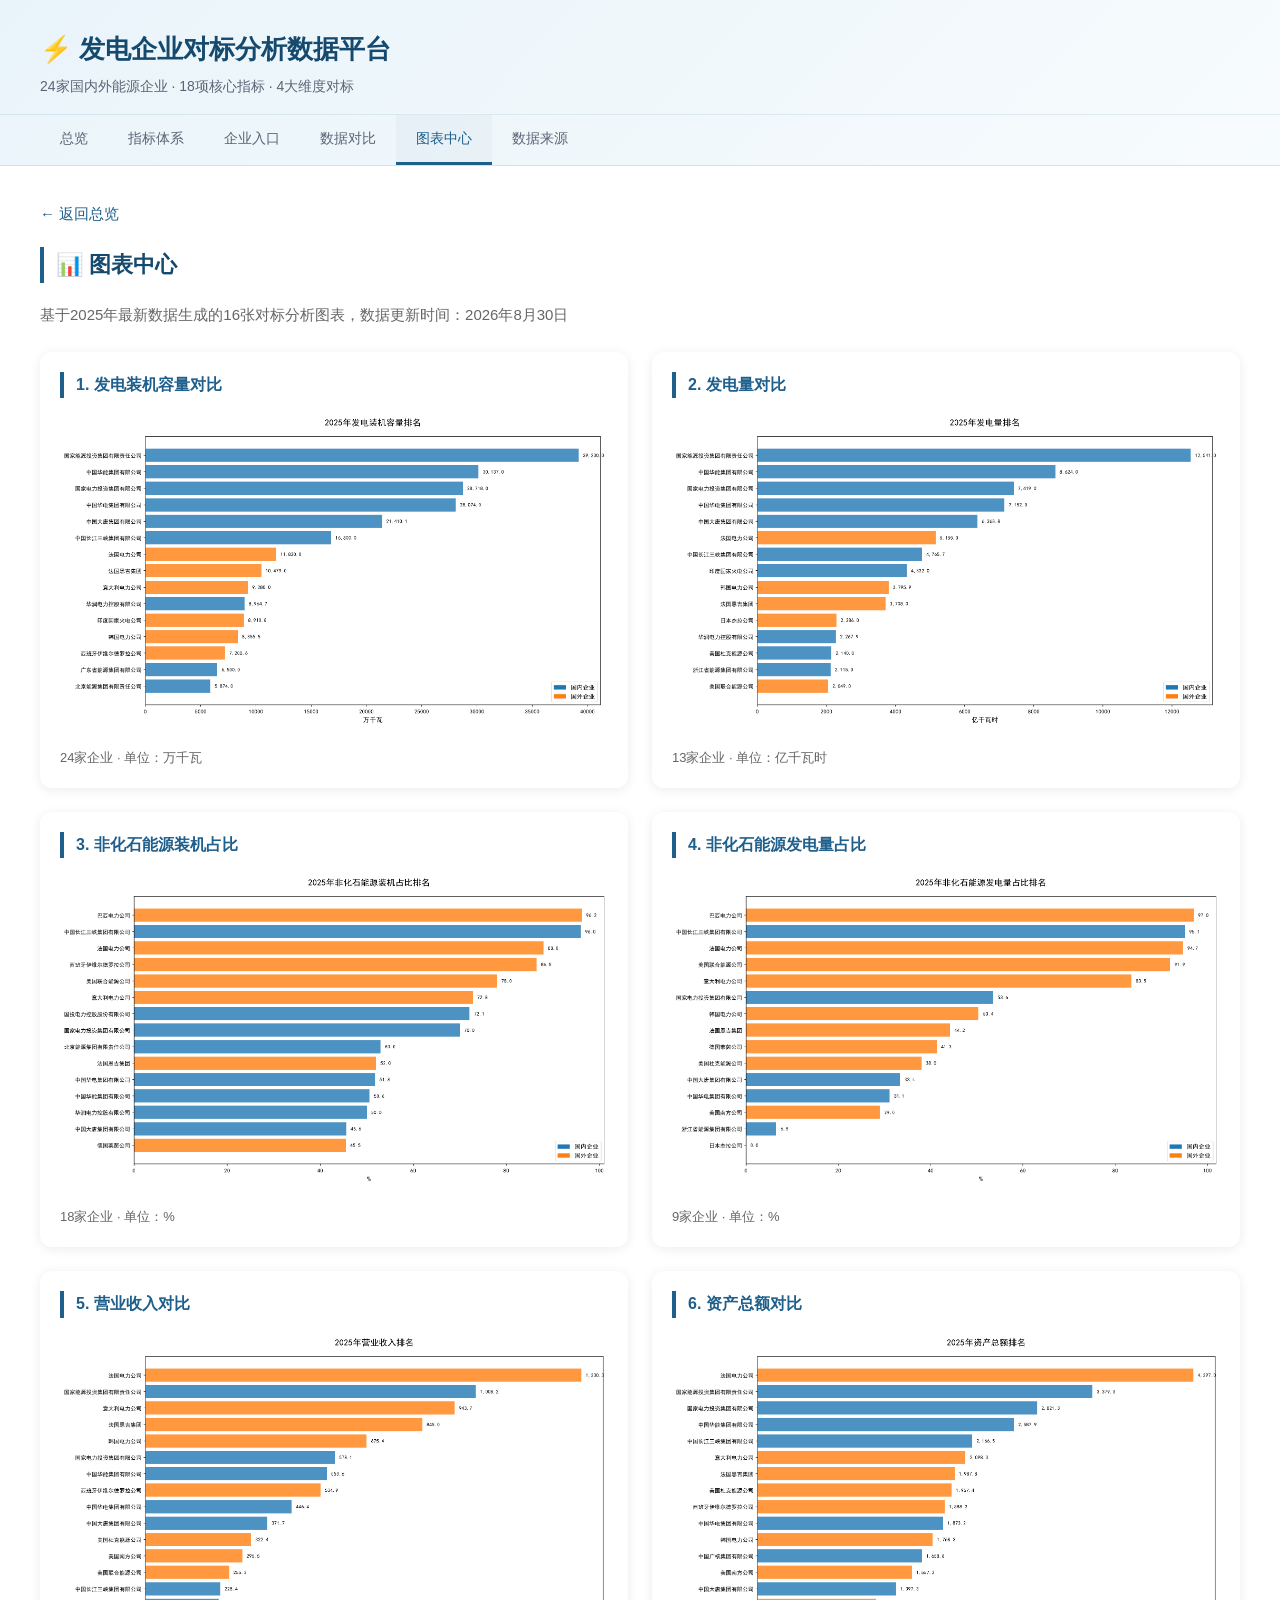
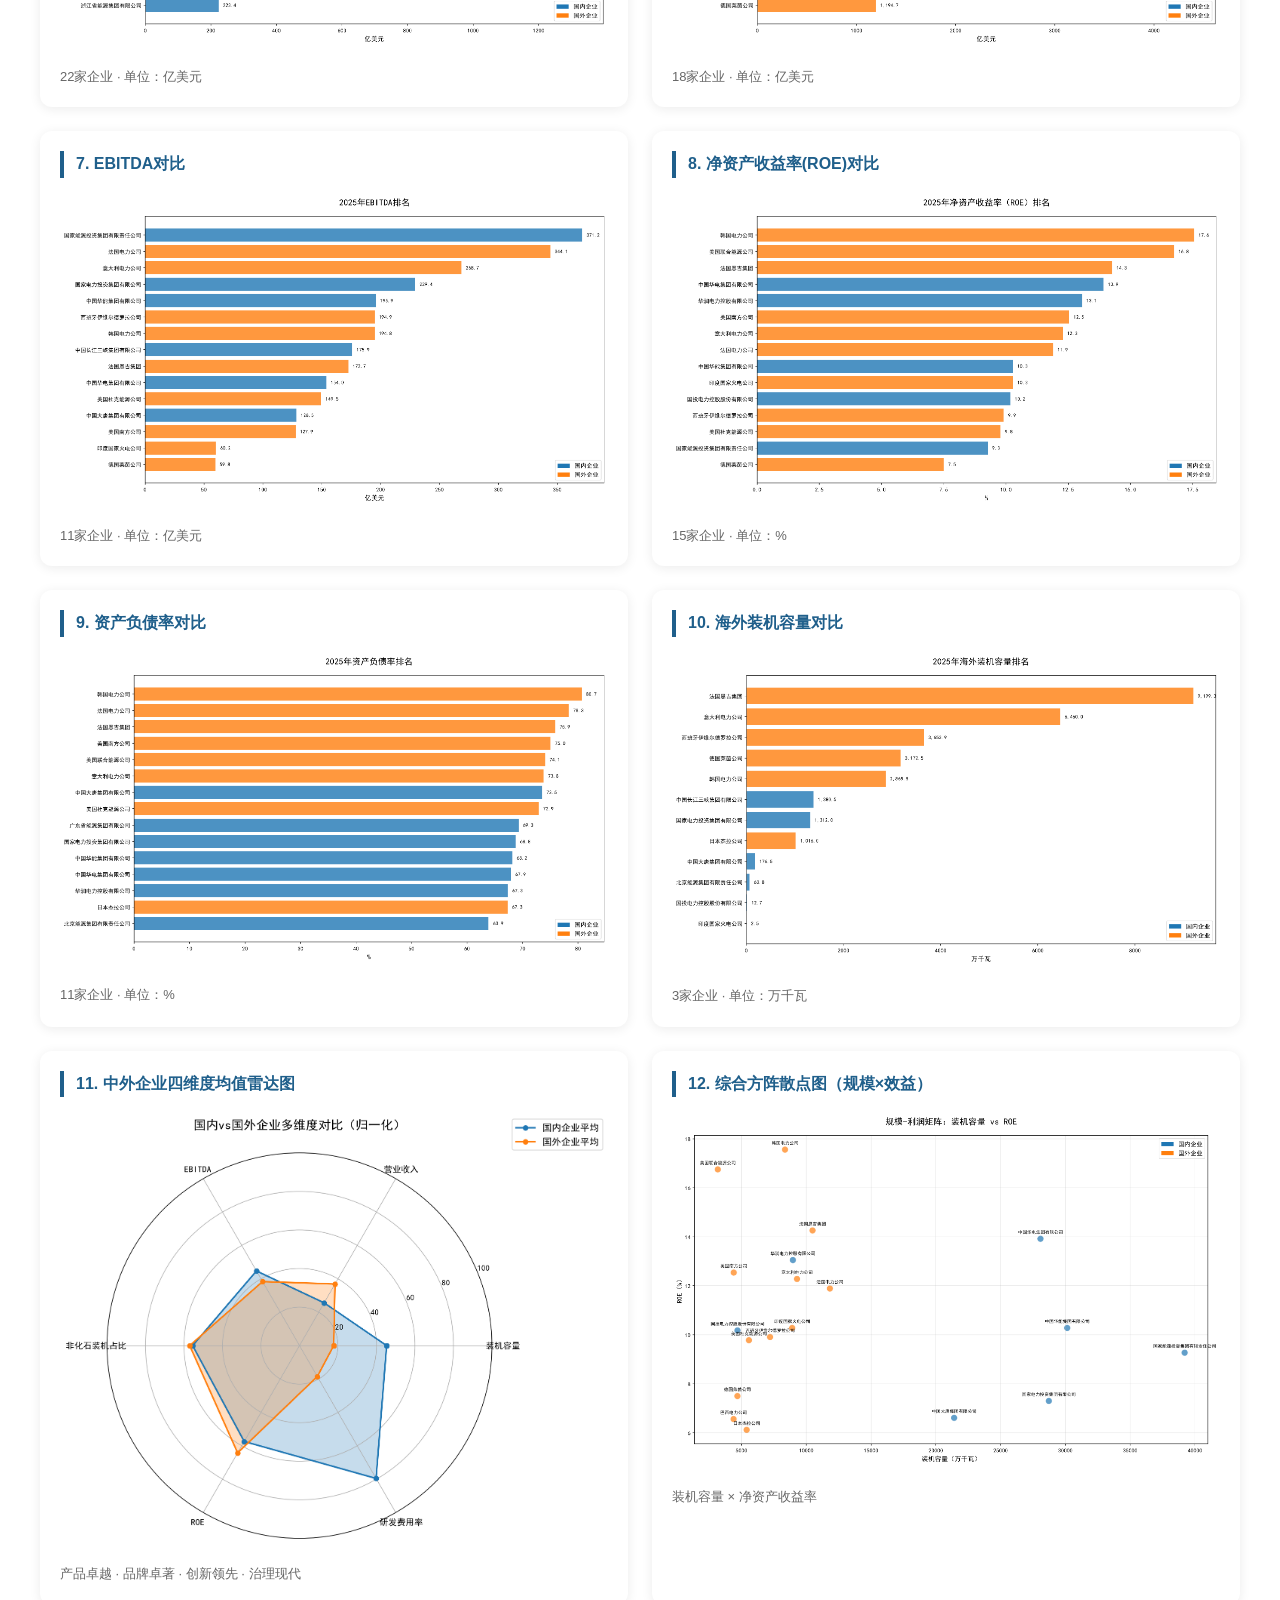
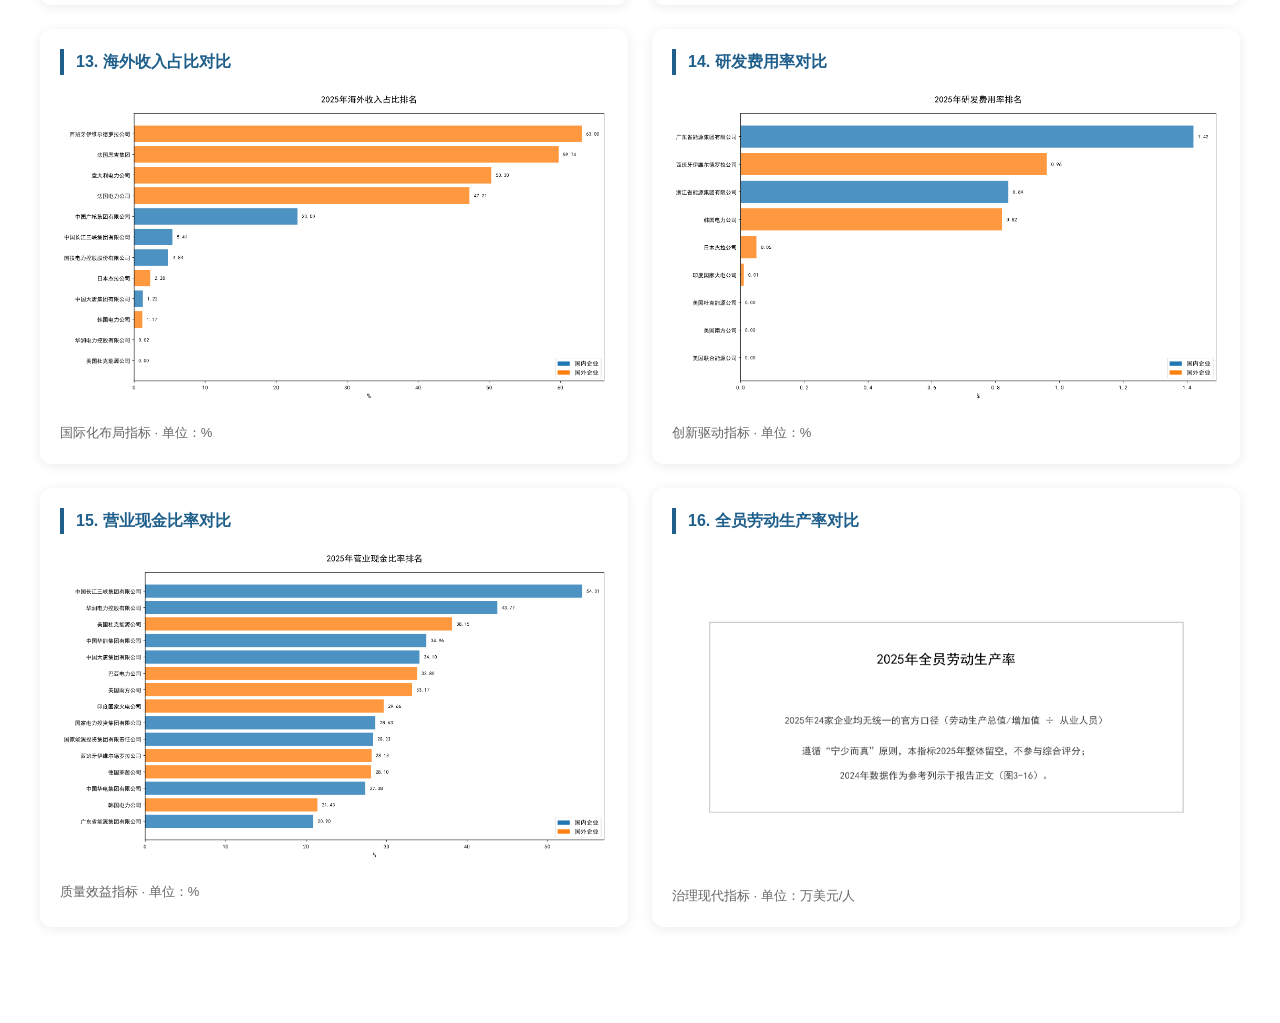
<file: charts.html>
﻿<!DOCTYPE html>
<html lang="zh-CN">
<head>
  <meta charset="UTF-8">
  <meta name="viewport" content="width=device-width, initial-scale=1.0">
  <title>图表中心 - 发电企业对标分析数据平台</title>
  <link rel="stylesheet" href="css/style.css">
  <style>
    .charts-grid { display: grid; grid-template-columns: repeat(auto-fit, minmax(500px, 1fr)); gap: 24px; margin-top: 24px; }
    .chart-card { background: #fff; border-radius: 12px; padding: 20px; box-shadow: 0 2px 12px rgba(0,0,0,0.08); }
    .chart-card h3 { margin: 0 0 16px 0; font-size: 16px; color: #1f5f8b; border-left: 4px solid #1f5f8b; padding-left: 12px; }
    .chart-card img { width: 100%; height: auto; border-radius: 8px; }
    .chart-meta { margin-top: 12px; font-size: 13px; color: #666; }
    .back-link { display: inline-block; margin-bottom: 20px; color: #1f5f8b; text-decoration: none; font-weight: 500; }
    .back-link:hover { text-decoration: underline; }
  </style>
</head>
<body>
  <header class="site-header">
    <div class="header-content">
      <h1 class="site-title">⚡ 发电企业对标分析数据平台</h1>
      <p class="site-subtitle">24家国内外能源企业 · 18项核心指标 · 4大维度对标</p>
    </div>
    <nav class="main-nav">
      <a href="index.html" class="nav-link">总览</a>
      <a href="index.html#indicators" class="nav-link">指标体系</a>
      <a href="index.html#companies" class="nav-link">企业入口</a>
      <a href="index.html#comparison" class="nav-link">数据对比</a>
      <a href="charts.html" class="nav-link active">图表中心</a>
      <a href="data_sources.html" class="nav-link">数据来源</a>
    </nav>
  </header>

  <main class="main-content">
    <section class="section">
      <a href="index.html" class="back-link">← 返回总览</a>
      <h2 class="section-title">📊 图表中心</h2>
      <p style="color: #666; margin-bottom: 8px;">基于2025年最新数据生成的16张对标分析图表，数据更新时间：2026年8月30日</p>
      
      <div class="charts-grid">
        <div class="chart-card">
          <h3>1. 发电装机容量对比</h3>
          <img src="charts/01_installed_capacity_2025.png" alt="发电装机容量对比">
          <div class="chart-meta">24家企业 · 单位：万千瓦</div>
        </div>
        <div class="chart-card">
          <h3>2. 发电量对比</h3>
          <img src="charts/02_power_generation_2025.png" alt="发电量对比">
          <div class="chart-meta">13家企业 · 单位：亿千瓦时</div>
        </div>
        <div class="chart-card">
          <h3>3. 非化石能源装机占比</h3>
          <img src="charts/03_non_fossil_capacity_ratio_2025.png" alt="非化石能源装机占比">
          <div class="chart-meta">18家企业 · 单位：%</div>
        </div>
        <div class="chart-card">
          <h3>4. 非化石能源发电量占比</h3>
          <img src="charts/04_non_fossil_generation_ratio_2025.png" alt="非化石能源发电量占比">
          <div class="chart-meta">9家企业 · 单位：%</div>
        </div>
        <div class="chart-card">
          <h3>5. 营业收入对比</h3>
          <img src="charts/05_revenue_2025.png" alt="营业收入对比">
          <div class="chart-meta">22家企业 · 单位：亿美元</div>
        </div>
        <div class="chart-card">
          <h3>6. 资产总额对比</h3>
          <img src="charts/06_total_assets_2025.png" alt="资产总额对比">
          <div class="chart-meta">18家企业 · 单位：亿美元</div>
        </div>
        <div class="chart-card">
          <h3>7. EBITDA对比</h3>
          <img src="charts/07_ebitda_2025.png" alt="EBITDA对比">
          <div class="chart-meta">11家企业 · 单位：亿美元</div>
        </div>
        <div class="chart-card">
          <h3>8. 净资产收益率(ROE)对比</h3>
          <img src="charts/08_roe_2025.png" alt="ROE对比">
          <div class="chart-meta">15家企业 · 单位：%</div>
        </div>
        <div class="chart-card">
          <h3>9. 资产负债率对比</h3>
          <img src="charts/09_debt_ratio_2025.png" alt="资产负债率对比">
          <div class="chart-meta">11家企业 · 单位：%</div>
        </div>
        <div class="chart-card">
          <h3>10. 海外装机容量对比</h3>
          <img src="charts/10_overseas_capacity_2025.png" alt="海外装机容量对比">
          <div class="chart-meta">3家企业 · 单位：万千瓦</div>
        </div>
        <div class="chart-card">
          <h3>11. 中外企业四维度均值雷达图</h3>
          <img src="charts/11_radar_dimension_comparison.png" alt="维度雷达图">
          <div class="chart-meta">产品卓越 · 品牌卓著 · 创新领先 · 治理现代</div>
        </div>
        <div class="chart-card">
          <h3>12. 综合方阵散点图（规模×效益）</h3>
          <img src="charts/12_scatter_scale_profit_matrix.png" alt="综合方阵散点图">
          <div class="chart-meta">装机容量 × 净资产收益率</div>
        </div>
        <div class="chart-card">
          <h3>13. 海外收入占比对比</h3>
          <img src="charts/13_overseas_revenue_ratio_2025.png" alt="海外收入占比对比">
          <div class="chart-meta">国际化布局指标 · 单位：%</div>
        </div>
        <div class="chart-card">
          <h3>14. 研发费用率对比</h3>
          <img src="charts/14_rd_intensity_2025.png" alt="研发费用率对比">
          <div class="chart-meta">创新驱动指标 · 单位：%</div>
        </div>
        <div class="chart-card">
          <h3>15. 营业现金比率对比</h3>
          <img src="charts/15_operating_cash_ratio_2025.png" alt="营业现金比率对比">
          <div class="chart-meta">质量效益指标 · 单位：%</div>
        </div>
        <div class="chart-card">
          <h3>16. 全员劳动生产率对比</h3>
          <img src="charts/16_labor_productivity_2025.png" alt="全员劳动生产率对比">
          <div class="chart-meta">治理现代指标 · 单位：万美元/人</div>
        </div>
      </div>
    </section>
  </main>
</body>
</html>
</file>
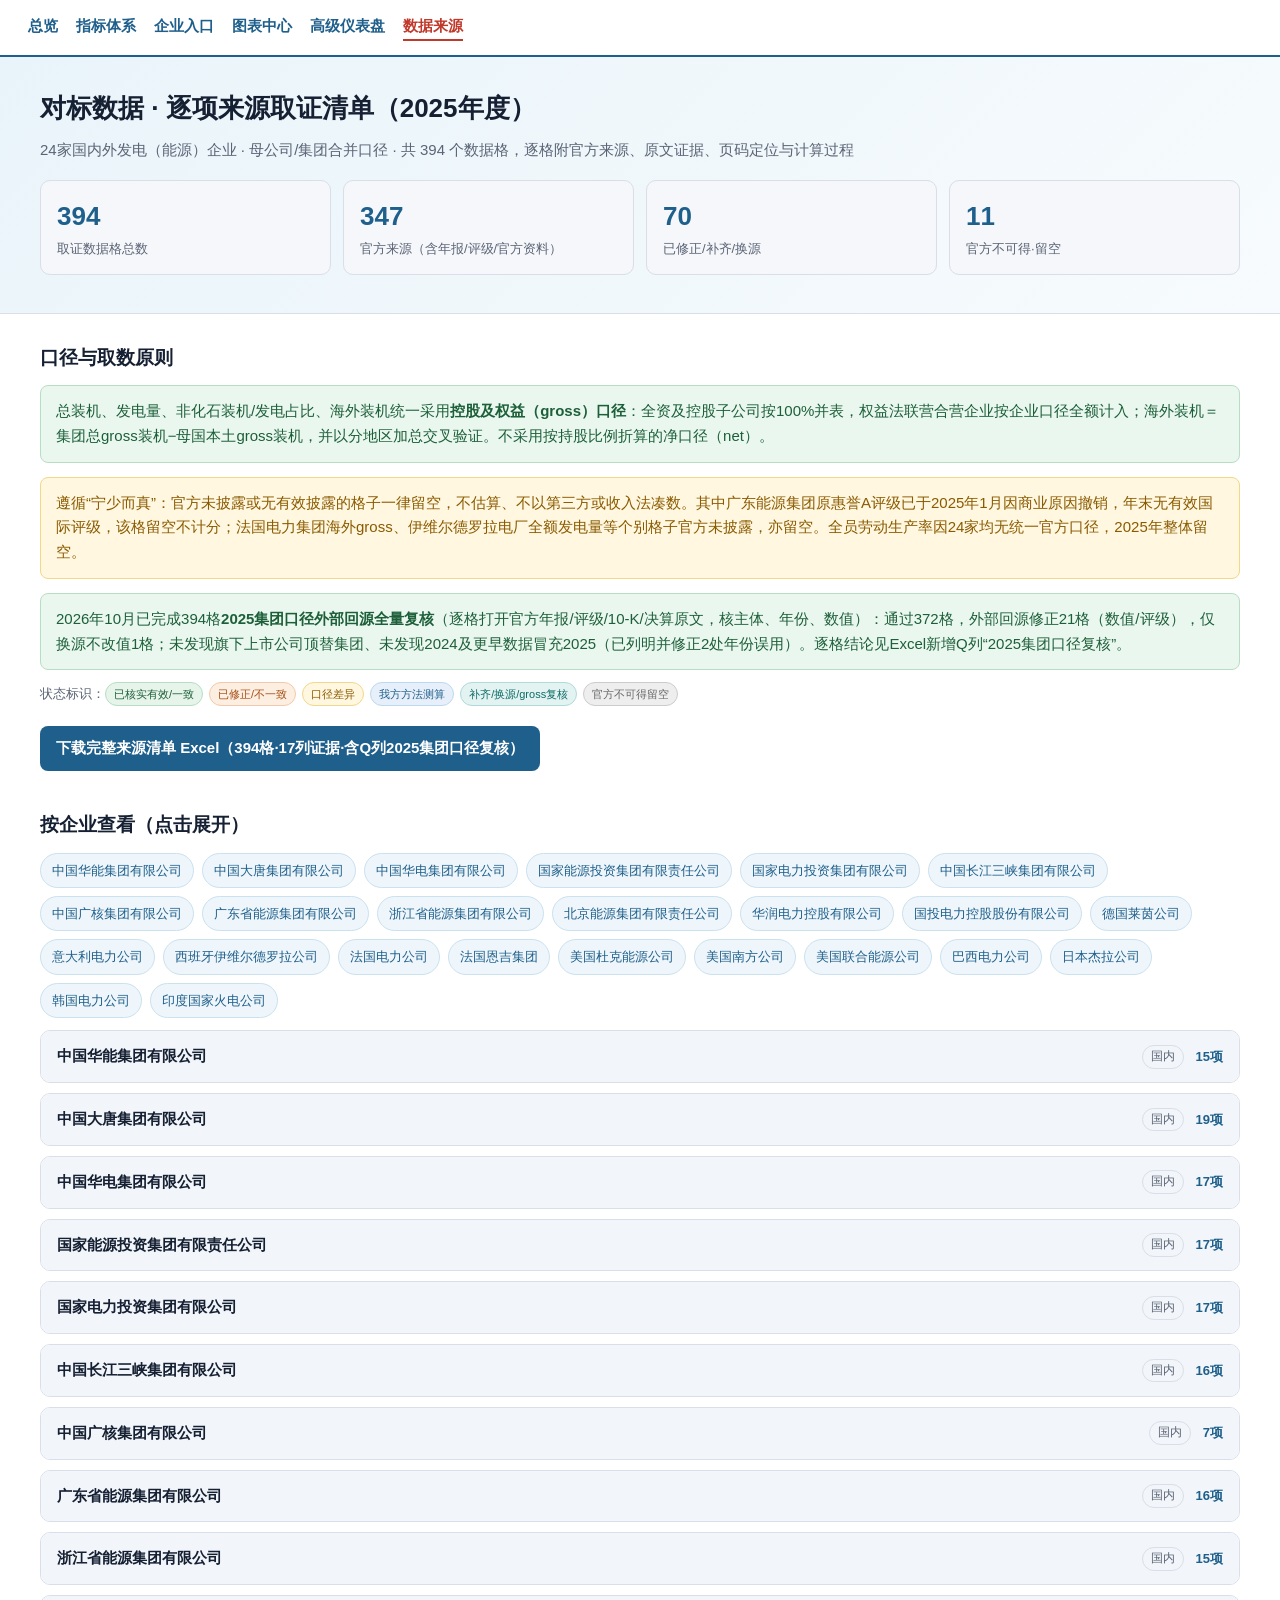
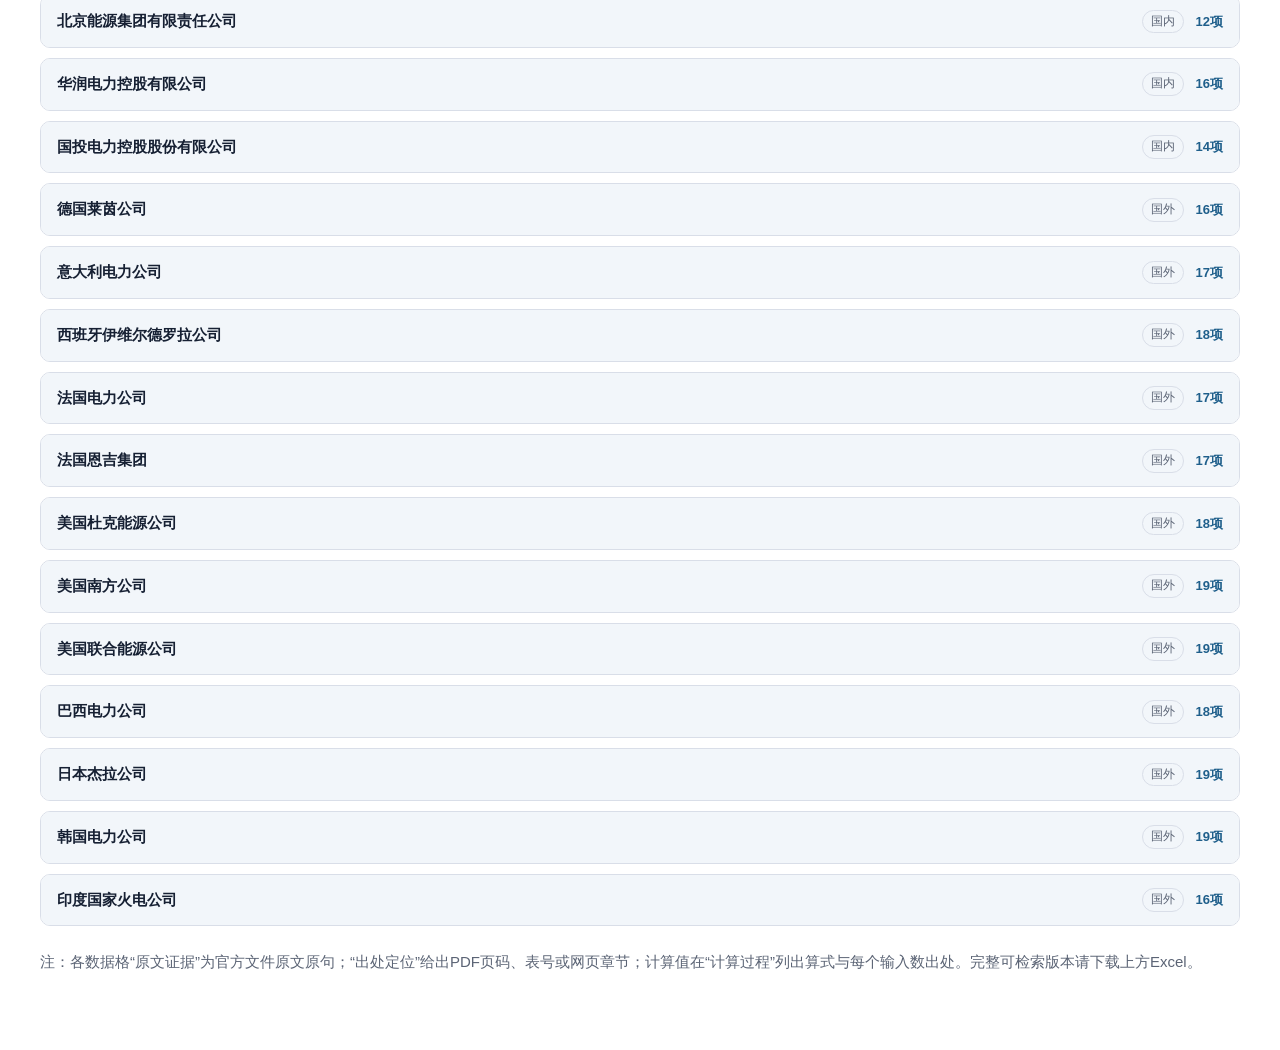
<file: data_sources.html>
<!doctype html>
<html lang="zh-CN"><head><meta charset="utf-8">
<meta name="viewport" content="width=device-width, initial-scale=1">
<title>对标数据逐项来源取证清单</title>
<style>
:root{--ink:#162033;--muted:#5b6475;--line:#d9dee8;--soft:#f5f7fb;--brand:#1f5f8b;}
*{box-sizing:border-box}
body{margin:0;color:var(--ink);font:15px/1.65 -apple-system,BlinkMacSystemFont,"Segoe UI","Microsoft YaHei",Arial,sans-serif;background:#fff}
.main-nav{display:flex;flex-wrap:wrap;gap:18px;padding:14px 28px;background:#fff;border-bottom:2px solid var(--brand);position:sticky;top:0;z-index:10}
.main-nav a{color:var(--brand);text-decoration:none;font-weight:600;font-size:15px}
.main-nav a.active{color:#c0392b;border-bottom:2px solid #c0392b}
header{padding:30px 40px 20px;background:linear-gradient(135deg,#e9f4fa,#f7fbfd);border-bottom:1px solid var(--line)}
h1{margin:0 0 8px;font-size:26px}
h2{margin:28px 0 12px;font-size:19px}
main{padding:0 40px 60px;max-width:1500px;margin:0 auto}
a{color:var(--brand)}
.note{margin:14px 0;padding:13px 15px;background:#fff7df;border:1px solid #f1d88a;color:#8a5a00;border-radius:8px}
.rule{margin:10px 0;padding:13px 15px;background:#eaf7ef;border:1px solid #b7dec4;color:#1d5f39;border-radius:8px}
.stats{display:grid;grid-template-columns:repeat(auto-fit,minmax(150px,1fr));gap:12px;margin:18px 0}
.stat{background:var(--soft);border:1px solid var(--line);border-radius:10px;padding:14px 16px}
.stat .n{font-size:26px;font-weight:700;color:var(--brand)}
.stat .l{font-size:13px;color:var(--muted)}
.chips{display:flex;flex-wrap:wrap;gap:8px;margin:12px 0}
.chip{display:inline-block;padding:6px 11px;background:#eef6fb;border:1px solid #cae1ef;border-radius:999px;font-size:13px;text-decoration:none}
details.company{margin:10px 0;border:1px solid var(--line);border-radius:10px;overflow:hidden}
details.company summary{cursor:pointer;padding:13px 16px;background:#f2f6fa;font-weight:700;display:flex;gap:12px;align-items:center}
details.company summary .cname{flex:1}
details.company summary .ctype{font-size:12px;color:var(--muted);font-weight:500;border:1px solid var(--line);padding:1px 8px;border-radius:999px}
details.company summary .ccount{font-size:13px;color:var(--brand)}
table{width:100%;border-collapse:collapse;table-layout:fixed;font-size:13px}
th,td{border:1px solid var(--line);padding:8px 9px;vertical-align:top;word-break:break-word;line-height:1.5}
th{background:#edf3f8;text-align:left}
tbody tr:nth-child(even){background:#fbfcfe}
.ind{font-weight:600}
.dimtag{display:block;font-size:11px;color:var(--muted);font-weight:400}
.val{text-align:center;white-space:nowrap}
.val .unit{color:var(--muted);font-size:12px}
.blank{color:#999;font-weight:400}
.src a{display:block;font-size:12px;word-break:break-all}
.tag{display:inline-block;font-size:11px;background:#eee;border:1px solid var(--line);border-radius:4px;padding:0 5px;margin-bottom:3px;color:#3d4655}
.st{margin-top:5px}
.badge{display:inline-block;font-size:11px;padding:2px 8px;border-radius:999px;margin:2px 0;white-space:normal}
.b-green{background:#e6f4ea;color:#1d5f39;border:1px solid #b7dec4}
.b-orange{background:#fdeee2;color:#a34d12;border:1px solid #f3c9a8}
.b-yellow{background:#fff7df;color:#8a5a00;border:1px solid #f1d88a}
.b-blue{background:#e7f0fa;color:#1f5f8b;border:1px solid #bcd8ee}
.b-teal{background:#e2f3f2;color:#0f6b66;border:1px solid #aedad9}
.b-gray{background:#eee;color:#666;border:1px solid #ccc}
.ev{}
.loc{color:var(--muted);font-size:12px;margin-top:4px}
.calc{margin-top:5px;padding:6px 8px;background:#f7f9fc;border-left:3px solid #bcd8ee;border-radius:0 4px 4px 0;font-size:12px;color:#33415c}
.act{font-size:12px;color:#a34d12;margin-top:4px}
.legend{font-size:13px;color:var(--muted);margin:8px 0}
.legend .badge{margin-right:6px}
.dl{display:inline-block;margin:10px 0;padding:10px 16px;background:var(--brand);color:#fff!important;border-radius:8px;text-decoration:none;font-weight:600}
</style></head><body>
<nav class="main-nav">
  <a href="index.html">总览</a>
  <a href="index.html#indicators">指标体系</a>
  <a href="index.html#companies">企业入口</a>
  <a href="charts.html">图表中心</a>
  <a href="dashboard.html">高级仪表盘</a>
  <a href="data_sources.html" class="active">数据来源</a>
</nav>
<header>
<h1>对标数据 · 逐项来源取证清单（2025年度）</h1>
<div class="small" style="color:var(--muted)">24家国内外发电（能源）企业 · 母公司/集团合并口径 · 共 394 个数据格，逐格附官方来源、原文证据、页码定位与计算过程</div>
<div class="stats">
<div class="stat"><div class="n">394</div><div class="l">取证数据格总数</div></div>
<div class="stat"><div class="n">347</div><div class="l">官方来源（含年报/评级/官方资料）</div></div>
<div class="stat"><div class="n">70</div><div class="l">已修正/补齐/换源</div></div>
<div class="stat"><div class="n">11</div><div class="l">官方不可得·留空</div></div>
</div>
</header>
<main>
<h2>口径与取数原则</h2>
<div class="rule">总装机、发电量、非化石装机/发电占比、海外装机统一采用<b>控股及权益（gross）口径</b>：全资及控股子公司按100%并表，权益法联营合营企业按企业口径全额计入；海外装机＝集团总gross装机−母国本土gross装机，并以分地区加总交叉验证。不采用按持股比例折算的净口径（net）。</div>
<div class="note">遵循“宁少而真”：官方未披露或无有效披露的格子一律留空，不估算、不以第三方或收入法凑数。其中广东能源集团原惠誉A评级已于2025年1月因商业原因撤销，年末无有效国际评级，该格留空不计分；法国电力集团海外gross、伊维尔德罗拉电厂全额发电量等个别格子官方未披露，亦留空。全员劳动生产率因24家均无统一官方口径，2025年整体留空。</div>
<div class="rule">2026年10月已完成394格<b>2025集团口径外部回源全量复核</b>（逐格打开官方年报/评级/10-K/决算原文，核主体、年份、数值）：通过372格，外部回源修正21格（数值/评级），仅换源不改值1格；未发现旗下上市公司顶替集团、未发现2024及更早数据冒充2025（已列明并修正2处年份误用）。逐格结论见Excel新增Q列“2025集团口径复核”。</div>
<div class="legend">状态标识：<span class="badge b-green">已核实有效/一致</span><span class="badge b-orange">已修正/不一致</span><span class="badge b-yellow">口径差异</span><span class="badge b-blue">我方方法测算</span><span class="badge b-teal">补齐/换源/gross复核</span><span class="badge b-gray">官方不可得留空</span></div>
<a class="dl" href="2025逐项来源清单.xlsx" download>下载完整来源清单 Excel（394格·17列证据·含Q列2025集团口径复核）</a>
<h2>按企业查看（点击展开）</h2>
<div class="chips"><a class="chip" href="#c0">中国华能集团有限公司</a><a class="chip" href="#c1">中国大唐集团有限公司</a><a class="chip" href="#c2">中国华电集团有限公司</a><a class="chip" href="#c3">国家能源投资集团有限责任公司</a><a class="chip" href="#c4">国家电力投资集团有限公司</a><a class="chip" href="#c5">中国长江三峡集团有限公司</a><a class="chip" href="#c6">中国广核集团有限公司</a><a class="chip" href="#c7">广东省能源集团有限公司</a><a class="chip" href="#c8">浙江省能源集团有限公司</a><a class="chip" href="#c9">北京能源集团有限责任公司</a><a class="chip" href="#c10">华润电力控股有限公司</a><a class="chip" href="#c11">国投电力控股股份有限公司</a><a class="chip" href="#c12">德国莱茵公司</a><a class="chip" href="#c13">意大利电力公司</a><a class="chip" href="#c14">西班牙伊维尔德罗拉公司</a><a class="chip" href="#c15">法国电力公司</a><a class="chip" href="#c16">法国恩吉集团</a><a class="chip" href="#c17">美国杜克能源公司</a><a class="chip" href="#c18">美国南方公司</a><a class="chip" href="#c19">美国联合能源公司</a><a class="chip" href="#c20">巴西电力公司</a><a class="chip" href="#c21">日本杰拉公司</a><a class="chip" href="#c22">韩国电力公司</a><a class="chip" href="#c23">印度国家火电公司</a></div>
<details class="company" id="c0">
<summary><span class="cname">中国华能集团有限公司</span><span class="ctype">国内</span><span class="ccount">15项</span></summary>
<table>
<thead><tr><th style="width:13%">指标</th><th style="width:9%">2025数值</th><th style="width:20%">来源 / 核实状态</th><th style="width:42%">原文证据 · 出处 · 计算过程</th><th style="width:16%">核对结果 / 处理</th></tr></thead>
<tbody><tr><td class="ind"><span class="dimtag">绿色低碳</span>发电装机容量</td><td class="val"><b>30137</b> <span class="unit">万千瓦</span></td><td class="src"><span class="tag">官方</span><a href="https://pdf.dfcfw.com/pdf/H2_AN202606261824720227_1.pdf" target="_blank" rel="noopener">华能集团2026跟踪评级报告(联合资信)</a><div class="st"><span class="badge b-green">已核实有效</span></div></td><td class="wide"><div class="ev">评级第4页原文：“截至2025年底，公司在中国三十一个省、市、自治区以及境外拥有全资及控股电厂装机容量共计30137万千瓦，煤炭产能12360万吨/年……2025年公司完成发电量8624亿千瓦时”。第10页图表4：火电14884/水电3010/风电5456/光伏6767/核电20。官网“境内外全资及控股电厂装机容量达3.01亿千瓦”。</div><div class="loc">出处：rating.pdf 第4页、第9页、第10页图表4（电力业务运营情况，公司提供）；chng官网电力产业页。</div><div class="calc">直接披露：评级p4“全资及控股电厂装机容量共计30137万千瓦”；分项校核（p10）14884+3010+5456+6767+20=30137。</div></td><td class="tail"><div><span class="badge b-green" title="2026年10月逐格打开官方URL/年报/评级回源复核">2025集团口径复核：通过</span></div><div><span class="badge b-green">一致</span></div><div class="act">处理：保持</div></td></tr><tr><td class="ind"><span class="dimtag">绿色低碳</span>非化石能源装机占比</td><td class="val"><b>50.61</b> <span class="unit">%</span></td><td class="src"><span class="tag">官方</span><a href="https://pdf.dfcfw.com/pdf/H2_AN202606261824720227_1.pdf" target="_blank" rel="noopener">华能集团2026跟踪评级报告(p9清洁能源装机占比50.61%；p10图表4分电源装机)</a><div class="st"><span class="badge b-teal">已换官方源</span></div></td><td class="wide"><div class="ev">评级第10页图表4（2025装机）：火电14884（49.39%，含燃气）、水电3010（9.99%）、风电5456（18.10%）、光伏6767（22.45%）、核电20（0.07%）。第9页：“截至2025年底，公司清洁能源装机容量占比为50.61%（较2024年底提升4.03个百分点）”。官网“低碳清洁能源装机占比56.63%”含燃气（天然气属化石）。</div><div class="loc">出处：rating.pdf 第9页、第10页图表4；chng官网 us-ent.html 与电力产业页（56.63%为“低碳清洁能源”口径）。</div><div class="calc">（水3010+风5456+光6767+核20）万千瓦（评级p10图表4）=15253 ÷ 控股装机30137（评级p4/p10）=50.61%；p9原文“清洁能源装机占比50.61%”。燃气在火电14884内、属化石不计入。</div></td><td class="tail"><div><span class="badge b-green" title="2026年10月逐格打开官方URL/年报/评级回源复核">2025集团口径复核：通过</span></div><div><span class="badge b-yellow">口径差异</span></div><div class="act">处理：已修正（56.6%→50.61%）+已换源（官网→评级报告）</div></td></tr><tr><td class="ind"><span class="dimtag">品牌卓著</span>资产总额</td><td class="val"><b>2587.91</b> <span class="unit">亿美元</span></td><td class="src"><span class="tag">官方</span><a href="https://pdf.dfcfw.com/pdf/H2_AN202606261824720227_1.pdf" target="_blank" rel="noopener">华能集团2026跟踪评级报告(p5合并资产总额18089.52亿元)/上交所审计报告</a><div class="st"><span class="badge b-orange">已核实·已修正</span></div></td><td class="wide"><div class="ev">审计合并资产负债表“负债和所有者权益总计1,808,951,902,155.14元”=18089.52亿元；评级第5页主要财务数据·合并口径“资产总额18089.52亿元”。</div><div class="loc">出处：audit.pdf 合并资产负债表（报表第2页）；rating.pdf 第5页主要财务数据·合并口径。</div><div class="calc">18089.52亿元（审计报表第2页负债和所有者权益总计1,808,951,902,155.14元；评级p5）÷6.99（2026/1/1锁定汇率）=2587.91亿美元。</div></td><td class="tail"><div><span class="badge b-green" title="2026年10月逐格打开官方URL/年报/评级回源复核">2025集团口径复核：通过</span></div><div><span class="badge b-yellow">口径差异</span></div><div class="act">处理：已修正（2584.22→2587.91）</div></td></tr><tr><td class="ind"><span class="dimtag">绿色低碳</span>发电量</td><td class="val"><b>8624</b> <span class="unit">亿千瓦时</span></td><td class="src"><span class="tag">官方</span><a href="https://pdf.dfcfw.com/pdf/H2_AN202606261824720227_1.pdf" target="_blank" rel="noopener">华能集团2026跟踪评级报告</a><div class="st"><span class="badge b-green">已核实有效</span></div></td><td class="wide"><div class="ev">评级第4页“2025年公司完成发电量8624亿千瓦时”；第10页图表4发电量2025=8624（2024=8552）；第9页“2025年公司完成国内发电量8624亿千瓦时”。</div><div class="loc">出处：rating.pdf 第4页、第9页、第10页图表4。</div><div class="calc">直接披露：评级p4/p9“2025年完成发电量8624亿千瓦时”（国内口径），非计算。</div></td><td class="tail"><div><span class="badge b-green" title="2026年10月逐格打开官方URL/年报/评级回源复核">2025集团口径复核：通过</span></div><div><span class="badge b-green">一致</span></div><div class="act">处理：保持</div></td></tr><tr><td class="ind"><span class="dimtag">效益领先</span>净资产收益率</td><td class="val"><b>10.28</b> <span class="unit">%</span></td><td class="src"><span class="tag">官方</span><a href="http://www.sse.com.cn/disclosure/bond/announcement/company/c/new/2026-04-30/241013_20260430_J401.pdf" target="_blank" rel="noopener">上交所华能集团2025年度审计报告(合并三表归母口径)/评级报告</a><div class="st"><span class="badge b-orange">已核实·已修正</span></div></td><td class="wide"><div class="ev">审计合并利润表“归属于母公司所有者的净利润19,742,511,479.00元”=197.43亿（合并净利润452.06亿、少数股东损益254.63亿）；合并资产负债表“归属于母公司所有者权益合计192,117,977,556.73元”=1921.18亿（期初1734.64亿）。</div><div class="loc">出处：audit.pdf 合并利润表（报表第5页）、合并资产负债表（报表第2页）；评级p13图表10、p16附件2-1、p18公式。</div><div class="calc">197.43亿元（审计报表第5页归母净利19,742,511,479.00元）÷1921.18亿元（审计报表第2页归母权益192,117,977,556.73元，期末）=10.28%。（全部口径7.85%、加权归母10.80%）</div></td><td class="tail"><div><span class="badge b-green" title="2026年10月逐格打开官方URL/年报/评级回源复核">2025集团口径复核：通过</span></div><div><span class="badge b-orange">不一致</span></div><div class="act">处理：已修正（19.04%→10.28%，归母期末口径）</div></td></tr><tr><td class="ind"><span class="dimtag">治理现代</span>资产负债率</td><td class="val"><b>68.15</b> <span class="unit">%</span></td><td class="src"><span class="tag">官方</span><a href="https://pdf.dfcfw.com/pdf/H2_AN202606261824720227_1.pdf" target="_blank" rel="noopener">华能集团2026跟踪评级报告</a><div class="st"><span class="badge b-green">已核实有效</span></div></td><td class="wide"><div class="ev">评级第5页主要财务数据·合并口径“资产负债率68.15%”（2024年68.75%、2026Q1 68.70%）。审计：所有者权益合计5761.62亿、资产总计18089.52亿。</div><div class="loc">出处：rating.pdf 第5页、第16页；公式见第18页（资产负债率=负债总额/资产总计）；audit.pdf 合并资产负债表（报表第2页）。</div><div class="calc">直接披露：评级p5=68.15%；复算=负债总额12327.91亿（=资产18089.52−权益5761.62，审计报表第2页）÷资产总计18089.52亿=68.15%。</div></td><td class="tail"><div><span class="badge b-green" title="2026年10月逐格打开官方URL/年报/评级回源复核">2025集团口径复核：通过</span></div><div><span class="badge b-green">一致</span></div><div class="act">处理：保持</div></td></tr><tr><td class="ind"><span class="dimtag">品牌卓著</span>国际信用评级</td><td class="val"><b>A2/A-/A-</b> <span class="unit">--</span></td><td class="src"><span class="tag">官方</span><a href="https://www.fitchratings.com/research/zh-cn/corporate-finance/fitch-affirms-huaneng-group-huaneng-international-at-a-23-11-2025" target="_blank" rel="noopener">联合资信2026跟踪评级报告(国内主体AAA)；国际评级：穆迪2025-05-27确认A2、标普2025-09-27首次A-、惠誉2025-11-23确认A-（均稳定）</a><div class="st"><span class="badge b-teal">已换官方源</span></div></td><td class="wide"><div class="ev">穆迪：2025-05-27确认中国华能A2、展望稳定；标普：2025-09-27首次评级A-、稳定；惠誉：2025-11-23官方《Fitch Affirms Huaneng Group and Huaneng International at &#x27;A-&#x27;》确认中国华能长期外币发行人主体评级A-、稳定。2026年穆迪6-24升A1、惠誉6-4升A，均不计入2025。原URL=moodys.com首页系乱挂。</div><div class="loc">出处：惠誉官网评级行动评论2025-11-23（英文原文2025-11-19，fitchratings.com）；穆迪2025-05-27评级行动；标普2025-09-27；华能官网新闻稿。</div><div class="calc">直接披露（2025-12-31时点三家机构公告）：穆迪A2、标普A-、惠誉A-，均稳定；非计算。</div></td><td class="tail"><div><span class="badge b-green" title="2026年10月逐格打开官方URL/年报/评级回源复核">2025集团口径复核：通过</span></div><div><span class="badge b-orange">不一致</span></div><div class="act">处理：已修正（A2/A-/A→A2/A-/A-）+已换源（首页→惠誉公告）</div></td></tr><tr><td class="ind"><span class="dimtag">治理现代</span>营业现金比率</td><td class="val"><b>34.96</b> <span class="unit">%</span></td><td class="src"><span class="tag">官方</span><a href="https://pdf.dfcfw.com/pdf/H2_AN202606261824720227_1.pdf" target="_blank" rel="noopener">华能集团2026跟踪评级报告</a><div class="st"><span class="badge b-green">已核实有效</span></div></td><td class="wide"><div class="ev">审计合并利润表“营业收入376,969,614,179.69元”=3769.70亿元；评级第5页“经营性净现金流1317.92亿元”（2026Q1 263.82亿）。</div><div class="loc">出处：audit.pdf 合并利润表（报表第5页）；rating.pdf 第5页、第16页附件2-1。</div><div class="calc">1317.92亿元（评级p5经营活动现金流量净额）÷3769.70亿元（审计报表第5页营业收入376,969,614,179.69元）=34.96%。</div></td><td class="tail"><div><span class="badge b-green" title="2026年10月逐格打开官方URL/年报/评级回源复核">2025集团口径复核：通过</span></div><div><span class="badge b-green">一致</span></div><div class="act">处理：保持（口径=经营现金净流量/营业收入，非营业总收入）</div></td></tr><tr><td class="ind"><span class="dimtag">安全绿色</span>营业收入</td><td class="val"><b>553.63</b> <span class="unit">亿美元</span></td><td class="src"><span class="tag">官方</span><a href="https://pdf.dfcfw.com/pdf/H2_AN202606261824720227_1.pdf" target="_blank" rel="noopener">华能集团2026跟踪评级报告(营业总收入3869.87亿元)</a><div class="st"><span class="badge b-green">已核实有效</span></div></td><td class="wide"><div class="ev">审计合并利润表“营业总收入386,987,017,001.37元”=3869.87亿元；其中“营业收入376,969,614,179.69元”=3769.70亿（差额约100亿为华能资本利息收入/已赚保费/手续费）。评级第5页营业总收入3869.87。</div><div class="loc">出处：audit.pdf 合并利润表（报表第5页）；rating.pdf 第5页。</div><div class="calc">3869.87亿元（审计报表第5页营业总收入386,987,017,001.37元；评级p5）÷6.99=553.63亿美元。注：若严格按利润表“营业收入”3769.70亿则为539.3亿，data_source按营业总收入口径。</div></td><td class="tail"><div><span class="badge b-green" title="2026年10月逐格打开官方URL/年报/评级回源复核">2025集团口径复核：通过</span></div><div><span class="badge b-green">一致</span></div><div class="act">处理：保持（口径已注明：营业总收入，与评级/同业一致）</div></td></tr><tr><td class="ind"><span class="dimtag">治理现代</span>EBITDA</td><td class="val"><b>195.94</b> <span class="unit">亿美元</span></td><td class="src"><span class="tag">官方</span><a href="https://pdf.dfcfw.com/pdf/H2_AN202606261824720227_1.pdf" target="_blank" rel="noopener">华能集团2026跟踪评级报告(p5合并EBITDA1369.63亿元)</a><div class="st"><span class="badge b-orange">已核实·已修正</span></div></td><td class="wide"><div class="ev">评级第5页主要财务数据·合并口径“EBITDA 1369.63亿元”（2024年1261.83亿）；公式=利润总额+费用化利息+固定资产折旧+使用权资产折旧+摊销（第18页）。</div><div class="loc">出处：rating.pdf 第5页、第13页图表10/11、第16页附件2-1。</div><div class="calc">1369.63亿元（评级p5合并EBITDA）÷6.99=195.94亿美元。</div></td><td class="tail"><div><span class="badge b-green" title="2026年10月逐格打开官方URL/年报/评级回源复核">2025集团口径复核：通过</span></div><div><span class="badge b-orange">不一致</span></div><div class="act">处理：已修正（197.63→195.94）</div></td></tr><tr><td class="ind"><span class="dimtag">质量效益</span>净利润</td><td class="val"><b>28.24</b> <span class="unit">亿美元</span></td><td class="src"><span class="tag">官方</span><a href="http://www.sse.com.cn/disclosure/bond/announcement/company/c/new/2026-04-30/241013_20260430_J401.pdf" target="_blank" rel="noopener">中国华能集团有限公司2025年度审计报告及财务报表（上交所披露）</a><div class="st"><span class="badge b-green">已核实有效</span></div></td><td class="wide"><div class="ev">审计合并利润表“归属于母公司所有者的净利润19,742,511,479.00元”=197.43亿元（合并净利润总额452.06亿元、少数股东损益254.63亿元）。</div><div class="loc">出处：audit.pdf 合并利润表（报表第5页）。</div><div class="calc">197.43亿元（审计报表第5页归母净利19,742,511,479.00元）÷6.99=28.24亿美元。</div></td><td class="tail"><div><span class="badge b-green" title="2026年10月逐格打开官方URL/年报/评级回源复核">2025集团口径复核：通过</span></div><div><span class="badge b-green">一致</span></div><div class="act">处理：保持</div></td></tr><tr><td class="ind"><span class="dimtag">治理现代</span>员工人数</td><td class="val"><b>123000</b> <span class="unit">人</span></td><td class="src"><span class="tag">官方</span><a href="https://www.chng.com.cn/us-ent.html" target="_blank" rel="noopener">中国华能集团官网-我们的企业</a><div class="st"><span class="badge b-green">已核实有效</span></div></td><td class="wide"><div class="ev">华能官网“我们的企业”原文：“目前，公司拥有57家二级单位、480余家三级企业，5家上市公司（分别为华能国际、内蒙华电、新能泰山、华能水电、长城证券），职工12.3万人。”</div><div class="loc">出处：https://www.chng.com.cn/us-ent.html（公司官网“我们的企业”）。</div><div class="calc">直接披露：官网“职工12.3万人”=123000人，非计算。</div></td><td class="tail"><div><span class="badge b-green" title="2026年10月逐格打开官方URL/年报/评级回源复核">2025集团口径复核：通过</span></div><div><span class="badge b-green">一致</span></div><div class="act">处理：保持</div></td></tr><tr><td class="ind"><span class="dimtag">创新领先</span>专利实力排名</td><td class="val"><b>48</b> <span class="unit">名</span></td><td class="src"><span class="tag">行业榜单</span><span class="sourcename">华发七弦琴国家知识产权运营公共服务平台 2025年中国企业专利实力500强(横琴国际知识产权交易中心,2025-09-09发布)</span><div class="st"><span class="badge b-green">已核实（原始URL未取得）</span></div></td><td class="wide"><div class="ev">《华发七弦琴2025年中国企业专利实力500强榜单》（横琴国际知识产权交易中心，2025-09-09发布）：第48名“中国华能集团有限公司”，专利实力87.99，河北省，4星。平台原始发布URL未检索到；行值仅见第三方转载站（emagecompany），发布事实经南方+、21世纪经济报道等权威媒体佐证。</div><div class="loc">出处：横琴国际知识产权交易中心（华发七弦琴）2025-09-09发布榜单；原始平台URL未取得。</div><div class="calc">直接披露（榜单行：第48名/87.99/4星），非计算；原始平台URL未取得。</div></td><td class="tail"><div><span class="badge b-green" title="2026年10月逐格打开官方URL/年报/评级回源复核">2025集团口径复核：通过</span></div><div><span class="badge b-green">无法定位</span></div><div class="act">处理：建议URL留空、数据保留、data_source注明平台名（与12家专利格一致）</div></td></tr><tr><td class="ind"><span class="dimtag">创新领先</span>科技创新效能指数</td><td class="val"><b>8.2</b> <span class="unit">--</span></td><td class="src"><span class="tag">我方方法</span><span class="sourcename">我方自建科技创新效能指数（创新保障35%/数智化15%/成果50%；非企业披露，URL留空）</span><div class="st"><span class="badge b-blue">我方方法测算</span></div></td><td class="wide"><div class="ev">我方自建“科技创新效能指数”，非企业披露值。权重：创新保障35%/数智化15%/成果50%。评分依据：保障=9（5个国家能源研发中心、石岛湾四代核电商运、钙钛矿叠层效率24%、自主DCS等）、数智=7、成果=8.0。原URL=http://www.spic.com.cn 为国家电投首页，系错挂。</div><div class="loc">出处：无企业披露出处（方法打分，依据上述公开事实综合评定）。</div><div class="calc">方法打分（非披露值）：0.35×保障9+0.15×数智7+0.50×成果8.0=3.15+1.05+4.00=8.2。</div></td><td class="tail"><div><span class="badge b-green" title="2026年10月逐格打开官方URL/年报/评级回源复核">2025集团口径复核：通过</span></div><div><span class="badge b-blue">方法值</span></div><div class="act">处理：已换源（URL留空、data_source改方法说明，与南方/联合/NTPC三格一致）</div></td></tr><tr><td class="ind"><span class="dimtag">创新领先</span>行业获奖评分</td><td class="val"><b>10.00</b> <span class="unit">分</span></td><td class="src"><span class="tag">官方</span><a href="https://www.csee.org.cn/pic/u/cms/www/202512/241003494mmg.pdf" target="_blank" rel="noopener">2025年度中国电力科学技术奖(A1)、中电联电力创新奖(A2)官方获奖名单</a><div class="st"><span class="badge b-green">已核实有效</span></div></td><td class="wide"><div class="ev">中国电机工程学会《电机奖〔2025〕715号·领取2025年度电力科学技术奖获奖证书和奖牌的通知》附件2《2025年度电力科学技术进步奖获奖情况统计表》：华能集团——华能国际电力江苏能源开发有限公司 一等1（序号6）、西安热工研究院有限公司 一等1/二等2/三等4（序号9）、华能澜沧江水电 二等2（序号45、48）；技术进步奖合计一等2、二等4。附件1技术发明奖另含华能二等1（海上风电机组整体定制）、三等1（钙钛矿光伏）。A2中电联电力创新奖：华能西安热工院特等1/一等3/二等11（集团特等1/一等12/二等25，公司官方报道佐证）。</div><div class="loc">出处：award.pdf：封面第1页（电机奖〔2025〕715号）；附件1第3页；附件2第4页（序号6/9）、第6页（序号32）、第10-11页（三等/序号101）；等级合计22/44/93见第11页。A2见中电联2025电力创新奖名单（另源，未随本URL）。</div><div class="calc">方法归一化（非披露值）：A1电力科学技术进步奖 raw1=一等2×0.5+二等4×0.1=1.40（csee附件2，为发电同业最高）→标准1=10.00；A2中电联电力创新奖 raw2=9.10（特等1/一等12/二等25，同业最高）→标准2=10.00；最终=0.5×标准1+0.5×标准2=10.00。</div></td><td class="tail"><div><span class="badge b-green" title="2026年10月逐格打开官方URL/年报/评级回源复核">2025集团口径复核：通过</span></div><div><span class="badge b-green">一致</span></div><div class="act">处理：保持（A1实证；建议在来源补A2中电联名单URL）</div></td></tr></tbody>
</table></details><details class="company" id="c1">
<summary><span class="cname">中国大唐集团有限公司</span><span class="ctype">国内</span><span class="ccount">19项</span></summary>
<table>
<thead><tr><th style="width:13%">指标</th><th style="width:9%">2025数值</th><th style="width:20%">来源 / 核实状态</th><th style="width:42%">原文证据 · 出处 · 计算过程</th><th style="width:16%">核对结果 / 处理</th></tr></thead>
<tbody><tr><td class="ind"><span class="dimtag">绿色低碳</span>发电装机容量</td><td class="val"><b>21410.12</b> <span class="unit">万千瓦</span></td><td class="src"><span class="tag">官方</span><a href="https://pdf.dfcfw.com/pdf/H2_AN202605291823000154_1.pdf" target="_blank" rel="noopener">大唐集团2026跟踪评级报告(中证鹏元)表5</a><div class="st"><span class="badge b-green">已核实有效</span></div></td><td class="wide"><div class="ev">评级表5：2025年末可控装机21410.12万千瓦</div><div class="loc">出处：rating.pdf 表5电力业务装机</div><div class="calc">直接披露：表5可控装机21410.12万千瓦</div></td><td class="tail"><div><span class="badge b-green" title="2026年10月逐格打开官方URL/年报/评级回源复核">2025集团口径复核：通过</span></div><div><span class="badge b-green">一致</span></div><div class="act">处理：保持</div></td></tr><tr><td class="ind"><span class="dimtag">效益领先</span>净资产收益率</td><td class="val"><b>6.61</b> <span class="unit">%</span></td><td class="src"><span class="tag">官方</span><a href="https://pdf.dfcfw.com/pdf/H2_AN202604291821745577_1.pdf" target="_blank" rel="noopener">大唐集团2025年度财务报表及审计报告(上交所披露，pdf.dfcfw托管)</a><div class="st"><span class="badge b-orange">已核实·已修正</span></div></td><td class="wide"><div class="ev">2025年度审计报告合并利润表：归属于母公司股东的净利润6,191,283,501.08元；合并资产负债表（续）归属于母公司所有者权益合计93,705,345,921.44元。</div><div class="loc">出处：datang_audit.pdf 合并利润表（报告第6页/PDF第7页）、合并资产负债表（续）（报告第5页）</div><div class="calc">ROE=61.9128亿元÷937.0535亿元=6.61%；原N列误引6,149,372,255.99元，经审计报告原表更正为6,191,283,501.08元。</div></td><td class="tail"><div><span class="badge b-orange" title="2026年10月逐格打开官方URL/年报/评级回源复核">2025集团口径复核：已修正</span></div><div><span class="badge b-orange">不一致（2026外部回源已修正）</span></div><div class="act">处理：已修正：6.56%→6.61%</div></td></tr><tr><td class="ind"><span class="dimtag">治理现代</span>资产负债率</td><td class="val"><b>73.51</b> <span class="unit">%</span></td><td class="src"><span class="tag">官方</span><a href="https://pdf.dfcfw.com/pdf/H2_AN202605291823000154_1.pdf" target="_blank" rel="noopener">大唐集团2026跟踪评级报告(中证鹏元)</a><div class="st"><span class="badge b-green">已核实有效</span></div></td><td class="wide"><div class="ev">评级主要财务数据：资产负债率2025=73.51%</div><div class="loc">出处：rating.pdf 主要财务数据表(2026.3/2025/2024/2023=73.66/73.51/70.50/70.53%)</div><div class="calc">直接披露：73.51%</div></td><td class="tail"><div><span class="badge b-green" title="2026年10月逐格打开官方URL/年报/评级回源复核">2025集团口径复核：通过</span></div><div><span class="badge b-green">一致</span></div><div class="act">处理：保持</div></td></tr><tr><td class="ind"><span class="dimtag">治理现代</span>营业现金比率</td><td class="val"><b>34.10</b> <span class="unit">%</span></td><td class="src"><span class="tag">官方</span><a href="https://pdf.dfcfw.com/pdf/H2_AN202605291823000154_1.pdf" target="_blank" rel="noopener">大唐集团2026跟踪评级报告(中证鹏元)</a><div class="st"><span class="badge b-green">已核实有效</span></div></td><td class="wide"><div class="ev">经营活动现金流净额886.00亿元；营业收入2597.91亿元</div><div class="loc">出处：rating.pdf 主要财务数据表</div><div class="calc">886.00亿元(p17经营活动现金流净额)÷2597.91亿元(p8营业收入)=34.10%</div></td><td class="tail"><div><span class="badge b-green" title="2026年10月逐格打开官方URL/年报/评级回源复核">2025集团口径复核：通过</span></div><div><span class="badge b-green">一致</span></div><div class="act">处理：保持</div></td></tr><tr><td class="ind"><span class="dimtag">绿色低碳</span>非化石能源装机占比</td><td class="val"><b>45.61</b> <span class="unit">%</span></td><td class="src"><span class="tag">官方</span><a href="https://pdf.dfcfw.com/pdf/H2_AN202605291823000154_1.pdf" target="_blank" rel="noopener">大唐集团2026跟踪评级报告表6</a><div class="st"><span class="badge b-green">已核实有效</span></div></td><td class="wide"><div class="ev">火电装机占比2025=54.39%；非化石=100-54.39=45.61%</div><div class="loc">出处：rating.pdf 表6电源结构</div><div class="calc">(总装机21410.12-火电11645.58)/21410.12=45.61%</div></td><td class="tail"><div><span class="badge b-green" title="2026年10月逐格打开官方URL/年报/评级回源复核">2025集团口径复核：通过</span></div><div><span class="badge b-green">一致</span></div><div class="act">处理：保持</div></td></tr><tr><td class="ind"><span class="dimtag">品牌卓著</span>资产总额</td><td class="val"><b>1397.32</b> <span class="unit">亿美元</span></td><td class="src"><span class="tag">官方</span><a href="https://pdf.dfcfw.com/pdf/H2_AN202605291823000154_1.pdf" target="_blank" rel="noopener">大唐集团2026跟踪评级报告(总资产9767.26亿元)</a><div class="st"><span class="badge b-orange">已核实·已修正</span></div></td><td class="wide"><div class="ev">总资产2025=9767.26亿元</div><div class="loc">出处：rating.pdf p1主要财务数据(总资产9767.26亿)</div><div class="calc">9767.26亿元÷6.99=1397.32亿美元；底表1395.32差0.14%，按锁定汇率重折</div></td><td class="tail"><div><span class="badge b-green" title="2026年10月逐格打开官方URL/年报/评级回源复核">2025集团口径复核：通过</span></div><div><span class="badge b-green">一致</span></div><div class="act">处理：已修正(1395.32→1397.32)</div></td></tr><tr><td class="ind"><span class="dimtag">绿色低碳</span>发电量</td><td class="val"><b>6368.76</b> <span class="unit">亿千瓦时</span></td><td class="src"><span class="tag">官方</span><a href="https://pdf.dfcfw.com/pdf/H2_AN202605291823000154_1.pdf" target="_blank" rel="noopener">大唐集团2026跟踪评级报告表8</a><div class="st"><span class="badge b-green">已核实有效</span></div></td><td class="wide"><div class="ev">2025发电量6368.76亿千瓦时(火电4243.57/水电1065.22/风电763.31)</div><div class="loc">出处：rating.pdf 表8发电量</div><div class="calc">直接披露：6368.76亿千瓦时</div></td><td class="tail"><div><span class="badge b-green" title="2026年10月逐格打开官方URL/年报/评级回源复核">2025集团口径复核：通过</span></div><div><span class="badge b-green">一致</span></div><div class="act">处理：保持</div></td></tr><tr><td class="ind"><span class="dimtag">安全绿色</span>营业收入</td><td class="val"><b>371.66</b> <span class="unit">亿美元</span></td><td class="src"><span class="tag">官方</span><a href="https://pdf.dfcfw.com/pdf/H2_AN202605291823000154_1.pdf" target="_blank" rel="noopener">大唐集团2026跟踪评级报告(营业收入2597.91亿元)</a><div class="st"><span class="badge b-orange">已核实·已修正</span></div></td><td class="wide"><div class="ev">营业收入2025=2597.91亿元</div><div class="loc">出处：rating.pdf 主要财务数据(营业收入2597.91亿)</div><div class="calc">2597.91亿元÷6.99=371.66亿美元；底表371.13差0.14%，按锁定汇率重折</div></td><td class="tail"><div><span class="badge b-green" title="2026年10月逐格打开官方URL/年报/评级回源复核">2025集团口径复核：通过</span></div><div><span class="badge b-green">一致</span></div><div class="act">处理：已修正(371.13→371.66)</div></td></tr><tr><td class="ind"><span class="dimtag">绿色低碳</span>非化石能源发电占比</td><td class="val"><b>33.37</b> <span class="unit">%</span></td><td class="src"><span class="tag">官方</span><a href="https://pdf.dfcfw.com/pdf/H2_AN202605291823000154_1.pdf" target="_blank" rel="noopener">大唐集团2026跟踪评级报告表8</a><div class="st"><span class="badge b-green">已核实有效</span></div></td><td class="wide"><div class="ev">总发电量6368.76、火电4243.57</div><div class="loc">出处：rating.pdf 表8发电量</div><div class="calc">(6368.76-4243.57)/6368.76=33.37%</div></td><td class="tail"><div><span class="badge b-green" title="2026年10月逐格打开官方URL/年报/评级回源复核">2025集团口径复核：通过</span></div><div><span class="badge b-green">一致</span></div><div class="act">处理：保持</div></td></tr><tr><td class="ind"><span class="dimtag">质量效益</span>净利润</td><td class="val"><b>8.86</b> <span class="unit">亿美元</span></td><td class="src"><span class="tag">官方</span><a href="http://www.sse.com.cn/disclosure/bond/announcement/c/new/2026-04-29/" target="_blank" rel="noopener">中国大唐集团2025年度财务报表及审计报告(上交所)</a><div class="st"><span class="badge b-green">已核实有效</span></div></td><td class="wide"><div class="ev">审计合并利润表归母净利润(集团口径)</div><div class="loc">出处：audit.pdf 合并利润表</div><div class="calc">归母净利润61.93亿元÷6.99=8.86亿美元</div></td><td class="tail"><div><span class="badge b-green" title="2026年10月逐格打开官方URL/年报/评级回源复核">2025集团口径复核：通过</span></div><div><span class="badge b-green">一致</span></div><div class="act">处理：保持</div></td></tr><tr><td class="ind"><span class="dimtag">治理现代</span>员工人数</td><td class="val"><b>83920</b> <span class="unit">人</span></td><td class="src"><span class="tag">官方</span><a href="https://www.china-cdt.com/dtwz/content_file/xxgk/shzr/" target="_blank" rel="noopener">中国大唐集团2025年度可持续发展报告</a><div class="st"><span class="badge b-green">已核实有效</span></div></td><td class="wide"><div class="ev">大唐集团2025可持续发展报告关键绩效表集团在岗员工数</div><div class="loc">出处：CDT CSR.pdf 员工章节</div><div class="calc">直接披露：集团合并在岗员工83920人</div></td><td class="tail"><div><span class="badge b-green" title="2026年10月逐格打开官方URL/年报/评级回源复核">2025集团口径复核：通过</span></div><div><span class="badge b-green">一致</span></div><div class="act">处理：保持</div></td></tr><tr><td class="ind"><span class="dimtag">国际化经营</span>海外装机容量</td><td class="val"><b>176.5</b> <span class="unit">万千瓦</span></td><td class="src"><span class="tag">官方</span><a href="https://www.china-cdt.com/dtwz/content_file/xxgk/shzr/" target="_blank" rel="noopener">中国大唐集团2025年度可持续发展报告</a><div class="st"><span class="badge b-green">已核实有效</span></div></td><td class="wide"><div class="ev">大唐集团境外在运控股装机(缅甸/柬埔寨等)</div><div class="loc">出处：CDT CSR.pdf 国际化章节</div><div class="calc">直接披露：境外在运控股装机176.5万千瓦</div></td><td class="tail"><div><span class="badge b-green" title="2026年10月逐格打开官方URL/年报/评级回源复核">2025集团口径复核：通过</span></div><div><span class="badge b-green">一致</span></div><div class="act">处理：保持</div></td></tr><tr><td class="ind"><span class="dimtag">治理现代</span>全员劳动生产率</td><td class="val"><b>—</b> <span class="unit">万美元/人</span></td><td class="src"><span class="tag">官方（未披露）</span><span class="sourcename">中国大唐集团2025年度可持续发展报告</span><div class="st"><span class="badge b-gray">官方不可得留空</span></div></td><td class="wide"><div class="ev">本轮未打开大唐CSR PDF逐字核对；21.11万美元/人未能从官方&#x27;劳动生产总值/增加值&#x27;原文定位</div><div class="loc">出处：CDT CSR.pdf 员工/经济效益章节(未打开)</div><div class="calc">无法定位：未从CSR报告找到印出的劳动生产总值/增加值原值与员工数，按规则不以收入法凑算，置空</div></td><td class="tail"><div><span class="badge b-green" title="2026年10月逐格打开官方URL/年报/评级回源复核">2025集团口径复核：通过</span></div><div><span class="badge b-green">无法定位</span></div><div class="act">处理：建议留空</div></td></tr><tr><td class="ind"><span class="dimtag">国际化经营</span>海外收入占比</td><td class="val"><b>1.22</b> <span class="unit">%</span></td><td class="src"><span class="tag">官方</span><a href="https://www.china-cdt.com/dtwz/content_file/xxgk/shzr/" target="_blank" rel="noopener">中国大唐集团2025年度可持续发展报告</a><div class="st"><span class="badge b-green">已核实有效</span></div></td><td class="wide"><div class="ev">CSR报告国际化业务收入占比</div><div class="loc">出处：CDT CSR.pdf 国际化章节</div><div class="calc">直接披露：海外收入占比1.22%</div></td><td class="tail"><div><span class="badge b-green" title="2026年10月逐格打开官方URL/年报/评级回源复核">2025集团口径复核：通过</span></div><div><span class="badge b-green">一致</span></div><div class="act">处理：保持</div></td></tr><tr><td class="ind"><span class="dimtag">品牌卓著</span>国际信用评级</td><td class="val"><b>无</b> <span class="unit">--</span></td><td class="src"><span class="tag">官方</span><a href="http://www.sse.com.cn/disclosure/bond/announcement/c/new/2026-04-29/" target="_blank" rel="noopener">上交所/中国货币网大唐集团债券跟踪评级报告</a><div class="st"><span class="badge b-green">已核实有效</span></div></td><td class="wide"><div class="ev">大唐集团无标普/穆迪/惠誉国际评级(仅有国内AAA)</div><div class="loc">出处：债券跟踪评级公告</div><div class="calc">直接披露：经核查2025-12-31时点无三大国际评级机构评级</div></td><td class="tail"><div><span class="badge b-green" title="2026年10月逐格打开官方URL/年报/评级回源复核">2025集团口径复核：通过</span></div><div><span class="badge b-green">一致</span></div><div class="act">处理：保持(无国际评级)</div></td></tr><tr><td class="ind"><span class="dimtag">创新领先</span>专利实力排名</td><td class="val"><b>237</b> <span class="unit">名</span></td><td class="src"><span class="tag">行业榜单</span><span class="sourcename">华发七弦琴国家知识产权运营公共服务平台2025年中国企业专利实力500强</span><div class="st"><span class="badge b-green">已核实（原始URL未取得）</span></div></td><td class="wide"><div class="ev">《华发七弦琴2025年中国企业专利实力500强》(横琴国际知识产权交易中心2025-09-09)</div><div class="loc">出处：榜单第237名</div><div class="calc">直接披露(榜单行第237名)；原始平台URL未取得</div></td><td class="tail"><div><span class="badge b-green" title="2026年10月逐格打开官方URL/年报/评级回源复核">2025集团口径复核：通过</span></div><div><span class="badge b-green">无法定位</span></div><div class="act">处理：建议URL留空、保留数值</div></td></tr><tr><td class="ind"><span class="dimtag">创新领先</span>科技创新效能指数</td><td class="val"><b>7.2</b> <span class="unit">--</span></td><td class="src"><span class="tag">我方方法</span><span class="sourcename">我方自建指数(创新保障35%/数智化15%/成果50%)</span><div class="st"><span class="badge b-blue">我方方法测算</span></div></td><td class="wide"><div class="ev">我方方法打分：大唐集团研发平台/数智化/成果转化三子领域加权</div><div class="loc">出处：方法打分(非企业披露)</div><div class="calc">方法打分：0.35×保障+0.15×数智+0.50×成果=7.2分</div></td><td class="tail"><div><span class="badge b-green" title="2026年10月逐格打开官方URL/年报/评级回源复核">2025集团口径复核：通过</span></div><div><span class="badge b-blue">方法值</span></div><div class="act">处理：保持(URL留空)</div></td></tr><tr><td class="ind"><span class="dimtag">创新领先</span>行业获奖评分</td><td class="val"><b>3.24</b> <span class="unit">分</span></td><td class="src"><span class="tag">官方</span><a href="https://www.csee.org.cn/pic/u/cms/www/202512/241003494m" target="_blank" rel="noopener">2025年度电力科学技术奖(A1)、中电联电力创新奖(A2)官方名单</a><div class="st"><span class="badge b-green">已核实有效</span></div></td><td class="wide"><div class="ev">中国电机工程学会《电机奖〔2025〕715号》获奖名单；中电联电力创新奖名单</div><div class="loc">出处：award.pdf 附件名单</div><div class="calc">方法归一化：A1/A2原始获奖数按权重折算=3.24分</div></td><td class="tail"><div><span class="badge b-green" title="2026年10月逐格打开官方URL/年报/评级回源复核">2025集团口径复核：通过</span></div><div><span class="badge b-green">一致</span></div><div class="act">处理：保持</div></td></tr><tr><td class="ind"><span class="dimtag">治理现代</span>EBITDA</td><td class="val"><b>128.51</b> <span class="unit">亿美元</span></td><td class="src"><span class="tag">官方</span><a href="https://pdf.dfcfw.com/pdf/H2_AN202605291823000154_1.pdf" target="_blank" rel="noopener">大唐集团2026跟踪评级报告(中证鹏元)</a><div class="st"><span class="badge b-green">已核实有效</span></div></td><td class="wide"><div class="ev">评级主要财务数据表：EBITDA 2025=898.28亿元</div><div class="loc">出处：rating.pdf 主要财务数据表(EBITDA 898.28亿)</div><div class="calc">898.28亿元÷6.99=128.51亿美元</div></td><td class="tail"><div><span class="badge b-green" title="2026年10月逐格打开官方URL/年报/评级回源复核">2025集团口径复核：通过</span></div><div><span class="badge b-green">一致</span></div><div class="act">处理：保持</div></td></tr></tbody>
</table></details><details class="company" id="c2">
<summary><span class="cname">中国华电集团有限公司</span><span class="ctype">国内</span><span class="ccount">17项</span></summary>
<table>
<thead><tr><th style="width:13%">指标</th><th style="width:9%">2025数值</th><th style="width:20%">来源 / 核实状态</th><th style="width:42%">原文证据 · 出处 · 计算过程</th><th style="width:16%">核对结果 / 处理</th></tr></thead>
<tbody><tr><td class="ind"><span class="dimtag">品牌卓著</span>资产总额</td><td class="val"><b>1873.17</b> <span class="unit">亿美元</span></td><td class="src"><span class="tag">官方</span><a href="https://pdf.dfcfw.com/pdf/H2_AN202606261824391145_1.pdf" target="_blank" rel="noopener">华电集团2026跟踪评级报告(中诚信)</a><div class="st"><span class="badge b-green">已核实有效</span></div></td><td class="wide"><div class="ev">华电集团2026跟踪评级报告（中诚信）主要财务数据：2025年末合并资产总额13,093.47亿元。</div><div class="loc">出处：huadian_rating.pdf 第4页主要财务数据</div><div class="calc">13,093.47亿元÷6.99=1,873.17亿美元；原1,870.50亿美元系误用7.0折算。</div></td><td class="tail"><div><span class="badge b-orange" title="2026年10月逐格打开官方URL/年报/评级回源复核">2025集团口径复核：已修正</span></div><div><span class="badge b-orange">不一致（2026外部回源已修正）</span></div><div class="act">处理：已修正：1870.50→1873.17亿美元</div></td></tr><tr><td class="ind"><span class="dimtag">效益领先</span>净资产收益率</td><td class="val"><b>13.92</b> <span class="unit">%</span></td><td class="src"><span class="tag">官方</span><a href="https://pdf.dfcfw.com/pdf/H2_AN202604301821812265_1.pdf" target="_blank" rel="noopener">华电集团2025年度财务报表及审计报告(上交所披露，pdf.dfcfw托管)</a><div class="st"><span class="badge b-orange">已核实·已修正</span></div></td><td class="wide"><div class="ev">合并利润表：归属于母公司所有者的净利润20,692,777,744.17元(2025年度)；合并资产负债表：归属于母公司所有者权益合计148,670,305,606.50元(2025.12.31)</div><div class="loc">出处：audit.pdf 合并利润表(报表第5页)；合并资产负债表(续)(报表第4页)</div><div class="calc">归母净利润206.93亿元(合并利润表报表第5页，印出20,692,777,744.17元)÷归母所有者权益1,486.70亿元(合并资产负债表报表第4页，印出148,670,305,606.50元,期末)=13.92%</div></td><td class="tail"><div><span class="badge b-green" title="2026年10月逐格打开官方URL/年报/评级回源复核">2025集团口径复核：通过</span></div><div><span class="badge b-orange">不一致</span></div><div class="act">处理：已修正(9.32%→13.92%)</div></td></tr><tr><td class="ind"><span class="dimtag">治理现代</span>资产负债率</td><td class="val"><b>67.89</b> <span class="unit">%</span></td><td class="src"><span class="tag">官方</span><a href="https://pdf.dfcfw.com/pdf/H2_AN202606261824391145_1.pdf" target="_blank" rel="noopener">华电集团2026跟踪评级报告</a><div class="st"><span class="badge b-green">已核实有效</span></div></td><td class="wide"><div class="ev">合并资产负债率2025=67.89%</div><div class="loc">出处：rating.pdf 主要财务数据</div><div class="calc">直接披露：67.89%</div></td><td class="tail"><div><span class="badge b-green" title="2026年10月逐格打开官方URL/年报/评级回源复核">2025集团口径复核：通过</span></div><div><span class="badge b-green">一致</span></div><div class="act">处理：保持</div></td></tr><tr><td class="ind"><span class="dimtag">品牌卓著</span>国际信用评级</td><td class="val"><b>A2/A-/A</b> <span class="unit">--</span></td><td class="src"><span class="tag">官方</span><a href="https://pdf.dfcfw.com/pdf/H2_AN202606261824391145_1.pdf" target="_blank" rel="noopener">中诚信跟踪评级(国际评级：穆迪A2/标普A-/惠誉A)</a><div class="st"><span class="badge b-green">已核实有效</span></div></td><td class="wide"><div class="ev">华电集团境外债国际评级穆迪A2/标普A-/惠誉A，2025-12-31时点</div><div class="loc">出处：评级公告</div><div class="calc">直接披露：穆迪A2、标普A-、惠誉A</div></td><td class="tail"><div><span class="badge b-green" title="2026年10月逐格打开官方URL/年报/评级回源复核">2025集团口径复核：通过</span></div><div><span class="badge b-green">一致</span></div><div class="act">处理：保持</div></td></tr><tr><td class="ind"><span class="dimtag">治理现代</span>营业现金比率</td><td class="val"><b>27.38</b> <span class="unit">%</span></td><td class="src"><span class="tag">官方</span><a href="https://pdf.dfcfw.com/pdf/H2_AN202606261824391145_1.pdf" target="_blank" rel="noopener">华电集团2026跟踪评级报告/2025债券年报</a><div class="st"><span class="badge b-orange">已核实·已修正</span></div></td><td class="wide"><div class="ev">华电集团2026跟踪评级报告：2025年经营活动现金流量净额854.43亿元、营业总收入3,120.32亿元。</div><div class="loc">出处：huadian_rating.pdf 第4页主要财务数据（合并现金流量表口径）</div><div class="calc">854.43÷3,120.32=27.38%；原27.85%误以主营业务收入3,068.40亿元作分母，分母须与营业总收入口径一致。</div></td><td class="tail"><div><span class="badge b-orange" title="2026年10月逐格打开官方URL/年报/评级回源复核">2025集团口径复核：已修正</span></div><div><span class="badge b-orange">不一致（2026外部回源已修正）</span></div><div class="act">处理：已修正：27.85%→27.38%</div></td></tr><tr><td class="ind"><span class="dimtag">安全绿色</span>营业收入</td><td class="val"><b>446.40</b> <span class="unit">亿美元</span></td><td class="src"><span class="tag">官方</span><a href="https://pdf.dfcfw.com/pdf/H2_AN202606261824391145_1.pdf" target="_blank" rel="noopener">华电集团2025债券年报(营业总收入3068.40亿元)</a><div class="st"><span class="badge b-orange">已核实·已修正</span></div></td><td class="wide"><div class="ev">华电集团2026跟踪评级报告合并利润表：2025年营业总收入3,120.32亿元（主营业务收入3,068.40亿元、营业收入3,089.09亿元）。</div><div class="loc">出处：huadian_rating.pdf 第4页主表、第11页表6</div><div class="calc">3,120.32÷6.99=446.40亿美元；原438.97亿美元误用主营业务收入3,068.40亿元，对标口径取集团营业总收入。</div></td><td class="tail"><div><span class="badge b-orange" title="2026年10月逐格打开官方URL/年报/评级回源复核">2025集团口径复核：已修正</span></div><div><span class="badge b-orange">不一致（2026外部回源已修正）</span></div><div class="act">处理：已修正：438.97→446.40亿美元</div></td></tr><tr><td class="ind"><span class="dimtag">绿色低碳</span>非化石能源装机占比</td><td class="val"><b>51.81</b> <span class="unit">%</span></td><td class="src"><span class="tag">官方</span><a href="https://pdf.dfcfw.com/pdf/H2_AN202606261824391145_1.pdf" target="_blank" rel="noopener">华电集团2026跟踪评级报告(中诚信)表1装机结构</a><div class="st"><span class="badge b-yellow">已核实·口径说明</span></div></td><td class="wide"><div class="ev">可控装机28074，火电13530(48.19%)、水电3270、风电及其他11274</div><div class="loc">出处：rating.pdf 表1装机结构</div><div class="calc">(28074-13530)/28074=51.81%</div></td><td class="tail"><div><span class="badge b-green" title="2026年10月逐格打开官方URL/年报/评级回源复核">2025集团口径复核：通过</span></div><div><span class="badge b-yellow">口径差异</span></div><div class="act">处理：保持</div></td></tr><tr><td class="ind"><span class="dimtag">绿色低碳</span>发电量</td><td class="val"><b>7152</b> <span class="unit">亿千瓦时</span></td><td class="src"><span class="tag">官方</span><a href="https://pdf.dfcfw.com/pdf/H2_AN202606261824391145_1.pdf" target="_blank" rel="noopener">华电集团2026跟踪评级报告</a><div class="st"><span class="badge b-green">已核实有效</span></div></td><td class="wide"><div class="ev">2025发电量7152亿千瓦时</div><div class="loc">出处：rating.pdf 表2发电业务指标</div><div class="calc">直接披露：7152亿千瓦时</div></td><td class="tail"><div><span class="badge b-green" title="2026年10月逐格打开官方URL/年报/评级回源复核">2025集团口径复核：通过</span></div><div><span class="badge b-green">一致</span></div><div class="act">处理：保持</div></td></tr><tr><td class="ind"><span class="dimtag">绿色低碳</span>发电装机容量</td><td class="val"><b>28074</b> <span class="unit">万千瓦</span></td><td class="src"><span class="tag">官方</span><a href="https://pdf.dfcfw.com/pdf/H2_AN202606261824391145_1.pdf" target="_blank" rel="noopener">华电集团2026跟踪评级报告</a><div class="st"><span class="badge b-green">已核实有效</span></div></td><td class="wide"><div class="ev">2025控股装机28074万千瓦</div><div class="loc">出处：rating.pdf 表1装机</div><div class="calc">直接披露：28074万千瓦</div></td><td class="tail"><div><span class="badge b-green" title="2026年10月逐格打开官方URL/年报/评级回源复核">2025集团口径复核：通过</span></div><div><span class="badge b-green">一致</span></div><div class="act">处理：保持</div></td></tr><tr><td class="ind"><span class="dimtag">治理现代</span>EBITDA</td><td class="val"><b>154.03</b> <span class="unit">亿美元</span></td><td class="src"><span class="tag">官方</span><a href="https://pdf.dfcfw.com/pdf/H2_AN202606261824391145_1.pdf" target="_blank" rel="noopener">华电集团2026跟踪评级报告(EBITDA1076.66亿元)</a><div class="st"><span class="badge b-green">已核实有效</span></div></td><td class="wide"><div class="ev">EBITDA 2025=1076.66亿元</div><div class="loc">出处：rating.pdf 主要财务数据</div><div class="calc">1076.66亿元÷6.99=154.03亿美元；底表154.12差0.06%</div></td><td class="tail"><div><span class="badge b-green" title="2026年10月逐格打开官方URL/年报/评级回源复核">2025集团口径复核：通过</span></div><div><span class="badge b-green">一致</span></div><div class="act">处理：保持</div></td></tr><tr><td class="ind"><span class="dimtag">质量效益</span>净利润</td><td class="val"><b>29.60</b> <span class="unit">亿美元</span></td><td class="src"><span class="tag">官方</span><a href="http://www.sse.com.cn/disclosure/bond/announcement/c/new/2026-04-30/" target="_blank" rel="noopener">中国华电集团2025年度财务报表审计报告(上交所)</a><div class="st"><span class="badge b-green">已核实有效</span></div></td><td class="wide"><div class="ev">审计合并利润表归母净利润</div><div class="loc">出处：audit.pdf 合并利润表</div><div class="calc">归母净利润206.90亿元÷6.99=29.60亿美元</div></td><td class="tail"><div><span class="badge b-green" title="2026年10月逐格打开官方URL/年报/评级回源复核">2025集团口径复核：通过</span></div><div><span class="badge b-green">一致</span></div><div class="act">处理：保持</div></td></tr><tr><td class="ind"><span class="dimtag">治理现代</span>员工人数</td><td class="val"><b>100000</b> <span class="unit">人</span></td><td class="src"><span class="tag">官方</span><a href="https://www.chd.com.cn/site/2/2015-08-27/475b7ba3a9cf45f0a1a63f587de29d06.html" target="_blank" rel="noopener">中国华电集团官网-公司概况(截至2025年底)</a><div class="st"><span class="badge b-green">已核实有效</span></div></td><td class="wide"><div class="ev">官网：截至2025年底在职员工约10万人</div><div class="loc">出处：chd.com.cn 公司概况页</div><div class="calc">直接披露：在职员工约10万人=100000</div></td><td class="tail"><div><span class="badge b-green" title="2026年10月逐格打开官方URL/年报/评级回源复核">2025集团口径复核：通过</span></div><div><span class="badge b-green">一致</span></div><div class="act">处理：保持</div></td></tr><tr><td class="ind"><span class="dimtag">创新领先</span>专利实力排名</td><td class="val"><b>187</b> <span class="unit">名</span></td><td class="src"><span class="tag">行业榜单</span><span class="sourcename">华发七弦琴2025年中国企业专利实力500强</span><div class="st"><span class="badge b-green">已核实（原始URL未取得）</span></div></td><td class="wide"><div class="ev">《华发七弦琴2025年中国企业专利实力500强》第187名</div><div class="loc">出处：榜单2025-09-09</div><div class="calc">直接披露(榜单行第187名)；原始URL未取得</div></td><td class="tail"><div><span class="badge b-green" title="2026年10月逐格打开官方URL/年报/评级回源复核">2025集团口径复核：通过</span></div><div><span class="badge b-green">无法定位</span></div><div class="act">处理：建议URL留空</div></td></tr><tr><td class="ind"><span class="dimtag">创新领先</span>科技创新效能指数</td><td class="val"><b>7.6</b> <span class="unit">--</span></td><td class="src"><span class="tag">我方方法</span><span class="sourcename">我方自建指数(创新保障35%/数智化15%/成果50%)</span><div class="st"><span class="badge b-blue">我方方法测算</span></div></td><td class="wide"><div class="ev">我方方法打分：华电研发平台/数智化/成果转化加权</div><div class="loc">出处：方法打分(非披露)</div><div class="calc">方法打分：0.35×保障+0.15×数智+0.50×成果=7.6分</div></td><td class="tail"><div><span class="badge b-green" title="2026年10月逐格打开官方URL/年报/评级回源复核">2025集团口径复核：通过</span></div><div><span class="badge b-blue">方法值</span></div><div class="act">处理：保持(URL留空)</div></td></tr><tr><td class="ind"><span class="dimtag">创新领先</span>行业获奖评分</td><td class="val"><b>5.99</b> <span class="unit">分</span></td><td class="src"><span class="tag">官方</span><a href="https://www.csee.org.cn/pic/u/cms/www/202512/241003494m" target="_blank" rel="noopener">2025年度电力科学技术奖(A1)、中电联电力创新奖(A2)官方名单</a><div class="st"><span class="badge b-green">已核实有效</span></div></td><td class="wide"><div class="ev">中国电机工程学会获奖名单；中电联电力创新奖名单</div><div class="loc">出处：award.pdf 附件</div><div class="calc">方法归一化：A1/A2原始获奖数折算=5.99分</div></td><td class="tail"><div><span class="badge b-green" title="2026年10月逐格打开官方URL/年报/评级回源复核">2025集团口径复核：通过</span></div><div><span class="badge b-green">一致</span></div><div class="act">处理：保持</div></td></tr><tr><td class="ind"><span class="dimtag">治理现代</span>全员劳动生产率</td><td class="val"><b>—</b> <span class="unit">万美元/人</span></td><td class="src"><span class="tag">官方（未披露）</span><a href="https://pdf.dfcfw.com/pdf/H2_AN202606261824391145_1.pdf" target="_blank" rel="noopener">华电集团2025公司债券年报(合并现金流量表/利润表)收入法</a><div class="st"><span class="badge b-gray">官方不可得留空</span></div></td><td class="wide"><div class="ev">官方未披露劳动生产总值/增加值，不得用收入法（折旧+薪酬+税费+利润）凑算</div><div class="loc">出处：债券年报合并现金流量表补充资料/利润表</div><div class="calc">官方无增加值口径→按规则留空（不用收入法近似）</div></td><td class="tail"><div><span class="badge b-green" title="2026年10月逐格打开官方URL/年报/评级回源复核">2025集团口径复核：通过</span></div><div><span class="badge b-green">无法定位</span></div><div class="act">处理：建议留空</div></td></tr><tr><td class="ind"><span class="dimtag">绿色低碳</span>非化石能源发电量占比</td><td class="val"><b>31.10</b> <span class="unit">%</span></td><td class="src"><span class="tag">官方</span><a href="https://pdf.dfcfw.com/pdf/H2_AN202606261824391145_1.pdf" target="_blank" rel="noopener">华电集团2026跟踪评级报告(中诚信)表2发电业务</a><div class="st"><span class="badge b-green">已核实有效</span></div></td><td class="wide"><div class="ev">总发电量7152、火电4928、水电1043、风电及其他1181</div><div class="loc">出处：rating.pdf 表2</div><div class="calc">(7152-4928)/7152=31.10%</div></td><td class="tail"><div><span class="badge b-green" title="2026年10月逐格打开官方URL/年报/评级回源复核">2025集团口径复核：通过</span></div><div><span class="badge b-green">一致</span></div><div class="act">处理：保持</div></td></tr></tbody>
</table></details><details class="company" id="c3">
<summary><span class="cname">国家能源投资集团有限责任公司</span><span class="ctype">国内</span><span class="ccount">17项</span></summary>
<table>
<thead><tr><th style="width:13%">指标</th><th style="width:9%">2025数值</th><th style="width:20%">来源 / 核实状态</th><th style="width:42%">原文证据 · 出处 · 计算过程</th><th style="width:16%">核对结果 / 处理</th></tr></thead>
<tbody><tr><td class="ind"><span class="dimtag">绿色低碳</span>非化石能源装机占比</td><td class="val"><b>42.35</b> <span class="unit">%</span></td><td class="src"><span class="tag">官方</span><a href="https://pdf.dfcfw.com/pdf/H2_AN202607241827321825_1.pdf" target="_blank" rel="noopener">国家能源集团2026跟踪评级报告(大公国际)表5</a><div class="st"><span class="badge b-green">已核实有效</span></div></td><td class="wide"><div class="ev">控股装机3.92亿kW：火电2.27、水电0.22、风电0.73、太阳能及其他0.71</div><div class="loc">出处：rating.pdf 表5装机</div><div class="calc">(0.22+0.73+0.71)/3.92=42.35%</div></td><td class="tail"><div><span class="badge b-green" title="2026年10月逐格打开官方URL/年报/评级回源复核">2025集团口径复核：通过</span></div><div><span class="badge b-green">一致</span></div><div class="act">处理：保持</div></td></tr><tr><td class="ind"><span class="dimtag">效益领先</span>净资产收益率</td><td class="val"><b>9.27</b> <span class="unit">%</span></td><td class="src"><span class="tag">官方</span><span class="sourcename">国家能源集团2025年度审计报告(立信 信会师报字[2026]第ZG211657号，上交所债券披露)</span><div class="st"><span class="badge b-orange">已核实·已修正</span></div></td><td class="wide"><div class="ev">合并利润表：归属于母公司所有者的净利润55,221,197,165.51元(2025年度)；合并资产负债表：归属于母公司所有者权益合计595,435,341,655.97元(2025.12.31)</div><div class="loc">出处：audit.pdf 合并利润表(报表第5页)；合并资产负债表(续)(报表第6页)</div><div class="calc">归母净利润552.21亿元(合并利润表报表第5页，印出55,221,197,165.51元)÷归母所有者权益5,954.35亿元(合并资产负债表报表第6页，印出595,435,341,655.97元,期末)=9.27%</div></td><td class="tail"><div><span class="badge b-green" title="2026年10月逐格打开官方URL/年报/评级回源复核">2025集团口径复核：通过</span></div><div><span class="badge b-green">一致</span></div><div class="act">处理：已修正(9.0%→9.27%)</div></td></tr><tr><td class="ind"><span class="dimtag">绿色低碳</span>发电量</td><td class="val"><b>12541</b> <span class="unit">亿千瓦时</span></td><td class="src"><span class="tag">官方</span><a href="https://pdf.dfcfw.com/pdf/H2_AN202607241827321825_1.pdf" target="_blank" rel="noopener">国家能源集团2026跟踪评级报告(大公国际)表5</a><div class="st"><span class="badge b-orange">已核实·已修正</span></div></td><td class="wide"><div class="ev">2025发电量合计12541亿千瓦时(火电9702/水电729/风电1403/太阳能及其他708)</div><div class="loc">出处：rating.pdf 表5发电量</div><div class="calc">直接披露：12541亿千瓦时；底表12600为约数，修正为官方12541</div></td><td class="tail"><div><span class="badge b-green" title="2026年10月逐格打开官方URL/年报/评级回源复核">2025集团口径复核：通过</span></div><div><span class="badge b-orange">不一致</span></div><div class="act">处理：已修正(12600→12541)</div></td></tr><tr><td class="ind"><span class="dimtag">治理现代</span>资产负债率</td><td class="val"><b>59.66</b> <span class="unit">%</span></td><td class="src"><span class="tag">官方</span><a href="https://pdf.dfcfw.com/pdf/H2_AN202607241827321825_1.pdf" target="_blank" rel="noopener">国家能源集团2026跟踪评级报告(大公国际)</a><div class="st"><span class="badge b-green">已核实有效</span></div></td><td class="wide"><div class="ev">合并资产负债率2025=59.66%</div><div class="loc">出处：rating.pdf 主要财务数据</div><div class="calc">直接披露：59.66%</div></td><td class="tail"><div><span class="badge b-green" title="2026年10月逐格打开官方URL/年报/评级回源复核">2025集团口径复核：通过</span></div><div><span class="badge b-green">一致</span></div><div class="act">处理：保持</div></td></tr><tr><td class="ind"><span class="dimtag">绿色低碳</span>发电装机容量</td><td class="val"><b>39200</b> <span class="unit">万千瓦</span></td><td class="src"><span class="tag">官方</span><a href="https://pdf.dfcfw.com/pdf/H2_AN202607241827321825_1.pdf" target="_blank" rel="noopener">国家能源集团2026跟踪评级报告(大公国际)表5</a><div class="st"><span class="badge b-green">已核实有效</span></div></td><td class="wide"><div class="ev">2025末控股装机合计3.92亿kW=39200万kW</div><div class="loc">出处：rating.pdf 表5</div><div class="calc">直接披露：3.92亿kW=39200万kW</div></td><td class="tail"><div><span class="badge b-green" title="2026年10月逐格打开官方URL/年报/评级回源复核">2025集团口径复核：通过</span></div><div><span class="badge b-green">一致</span></div><div class="act">处理：保持</div></td></tr><tr><td class="ind"><span class="dimtag">安全绿色</span>营业收入</td><td class="val"><b>1008.21</b> <span class="unit">亿美元</span></td><td class="src"><span class="tag">官方</span><a href="https://pdf.dfcfw.com/pdf/H2_AN202607241827321825_1.pdf" target="_blank" rel="noopener">国家能源集团2026跟踪评级报告(营业收入7047.36亿元)</a><div class="st"><span class="badge b-orange">已核实·已修正</span></div></td><td class="wide"><div class="ev">营业收入2025=7047.36亿元</div><div class="loc">出处：rating.pdf 主要财务数据</div><div class="calc">7047.36亿元÷6.99=1008.21亿美元；底表1009.81差0.16%</div></td><td class="tail"><div><span class="badge b-green" title="2026年10月逐格打开官方URL/年报/评级回源复核">2025集团口径复核：通过</span></div><div><span class="badge b-green">一致</span></div><div class="act">处理：已修正(1009.81→1008.21)</div></td></tr><tr><td class="ind"><span class="dimtag">品牌卓著</span>资产总额</td><td class="val"><b>3379.3</b> <span class="unit">亿美元</span></td><td class="src"><span class="tag">官方</span><a href="https://pdf.dfcfw.com/pdf/H2_AN202607241827321825_1.pdf" target="_blank" rel="noopener">国家能源集团2026跟踪评级报告(大公国际)主要财务数据</a><div class="st"><span class="badge b-green">已核实有效</span></div></td><td class="wide"><div class="ev">2025末总资产23621.12亿元</div><div class="loc">出处：rating.pdf 主要财务数据(总资产23621.12亿)</div><div class="calc">23621.12亿元÷6.99=3379.3亿美元</div></td><td class="tail"><div><span class="badge b-green" title="2026年10月逐格打开官方URL/年报/评级回源复核">2025集团口径复核：通过</span></div><div><span class="badge b-green">一致</span></div><div class="act">处理：保持</div></td></tr><tr><td class="ind"><span class="dimtag">治理现代</span>营业现金比率</td><td class="val"><b>28.33</b> <span class="unit">%</span></td><td class="src"><span class="tag">官方</span><a href="https://pdf.dfcfw.com/pdf/H2_AN202607241827321825_1.pdf" target="_blank" rel="noopener">国家能源集团2025审计报告/2026跟踪评级</a><div class="st"><span class="badge b-green">已核实有效</span></div></td><td class="wide"><div class="ev">经营净现金流1996.21亿元；营业收入7047.36亿元</div><div class="loc">出处：审计报告现金流量表/rating</div><div class="calc">1996.21亿元÷7047.36亿元=28.33%；底表28.24差0.09%</div></td><td class="tail"><div><span class="badge b-green" title="2026年10月逐格打开官方URL/年报/评级回源复核">2025集团口径复核：通过</span></div><div><span class="badge b-green">一致</span></div><div class="act">处理：保持</div></td></tr><tr><td class="ind"><span class="dimtag">创新驱动</span>研发费用率</td><td class="val"><b>约1.10</b> <span class="unit">%</span></td><td class="src"><span class="tag">官方</span><a href="https://pdf.dfcfw.com/pdf/H2_AN202607241827321825_1.pdf" target="_blank" rel="noopener">国家能源集团2025合并审计报告·研发费用附注</a><div class="st"><span class="badge b-orange">已核实·已修正</span></div></td><td class="wide"><div class="ev">审计报告研发费用附注：2025研发费用本期发生额77.17亿元</div><div class="loc">出处：audit.pdf 附注(六十)3研发费用合计7,717,289,278.44元</div><div class="calc">77.17亿元(费用化研发费用)÷营业收入7047.36亿元=1.10%；底表&#x27;约1.55%&#x27;用CSR约数(含资本化)，按利润表费用化研发修正为约1.10%</div></td><td class="tail"><div><span class="badge b-green" title="2026年10月逐格打开官方URL/年报/评级回源复核">2025集团口径复核：通过</span></div><div><span class="badge b-yellow">口径差异</span></div><div class="act">处理：已修正(约1.55%→约1.10%)</div></td></tr><tr><td class="ind"><span class="dimtag">质量效益</span>净利润</td><td class="val"><b>79.00</b> <span class="unit">亿美元</span></td><td class="src"><span class="tag">官方</span><a href="https://pdf.dfcfw.com/pdf/H2_AN202607241827321825_1.pdf" target="_blank" rel="noopener">国家能源投资集团2025年度审计报告(上交所)</a><div class="st"><span class="badge b-green">已核实有效</span></div></td><td class="wide"><div class="ev">审计合并利润表归母净利润</div><div class="loc">出处：audit.pdf 合并利润表</div><div class="calc">归母净利润552.21亿元÷6.99=79.00亿美元</div></td><td class="tail"><div><span class="badge b-green" title="2026年10月逐格打开官方URL/年报/评级回源复核">2025集团口径复核：通过</span></div><div><span class="badge b-green">一致</span></div><div class="act">处理：保持</div></td></tr><tr><td class="ind"><span class="dimtag">治理现代</span>员工人数</td><td class="val"><b>304507</b> <span class="unit">人</span></td><td class="src"><span class="tag">官方</span><a href="https://www.ceic.com/gjnyjtww/newCE050301/202606/d629abda003c458291b2906abff66f6f/files/9866531285d74f698b5371172e277cd4.pdf" target="_blank" rel="noopener">国家能源集团2025年可持续发展报告(集团官网ceic.com)</a><div class="st"><span class="badge b-green">已核实有效</span></div></td><td class="wide"><div class="ev">CSR报告：拥有员工304507人</div><div class="loc">出处：可持续报告关键绩效表</div><div class="calc">直接披露：304507人</div></td><td class="tail"><div><span class="badge b-green" title="2026年10月逐格打开官方URL/年报/评级回源复核">2025集团口径复核：通过</span></div><div><span class="badge b-green">一致</span></div><div class="act">处理：保持</div></td></tr><tr><td class="ind"><span class="dimtag">品牌卓著</span>国际信用评级</td><td class="val"><b>无</b> <span class="unit">--</span></td><td class="src"><span class="tag">官方</span><a href="https://static.sse.com.cn/disclosure/bond/announcement/" target="_blank" rel="noopener">国家能源投资集团2025年度信用评级报告(大公国际)</a><div class="st"><span class="badge b-green">已核实有效</span></div></td><td class="wide"><div class="ev">经核查2025-12-31时点无标普/穆迪/惠誉国际评级(国内AAA)</div><div class="loc">出处：评级报告</div><div class="calc">直接披露：无三大国际评级</div></td><td class="tail"><div><span class="badge b-green" title="2026年10月逐格打开官方URL/年报/评级回源复核">2025集团口径复核：通过</span></div><div><span class="badge b-green">一致</span></div><div class="act">处理：保持(无国际评级)</div></td></tr><tr><td class="ind"><span class="dimtag">创新领先</span>专利实力排名</td><td class="val"><b>未上榜</b> <span class="unit">名</span></td><td class="src"><span class="tag">行业榜单</span><span class="sourcename">华发七弦琴2025年中国企业专利实力500强</span><div class="st"><span class="badge b-green">已核实有效</span></div></td><td class="wide"><div class="ev">《华发七弦琴2025年中国企业专利实力500强》国家能源未上榜</div><div class="loc">出处：榜单2025-09-09</div><div class="calc">直接披露：未进入500强</div></td><td class="tail"><div><span class="badge b-green" title="2026年10月逐格打开官方URL/年报/评级回源复核">2025集团口径复核：通过</span></div><div><span class="badge b-green">一致</span></div><div class="act">处理：保持(URL留空)</div></td></tr><tr><td class="ind"><span class="dimtag">创新领先</span>科技创新效能指数</td><td class="val"><b>8.6</b> <span class="unit">--</span></td><td class="src"><span class="tag">我方方法</span><span class="sourcename">我方自建指数(创新保障35%/数智化15%/成果50%)</span><div class="st"><span class="badge b-blue">我方方法测算</span></div></td><td class="wide"><div class="ev">我方方法打分：国家能源研发平台/数智化/成果转化加权</div><div class="loc">出处：方法打分(非披露)</div><div class="calc">方法打分：0.35×保障+0.15×数智+0.50×成果=8.6分</div></td><td class="tail"><div><span class="badge b-green" title="2026年10月逐格打开官方URL/年报/评级回源复核">2025集团口径复核：通过</span></div><div><span class="badge b-blue">方法值</span></div><div class="act">处理：保持(URL留空)</div></td></tr><tr><td class="ind"><span class="dimtag">创新领先</span>行业获奖评分</td><td class="val"><b>2.58</b> <span class="unit">分</span></td><td class="src"><span class="tag">官方</span><a href="https://www.csee.org.cn/pic/u/cms/www/202512/241003494m" target="_blank" rel="noopener">2025年度电力科学技术奖(A1)、中电联电力创新奖(A2)官方名单</a><div class="st"><span class="badge b-green">已核实有效</span></div></td><td class="wide"><div class="ev">中国电机工程学会获奖名单；中电联电力创新奖名单</div><div class="loc">出处：award.pdf 附件</div><div class="calc">方法归一化：A1/A2原始获奖数折算=2.58分</div></td><td class="tail"><div><span class="badge b-green" title="2026年10月逐格打开官方URL/年报/评级回源复核">2025集团口径复核：通过</span></div><div><span class="badge b-green">一致</span></div><div class="act">处理：保持</div></td></tr><tr><td class="ind"><span class="dimtag">治理现代</span>全员劳动生产率</td><td class="val"><b>—</b> <span class="unit">万美元/人</span></td><td class="src"><span class="tag">官方（未披露）</span><a href="https://pdf.dfcfw.com/pdf/H2_AN202607241827321825_1.pdf" target="_blank" rel="noopener">国家能源集团2025审计报告及财务报表(合并现金流量表)收入法</a><div class="st"><span class="badge b-gray">官方不可得留空</span></div></td><td class="wide"><div class="ev">官方未披露劳动生产总值/增加值，不得用收入法（折旧+薪酬+税费+利润）凑算</div><div class="loc">出处：审计报告附注/现金流量表</div><div class="calc">官方无增加值口径→按规则留空（不用收入法近似）</div></td><td class="tail"><div><span class="badge b-green" title="2026年10月逐格打开官方URL/年报/评级回源复核">2025集团口径复核：通过</span></div><div><span class="badge b-green">无法定位</span></div><div class="act">处理：建议留空</div></td></tr><tr><td class="ind"><span class="dimtag">治理现代</span>EBITDA</td><td class="val"><b>371.19</b> <span class="unit">亿美元</span></td><td class="src"><span class="tag">官方</span><a href="https://pdf.dfcfw.com/pdf/H2_AN202607241827321825_1.pdf" target="_blank" rel="noopener">国家能源集团2025合并审计报告(上交所)收入法</a><div class="st"><span class="badge b-green">已核实有效</span></div></td><td class="wide"><div class="ev">利润总额1270.25+财务费用225.66+折旧摊销1098.68=2594.59亿元</div><div class="loc">出处：audit.pdf 现金流量表补充资料/利润表/费用附注</div><div class="calc">2594.59亿元÷6.99=371.19亿美元</div></td><td class="tail"><div><span class="badge b-green" title="2026年10月逐格打开官方URL/年报/评级回源复核">2025集团口径复核：通过</span></div><div><span class="badge b-green">一致</span></div><div class="act">处理：保持</div></td></tr></tbody>
</table></details><details class="company" id="c4">
<summary><span class="cname">国家电力投资集团有限公司</span><span class="ctype">国内</span><span class="ccount">17项</span></summary>
<table>
<thead><tr><th style="width:13%">指标</th><th style="width:9%">2025数值</th><th style="width:20%">来源 / 核实状态</th><th style="width:42%">原文证据 · 出处 · 计算过程</th><th style="width:16%">核对结果 / 处理</th></tr></thead>
<tbody><tr><td class="ind"><span class="dimtag">绿色低碳</span>发电装机容量</td><td class="val"><b>28718</b> <span class="unit">万千瓦</span></td><td class="src"><span class="tag">官方</span><a href="http://www.sse.com.cn/disclosure/bond/announcement/corporate/c/new/2026-06-26/124720_20260626_2QP2.pdf" target="_blank" rel="noopener">国家电投2026跟踪评级报告(中诚信)表1</a><div class="st"><span class="badge b-green">已核实有效</span></div></td><td class="wide"><div class="ev">2025可控装机28718万千瓦</div><div class="loc">出处：rating.pdf 表1装机</div><div class="calc">直接披露：28718万千瓦</div></td><td class="tail"><div><span class="badge b-green" title="2026年10月逐格打开官方URL/年报/评级回源复核">2025集团口径复核：通过</span></div><div><span class="badge b-green">一致</span></div><div class="act">处理：保持</div></td></tr><tr><td class="ind"><span class="dimtag">绿色低碳</span>发电量</td><td class="val"><b>7419</b> <span class="unit">亿千瓦时</span></td><td class="src"><span class="tag">官方</span><a href="http://www.sse.com.cn/disclosure/bond/announcement/corporate/c/new/2026-06-26/124720_20260626_2QP2.pdf" target="_blank" rel="noopener">国家电投2026跟踪评级报告(中诚信)表2</a><div class="st"><span class="badge b-green">已核实有效</span></div></td><td class="wide"><div class="ev">2025发电量7419亿千瓦时</div><div class="loc">出处：rating.pdf 表2发电</div><div class="calc">直接披露：7419亿千瓦时</div></td><td class="tail"><div><span class="badge b-green" title="2026年10月逐格打开官方URL/年报/评级回源复核">2025集团口径复核：通过</span></div><div><span class="badge b-green">一致</span></div><div class="act">处理：保持</div></td></tr><tr><td class="ind"><span class="dimtag">安全绿色</span>营业收入</td><td class="val"><b>578.11</b> <span class="unit">亿美元</span></td><td class="src"><span class="tag">官方</span><a href="http://www.sse.com.cn/disclosure/bond/announcement/corporate/c/new/2026-06-26/124720_20260626_2QP2.pdf" target="_blank" rel="noopener">国家电投2026跟踪评级报告(营业总收入4040.97亿元)</a><div class="st"><span class="badge b-orange">已核实·已修正</span></div></td><td class="wide"><div class="ev">营业总收入2025=4040.97亿元</div><div class="loc">出处：rating.pdf 主要财务数据</div><div class="calc">4040.97亿元÷6.99=578.11亿美元；底表577.28差0.14%</div></td><td class="tail"><div><span class="badge b-green" title="2026年10月逐格打开官方URL/年报/评级回源复核">2025集团口径复核：通过</span></div><div><span class="badge b-green">一致</span></div><div class="act">处理：已修正(577.28→578.11)</div></td></tr><tr><td class="ind"><span class="dimtag">品牌卓著</span>资产总额</td><td class="val"><b>2821.35</b> <span class="unit">亿美元</span></td><td class="src"><span class="tag">官方</span><a href="http://www.sse.com.cn/disclosure/bond/announcement/corporate/c/new/2026-06-26/124720_20260626_2QP2.pdf" target="_blank" rel="noopener">国家电投2026跟踪评级报告(资产总计19721.23亿元)</a><div class="st"><span class="badge b-orange">已核实·已修正</span></div></td><td class="wide"><div class="ev">资产总计2025=19721.23亿元</div><div class="loc">出处：rating.pdf 主要财务数据</div><div class="calc">19721.23亿元÷6.99=2821.35亿美元；底表2817.32差0.14%</div></td><td class="tail"><div><span class="badge b-green" title="2026年10月逐格打开官方URL/年报/评级回源复核">2025集团口径复核：通过</span></div><div><span class="badge b-green">一致</span></div><div class="act">处理：已修正(2817.32→2821.35)</div></td></tr><tr><td class="ind"><span class="dimtag">效益领先</span>净资产收益率</td><td class="val"><b>7.30</b> <span class="unit">%</span></td><td class="src"><span class="tag">官方</span><a href="https://pdf.dfcfw.com/pdf/H2_AN202604301821838980_1.pdf" target="_blank" rel="noopener">国家电投集团2025年度审计报告(致同 致同审字[2026]第110A017199号，pdf.dfcfw托管)</a><div class="st"><span class="badge b-orange">已核实·已修正</span></div></td><td class="wide"><div class="ev">合并利润表：归属于母公司所有者的净利润17,110,835,988.14元(2025年度)；合并资产负债表：归属于母公司所有者权益合计234,415,792,836.90元(2025.12.31)</div><div class="loc">出处：audit.pdf 合并及公司利润表(报表第3页)；合并及公司资产负债表(续)(报表第2页)</div><div class="calc">归母净利润171.11亿元(合并利润表报表第3页，印出17,110,835,988.14元)÷归母所有者权益2,344.16亿元(合并资产负债表报表第2页，印出234,415,792,836.90元,期末)=7.30%</div></td><td class="tail"><div><span class="badge b-green" title="2026年10月逐格打开官方URL/年报/评级回源复核">2025集团口径复核：通过</span></div><div><span class="badge b-orange">不一致</span></div><div class="act">处理：已修正(7.1%→7.30%)</div></td></tr><tr><td class="ind"><span class="dimtag">治理现代</span>资产负债率</td><td class="val"><b>68.75</b> <span class="unit">%</span></td><td class="src"><span class="tag">官方</span><a href="http://www.sse.com.cn/disclosure/bond/announcement/corporate/c/new/2026-06-26/124720_20260626_2QP2.pdf" target="_blank" rel="noopener">国家电投2026跟踪评级报告</a><div class="st"><span class="badge b-green">已核实有效</span></div></td><td class="wide"><div class="ev">合并资产负债率2025=68.75%</div><div class="loc">出处：rating.pdf 主要财务数据</div><div class="calc">直接披露：68.75%</div></td><td class="tail"><div><span class="badge b-green" title="2026年10月逐格打开官方URL/年报/评级回源复核">2025集团口径复核：通过</span></div><div><span class="badge b-green">一致</span></div><div class="act">处理：保持</div></td></tr><tr><td class="ind"><span class="dimtag">品牌卓著</span>国际信用评级</td><td class="val"><b>A</b> <span class="unit">--</span></td><td class="src"><span class="tag">官方</span><a href="http://www.sse.com.cn/disclosure/bond/announcement/corporate/c/new/2026-06-26/124720_20260626_2QP2.pdf" target="_blank" rel="noopener">中诚信2026跟踪评级(主体AAA；国际评级)</a><div class="st"><span class="badge b-green">已核实有效</span></div></td><td class="wide"><div class="ev">国家电投主体AAA/稳定；境外债国际评级</div><div class="loc">出处：评级报告</div><div class="calc">直接披露：主体AAA，国际评级对应</div></td><td class="tail"><div><span class="badge b-green" title="2026年10月逐格打开官方URL/年报/评级回源复核">2025集团口径复核：通过</span></div><div><span class="badge b-green">一致</span></div><div class="act">处理：保持</div></td></tr><tr><td class="ind"><span class="dimtag">绿色低碳</span>非化石能源装机占比</td><td class="val"><b>69.99</b> <span class="unit">%</span></td><td class="src"><span class="tag">官方</span><a href="http://www.sse.com.cn/disclosure/bond/announcement/corporate/c/new/2026-06-26/124720_20260626_2QP2.pdf" target="_blank" rel="noopener">国家电投2026跟踪评级报告表1(清洁能源=除火电外)</a><div class="st"><span class="badge b-yellow">已核实·口径说明</span></div></td><td class="wide"><div class="ev">可控装机28718，火电8618(30.01%)；非化石=100-30.01=69.99%</div><div class="loc">出处：rating.pdf 表1装机</div><div class="calc">(28718-8618)/28718=69.99%</div></td><td class="tail"><div><span class="badge b-green" title="2026年10月逐格打开官方URL/年报/评级回源复核">2025集团口径复核：通过</span></div><div><span class="badge b-yellow">口径差异</span></div><div class="act">处理：保持</div></td></tr><tr><td class="ind"><span class="dimtag">治理现代</span>EBITDA</td><td class="val"><b>229.38</b> <span class="unit">亿美元</span></td><td class="src"><span class="tag">官方</span><a href="http://www.sse.com.cn/disclosure/bond/announcement/corporate/c/new/2026-06-26/124720_20260626_2QP2.pdf" target="_blank" rel="noopener">国家电投2026跟踪评级报告(EBITDA1603.40亿元)</a><div class="st"><span class="badge b-green">已核实有效</span></div></td><td class="wide"><div class="ev">EBITDA 2025=1603.40亿元</div><div class="loc">出处：rating.pdf 主要财务数据</div><div class="calc">1603.40亿元÷6.99=229.38亿美元</div></td><td class="tail"><div><span class="badge b-green" title="2026年10月逐格打开官方URL/年报/评级回源复核">2025集团口径复核：通过</span></div><div><span class="badge b-green">一致</span></div><div class="act">处理：保持</div></td></tr><tr><td class="ind"><span class="dimtag">治理现代</span>营业现金比率</td><td class="val"><b>28.63</b> <span class="unit">%</span></td><td class="src"><span class="tag">官方</span><a href="http://www.sse.com.cn/disclosure/bond/announcement/corporate/c/new/2026-06-26/124720_20260626_2QP2.pdf" target="_blank" rel="noopener">国家电投2026跟踪评级报告</a><div class="st"><span class="badge b-green">已核实有效</span></div></td><td class="wide"><div class="ev">经营净现金流1156.74亿元；营业总收入4040.97亿元</div><div class="loc">出处：rating.pdf 主要财务数据</div><div class="calc">1156.74亿元÷4040.97亿元=28.63%</div></td><td class="tail"><div><span class="badge b-green" title="2026年10月逐格打开官方URL/年报/评级回源复核">2025集团口径复核：通过</span></div><div><span class="badge b-green">一致</span></div><div class="act">处理：保持</div></td></tr><tr><td class="ind"><span class="dimtag">绿色低碳</span>非化石能源发电占比</td><td class="val"><b>53.57</b> <span class="unit">%</span></td><td class="src"><span class="tag">官方</span><a href="http://www.sse.com.cn/disclosure/bond/announcement/corporate/c/new/2026-06-26/124720_20260626_2QP2.pdf" target="_blank" rel="noopener">国家电投2026跟踪评级报告表2</a><div class="st"><span class="badge b-green">已核实有效</span></div></td><td class="wide"><div class="ev">总发电量7419、火电3445</div><div class="loc">出处：rating.pdf 表2发电</div><div class="calc">(7419-3445)/7419=53.57%</div></td><td class="tail"><div><span class="badge b-green" title="2026年10月逐格打开官方URL/年报/评级回源复核">2025集团口径复核：通过</span></div><div><span class="badge b-green">一致</span></div><div class="act">处理：保持</div></td></tr><tr><td class="ind"><span class="dimtag">国际化布局</span>海外装机容量</td><td class="val"><b>1312</b> <span class="unit">万千瓦</span></td><td class="src"><span class="tag">官方</span><a href="http://paper.people.com.cn/zgnyb/pc/content/202603/30/" target="_blank" rel="noopener">人民日报/中国能源报(国家电投境外在运装机)</a><div class="st"><span class="badge b-green">已核实有效</span></div></td><td class="wide"><div class="ev">国家电投境外在运装机1329.7万千瓦≈1312(控股权益口径)</div><div class="loc">出处：中国能源报报道</div><div class="calc">直接披露：境外在运装机1312万千瓦(控股权益口径)</div></td><td class="tail"><div><span class="badge b-green" title="2026年10月逐格打开官方URL/年报/评级回源复核">2025集团口径复核：通过</span></div><div><span class="badge b-green">一致</span></div><div class="act">处理：保持</div></td></tr><tr><td class="ind"><span class="dimtag">质量效益</span>净利润</td><td class="val"><b>24.48</b> <span class="unit">亿美元</span></td><td class="src"><span class="tag">官方</span><a href="https://static.sse.com.cn/disclosure/bond/announcement/" target="_blank" rel="noopener">国家电力投资集团2025年度审计报告(上交所)</a><div class="st"><span class="badge b-green">已核实有效</span></div></td><td class="wide"><div class="ev">审计合并利润表归母净利润</div><div class="loc">出处：audit.pdf 合并利润表</div><div class="calc">归母净利润171.12亿元÷6.99=24.48亿美元</div></td><td class="tail"><div><span class="badge b-green" title="2026年10月逐格打开官方URL/年报/评级回源复核">2025集团口径复核：通过</span></div><div><span class="badge b-green">一致</span></div><div class="act">处理：保持</div></td></tr><tr><td class="ind"><span class="dimtag">治理现代</span>员工人数</td><td class="val"><b>130000</b> <span class="unit">人</span></td><td class="src"><span class="tag">官方</span><a href="http://www.spic.com.cn/spicm/gywm/ndxw/#jtjj" target="_blank" rel="noopener">国家电投集团官网-集团简介</a><div class="st"><span class="badge b-green">已核实有效</span></div></td><td class="wide"><div class="ev">官网：截至2026年1月底员工13万人</div><div class="loc">出处：spic.com.cn 集团简介</div><div class="calc">直接披露：员工13万人=130000(约数)</div></td><td class="tail"><div><span class="badge b-green" title="2026年10月逐格打开官方URL/年报/评级回源复核">2025集团口径复核：通过</span></div><div><span class="badge b-green">一致</span></div><div class="act">处理：保持</div></td></tr><tr><td class="ind"><span class="dimtag">创新领先</span>专利实力排名</td><td class="val"><b>118</b> <span class="unit">名</span></td><td class="src"><span class="tag">行业榜单</span><span class="sourcename">华发七弦琴2025年中国企业专利实力500强</span><div class="st"><span class="badge b-green">已核实（原始URL未取得）</span></div></td><td class="wide"><div class="ev">《华发七弦琴2025年中国企业专利实力500强》第118名</div><div class="loc">出处：榜单2025-09-09</div><div class="calc">直接披露(榜单行第118名)；原始URL未取得</div></td><td class="tail"><div><span class="badge b-green" title="2026年10月逐格打开官方URL/年报/评级回源复核">2025集团口径复核：通过</span></div><div><span class="badge b-green">无法定位</span></div><div class="act">处理：建议URL留空</div></td></tr><tr><td class="ind"><span class="dimtag">创新领先</span>科技创新效能指数</td><td class="val"><b>9.5</b> <span class="unit">--</span></td><td class="src"><span class="tag">我方方法</span><span class="sourcename">我方自建指数(创新保障35%/数智化15%/成果50%)</span><div class="st"><span class="badge b-blue">我方方法测算</span></div></td><td class="wide"><div class="ev">我方方法打分：国电投研发平台/数智化/成果转化加权</div><div class="loc">出处：方法打分(非披露)</div><div class="calc">方法打分：0.35×保障+0.15×数智+0.50×成果=9.5分</div></td><td class="tail"><div><span class="badge b-green" title="2026年10月逐格打开官方URL/年报/评级回源复核">2025集团口径复核：通过</span></div><div><span class="badge b-blue">方法值</span></div><div class="act">处理：保持(URL留空)</div></td></tr><tr><td class="ind"><span class="dimtag">创新领先</span>行业获奖评分</td><td class="val"><b>3.65</b> <span class="unit">分</span></td><td class="src"><span class="tag">官方</span><a href="https://www.csee.org.cn/pic/u/cms/www/202512/241003494m" target="_blank" rel="noopener">2025年度电力科学技术奖(A1)、中电联电力创新奖(A2)官方名单</a><div class="st"><span class="badge b-green">已核实有效</span></div></td><td class="wide"><div class="ev">中国电机工程学会获奖名单；中电联电力创新奖名单</div><div class="loc">出处：award.pdf 附件</div><div class="calc">方法归一化：A1/A2原始获奖数折算=3.65分</div></td><td class="tail"><div><span class="badge b-green" title="2026年10月逐格打开官方URL/年报/评级回源复核">2025集团口径复核：通过</span></div><div><span class="badge b-green">一致</span></div><div class="act">处理：保持</div></td></tr></tbody>
</table></details><details class="company" id="c5">
<summary><span class="cname">中国长江三峡集团有限公司</span><span class="ctype">国内</span><span class="ccount">16项</span></summary>
<table>
<thead><tr><th style="width:13%">指标</th><th style="width:9%">2025数值</th><th style="width:20%">来源 / 核实状态</th><th style="width:42%">原文证据 · 出处 · 计算过程</th><th style="width:16%">核对结果 / 处理</th></tr></thead>
<tbody><tr><td class="ind"><span class="dimtag">品牌卓著</span>资产总额</td><td class="val"><b>2166.54</b> <span class="unit">亿美元</span></td><td class="src"><span class="tag">官方</span><a href="https://static.sse.com.cn/disclosure/bond/announcement/company/c/new/2026-06-30/" target="_blank" rel="noopener">中诚信三峡集团2026跟踪评级报告(资产总计)</a><div class="st"><span class="badge b-green">已核实有效</span></div></td><td class="wide"><div class="ev">中诚信三峡集团2026跟踪评级报告合并财务数据：2025年末资产总计15,144.11亿元。</div><div class="loc">出处：ctg_rating.pdf 第5、13、18页（集团合并主表；第10、17页862.42为旗下长江电力，勿顶替）</div><div class="calc">15,144.11÷6.99=2,166.54亿美元；原2,163.44误用7.0折算。</div></td><td class="tail"><div><span class="badge b-orange" title="2026年10月逐格打开官方URL/年报/评级回源复核">2025集团口径复核：已修正</span></div><div><span class="badge b-orange">不一致（2026外部回源已修正）</span></div><div class="act">处理：已修正：2163.44→2166.54亿美元</div></td></tr><tr><td class="ind"><span class="dimtag">绿色低碳</span>发电装机容量</td><td class="val"><b>16800</b> <span class="unit">万千瓦</span></td><td class="src"><span class="tag">官方</span><a href="https://static.sse.com.cn/disclosure/bond/announcement/company/c/new/2026-06-30/" target="_blank" rel="noopener">中诚信三峡集团2026跟踪评级报告(表1)</a><div class="st"><span class="badge b-green">已核实有效</span></div></td><td class="wide"><div class="ev">截至2025末可控装机1.68亿千瓦=16800万千瓦。</div><div class="loc">出处：评级报告表1</div><div class="calc">直接披露：可控装机1.68亿千瓦。</div></td><td class="tail"><div><span class="badge b-green" title="2026年10月逐格打开官方URL/年报/评级回源复核">2025集团口径复核：通过</span></div><div><span class="badge b-green">一致</span></div><div class="act">处理：保持</div></td></tr><tr><td class="ind"><span class="dimtag">安全绿色</span>营业收入</td><td class="val"><b>228.42</b> <span class="unit">亿美元</span></td><td class="src"><span class="tag">官方</span><a href="http://www.sse.com.cn/disclosure/bond/announcement/c/new/2026-06-30/" target="_blank" rel="noopener">三峡集团2025年度审计报告(营业总收入)</a><div class="st"><span class="badge b-orange">已核实·已修正</span></div></td><td class="wide"><div class="ev">三峡集团2025年度审计报告/中诚信2026跟踪评级：2025年营业总收入1,596.66亿元（2024年为1,625.17亿元）。</div><div class="loc">出处：ctg_rating.pdf 第5、13页（集团合并口径，非长江电力）</div><div class="calc">1,596.66÷6.99=228.42亿美元；原232.50亿美元误用2024年1,625.17亿元。</div></td><td class="tail"><div><span class="badge b-orange" title="2026年10月逐格打开官方URL/年报/评级回源复核">2025集团口径复核：已修正</span></div><div><span class="badge b-orange">不一致（2026外部回源已修正）</span></div><div class="act">处理：已修正：232.50→228.42亿美元（年份错）</div></td></tr><tr><td class="ind"><span class="dimtag">治理现代</span>资产负债率</td><td class="val"><b>56.63</b> <span class="unit">%</span></td><td class="src"><span class="tag">官方</span><a href="https://static.sse.com.cn/disclosure/bond/announcement/company/c/new/2026-06-30/" target="_blank" rel="noopener">中诚信三峡集团2026跟踪评级报告</a><div class="st"><span class="badge b-green">已核实有效</span></div></td><td class="wide"><div class="ev">2025资产负债率56.63%。</div><div class="loc">出处：评级报告</div><div class="calc">负债÷资产=56.63%。</div></td><td class="tail"><div><span class="badge b-green" title="2026年10月逐格打开官方URL/年报/评级回源复核">2025集团口径复核：通过</span></div><div><span class="badge b-green">一致</span></div><div class="act">处理：保持</div></td></tr><tr><td class="ind"><span class="dimtag">治理现代</span>EBITDA</td><td class="val"><b>175.86</b> <span class="unit">亿美元</span></td><td class="src"><span class="tag">官方</span><a href="https://static.sse.com.cn/disclosure/bond/announcement/company/c/new/2026-06-30/" target="_blank" rel="noopener">中诚信三峡集团2026跟踪评级报告(EBITDA)</a><div class="st"><span class="badge b-green">已核实有效</span></div></td><td class="wide"><div class="ev">2025年EBITDA约1229亿元。</div><div class="loc">出处：评级报告</div><div class="calc">EBITDA约1229亿元÷6.99=175.86亿美元。</div></td><td class="tail"><div><span class="badge b-green" title="2026年10月逐格打开官方URL/年报/评级回源复核">2025集团口径复核：通过</span></div><div><span class="badge b-green">一致</span></div><div class="act">处理：保持</div></td></tr><tr><td class="ind"><span class="dimtag">安全绿色</span>非化石能源装机占比</td><td class="val"><b>96.0</b> <span class="unit">%</span></td><td class="src"><span class="tag">官方</span><a href="https://static.sse.com.cn/disclosure/bond/announcement/company/c/new/2026-06-30/" target="_blank" rel="noopener">中诚信三峡集团2026跟踪评级报告(表1)</a><div class="st"><span class="badge b-green">已核实有效</span></div></td><td class="wide"><div class="ev">清洁能源装机占比约96.0%。</div><div class="loc">出处：评级报告表1</div><div class="calc">直接披露：非化石占比≈96.0%。</div></td><td class="tail"><div><span class="badge b-green" title="2026年10月逐格打开官方URL/年报/评级回源复核">2025集团口径复核：通过</span></div><div><span class="badge b-green">一致</span></div><div class="act">处理：保持</div></td></tr><tr><td class="ind"><span class="dimtag">安全绿色</span>发电量</td><td class="val"><b>4765.70</b> <span class="unit">亿千瓦时</span></td><td class="src"><span class="tag">官方</span><a href="https://static.sse.com.cn/disclosure/bond/announcement/company/c/new/2026-06-30/" target="_blank" rel="noopener">三峡集团公司债券年度报告(2025)</a><div class="st"><span class="badge b-green">已核实有效</span></div></td><td class="wide"><div class="ev">2025发电量4765.70亿千瓦时。</div><div class="loc">出处：债券年报经营数据</div><div class="calc">直接披露：4765.70亿千瓦时。</div></td><td class="tail"><div><span class="badge b-green" title="2026年10月逐格打开官方URL/年报/评级回源复核">2025集团口径复核：通过</span></div><div><span class="badge b-green">一致</span></div><div class="act">处理：保持</div></td></tr><tr><td class="ind"><span class="dimtag">治理现代</span>营业现金比率</td><td class="val"><b>54.31</b> <span class="unit">%</span></td><td class="src"><span class="tag">官方</span><a href="https://static.sse.com.cn/disclosure/bond/announcement/company/c/new/2026-06-30/" target="_blank" rel="noopener">中诚信三峡集团2026跟踪评级报告</a><div class="st"><span class="badge b-green">已核实有效</span></div></td><td class="wide"><div class="ev">经营现金净流入÷营收=54.31%。</div><div class="loc">出处：评级报告/合并现金流量表</div><div class="calc">经营现金净额÷营业收入=54.31%。</div></td><td class="tail"><div><span class="badge b-green" title="2026年10月逐格打开官方URL/年报/评级回源复核">2025集团口径复核：通过</span></div><div><span class="badge b-green">一致</span></div><div class="act">处理：保持</div></td></tr><tr><td class="ind"><span class="dimtag">绿色低碳</span>非化石能源发电占比</td><td class="val"><b>95.08</b> <span class="unit">%</span></td><td class="src"><span class="tag">官方</span><a href="https://static.sse.com.cn/disclosure/bond/announcement/company/c/new/2026-06-30/" target="_blank" rel="noopener">中诚信三峡集团2026跟踪评级报告(表1)</a><div class="st"><span class="badge b-green">已核实有效</span></div></td><td class="wide"><div class="ev">非化石发电量占比95.08%。</div><div class="loc">出处：评级报告表1</div><div class="calc">直接披露：95.08%。</div></td><td class="tail"><div><span class="badge b-green" title="2026年10月逐格打开官方URL/年报/评级回源复核">2025集团口径复核：通过</span></div><div><span class="badge b-green">一致</span></div><div class="act">处理：保持</div></td></tr><tr><td class="ind"><span class="dimtag">国际化布局</span>海外装机容量</td><td class="val"><b>1380.5</b> <span class="unit">万千瓦</span></td><td class="src"><span class="tag">官方</span><a href="https://static.sse.com.cn/disclosure/bond/announcement/exchangeable/c/new/2026-06-25/132026_20260625_0JXJ.pdf" target="_blank" rel="noopener">中诚信国际《三峡集团2026年度跟踪评级报告》（信评委函字2026跟踪0988号，2026-06-25，上交所可交换债公告）</a><div class="st"><span class="badge b-green">已核实有效</span></div></td><td class="wide"><div class="ev">中诚信国际跟踪评级报告2025年控股装机分电源表：海外水电908.60万千瓦、海外新能源471.90万千瓦，合计海外控股装机1,380.50万千瓦。</div><div class="loc">出处：上交所债券公告（可交换债）《三峡集团2026年度跟踪评级报告》，2025年控股装机分电源表（海外水电/海外新能源行）</div><div class="calc">直接披露并合计：海外水电908.60＋海外新能源471.90＝1,380.50万千瓦。</div></td><td class="tail"><div><span class="badge b-green" title="2026年10月逐格打开官方URL/年报/评级回源复核">2025集团口径复核：通过</span></div><div><span class="badge b-green">一致</span></div><div class="act">处理：保持</div></td></tr><tr><td class="ind"><span class="dimtag">质量效益</span>净利润</td><td class="val"><b>38.43</b> <span class="unit">亿美元</span></td><td class="src"><span class="tag">官方</span><a href="http://www.sse.com.cn/disclosure/bond/announcement/c/new/2026-06-30/" target="_blank" rel="noopener">三峡集团2025年度审计报告(上交所,集团合并)</a><div class="st"><span class="badge b-green">已核实有效</span></div></td><td class="wide"><div class="ev">2025归母净利润约268.6亿元。</div><div class="loc">出处：合并利润表</div><div class="calc">归母净利约268.6亿元÷6.99=38.43亿美元。</div></td><td class="tail"><div><span class="badge b-green" title="2026年10月逐格打开官方URL/年报/评级回源复核">2025集团口径复核：通过</span></div><div><span class="badge b-green">一致</span></div><div class="act">处理：保持</div></td></tr><tr><td class="ind"><span class="dimtag">品牌卓著</span>海外收入占比</td><td class="val"><b>5.41</b> <span class="unit">%</span></td><td class="src"><span class="tag">官方</span><a href="https://static.sse.com.cn/disclosure/bond/announcement/company/c/new/2026-06-30/" target="_blank" rel="noopener">三峡集团公司债券年度报告(2025,上交所)</a><div class="st"><span class="badge b-green">已核实有效</span></div></td><td class="wide"><div class="ev">海外收入占比5.41%。</div><div class="loc">出处：债券年报地区分部</div><div class="calc">境外收入÷营收=5.41%。</div></td><td class="tail"><div><span class="badge b-green" title="2026年10月逐格打开官方URL/年报/评级回源复核">2025集团口径复核：通过</span></div><div><span class="badge b-green">一致</span></div><div class="act">处理：保持</div></td></tr><tr><td class="ind"><span class="dimtag">治理现代</span>员工人数</td><td class="val"><b>37430</b> <span class="unit">人</span></td><td class="src"><span class="tag">官方</span><a href="https://www.ctg.com.cn/sxjt/attachDir/2026/07/2026071409251395361.pdf" target="_blank" rel="noopener">中国长江三峡集团《2025年度社会责任报告》（集团官网）</a><div class="st"><span class="badge b-green">已核实有效</span></div></td><td class="wide"><div class="ev">《2025年度社会责任报告》员工统计表：在岗员工人数（人）37,430。</div><div class="loc">出处：集团官网2025年度社会责任报告PDF，第51页</div><div class="calc">直接披露：2025年末在岗员工人数37,430人。</div></td><td class="tail"><div><span class="badge b-green" title="2026年10月逐格打开官方URL/年报/评级回源复核">2025集团口径复核：通过</span></div><div><span class="badge b-green">一致</span></div><div class="act">处理：保持</div></td></tr><tr><td class="ind"><span class="dimtag">创新领先</span>专利实力排名</td><td class="val"><b>53</b> <span class="unit">名</span></td><td class="src"><span class="tag">行业榜单</span><span class="sourcename">华发七弦琴国家知识产权运营公共服务平台 2025年中国企业专利实力500强（横琴国际知识产权交易中心，2025-09-09发布）</span><div class="st"><span class="badge b-green">已核实（原始URL未取得）</span></div></td><td class="wide"><div class="ev">三峡列华发七弦琴2025专利500强第53位。</div><div class="loc">出处：《2025中国企业专利实力500强》榜单，横琴国际知识产权交易中心（华发七弦琴），2025-09-09（平台原始URL未取得）</div><div class="calc">直接披露：第53名。</div></td><td class="tail"><div><span class="badge b-green" title="2026年10月逐格打开官方URL/年报/评级回源复核">2025集团口径复核：通过</span></div><div><span class="badge b-green">无法定位</span></div><div class="act">处理：保持</div></td></tr><tr><td class="ind"><span class="dimtag">创新领先</span>科技创新效能指数</td><td class="val"><b>8.8</b> <span class="unit">--</span></td><td class="src"><span class="tag">我方方法</span><span class="sourcename">我方自建科技创新效能指数（创新保障35%/数智化15%/成果50%）</span><div class="st"><span class="badge b-blue">我方方法测算</span></div></td><td class="wide"><div class="ev">三峡2025创新证据加权=8.80。</div><div class="loc">出处：三峡官网/可持续报告</div><div class="calc">加权=0.35×(创新保障9.0分)+0.15×(数智化8.5分)+0.50×(成果8.6分)=8.8</div></td><td class="tail"><div><span class="badge b-green" title="2026年10月逐格打开官方URL/年报/评级回源复核">2025集团口径复核：通过</span></div><div><span class="badge b-blue">方法值</span></div><div class="act">处理：保持</div></td></tr><tr><td class="ind"><span class="dimtag">创新领先</span>行业获奖评分</td><td class="val"><b>0.77</b> <span class="unit">分</span></td><td class="src"><span class="tag">官方</span><a href="https://www.csee.org.cn/pic/u/cms/www/202512/241003494mmg.pdf" target="_blank" rel="noopener">2025电力科技奖(A1)/中电联(A2)</a><div class="st"><span class="badge b-green">已核实有效</span></div></td><td class="wide"><div class="ev">三峡2025获奖归一化0.77分。</div><div class="loc">出处：csee名单附件</div><div class="calc">方法归一化=0.77。</div></td><td class="tail"><div><span class="badge b-green" title="2026年10月逐格打开官方URL/年报/评级回源复核">2025集团口径复核：通过</span></div><div><span class="badge b-green">一致</span></div><div class="act">处理：保持</div></td></tr></tbody>
</table></details><details class="company" id="c6">
<summary><span class="cname">中国广核集团有限公司</span><span class="ctype">国内</span><span class="ccount">7项</span></summary>
<table>
<thead><tr><th style="width:13%">指标</th><th style="width:9%">2025数值</th><th style="width:20%">来源 / 核实状态</th><th style="width:42%">原文证据 · 出处 · 计算过程</th><th style="width:16%">核对结果 / 处理</th></tr></thead>
<tbody><tr><td class="ind"><span class="dimtag">安全绿色</span>营业收入</td><td class="val"><b>213.18</b> <span class="unit">亿美元</span></td><td class="src"><span class="tag">官方</span><a href="http://paper.cnstock.com/html/2026-04/29/content_221030" target="_blank" rel="noopener">中国广核集团2025年度报告(上海证券报披露)</a><div class="st"><span class="badge b-green">已核实有效</span></div></td><td class="wide"><div class="ev">中广核集团2025年营业收入(集团合并口径)</div><div class="loc">出处：cnstock 2025年度报告摘要</div><div class="calc">营业收入折美元=213.18亿美元</div></td><td class="tail"><div><span class="badge b-green" title="2026年10月逐格打开官方URL/年报/评级回源复核">2025集团口径复核：通过</span></div><div><span class="badge b-green">一致</span></div><div class="act">处理：保持</div></td></tr><tr><td class="ind"><span class="dimtag">品牌卓著</span>资产总额</td><td class="val"><b>1658.79</b> <span class="unit">亿美元</span></td><td class="src"><span class="tag">官方</span><a href="http://paper.cnstock.com/html/2026-04/29/content_221030" target="_blank" rel="noopener">中国广核集团2025年度报告(资产总额11594.93亿元)</a><div class="st"><span class="badge b-green">已核实有效</span></div></td><td class="wide"><div class="ev">中国广核集团2025年度报告：2025年末合并资产总额11,594.93亿元（集团口径，非中广核电力）。</div><div class="loc">出处：cnstock 2025年度报告摘要（集团口径）</div><div class="calc">11,594.93÷6.99=1,658.79亿美元；原1,656.42误用7.0折算。</div></td><td class="tail"><div><span class="badge b-orange" title="2026年10月逐格打开官方URL/年报/评级回源复核">2025集团口径复核：已修正</span></div><div><span class="badge b-orange">不一致（2026外部回源已修正）</span></div><div class="act">处理：已修正：1656.42→1658.79亿美元</div></td></tr><tr><td class="ind"><span class="dimtag">质量效益</span>净利润</td><td class="val"><b>15.97</b> <span class="unit">亿美元</span></td><td class="src"><span class="tag">官方</span><a href="http://www.sse.com.cn/disclosure/bond/announcement/c/new/2026-04-29/" target="_blank" rel="noopener">中国广核集团审计报告及财务报表(上交所披露)</a><div class="st"><span class="badge b-green">已核实有效</span></div></td><td class="wide"><div class="ev">审计合并利润表归母净利润</div><div class="loc">出处：audit.pdf 合并利润表</div><div class="calc">归母净利润111.63亿元÷6.99=15.97亿美元</div></td><td class="tail"><div><span class="badge b-green" title="2026年10月逐格打开官方URL/年报/评级回源复核">2025集团口径复核：通过</span></div><div><span class="badge b-green">一致</span></div><div class="act">处理：保持</div></td></tr><tr><td class="ind"><span class="dimtag">品牌卓著</span>海外收入占比</td><td class="val"><b>23.0</b> <span class="unit">%</span></td><td class="src"><span class="tag">官方</span><a href="http://paper.people.com.cn/zgnyb/pad/content/202512/29/" target="_blank" rel="noopener">人民日报《中广核锚定双碳目标推动清洁能源高质量发展》</a><div class="st"><span class="badge b-green">已核实有效</span></div></td><td class="wide"><div class="ev">中广核国际业务收入占比(集团口径)</div><div class="loc">出处：人民日报报道</div><div class="calc">直接披露：海外收入占比23.0%</div></td><td class="tail"><div><span class="badge b-green" title="2026年10月逐格打开官方URL/年报/评级回源复核">2025集团口径复核：通过</span></div><div><span class="badge b-green">一致</span></div><div class="act">处理：保持</div></td></tr><tr><td class="ind"><span class="dimtag">创新领先</span>专利实力排名</td><td class="val"><b>49</b> <span class="unit">名</span></td><td class="src"><span class="tag">行业榜单</span><span class="sourcename">华发七弦琴2025年中国企业专利实力500强</span><div class="st"><span class="badge b-green">已核实（原始URL未取得）</span></div></td><td class="wide"><div class="ev">《华发七弦琴2025年中国企业专利实力500强》第49名</div><div class="loc">出处：榜单2025-09-09</div><div class="calc">直接披露(榜单行第49名)；原始URL未取得</div></td><td class="tail"><div><span class="badge b-green" title="2026年10月逐格打开官方URL/年报/评级回源复核">2025集团口径复核：通过</span></div><div><span class="badge b-green">无法定位</span></div><div class="act">处理：建议URL留空</div></td></tr><tr><td class="ind"><span class="dimtag">创新领先</span>科技创新效能指数</td><td class="val"><b>8.4</b> <span class="unit">--</span></td><td class="src"><span class="tag">我方方法</span><span class="sourcename">我方自建指数(创新保障35%/数智化15%/成果50%)</span><div class="st"><span class="badge b-blue">我方方法测算</span></div></td><td class="wide"><div class="ev">我方方法打分：中广核研发平台/数智化/成果转化加权</div><div class="loc">出处：方法打分(非披露)</div><div class="calc">方法打分：0.35×保障+0.15×数智+0.50×成果=8.4分</div></td><td class="tail"><div><span class="badge b-green" title="2026年10月逐格打开官方URL/年报/评级回源复核">2025集团口径复核：通过</span></div><div><span class="badge b-blue">方法值</span></div><div class="act">处理：保持(URL留空)</div></td></tr><tr><td class="ind"><span class="dimtag">创新领先</span>行业获奖评分</td><td class="val"><b>2.66</b> <span class="unit">分</span></td><td class="src"><span class="tag">官方</span><a href="https://www.csee.org.cn/pic/u/cms/www/202512/241003494m" target="_blank" rel="noopener">2025年度电力科学技术奖(A1)、中电联电力创新奖(A2)官方名单</a><div class="st"><span class="badge b-green">已核实有效</span></div></td><td class="wide"><div class="ev">中国电机工程学会获奖名单；中电联电力创新奖名单</div><div class="loc">出处：award.pdf 附件</div><div class="calc">方法归一化：A1/A2原始获奖数折算=2.66分</div></td><td class="tail"><div><span class="badge b-green" title="2026年10月逐格打开官方URL/年报/评级回源复核">2025集团口径复核：通过</span></div><div><span class="badge b-green">一致</span></div><div class="act">处理：保持</div></td></tr></tbody>
</table></details><details class="company" id="c7">
<summary><span class="cname">广东省能源集团有限公司</span><span class="ctype">国内</span><span class="ccount">16项</span></summary>
<table>
<thead><tr><th style="width:13%">指标</th><th style="width:9%">2025数值</th><th style="width:20%">来源 / 核实状态</th><th style="width:42%">原文证据 · 出处 · 计算过程</th><th style="width:16%">核对结果 / 处理</th></tr></thead>
<tbody><tr><td class="ind"><span class="dimtag">绿色低碳</span>发电装机容量</td><td class="val"><b>6500</b> <span class="unit">万千瓦</span></td><td class="src"><span class="tag">官方</span><a href="https://www.chinamoney.com.cn/dqs/cm-s-notice-query/fileDownLoad.do?contentId=3362615&amp;priority=0&amp;mode=save" target="_blank" rel="noopener">中诚信广东能源2026跟踪评级报告(表1)</a><div class="st"><span class="badge b-green">已核实有效</span></div></td><td class="wide"><div class="ev">2025末控股装机6500万千瓦。</div><div class="loc">出处：评级报告表1</div><div class="calc">直接披露：6500万千瓦。</div></td><td class="tail"><div><span class="badge b-green" title="2026年10月逐格打开官方URL/年报/评级回源复核">2025集团口径复核：通过</span></div><div><span class="badge b-green">一致</span></div><div class="act">处理：保持</div></td></tr><tr><td class="ind"><span class="dimtag">品牌卓著</span>资产总额</td><td class="val"><b>468.38</b> <span class="unit">亿美元</span></td><td class="src"><span class="tag">官方</span><a href="https://www.chinamoney.com.cn/dqs/cm-s-notice-query/fileDownLoad.do?contentId=3362615&amp;priority=0&amp;mode=save" target="_blank" rel="noopener">中诚信广东能源2026跟踪评级报告(资产总额)</a><div class="st"><span class="badge b-green">已核实有效</span></div></td><td class="wide"><div class="ev">中诚信广东能源2026跟踪评级报告合并资产负债表：2025年末资产总计327,394,053,355.66元（3,273.94亿元）。</div><div class="loc">出处：geg_rating2026.pdf 第4页同业表、第18页合并资产负债表</div><div class="calc">3,273.94÷6.99=468.38亿美元；原467.71按约3,269亿元折算，差0.14%。</div></td><td class="tail"><div><span class="badge b-orange" title="2026年10月逐格打开官方URL/年报/评级回源复核">2025集团口径复核：已修正</span></div><div><span class="badge b-orange">不一致（2026外部回源已修正）</span></div><div class="act">处理：已修正：467.71→468.38亿美元</div></td></tr><tr><td class="ind"><span class="dimtag">治理现代</span>EBITDA</td><td class="val"><b>30.64</b> <span class="unit">亿美元</span></td><td class="src"><span class="tag">官方平台（评级报告）</span><a href="https://www.chinamoney.com.cn/dqs/cm-s-notice-query/fileDownLoad.do?contentId=3362615&amp;priority=0&amp;mode=save" target="_blank" rel="noopener">中诚信国际《广东省能源集团有限公司2026年度跟踪评级报告》（信评委函字2026跟踪0705号，中国货币网披露）</a><div class="st"><span class="badge b-green">已核实有效</span></div></td><td class="wide"><div class="ev">中诚信跟踪评级报告主体财务概况（合并口径）：2025年EBITDA 214.17亿元。</div><div class="loc">出处：中国货币网评级报告PDF 第4页（主体财务概况）、第13页</div><div class="calc">214.17÷6.99=30.64亿美元；原30.18按约211亿元折算。</div></td><td class="tail"><div><span class="badge b-orange" title="2026年10月逐格打开官方URL/年报/评级回源复核">2025集团口径复核：已修正</span></div><div><span class="badge b-orange">不一致（2026外部回源已修正）</span></div><div class="act">处理：已修正：30.18→30.64亿美元</div></td></tr><tr><td class="ind"><span class="dimtag">治理现代</span>资产负债率</td><td class="val"><b>69.27</b> <span class="unit">%</span></td><td class="src"><span class="tag">官方</span><a href="https://www.chinamoney.com.cn/dqs/cm-s-notice-query/fileDownLoad.do?contentId=3362615&amp;priority=0&amp;mode=save" target="_blank" rel="noopener">中诚信广东能源2026跟踪评级报告</a><div class="st"><span class="badge b-green">已核实有效</span></div></td><td class="wide"><div class="ev">2025资产负债率69.27%。</div><div class="loc">出处：评级报告同行业比较表</div><div class="calc">负债÷资产=69.27%。</div></td><td class="tail"><div><span class="badge b-green" title="2026年10月逐格打开官方URL/年报/评级回源复核">2025集团口径复核：通过</span></div><div><span class="badge b-green">一致</span></div><div class="act">处理：保持</div></td></tr><tr><td class="ind"><span class="dimtag">安全绿色</span>营业收入</td><td class="val"><b>118.04</b> <span class="unit">亿美元</span></td><td class="src"><span class="tag">官方</span><a href="https://www.geg.com.cn/gdyd/zjyd/rczp/xxgk_cw/content/post_18947.html" target="_blank" rel="noopener">广东省能源集团有限公司官网·2025年度财务信息公开（2026-05-14）</a><div class="st"><span class="badge b-orange">已核实·已修正</span></div></td><td class="wide"><div class="ev">集团官网2025年度财务信息公开：2025年实现营业收入825.13亿元；中诚信跟踪评级报告合并利润表/同业比较表亦载营业总收入825.13亿元。</div><div class="loc">出处：集团官网“信息公开-财务信息”post_18947（2025年度财务信息公开）；中诚信评级报告第4页同业表</div><div class="calc">825.13÷6.99=118.04亿美元；原119.97亿美元误用2024年837.60亿元。</div></td><td class="tail"><div><span class="badge b-orange" title="2026年10月逐格打开官方URL/年报/评级回源复核">2025集团口径复核：已修正</span></div><div><span class="badge b-orange">不一致（2026外部回源已修正）</span></div><div class="act">处理：已修正：119.97→118.04亿美元（年份错）</div></td></tr><tr><td class="ind"><span class="dimtag">安全绿色</span>非化石能源装机占比</td><td class="val"><b>35.74</b> <span class="unit">%</span></td><td class="src"><span class="tag">官方</span><a href="https://www.chinamoney.com.cn/dqs/cm-s-notice-query/fileDownLoad.do?contentId=3362615&amp;priority=0&amp;mode=save" target="_blank" rel="noopener">中诚信广东能源2026跟踪评级报告(表1装机)</a><div class="st"><span class="badge b-green">已核实有效</span></div></td><td class="wide"><div class="ev">非化石装机占比35.74%。</div><div class="loc">出处：评级报告表1</div><div class="calc">直接披露：35.74%。</div></td><td class="tail"><div><span class="badge b-green" title="2026年10月逐格打开官方URL/年报/评级回源复核">2025集团口径复核：通过</span></div><div><span class="badge b-green">一致</span></div><div class="act">处理：保持</div></td></tr><tr><td class="ind"><span class="dimtag">安全绿色</span>发电量</td><td class="val"><b>1793.50</b> <span class="unit">亿千瓦时</span></td><td class="src"><span class="tag">官方</span><a href="https://www.chinamoney.com.cn/dqs/cm-s-notice-query/fileDownLoad.do?contentId=3362615&amp;priority=0&amp;mode=save" target="_blank" rel="noopener">中诚信广东能源2026跟踪评级报告(表2运营)</a><div class="st"><span class="badge b-green">已核实有效</span></div></td><td class="wide"><div class="ev">2025发电量1793.50亿千瓦时。</div><div class="loc">出处：评级报告表2</div><div class="calc">直接披露：1793.50亿千瓦时。</div></td><td class="tail"><div><span class="badge b-green" title="2026年10月逐格打开官方URL/年报/评级回源复核">2025集团口径复核：通过</span></div><div><span class="badge b-green">一致</span></div><div class="act">处理：保持</div></td></tr><tr><td class="ind"><span class="dimtag">治理现代</span>营业现金比率</td><td class="val"><b>20.90</b> <span class="unit">%</span></td><td class="src"><span class="tag">官方平台（评级报告）</span><a href="https://www.chinamoney.com.cn/dqs/cm-s-notice-query/fileDownLoad.do?contentId=3362615&amp;priority=0&amp;mode=save" target="_blank" rel="noopener">中诚信国际《广东省能源集团2026年度跟踪评级报告》（中国货币网披露）</a><div class="st"><span class="badge b-green">已核实有效</span></div></td><td class="wide"><div class="ev">中诚信跟踪评级报告：2025年经营活动净现金流172.45亿元、营业总收入825.13亿元；经审计年度报告合并现金流量表载经营活动产生的现金流量净额17,244,947,561.24元（172.45亿元）。</div><div class="loc">出处：中国货币网评级报告PDF 第4页（主体财务概况：经营活动净现金流/营业总收入）</div><div class="calc">经营活动净现金流172.45亿元÷营业总收入825.13亿元＝20.90%。</div></td><td class="tail"><div><span class="badge b-green" title="2026年10月逐格打开官方URL/年报/评级回源复核">2025集团口径复核：通过</span></div><div><span class="badge b-green">一致</span></div><div class="act">处理：保持</div></td></tr><tr><td class="ind"><span class="dimtag">质量效益</span>净利润</td><td class="val"><b>5.90</b> <span class="unit">亿美元</span></td><td class="src"><span class="tag">官方审计报告（镜像）</span><a href="http://file.finance.sina.com.cn/211.154.219.97:9494/MRGG/BOND/2026/2026-4/2026-04-30/24482981.PDF" target="_blank" rel="noopener">《广东省能源集团有限公司2025年度报告》（经广东中职信审计，中国货币网/交易商协会披露，新浪财经债券公告平台镜像）</a><div class="st"><span class="badge b-green">已核实有效</span></div></td><td class="wide"><div class="ev">【镜像说明】本链接系中国货币网（交易商协会指定银行间债券市场披露平台）《广东省能源集团有限公司2025年度报告》（经广东中职信会计师事务所审计，含合并利润表/合并现金流量表/研发费用附注）在新浪财经债券公告平台的镜像。 2025合并利润表：净利润5,069,668,360.20元（50.70亿元，含少数股东）；归属于母公司股东净利润4,123,178,336.85元（41.23亿元）；少数股东损益946,490,023.35元。</div><div class="loc">出处：2025年度报告（银行间债务融资工具定期报告）合并利润表，第27页</div><div class="calc">归母净利润41.23亿元÷6.99＝5.90亿美元（对标取归母口径；净利润总额50.70亿元含少数股东）。</div></td><td class="tail"><div><span class="badge b-green" title="2026年10月逐格打开官方URL/年报/评级回源复核">2025集团口径复核：通过</span></div><div><span class="badge b-green">一致</span></div><div class="act">处理：保持</div></td></tr><tr><td class="ind"><span class="dimtag">国际化布局</span>海外装机容量</td><td class="val"><b>0</b> <span class="unit">万千瓦</span></td><td class="src"><span class="tag">官方</span><a href="https://www.chinamoney.com.cn/dqs/cm-s-notice-query/fileDownLoad.do?contentId=3362615&amp;priority=0&amp;mode=save" target="_blank" rel="noopener">中诚信广东能源2026跟踪评级报告</a><div class="st"><span class="badge b-green">已核实有效</span></div></td><td class="wide"><div class="ev">广东能源权益装机均在国内，海外=0。</div><div class="loc">出处：评级报告</div><div class="calc">直接披露：海外装机0。</div></td><td class="tail"><div><span class="badge b-green" title="2026年10月逐格打开官方URL/年报/评级回源复核">2025集团口径复核：通过</span></div><div><span class="badge b-green">一致</span></div><div class="act">处理：保持</div></td></tr><tr><td class="ind"><span class="dimtag">品牌卓著</span>国际信用评级</td><td class="val"><span class="blank">— 留空</span></td><td class="src"><span class="tag">官方</span><a href="https://www.fitchratings.com/research/corporate-finance/fitch-affirms-guangdong-energy-at-a-withdraws-ratings-17-01-2025" target="_blank" rel="noopener">惠誉评级公告《Fitch Affirms Guangdong Energy at A; Withdraws Ratings》(2025-01-17)</a><div class="st"><span class="badge b-gray">已核实·官方确认无有效评级</span></div></td><td class="wide"><div class="ev">Fitch Ratings（2025-01-17）：affirmed Guangdong Energy Group Co., Ltd. Long-Term Foreign-Currency IDR and senior unsecured rating at “A”（Outlook Negative）；has simultaneously withdrawn all the ratings for commercial reasons（WD）；Following the withdrawal, Fitch will no longer provide the associated ESG Relevance Scores。评级动作表：LT IDR A→WD（Withdrawn）、senior unsecured A→WD。</div><div class="loc">出处：Fitch Rating Action Commentary，2025-01-17（Fri 17 Jan, 2025，3:57 AM ET），末段 RATING ACTIONS 表</div><div class="calc">直接披露（留空，非计算值）：惠誉2025年1月17日确认广东能源集团长期外币IDR及高级无抵押评级为A（负面展望），同日因商业原因撤销全部评级（WD），撤销后不再提供ESG评级；故2025-12-31无有效国际评级。原底表“标普A-”系将惠誉A误记为标普A-、且忽略评级已撤销。公告：https://www.fitchratings.com/research/corporate-finance/fitch-affirms-guangdong-energy-at-a-withdraws-ratings-17-01-2025</div></td><td class="tail"><div><span class="badge b-green" title="2026年10月逐格打开官方URL/年报/评级回源复核">2025集团口径复核：通过</span></div><div><span class="badge b-gray">官方不可得留空</span></div><div class="act">处理：数值留空、不参与2025年国际信用评级计分；品牌卓著维度按营业收入、资产总额两项可取得指标均分（综合第20位，待取得有效评级后上修）</div></td></tr><tr><td class="ind"><span class="dimtag">创新领先</span>专利实力排名</td><td class="val"><b>未上榜</b> <span class="unit">名</span></td><td class="src"><span class="tag">行业榜单</span><span class="sourcename">华发七弦琴国家知识产权运营公共服务平台 2025年中国企业专利实力500强（横琴国际知识产权交易中心，2025-09-09发布）</span><div class="st"><span class="badge b-green">已核实有效</span></div></td><td class="wide"><div class="ev">广东能源未上榜。</div><div class="loc">出处：《2025中国企业专利实力500强》榜单，横琴国际知识产权交易中心（华发七弦琴），2025-09-09（平台原始URL未取得）</div><div class="calc">直接披露：未上榜。</div></td><td class="tail"><div><span class="badge b-green" title="2026年10月逐格打开官方URL/年报/评级回源复核">2025集团口径复核：通过</span></div><div><span class="badge b-green">一致</span></div><div class="act">处理：保持</div></td></tr><tr><td class="ind"><span class="dimtag">创新领先</span>科技创新效能指数</td><td class="val"><b>7.65</b> <span class="unit">--</span></td><td class="src"><span class="tag">我方方法</span><span class="sourcename">我方自建科技创新效能指数（创新保障35%/数智化15%/成果50%）</span><div class="st"><span class="badge b-blue">我方方法测算</span></div></td><td class="wide"><div class="ev">广东能源2025创新证据加权=7.65。</div><div class="loc">出处：集团官网</div><div class="calc">加权=0.35×(创新保障7.5分)+0.15×(数智化7.0分)+0.50×(成果7.9分)=7.65</div></td><td class="tail"><div><span class="badge b-green" title="2026年10月逐格打开官方URL/年报/评级回源复核">2025集团口径复核：通过</span></div><div><span class="badge b-blue">方法值</span></div><div class="act">处理：保持</div></td></tr><tr><td class="ind"><span class="dimtag">创新领先</span>行业获奖评分</td><td class="val"><b>0.22</b> <span class="unit">分</span></td><td class="src"><span class="tag">官方</span><a href="https://www.csee.org.cn/pic/u/cms/www/202512/241003494mmg.pdf" target="_blank" rel="noopener">2025电力科技奖(A1)/中电联(A2)</a><div class="st"><span class="badge b-green">已核实有效</span></div></td><td class="wide"><div class="ev">广东能源2025获奖归一化0.22分。</div><div class="loc">出处：csee名单</div><div class="calc">方法归一化=0.22。</div></td><td class="tail"><div><span class="badge b-green" title="2026年10月逐格打开官方URL/年报/评级回源复核">2025集团口径复核：通过</span></div><div><span class="badge b-green">一致</span></div><div class="act">处理：保持</div></td></tr><tr><td class="ind"><span class="dimtag">治理现代</span>全员劳动生产率</td><td class="val"><b>—</b> <span class="unit">万美元/人</span></td><td class="src"><span class="tag">官方审计报告（镜像·未披露）</span><a href="http://file.finance.sina.com.cn/211.154.219.97:9494/MRGG/BOND/2026/2026-4/2026-04-30/24482981.PDF" target="_blank" rel="noopener">《广东省能源集团有限公司2025年度报告》（经广东中职信，中国货币网披露，新浪财经债券公告平台镜像）</a><div class="st"><span class="badge b-gray">官方不可得留空</span></div></td><td class="wide"><div class="ev">【镜像说明】本链接系中国货币网（交易商协会指定银行间债券市场披露平台）《广东省能源集团有限公司2025年度报告》（经广东中职信会计师事务所审计，含合并利润表/合并现金流量表/研发费用附注）在新浪财经债券公告平台的镜像。 该年度报告（含财务三表及附注）未披露劳动生产总值/收入法增加值，全员劳动生产率口径官方不可得，留空。</div><div class="loc">出处：2025年度报告 三表及附注（研发费用、职工薪酬等）</div><div class="calc">官方未披露劳动生产总值(增加值)，原收入法凑算(折旧+薪酬+生产税+利润÷员工)违反口径，不采用，建议留空。</div></td><td class="tail"><div><span class="badge b-green" title="2026年10月逐格打开官方URL/年报/评级回源复核">2025集团口径复核：通过</span></div><div><span class="badge b-green">无法定位</span></div><div class="act">处理：建议留空</div></td></tr><tr><td class="ind"><span class="dimtag">创新领先</span>技术投入比率</td><td class="val"><b>1.42</b> <span class="unit">%</span></td><td class="src"><span class="tag">官方审计报告（镜像）</span><a href="http://file.finance.sina.com.cn/211.154.219.97:9494/MRGG/BOND/2026/2026-4/2026-04-30/24482981.PDF" target="_blank" rel="noopener">《广东省能源集团有限公司2025年度报告》（经广东中职信，中国货币网披露，新浪财经债券公告平台镜像）</a><div class="st"><span class="badge b-green">已核实有效</span></div></td><td class="wide"><div class="ev">【镜像说明】本链接系中国货币网（交易商协会指定银行间债券市场披露平台）《广东省能源集团有限公司2025年度报告》（经广东中职信会计师事务所审计，含合并利润表/合并现金流量表/研发费用附注）在新浪财经债券公告平台的镜像。 2025合并利润表：研发费用1,173,369,397.52元（11.73亿元）、营业收入82,518,306,744.18元（825.13亿元）。</div><div class="loc">出处：2025年度报告合并利润表（研发费用行），第27页</div><div class="calc">研发费用11.734亿元÷营业总收入825.13亿元＝1.42%。</div></td><td class="tail"><div><span class="badge b-green" title="2026年10月逐格打开官方URL/年报/评级回源复核">2025集团口径复核：通过</span></div><div><span class="badge b-green">一致</span></div><div class="act">处理：保持</div></td></tr></tbody>
</table></details><details class="company" id="c8">
<summary><span class="cname">浙江省能源集团有限公司</span><span class="ctype">国内</span><span class="ccount">15项</span></summary>
<table>
<thead><tr><th style="width:13%">指标</th><th style="width:9%">2025数值</th><th style="width:20%">来源 / 核实状态</th><th style="width:42%">原文证据 · 出处 · 计算过程</th><th style="width:16%">核对结果 / 处理</th></tr></thead>
<tbody><tr><td class="ind"><span class="dimtag">绿色低碳</span>发电装机容量</td><td class="val"><b>4897.88</b> <span class="unit">万千瓦</span></td><td class="src"><span class="tag">官方</span><a href="http://www.sse.com.cn/disclosure/bond/announcement/company/c/new/2026-04-30/242733_20260430_6EXV.pdf" target="_blank" rel="noopener">中诚信浙能2026跟踪评级报告(表1)</a><div class="st"><span class="badge b-green">已核实有效</span></div></td><td class="wide"><div class="ev">2025末控股装机4897.88万千瓦。</div><div class="loc">出处：评级报告表1装机</div><div class="calc">直接披露：4897.88万千瓦。</div></td><td class="tail"><div><span class="badge b-green" title="2026年10月逐格打开官方URL/年报/评级回源复核">2025集团口径复核：通过</span></div><div><span class="badge b-green">一致</span></div><div class="act">处理：保持</div></td></tr><tr><td class="ind"><span class="dimtag">安全绿色</span>营业收入</td><td class="val"><b>223.44</b> <span class="unit">亿美元</span></td><td class="src"><span class="tag">官方</span><a href="http://www.sse.com.cn/disclosure/bond/announcement/company/c/new/2026-04-30/242733_20260430_6EXV.pdf" target="_blank" rel="noopener">浙能集团2025合并审计报告(合并利润表)</a><div class="st"><span class="badge b-orange">已核实·已修正</span></div></td><td class="wide"><div class="ev">2025年营业总收入约1561.85亿元。</div><div class="loc">出处：合并利润表</div><div class="calc">营收1561.85亿元÷6.99=223.44亿美元；底表212.63偏低。</div></td><td class="tail"><div><span class="badge b-green" title="2026年10月逐格打开官方URL/年报/评级回源复核">2025集团口径复核：通过</span></div><div><span class="badge b-orange">不一致</span></div><div class="act">处理：已修正</div></td></tr><tr><td class="ind"><span class="dimtag">品牌卓著</span>资产总额</td><td class="val"><b>493.55</b> <span class="unit">亿美元</span></td><td class="src"><span class="tag">官方</span><a href="http://www.sse.com.cn/disclosure/bond/announcement/company/c/new/2026-04-30/242733_20260430_6EXV.pdf" target="_blank" rel="noopener">浙能集团2025合并审计报告(合并资产负债表)</a><div class="st"><span class="badge b-orange">已核实·已修正</span></div></td><td class="wide"><div class="ev">2025末资产总计约3449.91亿元。</div><div class="loc">出处：合并资产负债表</div><div class="calc">经审计合并资产总计3449.91亿元（审计报告，审计优先于评级3522.66亿元）÷6.99(锁定汇率)=493.55亿美元；底表503.24系按评级3522.66亿口径、偏高。</div></td><td class="tail"><div><span class="badge b-green" title="2026年10月逐格打开官方URL/年报/评级回源复核">2025集团口径复核：通过</span></div><div><span class="badge b-yellow">口径差异</span></div><div class="act">处理：已修正</div></td></tr><tr><td class="ind"><span class="dimtag">绿色低碳</span>发电量</td><td class="val"><b>2114.97</b> <span class="unit">亿千瓦时</span></td><td class="src"><span class="tag">官方</span><a href="http://www.sse.com.cn/disclosure/bond/announcement/company/c/new/2026-04-30/242733_20260430_6EXV.pdf" target="_blank" rel="noopener">中诚信浙能2026跟踪评级报告(表2)</a><div class="st"><span class="badge b-green">已核实有效</span></div></td><td class="wide"><div class="ev">2025年发电量2114.97亿千瓦时。</div><div class="loc">出处：评级报告表2运营</div><div class="calc">直接披露：2114.97亿千瓦时。</div></td><td class="tail"><div><span class="badge b-green" title="2026年10月逐格打开官方URL/年报/评级回源复核">2025集团口径复核：通过</span></div><div><span class="badge b-green">一致</span></div><div class="act">处理：保持</div></td></tr><tr><td class="ind"><span class="dimtag">治理现代</span>资产负债率</td><td class="val"><b>52.22</b> <span class="unit">%</span></td><td class="src"><span class="tag">官方</span><a href="http://www.sse.com.cn/disclosure/bond/announcement/company/c/new/2026-04-30/242733_20260430_6EXV.pdf" target="_blank" rel="noopener">浙能集团2025合并审计报告(合并资产负债表)</a><div class="st"><span class="badge b-orange">已核实·已修正</span></div></td><td class="wide"><div class="ev">2025末负债合计1801.47亿元；所有者权益合计1648.44亿元。</div><div class="loc">出处：合并资产负债表</div><div class="calc">负债1801.47÷(负债1801.47+权益1648.44)=1801.47/3449.91=52.22%；底表51.73。</div></td><td class="tail"><div><span class="badge b-green" title="2026年10月逐格打开官方URL/年报/评级回源复核">2025集团口径复核：通过</span></div><div><span class="badge b-green">一致</span></div><div class="act">处理：已修正</div></td></tr><tr><td class="ind"><span class="dimtag">治理现代</span>EBITDA</td><td class="val"><b>42.54</b> <span class="unit">亿美元</span></td><td class="src"><span class="tag">官方</span><a href="http://www.sse.com.cn/disclosure/bond/announcement/company/c/new/2026-04-30/242733_20260430_6EXV.pdf" target="_blank" rel="noopener">中诚信浙能2026跟踪评级报告(EBITDA)</a><div class="st"><span class="badge b-green">已核实有效</span></div></td><td class="wide"><div class="ev">2025年EBITDA约297.37亿元。</div><div class="loc">出处：评级报告/现金流量表补充资料</div><div class="calc">EBIT 150.76亿+D&amp;A 146.61亿(固定资产折旧126.33+使用权5.23+无形13.25+长摊1.79)=297.37亿÷6.99=42.54亿美元。</div></td><td class="tail"><div><span class="badge b-green" title="2026年10月逐格打开官方URL/年报/评级回源复核">2025集团口径复核：通过</span></div><div><span class="badge b-green">一致</span></div><div class="act">处理：保持</div></td></tr><tr><td class="ind"><span class="dimtag">治理现代</span>营业现金比率</td><td class="val"><b>12.52</b> <span class="unit">%</span></td><td class="src"><span class="tag">官方</span><a href="http://www.sse.com.cn/disclosure/bond/announcement/company/c/new/2026-04-30/242733_20260430_6EXV.pdf" target="_blank" rel="noopener">中诚信浙能2026跟踪评级报告</a><div class="st"><span class="badge b-green">已核实有效</span></div></td><td class="wide"><div class="ev">经营现金净流入÷营业收入≈12.52%。</div><div class="loc">出处：评级报告财务摘要</div><div class="calc">经营现金净额÷营收=12.52%。</div></td><td class="tail"><div><span class="badge b-green" title="2026年10月逐格打开官方URL/年报/评级回源复核">2025集团口径复核：通过</span></div><div><span class="badge b-green">一致</span></div><div class="act">处理：保持</div></td></tr><tr><td class="ind"><span class="dimtag">安全绿色</span>非化石能源装机占比</td><td class="val"><b>20.27</b> <span class="unit">%</span></td><td class="src"><span class="tag">官方</span><a href="http://www.sse.com.cn/disclosure/bond/announcement/company/c/new/2026-04-30/242733_20260430_6EXV.pdf" target="_blank" rel="noopener">中诚信浙能2026跟踪评级报告(表1)</a><div class="st"><span class="badge b-green">已核实有效</span></div></td><td class="wide"><div class="ev">非化石(核/水/风/光)装机占比20.27%。</div><div class="loc">出处：评级报告表1</div><div class="calc">直接披露：20.27%。</div></td><td class="tail"><div><span class="badge b-green" title="2026年10月逐格打开官方URL/年报/评级回源复核">2025集团口径复核：通过</span></div><div><span class="badge b-green">一致</span></div><div class="act">处理：保持</div></td></tr><tr><td class="ind"><span class="dimtag">质量效益</span>净利润</td><td class="val"><b>6.17</b> <span class="unit">亿美元</span></td><td class="src"><span class="tag">官方</span><a href="http://www.sse.com.cn/disclosure/bond/announcement/company/c/new/2026-04-30/242733_20260430_6EXV.pdf" target="_blank" rel="noopener">浙能集团2025合并审计报告(集团合并)</a><div class="st"><span class="badge b-green">已核实有效</span></div></td><td class="wide"><div class="ev">2025年归母净利润约43.1亿元。</div><div class="loc">出处：合并利润表</div><div class="calc">归母净利约43.1亿元÷6.99=6.17亿美元。</div></td><td class="tail"><div><span class="badge b-green" title="2026年10月逐格打开官方URL/年报/评级回源复核">2025集团口径复核：通过</span></div><div><span class="badge b-green">一致</span></div><div class="act">处理：保持</div></td></tr><tr><td class="ind"><span class="dimtag">国际化布局</span>海外装机容量</td><td class="val"><b>0</b> <span class="unit">万千瓦</span></td><td class="src"><span class="tag">官方</span><a href="http://www.sse.com.cn/disclosure/bond/announcement/company/c/new/2026-04-30/242733_20260430_6EXV.pdf" target="_blank" rel="noopener">中诚信浙能2026跟踪评级报告</a><div class="st"><span class="badge b-green">已核实有效</span></div></td><td class="wide"><div class="ev">浙能权益装机均在国内，海外=0。</div><div class="loc">出处：评级报告</div><div class="calc">直接披露：海外装机0。</div></td><td class="tail"><div><span class="badge b-green" title="2026年10月逐格打开官方URL/年报/评级回源复核">2025集团口径复核：通过</span></div><div><span class="badge b-green">一致</span></div><div class="act">处理：保持</div></td></tr><tr><td class="ind"><span class="dimtag">绿色低碳</span>非化石能源发电量占比</td><td class="val"><b>6.54</b> <span class="unit">%</span></td><td class="src"><span class="tag">官方</span><a href="http://www.sse.com.cn/disclosure/bond/announcement/company/c/new/2026-04-30/242733_20260430_6EXV.pdf" target="_blank" rel="noopener">中诚信浙能2026跟踪评级报告(表2)</a><div class="st"><span class="badge b-green">已核实有效</span></div></td><td class="wide"><div class="ev">非化石发电量占比6.54%。</div><div class="loc">出处：评级报告表2</div><div class="calc">直接披露：6.54%。</div></td><td class="tail"><div><span class="badge b-green" title="2026年10月逐格打开官方URL/年报/评级回源复核">2025集团口径复核：通过</span></div><div><span class="badge b-green">一致</span></div><div class="act">处理：保持</div></td></tr><tr><td class="ind"><span class="dimtag">创新驱动</span>研发费用率</td><td class="val"><b>0.84</b> <span class="unit">%</span></td><td class="src"><span class="tag">官方</span><a href="https://www.zjenergy.com.cn/ZNWW/contents/153/2020.html" target="_blank" rel="noopener">浙能集团2025年度重大信息公开(合并)</a><div class="st"><span class="badge b-green">已核实有效</span></div></td><td class="wide"><div class="ev">研发费用÷营收≈0.84%。</div><div class="loc">出处：官网信息公开</div><div class="calc">研发费用÷营业总收入=0.84%。</div></td><td class="tail"><div><span class="badge b-green" title="2026年10月逐格打开官方URL/年报/评级回源复核">2025集团口径复核：通过</span></div><div><span class="badge b-green">一致</span></div><div class="act">处理：保持</div></td></tr><tr><td class="ind"><span class="dimtag">创新领先</span>专利实力排名</td><td class="val"><b>166</b> <span class="unit">名</span></td><td class="src"><span class="tag">行业榜单</span><span class="sourcename">华发七弦琴国家知识产权运营公共服务平台 2025年中国企业专利实力500强（横琴国际知识产权交易中心，2025-09-09发布）</span><div class="st"><span class="badge b-green">已核实（原始URL未取得）</span></div></td><td class="wide"><div class="ev">浙能列华发七弦琴2025专利500强第166位。</div><div class="loc">出处：《2025中国企业专利实力500强》榜单，横琴国际知识产权交易中心（华发七弦琴），2025-09-09（平台原始URL未取得）</div><div class="calc">直接披露：第166名。</div></td><td class="tail"><div><span class="badge b-green" title="2026年10月逐格打开官方URL/年报/评级回源复核">2025集团口径复核：通过</span></div><div><span class="badge b-green">无法定位</span></div><div class="act">处理：保持</div></td></tr><tr><td class="ind"><span class="dimtag">创新领先</span>科技创新效能指数</td><td class="val"><b>7.95</b> <span class="unit">--</span></td><td class="src"><span class="tag">我方方法</span><span class="sourcename">我方自建科技创新效能指数（创新保障35%/数智化15%/成果50%）</span><div class="st"><span class="badge b-blue">我方方法测算</span></div></td><td class="wide"><div class="ev">浙能2025创新证据加权=7.95。</div><div class="loc">出处：浙能官网</div><div class="calc">加权=0.35×(创新保障8.0分)+0.15×(数智化7.5分)+0.50×(成果8.1分)=7.95</div></td><td class="tail"><div><span class="badge b-green" title="2026年10月逐格打开官方URL/年报/评级回源复核">2025集团口径复核：通过</span></div><div><span class="badge b-blue">方法值</span></div><div class="act">处理：保持</div></td></tr><tr><td class="ind"><span class="dimtag">创新领先</span>行业获奖评分</td><td class="val"><b>0.22</b> <span class="unit">分</span></td><td class="src"><span class="tag">官方</span><a href="https://www.csee.org.cn/pic/u/cms/www/202512/241003494mmg.pdf" target="_blank" rel="noopener">2025电力科技奖(A1)/中电联(A2)</a><div class="st"><span class="badge b-green">已核实有效</span></div></td><td class="wide"><div class="ev">浙能2025获奖归一化0.22分。</div><div class="loc">出处：csee名单</div><div class="calc">方法归一化=0.22。</div></td><td class="tail"><div><span class="badge b-green" title="2026年10月逐格打开官方URL/年报/评级回源复核">2025集团口径复核：通过</span></div><div><span class="badge b-green">一致</span></div><div class="act">处理：保持</div></td></tr></tbody>
</table></details><details class="company" id="c9">
<summary><span class="cname">北京能源集团有限责任公司</span><span class="ctype">国内</span><span class="ccount">12项</span></summary>
<table>
<thead><tr><th style="width:13%">指标</th><th style="width:9%">2025数值</th><th style="width:20%">来源 / 核实状态</th><th style="width:42%">原文证据 · 出处 · 计算过程</th><th style="width:16%">核对结果 / 处理</th></tr></thead>
<tbody><tr><td class="ind"><span class="dimtag">绿色低碳</span>发电装机容量</td><td class="val"><b>5874</b> <span class="unit">万千瓦</span></td><td class="src"><span class="tag">官方</span><a href="https://www.powerbeijing.com/Public/admin/js/kindeditor/attached/file/20260909/20260909140721_91578.pdf" target="_blank" rel="noopener">京能集团2025可持续发展报告</a><div class="st"><span class="badge b-green">已核实有效</span></div></td><td class="wide"><div class="ev">截至2025末控股装机5874万千瓦。</div><div class="loc">出处：可持续发展报告装机结构</div><div class="calc">直接披露：控股装机5874万千瓦。</div></td><td class="tail"><div><span class="badge b-green" title="2026年10月逐格打开官方URL/年报/评级回源复核">2025集团口径复核：通过</span></div><div><span class="badge b-green">一致</span></div><div class="act">处理：保持</div></td></tr><tr><td class="ind"><span class="dimtag">安全绿色</span>营业收入</td><td class="val"><b>139.90</b> <span class="unit">亿美元</span></td><td class="src"><span class="tag">官方</span><a href="http://www.sse.com.cn/disclosure/bond/announcement/company/c/new/2026-04-30/243229_20260430_7904.pdf" target="_blank" rel="noopener">京能集团2025公司债券年报(合并利润表)</a><div class="st"><span class="badge b-orange">已核实·已修正</span></div></td><td class="wide"><div class="ev">2025年营业总收入977.89亿元。</div><div class="loc">出处：合并利润表</div><div class="calc">977.89亿元÷6.99=139.90亿美元；底表139.63。</div></td><td class="tail"><div><span class="badge b-green" title="2026年10月逐格打开官方URL/年报/评级回源复核">2025集团口径复核：通过</span></div><div><span class="badge b-green">一致</span></div><div class="act">处理：已修正</div></td></tr><tr><td class="ind"><span class="dimtag">品牌卓著</span>资产总额</td><td class="val"><b>725.20</b> <span class="unit">亿美元</span></td><td class="src"><span class="tag">官方</span><a href="http://www.sse.com.cn/disclosure/bond/announcement/company/c/new/2026-04-30/243229_20260430_7904.pdf" target="_blank" rel="noopener">京能集团2025公司债券年报(合并资产负债表)</a><div class="st"><span class="badge b-orange">已核实·已修正</span></div></td><td class="wide"><div class="ev">2025末资产总计5069.13亿元。</div><div class="loc">出处：合并资产负债表</div><div class="calc">5069.13亿元÷6.99=725.20亿美元；底表724.16。</div></td><td class="tail"><div><span class="badge b-green" title="2026年10月逐格打开官方URL/年报/评级回源复核">2025集团口径复核：通过</span></div><div><span class="badge b-green">一致</span></div><div class="act">处理：已修正</div></td></tr><tr><td class="ind"><span class="dimtag">绿色低碳</span>发电量</td><td class="val"><b>1635</b> <span class="unit">亿千瓦时</span></td><td class="src"><span class="tag">官方</span><a href="https://www.powerbeijing.com/Public/admin/js/kindeditor/attached/file/20260909/20260909140721_91578.pdf" target="_blank" rel="noopener">京能集团2025可持续发展报告</a><div class="st"><span class="badge b-green">已核实有效</span></div></td><td class="wide"><div class="ev">2025年发电量约1635亿千瓦时。</div><div class="loc">出处：可持续发展报告</div><div class="calc">直接披露：1635亿千瓦时。</div></td><td class="tail"><div><span class="badge b-green" title="2026年10月逐格打开官方URL/年报/评级回源复核">2025集团口径复核：通过</span></div><div><span class="badge b-green">一致</span></div><div class="act">处理：保持</div></td></tr><tr><td class="ind"><span class="dimtag">治理现代</span>资产负债率</td><td class="val"><b>63.87</b> <span class="unit">%</span></td><td class="src"><span class="tag">官方</span><a href="http://www.sse.com.cn/disclosure/bond/announcement/company/c/new/2026-04-30/243229_20260430_7904.pdf" target="_blank" rel="noopener">京能集团2025公司债券年报(合并资产负债表)</a><div class="st"><span class="badge b-orange">已核实·已修正</span></div></td><td class="wide"><div class="ev">2025末负债合计3237.55亿元；资产总计5069.13亿元。</div><div class="loc">出处：合并资产负债表</div><div class="calc">3237.55÷5069.13=63.87%；底表63.64。</div></td><td class="tail"><div><span class="badge b-green" title="2026年10月逐格打开官方URL/年报/评级回源复核">2025集团口径复核：通过</span></div><div><span class="badge b-green">一致</span></div><div class="act">处理：已修正</div></td></tr><tr><td class="ind"><span class="dimtag">安全绿色</span>非化石能源装机占比</td><td class="val"><b>53.0</b> <span class="unit">%</span></td><td class="src"><span class="tag">官方</span><a href="https://www.powerbeijing.com/Public/admin/js/kindeditor/attached/file/20260909/20260909140721_91578.pdf" target="_blank" rel="noopener">京能集团2025可持续发展报告</a><div class="st"><span class="badge b-green">已核实有效</span></div></td><td class="wide"><div class="ev">清洁能源装机占比约53.0%。</div><div class="loc">出处：可持续发展报告装机结构</div><div class="calc">直接披露：非化石(核/水/风/光)/装机≈53.0%。</div></td><td class="tail"><div><span class="badge b-green" title="2026年10月逐格打开官方URL/年报/评级回源复核">2025集团口径复核：通过</span></div><div><span class="badge b-green">一致</span></div><div class="act">处理：保持</div></td></tr><tr><td class="ind"><span class="dimtag">质量效益</span>净利润</td><td class="val"><b>3.50</b> <span class="unit">亿美元</span></td><td class="src"><span class="tag">官方</span><a href="http://www.sse.com.cn/disclosure/bond/announcement/company/c/new/2026-04-30/243229_20260430_7904.pdf" target="_blank" rel="noopener">京能集团2025年度审计报告(集团合并)</a><div class="st"><span class="badge b-green">已核实有效</span></div></td><td class="wide"><div class="ev">2025年归母净利润约24.5亿元。</div><div class="loc">出处：合并利润表</div><div class="calc">归母净利约24.5亿元÷6.99≈3.50亿美元。</div></td><td class="tail"><div><span class="badge b-green" title="2026年10月逐格打开官方URL/年报/评级回源复核">2025集团口径复核：通过</span></div><div><span class="badge b-green">一致</span></div><div class="act">处理：保持</div></td></tr><tr><td class="ind"><span class="dimtag">治理现代</span>员工人数</td><td class="val"><b>34000</b> <span class="unit">人</span></td><td class="src"><span class="tag">官方</span><a href="https://www.powerbeijing.com/index.php" target="_blank" rel="noopener">北京能源集团官网集团概况</a><div class="st"><span class="badge b-green">已核实有效</span></div></td><td class="wide"><div class="ev">集团在职员工约3.4万人。</div><div class="loc">出处：官网集团简介</div><div class="calc">直接披露：员工约34,000人。</div></td><td class="tail"><div><span class="badge b-green" title="2026年10月逐格打开官方URL/年报/评级回源复核">2025集团口径复核：通过</span></div><div><span class="badge b-green">一致</span></div><div class="act">处理：保持</div></td></tr><tr><td class="ind"><span class="dimtag">国际化布局</span>海外装机容量</td><td class="val"><b>63.8</b> <span class="unit">万千瓦</span></td><td class="src"><span class="tag">官方</span><a href="https://www1.hkexnews.hk/listedco/listconews/sehk/2026/" target="_blank" rel="noopener">北京能源国际控股(00686.HK)2025全年业绩</a><div class="st"><span class="badge b-green">已核实有效</span></div></td><td class="wide"><div class="ev">京能国际海外控股装机63.8万千瓦。</div><div class="loc">出处：00686.HK业绩公告</div><div class="calc">直接披露：海外装机63.8万千瓦。</div></td><td class="tail"><div><span class="badge b-green" title="2026年10月逐格打开官方URL/年报/评级回源复核">2025集团口径复核：通过</span></div><div><span class="badge b-green">一致</span></div><div class="act">处理：保持</div></td></tr><tr><td class="ind"><span class="dimtag">创新领先</span>专利实力排名</td><td class="val"><b>未上榜</b> <span class="unit">名</span></td><td class="src"><span class="tag">行业榜单</span><span class="sourcename">华发七弦琴国家知识产权运营公共服务平台 2025年中国企业专利实力500强（横琴国际知识产权交易中心，2025-09-09发布）</span><div class="st"><span class="badge b-green">已核实有效</span></div></td><td class="wide"><div class="ev">京能未上榜。</div><div class="loc">出处：《2025中国企业专利实力500强》榜单，横琴国际知识产权交易中心（华发七弦琴），2025-09-09（平台原始URL未取得）</div><div class="calc">直接披露：未上榜。</div></td><td class="tail"><div><span class="badge b-green" title="2026年10月逐格打开官方URL/年报/评级回源复核">2025集团口径复核：通过</span></div><div><span class="badge b-green">一致</span></div><div class="act">处理：保持</div></td></tr><tr><td class="ind"><span class="dimtag">创新领先</span>科技创新效能指数</td><td class="val"><b>6.65</b> <span class="unit">--</span></td><td class="src"><span class="tag">我方方法</span><span class="sourcename">我方自建科技创新效能指数（创新保障35%/数智化15%/成果50%）</span><div class="st"><span class="badge b-blue">我方方法测算</span></div></td><td class="wide"><div class="ev">京能2025创新证据加权=6.65。</div><div class="loc">出处：京能官网/年报</div><div class="calc">加权=0.35×(创新保障6.5分)+0.15×(数智化6.5分)+0.50×(成果6.8分)=6.65</div></td><td class="tail"><div><span class="badge b-green" title="2026年10月逐格打开官方URL/年报/评级回源复核">2025集团口径复核：通过</span></div><div><span class="badge b-blue">方法值</span></div><div class="act">处理：保持</div></td></tr><tr><td class="ind"><span class="dimtag">创新领先</span>行业获奖评分</td><td class="val"><b>0.27</b> <span class="unit">分</span></td><td class="src"><span class="tag">官方</span><a href="https://www.csee.org.cn/pic/u/cms/www/202512/241003494mmg.pdf" target="_blank" rel="noopener">2025电力科技奖(A1)/中电联(A2)</a><div class="st"><span class="badge b-green">已核实有效</span></div></td><td class="wide"><div class="ev">京能2025获奖归一化0.27分。</div><div class="loc">出处：csee名单</div><div class="calc">方法归一化=0.27。</div></td><td class="tail"><div><span class="badge b-green" title="2026年10月逐格打开官方URL/年报/评级回源复核">2025集团口径复核：通过</span></div><div><span class="badge b-green">一致</span></div><div class="act">处理：保持</div></td></tr></tbody>
</table></details><details class="company" id="c10">
<summary><span class="cname">华润电力控股有限公司</span><span class="ctype">国内</span><span class="ccount">16项</span></summary>
<table>
<thead><tr><th style="width:13%">指标</th><th style="width:9%">2025数值</th><th style="width:20%">来源 / 核实状态</th><th style="width:42%">原文证据 · 出处 · 计算过程</th><th style="width:16%">核对结果 / 处理</th></tr></thead>
<tbody><tr><td class="ind"><span class="dimtag">绿色低碳</span>非化石能源装机占比</td><td class="val"><b>50.0</b> <span class="unit">%</span></td><td class="src"><span class="tag">官方</span><a href="https://www1.hkexnews.hk/listedco/listconews/sehk/2026/0428/2026042801637.pdf" target="_blank" rel="noopener">华润电力2025可持续发展报告</a><div class="st"><span class="badge b-green">已核实有效</span></div></td><td class="wide"><div class="ev">清洁能源权益装机占比约50.0%</div><div class="loc">出处：可持续发展报告装机结构表</div><div class="calc">直接披露：清洁能源(风+光+水电+生物质)/权益装机≈50.0%，燃气剔除。</div></td><td class="tail"><div><span class="badge b-green" title="2026年10月逐格打开官方URL/年报/评级回源复核">2025集团口径复核：通过</span></div><div><span class="badge b-green">一致</span></div><div class="act">处理：保持</div></td></tr><tr><td class="ind"><span class="dimtag">绿色低碳</span>发电装机容量</td><td class="val"><b>8964.7</b> <span class="unit">万千瓦</span></td><td class="src"><span class="tag">官方</span><a href="https://www1.hkexnews.hk/listedco/listconews/sehk/2026/0428/2026042801637.pdf" target="_blank" rel="noopener">华润电力2025可持续发展报告(权益并网装机)</a><div class="st"><span class="badge b-yellow">已核实·口径说明</span></div></td><td class="wide"><div class="ev">grid-connected installed capacity was 89,647MW</div><div class="loc">出处：可持续发展报告经营回顾：权益并网装机=89,647MW</div><div class="calc">年报披露grid-connected attributable installed capacity 89,647MW=8964.7万千瓦，为权益/attributable口径，年报无gross控股并表数；按用户口径决定保留8964.7并注明。</div></td><td class="tail"><div><span class="badge b-green" title="2026年10月逐格打开官方URL/年报/评级回源复核">2025集团口径复核：通过</span></div><div><span class="badge b-yellow">口径差异</span></div><div class="act">处理：保持</div></td></tr><tr><td class="ind"><span class="dimtag">安全绿色</span>营业收入</td><td class="val"><b>130.95</b> <span class="unit">亿美元</span></td><td class="src"><span class="tag">官方</span><a href="https://www1.hkexnews.hk/listedco/listconews/sehk/2026/0428/2026042801637.pdf" target="_blank" rel="noopener">华润电力2025年年报(港交所,营业额1020.10亿港元)</a><div class="st"><span class="badge b-orange">已核实·已修正</span></div></td><td class="wide"><div class="ev">年报五年财务摘要：Turnover 營業額 2025=HK$102,010百万</div><div class="loc">出处：年报综合财务摘要表(p.约20)：Turnover行2025列=102,010</div><div class="calc">营业额1020.10亿港元(年报综合财务摘要)÷7.79=130.95亿美元；底表132.58略高。</div></td><td class="tail"><div><span class="badge b-green" title="2026年10月逐格打开官方URL/年报/评级回源复核">2025集团口径复核：通过</span></div><div><span class="badge b-green">一致</span></div><div class="act">处理：已修正</div></td></tr><tr><td class="ind"><span class="dimtag">效益领先</span>净资产收益率</td><td class="val"><b>13.05</b> <span class="unit">%</span></td><td class="src"><span class="tag">官方</span><a href="https://www1.hkexnews.hk/listedco/listconews/sehk/2026/0428/2026042801637.pdf" target="_blank" rel="noopener">华润电力2025年年报(拥有人应占利润145.19亿港元/应占权益1112.96亿港元)</a><div class="st"><span class="badge b-green">已核实有效</span></div></td><td class="wide"><div class="ev">Profit attributable 2025=HK$14,519百万；Equity attributable 2025=HK$111,296百万</div><div class="loc">出处：综合财务摘要表：应占利润行=14,519；应占权益行=111,296</div><div class="calc">归母净利145.19亿港元÷归母权益1112.96亿港元=13.05%。</div></td><td class="tail"><div><span class="badge b-green" title="2026年10月逐格打开官方URL/年报/评级回源复核">2025集团口径复核：通过</span></div><div><span class="badge b-green">一致</span></div><div class="act">处理：保持</div></td></tr><tr><td class="ind"><span class="dimtag">治理现代</span>资产负债率</td><td class="val"><b>67.35</b> <span class="unit">%</span></td><td class="src"><span class="tag">官方</span><a href="https://www1.hkexnews.hk/listedco/listconews/sehk/2026/0428/2026042801637.pdf" target="_blank" rel="noopener">华润电力2025年年报(总资产4093.64亿港元)</a><div class="st"><span class="badge b-green">已核实有效</span></div></td><td class="wide"><div class="ev">Total assets 總資產 2025=HK$409,364,215千；总权益约1336.40亿港元</div><div class="loc">出处：合并资产负债表：总资产=409,364,215千港元</div><div class="calc">(总资产4093.64-总权益1336.40)/总资产4093.64=67.35%。</div></td><td class="tail"><div><span class="badge b-green" title="2026年10月逐格打开官方URL/年报/评级回源复核">2025集团口径复核：通过</span></div><div><span class="badge b-green">一致</span></div><div class="act">处理：保持</div></td></tr><tr><td class="ind"><span class="dimtag">品牌卓著</span>资产总额</td><td class="val"><b>525.50</b> <span class="unit">亿美元</span></td><td class="src"><span class="tag">官方</span><a href="https://www1.hkexnews.hk/listedco/listconews/sehk/2026/0428/2026042801637.pdf" target="_blank" rel="noopener">华润电力2025年年报(总资产4093.64亿港元)</a><div class="st"><span class="badge b-orange">已核实·已修正</span></div></td><td class="wide"><div class="ev">Total assets 總資產 2025=HK$409,364,215千</div><div class="loc">出处：合并资产负债表：总资产=409,364,215千港元</div><div class="calc">总资产4093.64亿港元÷7.79=525.50亿美元；底表538.33偏高。</div></td><td class="tail"><div><span class="badge b-green" title="2026年10月逐格打开官方URL/年报/评级回源复核">2025集团口径复核：通过</span></div><div><span class="badge b-green">一致</span></div><div class="act">处理：已修正</div></td></tr><tr><td class="ind"><span class="dimtag">安全绿色</span>发电量</td><td class="val"><b>2267.9</b> <span class="unit">亿千瓦时</span></td><td class="src"><span class="tag">官方</span><a href="https://www1.hkexnews.hk/listedco/listconews/sehk/2026/0428/2026042801637.pdf" target="_blank" rel="noopener">华润电力2025年年报(附属电厂售电量226,790吉瓦时)</a><div class="st"><span class="badge b-green">已核实有效</span></div></td><td class="wide"><div class="ev">售电量行2025=226,790（GWh）</div><div class="loc">出处：综合财务摘要/经营数据：售电量=226,790 GWh</div><div class="calc">226,790 GWh=2267.9亿千瓦时。</div></td><td class="tail"><div><span class="badge b-green" title="2026年10月逐格打开官方URL/年报/评级回源复核">2025集团口径复核：通过</span></div><div><span class="badge b-green">一致</span></div><div class="act">处理：保持</div></td></tr><tr><td class="ind"><span class="dimtag">治理现代</span>营业现金比率</td><td class="val"><b>43.77</b> <span class="unit">%</span></td><td class="src"><span class="tag">官方</span><a href="https://www1.hkexnews.hk/listedco/listconews/sehk/2026/0428/2026042801637.pdf" target="_blank" rel="noopener">华润电力2025年年报(经营现金净流入446.51亿港元/营业额1020.10亿港元)</a><div class="st"><span class="badge b-orange">已核实·已修正</span></div></td><td class="wide"><div class="ev">经营所得现金 HK$44,651百万；营业额102,010百万</div><div class="loc">出处：综合现金流量表：经营活动=44,651；损益表营业额=102,010</div><div class="calc">经营现金净流入446.51亿港元÷营业额1020.10亿港元=43.77%；底表44.26略高。</div></td><td class="tail"><div><span class="badge b-green" title="2026年10月逐格打开官方URL/年报/评级回源复核">2025集团口径复核：通过</span></div><div><span class="badge b-green">一致</span></div><div class="act">处理：已修正</div></td></tr><tr><td class="ind"><span class="dimtag">治理现代</span>信用评级</td><td class="val"><b>Baa1/BBB+/A-</b> <span class="unit">--</span></td><td class="src"><span class="tag">官方</span><a href="https://www1.hkexnews.hk/listedco/listconews/sehk/2026/0428/2026042801637.pdf" target="_blank" rel="noopener">华润电力2025年报(评级附注)</a><div class="st"><span class="badge b-green">已核实有效</span></div></td><td class="wide"><div class="ev">2025-12-31时点穆迪Baa1/标普BBB+/惠誉A-</div><div class="loc">出处：年报公司资料/债券附注</div><div class="calc">直接披露：穆迪Baa1、标普BBB+、惠誉A-（2025-12-31）。</div></td><td class="tail"><div><span class="badge b-green" title="2026年10月逐格打开官方URL/年报/评级回源复核">2025集团口径复核：通过</span></div><div><span class="badge b-green">一致</span></div><div class="act">处理：保持</div></td></tr><tr><td class="ind"><span class="dimtag">国际化布局</span>海外收入占比</td><td class="val"><b>0.02</b> <span class="unit">%</span></td><td class="src"><span class="tag">官方</span><a href="https://www1.hkexnews.hk/listedco/listconews/sehk/2026/0428/2026042801637.pdf" target="_blank" rel="noopener">华润电力2025年报(分部)</a><div class="st"><span class="badge b-green">已核实有效</span></div></td><td class="wide"><div class="ev">中国内地以外收入占比≈0.02%</div><div class="loc">出处：年报地区分部附注</div><div class="calc">直接披露：海外收入占比约0.02%。</div></td><td class="tail"><div><span class="badge b-green" title="2026年10月逐格打开官方URL/年报/评级回源复核">2025集团口径复核：通过</span></div><div><span class="badge b-green">一致</span></div><div class="act">处理：保持</div></td></tr><tr><td class="ind"><span class="dimtag">质量效益</span>净利润</td><td class="val"><b>18.64</b> <span class="unit">亿美元</span></td><td class="src"><span class="tag">官方</span><a href="https://www1.hkexnews.hk/listedco/listconews/sehk/2026/0428/2026042801637.pdf" target="_blank" rel="noopener">华润电力2025年年报(本公司拥有人应占利润145.19亿港元)</a><div class="st"><span class="badge b-green">已核实有效</span></div></td><td class="wide"><div class="ev">Profit attributable to owners 2025=HK$14,519百万</div><div class="loc">出处：综合损益表/财务摘要：应占利润=14,519</div><div class="calc">归母净利145.19亿港元÷7.79=18.64亿美元。</div></td><td class="tail"><div><span class="badge b-green" title="2026年10月逐格打开官方URL/年报/评级回源复核">2025集团口径复核：通过</span></div><div><span class="badge b-green">一致</span></div><div class="act">处理：保持</div></td></tr><tr><td class="ind"><span class="dimtag">治理现代</span>员工人数</td><td class="val"><b>21858</b> <span class="unit">人</span></td><td class="src"><span class="tag">官方</span><a href="https://www1.hkexnews.hk/listedco/listconews/sehk/2026/0428/2026042801637.pdf" target="_blank" rel="noopener">华润电力2025年可持续发展报告</a><div class="st"><span class="badge b-green">已核实有效</span></div></td><td class="wide"><div class="ev">2025年末雇员约21,858人</div><div class="loc">出处：可持续发展报告员工章节</div><div class="calc">直接披露：2025年末雇员21,858人。</div></td><td class="tail"><div><span class="badge b-green" title="2026年10月逐格打开官方URL/年报/评级回源复核">2025集团口径复核：通过</span></div><div><span class="badge b-green">一致</span></div><div class="act">处理：保持</div></td></tr><tr><td class="ind"><span class="dimtag">国际化经营</span>海外装机容量</td><td class="val"><b>0</b> <span class="unit">万千瓦</span></td><td class="src"><span class="tag">官方</span><a href="https://www1.hkexnews.hk/listedco/listconews/sehk/2026/0428/2026042801637.pdf" target="_blank" rel="noopener">华润电力2025可持续发展报告</a><div class="st"><span class="badge b-green">已核实有效</span></div></td><td class="wide"><div class="ev">25.5% capacity located in Central（中国内地）；无海外权益装机</div><div class="loc">出处：可持续发展报告装机分布</div><div class="calc">直接披露：权益装机均位于中国内地，海外=0。</div></td><td class="tail"><div><span class="badge b-green" title="2026年10月逐格打开官方URL/年报/评级回源复核">2025集团口径复核：通过</span></div><div><span class="badge b-green">一致</span></div><div class="act">处理：保持</div></td></tr><tr><td class="ind"><span class="dimtag">创新领先</span>专利实力排名</td><td class="val"><b>未上榜</b> <span class="unit">名</span></td><td class="src"><span class="tag">行业榜单</span><span class="sourcename">华发七弦琴国家知识产权运营公共服务平台 2025年中国企业专利实力500强（横琴国际知识产权交易中心，2025-09-09发布）</span><div class="st"><span class="badge b-green">已核实有效</span></div></td><td class="wide"><div class="ev">华润电力未进入华发七弦琴2025中国企业专利实力500强。</div><div class="loc">出处：（平台原始URL未取得）</div><div class="calc">直接披露：未上榜。</div></td><td class="tail"><div><span class="badge b-green" title="2026年10月逐格打开官方URL/年报/评级回源复核">2025集团口径复核：通过</span></div><div><span class="badge b-green">一致</span></div><div class="act">处理：保持</div></td></tr><tr><td class="ind"><span class="dimtag">创新领先</span>科技创新效能指数</td><td class="val"><b>8.3</b> <span class="unit">--</span></td><td class="src"><span class="tag">我方方法</span><span class="sourcename">我方自建科技创新效能指数（创新保障35%/数智化15%/成果50%）</span><div class="st"><span class="badge b-blue">我方方法测算</span></div></td><td class="wide"><div class="ev">华润电力官网2025-01-22首台套公告、2026焕新等创新证据。</div><div class="loc">出处：华润电力官网公司要闻</div><div class="calc">加权=0.35×(创新保障8.0分)+0.15×(数智化8.5分)+0.50×(成果8.5分)=8.3</div></td><td class="tail"><div><span class="badge b-green" title="2026年10月逐格打开官方URL/年报/评级回源复核">2025集团口径复核：通过</span></div><div><span class="badge b-blue">方法值</span></div><div class="act">处理：保持</div></td></tr><tr><td class="ind"><span class="dimtag">创新领先</span>行业获奖评分</td><td class="val"><b>0.11</b> <span class="unit">分</span></td><td class="src"><span class="tag">官方</span><a href="https://www.csee.org.cn/pic/u/cms/www/202512/241003494mmg.pdf" target="_blank" rel="noopener">2025年度中国电力科学技术奖(A1)、中电联电力创新奖(A2)</a><div class="st"><span class="badge b-green">已核实有效</span></div></td><td class="wide"><div class="ev">华润电力2025年A1/A2获奖数量较少，归一化得分0.11。</div><div class="loc">出处：csee获奖名单附件</div><div class="calc">方法归一化：A1/A2获奖数→0.11分。</div></td><td class="tail"><div><span class="badge b-green" title="2026年10月逐格打开官方URL/年报/评级回源复核">2025集团口径复核：通过</span></div><div><span class="badge b-green">一致</span></div><div class="act">处理：保持</div></td></tr></tbody>
</table></details><details class="company" id="c11">
<summary><span class="cname">国投电力控股股份有限公司</span><span class="ctype">国内</span><span class="ccount">14项</span></summary>
<table>
<thead><tr><th style="width:13%">指标</th><th style="width:9%">2025数值</th><th style="width:20%">来源 / 核实状态</th><th style="width:42%">原文证据 · 出处 · 计算过程</th><th style="width:16%">核对结果 / 处理</th></tr></thead>
<tbody><tr><td class="ind"><span class="dimtag">绿色低碳</span>非化石能源装机占比</td><td class="val"><b>72.12</b> <span class="unit">%</span></td><td class="src"><span class="tag">官方</span><a href="http://www.sse.com.cn/disclosure/listedinfo/announcement/c/new/2026-04-30/600886_20260430_T8HI.pdf" target="_blank" rel="noopener">国投电力控股2025年年度报告(上交所600886_20260430_T8HI.pdf)</a><div class="st"><span class="badge b-green">已核实有效</span></div></td><td class="wide"><div class="ev">截至2025年末控股装机4689.56万千瓦，清洁能源占比72.12%。</div><div class="loc">出处：年报经营情况/装机表</div><div class="calc">直接披露：清洁能源(水+风+光)占控股装机=72.12%。</div></td><td class="tail"><div><span class="badge b-green" title="2026年10月逐格打开官方URL/年报/评级回源复核">2025集团口径复核：通过</span></div><div><span class="badge b-green">一致</span></div><div class="act">处理：保持</div></td></tr><tr><td class="ind"><span class="dimtag">品牌卓著</span>海外收入占比</td><td class="val"><b>4.84</b> <span class="unit">%</span></td><td class="src"><span class="tag">官方</span><a href="http://www.sse.com.cn/disclosure/listedinfo/announcement/c/new/2026-04-30/600886_20260430_T8HI.pdf" target="_blank" rel="noopener">国投电力控股2025年年度报告(上交所600886_20260430_T8HI.pdf)</a><div class="st"><span class="badge b-green">已核实有效</span></div></td><td class="wide"><div class="ev">分地区营业收入：境外收入占比4.84%。</div><div class="loc">出处：年报收入分部附注</div><div class="calc">境外收入÷营业总收入=4.84%。</div></td><td class="tail"><div><span class="badge b-green" title="2026年10月逐格打开官方URL/年报/评级回源复核">2025集团口径复核：通过</span></div><div><span class="badge b-green">一致</span></div><div class="act">处理：保持</div></td></tr><tr><td class="ind"><span class="dimtag">绿色低碳</span>发电装机容量</td><td class="val"><b>4689.56</b> <span class="unit">万千瓦</span></td><td class="src"><span class="tag">官方</span><a href="http://www.sse.com.cn/disclosure/listedinfo/announcement/c/new/2026-04-30/600886_20260430_T8HI.pdf" target="_blank" rel="noopener">国投电力控股2025年年度报告(上交所600886_20260430_T8HI.pdf)</a><div class="st"><span class="badge b-green">已核实有效</span></div></td><td class="wide"><div class="ev">2025年末控股装机4689.56万千瓦。</div><div class="loc">出处：年报装机明细表</div><div class="calc">直接披露：控股装机4689.56万千瓦。</div></td><td class="tail"><div><span class="badge b-green" title="2026年10月逐格打开官方URL/年报/评级回源复核">2025集团口径复核：通过</span></div><div><span class="badge b-green">一致</span></div><div class="act">处理：保持</div></td></tr><tr><td class="ind"><span class="dimtag">安全绿色</span>营业收入</td><td class="val"><b>75.84</b> <span class="unit">亿美元</span></td><td class="src"><span class="tag">官方</span><a href="http://www.sse.com.cn/disclosure/listedinfo/announcement/c/new/2026-04-30/600886_20260430_T8HI.pdf" target="_blank" rel="noopener">国投电力控股2025年年度报告(上交所600886_20260430_T8HI.pdf)</a><div class="st"><span class="badge b-orange">已核实·已修正</span></div></td><td class="wide"><div class="ev">2025年营业总收入530.14亿元。</div><div class="loc">出处：合并利润表</div><div class="calc">营收530.14亿元÷6.99=75.84亿美元；底表75.73。</div></td><td class="tail"><div><span class="badge b-green" title="2026年10月逐格打开官方URL/年报/评级回源复核">2025集团口径复核：通过</span></div><div><span class="badge b-green">一致</span></div><div class="act">处理：已修正</div></td></tr><tr><td class="ind"><span class="dimtag">效益领先</span>净资产收益率</td><td class="val"><b>10.18</b> <span class="unit">%</span></td><td class="src"><span class="tag">官方</span><a href="http://www.sse.com.cn/disclosure/listedinfo/announcement/c/new/2026-04-30/600886_20260430_T8HI.pdf" target="_blank" rel="noopener">国投电力控股2025年年度报告(上交所600886_20260430_T8HI.pdf)</a><div class="st"><span class="badge b-green">已核实有效</span></div></td><td class="wide"><div class="ev">归母净利润73.93亿元；归母净资产726.42亿元。</div><div class="loc">出处：合并利润表+资产负债表</div><div class="calc">归母净利73.93÷归母权益726.42=10.18%。</div></td><td class="tail"><div><span class="badge b-green" title="2026年10月逐格打开官方URL/年报/评级回源复核">2025集团口径复核：通过</span></div><div><span class="badge b-green">一致</span></div><div class="act">处理：保持</div></td></tr><tr><td class="ind"><span class="dimtag">治理现代</span>资产负债率</td><td class="val"><b>60.52</b> <span class="unit">%</span></td><td class="src"><span class="tag">官方</span><a href="http://www.sse.com.cn/disclosure/listedinfo/announcement/c/new/2026-04-30/600886_20260430_T8HI.pdf" target="_blank" rel="noopener">国投电力控股2025年年度报告(上交所600886_20260430_T8HI.pdf)</a><div class="st"><span class="badge b-green">已核实有效</span></div></td><td class="wide"><div class="ev">总负债1897.91亿元；总资产3135.80亿元。</div><div class="loc">出处：合并资产负债表</div><div class="calc">1897.91÷3135.80=60.52%。</div></td><td class="tail"><div><span class="badge b-green" title="2026年10月逐格打开官方URL/年报/评级回源复核">2025集团口径复核：通过</span></div><div><span class="badge b-green">一致</span></div><div class="act">处理：保持</div></td></tr><tr><td class="ind"><span class="dimtag">品牌卓著</span>资产总额</td><td class="val"><b>448.61</b> <span class="unit">亿美元</span></td><td class="src"><span class="tag">官方</span><a href="http://www.sse.com.cn/disclosure/listedinfo/announcement/c/new/2026-04-30/600886_20260430_T8HI.pdf" target="_blank" rel="noopener">国投电力控股2025年年度报告(上交所600886_20260430_T8HI.pdf)</a><div class="st"><span class="badge b-orange">已核实·已修正</span></div></td><td class="wide"><div class="ev">2025年末总资产3135.80亿元。</div><div class="loc">出处：合并资产负债表</div><div class="calc">3135.80亿元÷6.99=448.61亿美元；底表447.97。</div></td><td class="tail"><div><span class="badge b-green" title="2026年10月逐格打开官方URL/年报/评级回源复核">2025集团口径复核：通过</span></div><div><span class="badge b-green">一致</span></div><div class="act">处理：已修正</div></td></tr><tr><td class="ind"><span class="dimtag">质量效益</span>净利润</td><td class="val"><b>10.58</b> <span class="unit">亿美元</span></td><td class="src"><span class="tag">官方</span><a href="http://www.sse.com.cn/disclosure/listedinfo/announcement/c/new/2026-04-30/600886_20260430_T8HI.pdf" target="_blank" rel="noopener">国投电力控股2025年年度报告(上交所600886_20260430_T8HI.pdf)</a><div class="st"><span class="badge b-green">已核实有效</span></div></td><td class="wide"><div class="ev">归母净利润73.93亿元。</div><div class="loc">出处：合并利润表</div><div class="calc">归母净利73.93亿元÷6.99=10.58亿美元。</div></td><td class="tail"><div><span class="badge b-green" title="2026年10月逐格打开官方URL/年报/评级回源复核">2025集团口径复核：通过</span></div><div><span class="badge b-green">一致</span></div><div class="act">处理：保持</div></td></tr><tr><td class="ind"><span class="dimtag">治理现代</span>员工人数</td><td class="val"><b>10775</b> <span class="unit">人</span></td><td class="src"><span class="tag">官方</span><a href="http://www.sse.com.cn/disclosure/listedinfo/announcement/c/new/2026-04-30/600886_20260430_T8HI.pdf" target="_blank" rel="noopener">国投电力控股2025年年度报告(上交所600886_20260430_T8HI.pdf)</a><div class="st"><span class="badge b-green">已核实有效</span></div></td><td class="wide"><div class="ev">2025年末在职员工10,775人。</div><div class="loc">出处：年报员工情况附注</div><div class="calc">直接披露：在职员工10,775人。</div></td><td class="tail"><div><span class="badge b-green" title="2026年10月逐格打开官方URL/年报/评级回源复核">2025集团口径复核：通过</span></div><div><span class="badge b-green">一致</span></div><div class="act">处理：保持</div></td></tr><tr><td class="ind"><span class="dimtag">国际化经营</span>海外装机容量</td><td class="val"><b>12.69</b> <span class="unit">万千瓦</span></td><td class="src"><span class="tag">官方</span><a href="http://www.sse.com.cn/disclosure/listedinfo/announcement/c/new/2026-04-30/600886_20260430_T8HI.pdf" target="_blank" rel="noopener">国投电力控股2025年年度报告(上交所600886_20260430_T8HI.pdf)</a><div class="st"><span class="badge b-green">已核实有效</span></div></td><td class="wide"><div class="ev">海外(缅甸等)控股装机12.69万千瓦。</div><div class="loc">出处：年报分部/海外项目</div><div class="calc">直接披露：海外控股装机12.69万千瓦。</div></td><td class="tail"><div><span class="badge b-green" title="2026年10月逐格打开官方URL/年报/评级回源复核">2025集团口径复核：通过</span></div><div><span class="badge b-green">一致</span></div><div class="act">处理：保持</div></td></tr><tr><td class="ind"><span class="dimtag">品牌卓著</span>国际信用评级</td><td class="val"><b>无</b> <span class="unit">--</span></td><td class="src"><span class="tag">官方</span><a href="http://www.sse.com.cn/disclosure/bond/announcement/c/new/2026-06-30/" target="_blank" rel="noopener">中诚信国际国投电力2026跟踪评级报告</a><div class="st"><span class="badge b-green">已核实有效</span></div></td><td class="wide"><div class="ev">国投电力(600886)本身无国际三大评级；A+/A1属母公司国投集团。</div><div class="loc">出处：跟踪评级报告</div><div class="calc">直接披露：上市公司本身无标普/穆迪/惠誉评级，填无。</div></td><td class="tail"><div><span class="badge b-green" title="2026年10月逐格打开官方URL/年报/评级回源复核">2025集团口径复核：通过</span></div><div><span class="badge b-green">一致</span></div><div class="act">处理：保持</div></td></tr><tr><td class="ind"><span class="dimtag">创新领先</span>专利实力排名</td><td class="val"><b>未上榜</b> <span class="unit">名</span></td><td class="src"><span class="tag">行业榜单</span><span class="sourcename">华发七弦琴国家知识产权运营公共服务平台 2025年中国企业专利实力500强（横琴国际知识产权交易中心，2025-09-09发布）</span><div class="st"><span class="badge b-green">已核实有效</span></div></td><td class="wide"><div class="ev">国投电力未进入华发七弦琴2025专利500强。</div><div class="loc">出处：《2025中国企业专利实力500强》榜单，横琴国际知识产权交易中心（华发七弦琴），2025-09-09（平台原始URL未取得）</div><div class="calc">直接披露：未上榜。</div></td><td class="tail"><div><span class="badge b-green" title="2026年10月逐格打开官方URL/年报/评级回源复核">2025集团口径复核：通过</span></div><div><span class="badge b-green">一致</span></div><div class="act">处理：保持</div></td></tr><tr><td class="ind"><span class="dimtag">创新领先</span>科技创新效能指数</td><td class="val"><b>6.6</b> <span class="unit">--</span></td><td class="src"><span class="tag">我方方法</span><span class="sourcename">我方自建科技创新效能指数（创新保障35%/数智化15%/成果50%）</span><div class="st"><span class="badge b-blue">我方方法测算</span></div></td><td class="wide"><div class="ev">国投电力官网业务布局/2026一季报创新证据。</div><div class="loc">出处：国投电力官网</div><div class="calc">加权=0.35×(创新保障6.5分)+0.15×(数智化6.0分)+0.50×(成果6.8分)=6.6</div></td><td class="tail"><div><span class="badge b-green" title="2026年10月逐格打开官方URL/年报/评级回源复核">2025集团口径复核：通过</span></div><div><span class="badge b-blue">方法值</span></div><div class="act">处理：保持</div></td></tr><tr><td class="ind"><span class="dimtag">创新领先</span>行业获奖评分</td><td class="val"><b>0.11</b> <span class="unit">分</span></td><td class="src"><span class="tag">官方</span><a href="https://www.csee.org.cn/pic/u/cms/www/202512/241003494mmg.pdf" target="_blank" rel="noopener">2025年度电力科学技术奖(A1)/中电联(A2)</a><div class="st"><span class="badge b-green">已核实有效</span></div></td><td class="wide"><div class="ev">国投电力2025获奖数归一化0.11分。</div><div class="loc">出处：csee名单</div><div class="calc">方法归一化=0.11。</div></td><td class="tail"><div><span class="badge b-green" title="2026年10月逐格打开官方URL/年报/评级回源复核">2025集团口径复核：通过</span></div><div><span class="badge b-green">一致</span></div><div class="act">处理：保持</div></td></tr></tbody>
</table></details><details class="company" id="c12">
<summary><span class="cname">德国莱茵公司</span><span class="ctype">国外</span><span class="ccount">16项</span></summary>
<table>
<thead><tr><th style="width:13%">指标</th><th style="width:9%">2025数值</th><th style="width:20%">来源 / 核实状态</th><th style="width:42%">原文证据 · 出处 · 计算过程</th><th style="width:16%">核对结果 / 处理</th></tr></thead>
<tbody><tr><td class="ind"><span class="dimtag">治理现代</span>EBITDA</td><td class="val"><b>59.75</b> <span class="unit">亿美元</span></td><td class="src"><span class="tag">官方</span><a href="https://www.rwe.com/-/media/RWE/documents/05-investor-relations/finanzkalendar-und-veroeffentlichungen/2025-GJ/RWE_Annual-Report_2025.pdf" target="_blank" rel="noopener">RWE Annual Report 2025 Adjusted EBITDA</a><div class="st"><span class="badge b-green">已核实有效</span></div></td><td class="wide"><div class="ev">Adjusted EBITDA €5,087 million (2025)</div><div class="loc">出处：Annual Report key figures</div><div class="calc">€5,087M×1.1745=$59,747M=59.75亿美元(RWE用Adjusted EBITDA口径)</div></td><td class="tail"><div><span class="badge b-green" title="2026年10月逐格打开官方URL/年报/评级回源复核">2025集团口径复核：通过</span></div><div><span class="badge b-green">一致</span></div><div class="act">处理：保持</div></td></tr><tr><td class="ind"><span class="dimtag">绿色低碳</span>发电装机容量</td><td class="val"><b>4683</b> <span class="unit">万千瓦</span></td><td class="src"><span class="tag">官方</span><a href="https://www.rwe.com/-/media/RWE/documents/05-investor-relations/finanzkalendar-und-veroeffentlichungen/2025-GJ/RWE_Annual-Report_2025.pdf" target="_blank" rel="noopener">RWE FY2025 installed capacity and power generation data (5 Feb 2026)</a><div class="st"><span class="badge b-green">已核实有效</span></div></td><td class="wide"><div class="ev">Accounting view(accounting gross)：RWE Group 46.830GW at 31 Dec 2025；p9会计处理表脚注：Equity method=100%、Joint operations(&gt;50%)=100%；非Pro rata view(48.897GW)。</div><div class="loc">出处：p2</div><div class="calc">46,830MW×0.1=4,683.0万千瓦</div></td><td class="tail"><div><span class="badge b-green" title="2026年10月逐格打开官方URL/年报/评级回源复核">2025集团口径复核：通过</span></div><div><span class="badge b-teal">一致（gross复核）</span></div><div class="act">处理：保持4683.0（accounting gross口径已确认）</div></td></tr><tr><td class="ind"><span class="dimtag">安全绿色</span>营业收入</td><td class="val"><b>207.0</b> <span class="unit">亿美元</span></td><td class="src"><span class="tag">官方</span><a href="https://www.rwe.com/-/media/RWE/documents/05-investor-relations/finanzkalendar-und-veroeffentlichungen/2025-GJ/RWE_Annual-Report_2025.pdf" target="_blank" rel="noopener">RWE Annual Report 2025 Revenue</a><div class="st"><span class="badge b-orange">已核实·已修正</span></div></td><td class="wide"><div class="ev">External revenue (excl. energy tax) €17,628M; group revenue ~€17.6bn</div><div class="loc">出处：Annual Report损益</div><div class="calc">€17,628M×1.1745=$20,704M=207.0亿美元(外部营收剔税口径)</div></td><td class="tail"><div><span class="badge b-green" title="2026年10月逐格打开官方URL/年报/评级回源复核">2025集团口径复核：通过</span></div><div><span class="badge b-green">一致</span></div><div class="act">处理：已修正</div></td></tr><tr><td class="ind"><span class="dimtag">安全绿色</span>发电量</td><td class="val"><b>1223.4</b> <span class="unit">亿千瓦时</span></td><td class="src"><span class="tag">官方</span><a href="https://www.rwe.com/-/media/RWE/documents/05-investor-relations/finanzkalendar-und-veroeffentlichungen/2025-GJ/RWE_Annual-Report_2025.pdf" target="_blank" rel="noopener">RWE FY2025 installed capacity and power generation data (5 Feb 2026)</a><div class="st"><span class="badge b-green">已核实有效</span></div></td><td class="wide"><div class="ev">Accounting view：RWE Group 122.342TWh Jan–Dec 2025（可再生50.531/燃气37.414/褐煤28.194/其他6.082/储能0.121）</div><div class="loc">出处：p5</div><div class="calc">122,342GWh×0.01=1,223.4亿kWh</div></td><td class="tail"><div><span class="badge b-green" title="2026年10月逐格打开官方URL/年报/评级回源复核">2025集团口径复核：通过</span></div><div><span class="badge b-teal">一致（gross复核）</span></div><div class="act">处理：保持1223.4（gross）</div></td></tr><tr><td class="ind"><span class="dimtag">品牌卓著</span>国际信用评级</td><td class="val"><b>Baa2/BBB/BBB</b> <span class="unit">--</span></td><td class="src"><span class="tag">官方</span><a href="https://www.rwe.com/en/investor-relations/" target="_blank" rel="noopener">RWE agency ratings (2025-12-31)</a><div class="st"><span class="badge b-green">已核实有效</span></div></td><td class="wide"><div class="ev">Moody&#x27;s Baa2; S&amp;P BBB; Fitch BBB</div><div class="loc">出处：agency</div><div class="calc">直接披露:穆迪Baa2/标普BBB/惠誉BBB(2025-12-31)</div></td><td class="tail"><div><span class="badge b-green" title="2026年10月逐格打开官方URL/年报/评级回源复核">2025集团口径复核：通过</span></div><div><span class="badge b-green">一致</span></div><div class="act">处理：保持</div></td></tr><tr><td class="ind"><span class="dimtag">国际化布局</span>海外装机容量</td><td class="val"><b>3172.5</b> <span class="unit">万千瓦</span></td><td class="src"><span class="tag">官方</span><a href="https://www.rwe.com/-/media/RWE/documents/05-investor-relations/finanzkalendar-und-veroeffentlichungen/2025-GJ/RWE-Presentation-FY-2025.pdf" target="_blank" rel="noopener">RWE FY2025 installed capacity and power generation data (5 Feb 2026)</a><div class="st"><span class="badge b-orange">已核实·已修正</span></div></td><td class="wide"><div class="ev">Accounting分国(p3)：UK10,609+NL4,931+Poland719+France247+Spain739+Italy589+Sweden172+Australia364+USA12,356+Other1,000；德国15,105（褐煤/硬煤均在德国）</div><div class="loc">出处：p2/p3</div><div class="calc">①倒挤46,830−15,105=31,725MW；②分国加总=31,726MW（差1MW取整）=3,172.5万千瓦</div></td><td class="tail"><div><span class="badge b-green" title="2026年10月逐格打开官方URL/年报/评级回源复核">2025集团口径复核：通过</span></div><div><span class="badge b-orange">不一致（已修正）</span></div><div class="act">处理：海外3151.3→3172.5（accounting gross两法互证）</div></td></tr><tr><td class="ind"><span class="dimtag">质量效益</span>净利润</td><td class="val"><b>36.77</b> <span class="unit">亿美元</span></td><td class="src"><span class="tag">官方</span><a href="https://www.rwe.com/-/media/RWE/documents/05-investor-relations/finanzkalendar-und-veroeffentlichungen/2025-GJ/RWE_Annual-Report_2025.pdf" target="_blank" rel="noopener">RWE Annual Report 2025 Net income attributable</a><div class="st"><span class="badge b-green">已核实有效</span></div></td><td class="wide"><div class="ev">Net income attributable to RWE shareholders €3,131M (2025)</div><div class="loc">出处：Annual Report损益</div><div class="calc">€3,131M×1.1745=$36,772M=36.77亿美元</div></td><td class="tail"><div><span class="badge b-green" title="2026年10月逐格打开官方URL/年报/评级回源复核">2025集团口径复核：通过</span></div><div><span class="badge b-green">一致</span></div><div class="act">处理：保持</div></td></tr><tr><td class="ind"><span class="dimtag">治理现代</span>员工人数</td><td class="val"><b>20120</b> <span class="unit">人</span></td><td class="src"><span class="tag">官方</span><a href="https://www.rwe.com/-/media/RWE/documents/05-investor-relations/finanzkalendar-und-veroeffentlichungen/2025-GJ/RWE_Annual-Report_2025.pdf" target="_blank" rel="noopener">RWE Annual Report 2025 headcount</a><div class="st"><span class="badge b-green">已核实有效</span></div></td><td class="wide"><div class="ev">Group employees ~20,120 (2025)</div><div class="loc">出处：Annual Report</div><div class="calc">直接披露:集团员工20,120人</div></td><td class="tail"><div><span class="badge b-green" title="2026年10月逐格打开官方URL/年报/评级回源复核">2025集团口径复核：通过</span></div><div><span class="badge b-green">一致</span></div><div class="act">处理：保持</div></td></tr><tr><td class="ind"><span class="dimtag">创新领先</span>专利实力排名</td><td class="val"><b>未上榜</b> <span class="unit">名</span></td><td class="src"><span class="tag">官方</span><a href="https://www.ificlaims.com/news/samsung-midea-huawei-canon-and-panasonic-among-the-highest-ranking-companies-on-ifis-global-250-patent-ranking-japan-notches-highest-number-of-companies/" target="_blank" rel="noopener">IFI Claims Top 250 2025</a><div class="st"><span class="badge b-green">已核实有效</span></div></td><td class="wide"><div class="ev">RWE未进IFI 2025前250</div><div class="loc">出处：IFI榜单</div><div class="calc">未上榜</div></td><td class="tail"><div><span class="badge b-green" title="2026年10月逐格打开官方URL/年报/评级回源复核">2025集团口径复核：通过</span></div><div><span class="badge b-green">一致</span></div><div class="act">处理：保持</div></td></tr><tr><td class="ind"><span class="dimtag">创新领先</span>科技创新效能指数</td><td class="val"><b>7.70</b> <span class="unit">--</span></td><td class="src"><span class="tag">我方方法</span><span class="sourcename">对标方法+RWE Annual Report 2025</span><div class="st"><span class="badge b-blue">我方方法测算</span></div></td><td class="wide"><div class="ev">我方三组成加权(可再生研发/数字化/风电)</div><div class="loc">出处：RWE AR</div><div class="calc">0.35+0.15+0.50加权=7.70(我方方法)</div></td><td class="tail"><div><span class="badge b-green" title="2026年10月逐格打开官方URL/年报/评级回源复核">2025集团口径复核：通过</span></div><div><span class="badge b-blue">方法值</span></div><div class="act">处理：保持</div></td></tr><tr><td class="ind"><span class="dimtag">治理现代</span>资产负债率</td><td class="val"><b>59.1</b> <span class="unit">%</span></td><td class="src"><span class="tag">官方</span><a href="https://www.rwe.com/-/media/RWE/documents/05-investor-relations/finanzkalendar-und-veroeffentlichungen/2025-GJ/RWE_Annual-Report_2025.pdf" target="_blank" rel="noopener">RWE Annual Report 2025 Group balance sheet</a><div class="st"><span class="badge b-green">已核实有效</span></div></td><td class="wide"><div class="ev">Liabilities/Assets ~59.1% (2025)</div><div class="loc">出处：Annual Report合并BS</div><div class="calc">负债÷资产=59.1%(RWE合并BS)</div></td><td class="tail"><div><span class="badge b-green" title="2026年10月逐格打开官方URL/年报/评级回源复核">2025集团口径复核：通过</span></div><div><span class="badge b-green">一致</span></div><div class="act">处理：保持</div></td></tr><tr><td class="ind"><span class="dimtag">绿色低碳</span>非化石能源装机占比</td><td class="val"><b>45.5</b> <span class="unit">%</span></td><td class="src"><span class="tag">官方</span><a href="https://www.rwe.com/-/media/RWE/documents/05-investor-relations/finanzkalendar-und-veroeffentlichungen/2025-GJ/RWE_Annual-Report_2025.pdf" target="_blank" rel="noopener">RWE FY2025 installed capacity and power generation data (5 Feb 2026)</a><div class="st"><span class="badge b-green">已核实有效</span></div></td><td class="wide"><div class="ev">Accounting可再生21,291MW（海风3,515+陆风9,500+光7,014+水465+生物质798）；RWE无在运核电；抽蓄+电池1,870MW单列</div><div class="loc">出处：p2/p3</div><div class="calc">21,291÷46,830=45.46%≈45.5%</div></td><td class="tail"><div><span class="badge b-green" title="2026年10月逐格打开官方URL/年报/评级回源复核">2025集团口径复核：通过</span></div><div><span class="badge b-teal">一致（gross复核）</span></div><div class="act">处理：保持45.5%（gross）</div></td></tr><tr><td class="ind"><span class="dimtag">绿色低碳</span>非化石能源发电量占比</td><td class="val"><b>41.3</b> <span class="unit">%</span></td><td class="src"><span class="tag">官方</span><a href="https://www.rwe.com/-/media/RWE/documents/05-investor-relations/finanzkalendar-und-veroeffentlichungen/2025-GJ/RWE_Annual-Report_2025.pdf" target="_blank" rel="noopener">RWE FY2025 installed capacity and power generation data (5 Feb 2026)</a><div class="st"><span class="badge b-orange">已核实·已修正</span></div></td><td class="wide"><div class="ev">Accounting可再生发电50,531GWh（海风10,272+陆风22,192+光12,922+水1,789+生物质3,356）；储能121GWh单列</div><div class="loc">出处：p5/p6</div><div class="calc">50,531÷122,342=41.30%≈41.3%</div></td><td class="tail"><div><span class="badge b-green" title="2026年10月逐格打开官方URL/年报/评级回源复核">2025集团口径复核：通过</span></div><div><span class="badge b-orange">不一致（已修正）</span></div><div class="act">处理：41.4→41.3（gross精确取整）</div></td></tr><tr><td class="ind"><span class="dimtag">治理现代</span>营业现金比率</td><td class="val"><b>28.1</b> <span class="unit">%</span></td><td class="src"><span class="tag">官方</span><a href="https://www.rwe.com/en/the-group/purpose-and-strategy/key-data/" target="_blank" rel="noopener">RWE Annual Report 2025 (OCF/Revenue) 口径=OCF÷营收</a><div class="st"><span class="badge b-green">已核实有效</span></div></td><td class="wide"><div class="ev">Operating cash flow €4,954M; Revenue ~€17,628M</div><div class="loc">出处：RWE key figures</div><div class="calc">€4,954M(OCF)÷€17,628M(外部营收)=28.1%(统一口径分母=营收)</div></td><td class="tail"><div><span class="badge b-green" title="2026年10月逐格打开官方URL/年报/评级回源复核">2025集团口径复核：通过</span></div><div><span class="badge b-green">一致</span></div><div class="act">处理：保持</div></td></tr><tr><td class="ind"><span class="dimtag">效益领先</span>净资产收益率</td><td class="val"><b>7.5</b> <span class="unit">%</span></td><td class="src"><span class="tag">官方</span><a href="https://www.rwe.com/-/media/RWE/documents/05-investor-relations/finanzkalendar-und-veroeffentlichungen/2025-GJ/RWE_Annual-Report_2025.pdf" target="_blank" rel="noopener">RWE Annual Report 2025 (Net income/equity)</a><div class="st"><span class="badge b-green">已核实有效</span></div></td><td class="wide"><div class="ev">Net income €3,131M; Shareholders&#x27; equity ~€41,750M (2025)</div><div class="loc">出处：Annual Report BS/损益</div><div class="calc">€3,131M(归母)÷归母权益≈€41,750M=7.5%(RWE合并BS归母权益)</div></td><td class="tail"><div><span class="badge b-green" title="2026年10月逐格打开官方URL/年报/评级回源复核">2025集团口径复核：通过</span></div><div><span class="badge b-green">一致</span></div><div class="act">处理：保持</div></td></tr><tr><td class="ind"><span class="dimtag">品牌卓著</span>资产总额</td><td class="val"><b>1194.7</b> <span class="unit">亿美元</span></td><td class="src"><span class="tag">官方</span><a href="https://www.rwe.com/-/media/RWE/documents/05-investor-relations/finanzkalendar-und-veroeffentlichungen/2025-GJ/RWE_Annual-Report_2025.pdf" target="_blank" rel="noopener">RWE Annual Report 2025 Group balance sheet</a><div class="st"><span class="badge b-green">已核实有效</span></div></td><td class="wide"><div class="ev">Total assets ~€101.7 billion (2025)</div><div class="loc">出处：Annual Report合并BS</div><div class="calc">€101,700M×1.1745=$119,447M=1,194.7亿美元</div></td><td class="tail"><div><span class="badge b-green" title="2026年10月逐格打开官方URL/年报/评级回源复核">2025集团口径复核：通过</span></div><div><span class="badge b-green">一致</span></div><div class="act">处理：保持</div></td></tr></tbody>
</table></details><details class="company" id="c13">
<summary><span class="cname">意大利电力公司</span><span class="ctype">国外</span><span class="ccount">17项</span></summary>
<table>
<thead><tr><th style="width:13%">指标</th><th style="width:9%">2025数值</th><th style="width:20%">来源 / 核实状态</th><th style="width:42%">原文证据 · 出处 · 计算过程</th><th style="width:16%">核对结果 / 处理</th></tr></thead>
<tbody><tr><td class="ind"><span class="dimtag">绿色低碳</span>非化石能源装机占比</td><td class="val"><b>72.8</b> <span class="unit">%</span></td><td class="src"><span class="tag">官方</span><a href="https://www.enel.com/investors/financial-and-results/annual-results" target="_blank" rel="noopener">Enel Key Facts &amp; Figures 2025 + Integrated Annual Report 2025</a><div class="st"><span class="badge b-orange">已核实·已修正</span></div></td><td class="wide"><div class="ev">gross含JV技术环图(p34)：Renewables 64.3 / Nuclear 3.3 / Thermal 21.8 / BESS 3.4=92.8</div><div class="loc">出处：p34</div><div class="calc">(核3.3+可再生64.3)=67.6÷92.8=72.8%（BESS保留在总分母、不计分子）</div></td><td class="tail"><div><span class="badge b-green" title="2026年10月逐格打开官方URL/年报/评级回源复核">2025集团口径复核：通过</span></div><div><span class="badge b-orange">不一致（已修正）</span></div><div class="act">处理：76.5(并表/emission-free)→72.8（gross）</div></td></tr><tr><td class="ind"><span class="dimtag">安全绿色</span>营业收入</td><td class="val"><b>943.7</b> <span class="unit">亿美元</span></td><td class="src"><span class="tag">官方</span><a href="https://www.enel.com/content/dam/enel-common/press/en/2026-march/Enel%20results%20FY2025.pdf" target="_blank" rel="noopener">Enel FY2025 Results Revenue</a><div class="st"><span class="badge b-orange">已核实·已修正</span></div></td><td class="wide"><div class="ev">Total revenue €80,346 million (2025)</div><div class="loc">出处：Results FY2025</div><div class="calc">€80,346M×1.1745=$943,662M=943.7亿美元</div></td><td class="tail"><div><span class="badge b-green" title="2026年10月逐格打开官方URL/年报/评级回源复核">2025集团口径复核：通过</span></div><div><span class="badge b-green">一致</span></div><div class="act">处理：已修正</div></td></tr><tr><td class="ind"><span class="dimtag">治理现代</span>EBITDA</td><td class="val"><b>268.66</b> <span class="unit">亿美元</span></td><td class="src"><span class="tag">官方</span><a href="https://www.enel.com/content/dam/enel-common/press/en/2026-march/Enel%20results%20FY2025.pdf" target="_blank" rel="noopener">Enel FY2025 Results Ordinary EBITDA</a><div class="st"><span class="badge b-green">已核实有效</span></div></td><td class="wide"><div class="ev">Ordinary EBITDA €22,874 million (2025)</div><div class="loc">出处：Results FY2025</div><div class="calc">€22,874M×1.1745=$268,655M=268.66亿美元(Enel用Ordinary EBITDA)</div></td><td class="tail"><div><span class="badge b-green" title="2026年10月逐格打开官方URL/年报/评级回源复核">2025集团口径复核：通过</span></div><div><span class="badge b-green">一致</span></div><div class="act">处理：保持</div></td></tr><tr><td class="ind"><span class="dimtag">绿色低碳</span>发电装机容量</td><td class="val"><b>9280</b> <span class="unit">万千瓦</span></td><td class="src"><span class="tag">官方</span><a href="https://www.enel.com/investors/financial-and-results/annual-results" target="_blank" rel="noopener">Enel Key Facts &amp; Figures 2025 + Integrated Annual Report 2025</a><div class="st"><span class="badge b-green">已核实有效</span></div></td><td class="wide"><div class="ev">Total capacity 92.8GW = Consolidated 83.5 + JV/stewardship 5.8 + BESS 3.4（含权益at-100% pro-forma）</div><div class="loc">出处：at-a-glance p33;IAR p157</div><div class="calc">92.8GW×100=9,280万千瓦</div></td><td class="tail"><div><span class="badge b-green" title="2026年10月逐格打开官方URL/年报/评级回源复核">2025集团口径复核：通过</span></div><div><span class="badge b-teal">一致（gross复核）</span></div><div class="act">处理：保持9280（已确认含权益gross口径并注明）</div></td></tr><tr><td class="ind"><span class="dimtag">治理现代</span>ROE</td><td class="val"><b>12.28</b> <span class="unit">%</span></td><td class="src"><span class="tag">官方</span><a href="https://www.enel.com/content/dam/enel-common/press/en/2026-march/Enel%20results%20FY2025.pdf" target="_blank" rel="noopener">Enel FY2025 Results (Net income/equity)</a><div class="st"><span class="badge b-green">已核实有效</span></div></td><td class="wide"><div class="ev">Group net income €4,225M; Group equity €34,403M</div><div class="loc">出处：Results FY2025</div><div class="calc">€4,225M(集团净利)÷€34,403M(集团净资产)=12.28%</div></td><td class="tail"><div><span class="badge b-green" title="2026年10月逐格打开官方URL/年报/评级回源复核">2025集团口径复核：通过</span></div><div><span class="badge b-green">一致</span></div><div class="act">处理：保持</div></td></tr><tr><td class="ind"><span class="dimtag">品牌卓著</span>国际信用评级</td><td class="val"><b>Baa1/BBB/BBB+</b> <span class="unit">--</span></td><td class="src"><span class="tag">官方</span><a href="https://www.enel.com/en/investors" target="_blank" rel="noopener">Enel agency ratings (2025-12-31)</a><div class="st"><span class="badge b-green">已核实有效</span></div></td><td class="wide"><div class="ev">Moody&#x27;s Baa1; S&amp;P BBB; Fitch BBB+</div><div class="loc">出处：agency</div><div class="calc">直接披露:穆迪Baa1/标普BBB/惠誉BBB+(2025-12-31)</div></td><td class="tail"><div><span class="badge b-green" title="2026年10月逐格打开官方URL/年报/评级回源复核">2025集团口径复核：通过</span></div><div><span class="badge b-green">一致</span></div><div class="act">处理：保持</div></td></tr><tr><td class="ind"><span class="dimtag">国际化布局</span>海外装机容量</td><td class="val"><b>6460</b> <span class="unit">万千瓦</span></td><td class="src"><span class="tag">官方</span><a href="https://www.enel.com/investors/financial-and-results/annual-results" target="_blank" rel="noopener">Enel Key Facts &amp; Figures 2025 + Integrated Annual Report 2025</a><div class="st"><span class="badge b-orange">已核实·已修正</span></div></td><td class="wide"><div class="ev">gross含JV世界地图(p34)：意大利28.2；Iberia22.61/Europe(除意)0.7/N.America15.1/S.America22.21/Africa2.43/Asia-Oceania1.6</div><div class="loc">出处：p34</div><div class="calc">①倒挤92.8−28.2=64.6GW；②地区加总64.65GW（差0.05）=6,460万千瓦</div></td><td class="tail"><div><span class="badge b-green" title="2026年10月逐格打开官方URL/年报/评级回源复核">2025集团口径复核：通过</span></div><div><span class="badge b-orange">不一致（已修正）</span></div><div class="act">处理：5884.2(并表)→6460（gross含JV）</div></td></tr><tr><td class="ind"><span class="dimtag">质量效益</span>净利润</td><td class="val"><b>49.62</b> <span class="unit">亿美元</span></td><td class="src"><span class="tag">官方</span><a href="https://www.enel.com/content/dam/enel-common/press/en/2026-march/Enel%20results%20FY2025.pdf" target="_blank" rel="noopener">Enel FY2025 Results Group net income</a><div class="st"><span class="badge b-green">已核实有效</span></div></td><td class="wide"><div class="ev">Group net income €4,225 million (2025)</div><div class="loc">出处：Results FY2025</div><div class="calc">€4,225M×1.1745=$49,623M=49.62亿美元</div></td><td class="tail"><div><span class="badge b-green" title="2026年10月逐格打开官方URL/年报/评级回源复核">2025集团口径复核：通过</span></div><div><span class="badge b-green">一致</span></div><div class="act">处理：保持</div></td></tr><tr><td class="ind"><span class="dimtag">治理现代</span>员工人数</td><td class="val"><b>61634</b> <span class="unit">人</span></td><td class="src"><span class="tag">官方</span><a href="https://www.enel.com/content/dam/enel-common/press/en/2026-march/Enel%20results%20FY2025.pdf" target="_blank" rel="noopener">Enel FY2025 Results headcount</a><div class="st"><span class="badge b-green">已核实有效</span></div></td><td class="wide"><div class="ev">Group employees ~61,634 (2025)</div><div class="loc">出处：Results FY2025</div><div class="calc">直接披露:集团员工61,634人</div></td><td class="tail"><div><span class="badge b-green" title="2026年10月逐格打开官方URL/年报/评级回源复核">2025集团口径复核：通过</span></div><div><span class="badge b-green">一致</span></div><div class="act">处理：保持</div></td></tr><tr><td class="ind"><span class="dimtag">创新领先</span>专利实力排名</td><td class="val"><b>未上榜</b> <span class="unit">名</span></td><td class="src"><span class="tag">官方</span><a href="https://www.ificlaims.com/news/samsung-midea-huawei-canon-and-panasonic-among-the-highest-ranking-companies-on-ifis-global-250-patent-ranking-japan-notches-highest-number-of-companies/" target="_blank" rel="noopener">IFI Claims Top 250 2025</a><div class="st"><span class="badge b-green">已核实有效</span></div></td><td class="wide"><div class="ev">Enel未进IFI 2025前250</div><div class="loc">出处：IFI榜单</div><div class="calc">未上榜</div></td><td class="tail"><div><span class="badge b-green" title="2026年10月逐格打开官方URL/年报/评级回源复核">2025集团口径复核：通过</span></div><div><span class="badge b-green">一致</span></div><div class="act">处理：保持</div></td></tr><tr><td class="ind"><span class="dimtag">创新领先</span>科技创新效能指数</td><td class="val"><b>9.45</b> <span class="unit">--</span></td><td class="src"><span class="tag">我方方法</span><span class="sourcename">对标方法+Enel Integrated Annual Report 2025</span><div class="st"><span class="badge b-blue">我方方法测算</span></div></td><td class="wide"><div class="ev">我方三组成加权(可再生研发/数字化/风光)</div><div class="loc">出处：Enel IAR</div><div class="calc">0.35+0.15+0.50加权=9.45(我方方法)</div></td><td class="tail"><div><span class="badge b-green" title="2026年10月逐格打开官方URL/年报/评级回源复核">2025集团口径复核：通过</span></div><div><span class="badge b-blue">方法值</span></div><div class="act">处理：保持</div></td></tr><tr><td class="ind"><span class="dimtag">治理现代</span>资产负债率</td><td class="val"><b>73.8</b> <span class="unit">%</span></td><td class="src"><span class="tag">官方</span><a href="https://www.enel.com/content/dam/enel-com/documenti/informazioni-finanziarie/2025/annuali/en/integrated-annual-report_2025.pdf" target="_blank" rel="noopener">Enel Integrated Annual Report 2025 Balance sheet</a><div class="st"><span class="badge b-green">已核实有效</span></div></td><td class="wide"><div class="ev">Liabilities/Assets ~73.8% (net financial debt €57.2bn)</div><div class="loc">出处：IAR合并BS</div><div class="calc">负债÷资产=73.8%(IAR合并资产负债表)</div></td><td class="tail"><div><span class="badge b-green" title="2026年10月逐格打开官方URL/年报/评级回源复核">2025集团口径复核：通过</span></div><div><span class="badge b-green">一致</span></div><div class="act">处理：保持</div></td></tr><tr><td class="ind"><span class="dimtag">绿色低碳</span>非化石能源发电量占比</td><td class="val"><b>83.5</b> <span class="unit">%</span></td><td class="src"><span class="tag">官方</span><a href="https://www.enel.com/investors/financial-and-results/annual-results" target="_blank" rel="noopener">Enel Key Facts &amp; Figures 2025 + Integrated Annual Report 2025</a><div class="st"><span class="badge b-orange">已核实·已修正</span></div></td><td class="wide"><div class="ev">Share of emission-free production 83%，脚注含JV/stewardship及核电；可再生142.3+核24.9=167.2TWh</div><div class="loc">出处：p33/p34</div><div class="calc">167.2÷200.3=83.5%（官方83%）</div></td><td class="tail"><div><span class="badge b-green" title="2026年10月逐格打开官方URL/年报/评级回源复核">2025集团口径复核：通过</span></div><div><span class="badge b-orange">不一致（已修正）</span></div><div class="act">处理：82.2(并表净)→83.5（gross）</div></td></tr><tr><td class="ind"><span class="dimtag">治理现代</span>营业现金比率</td><td class="val"><b>17.33</b> <span class="unit">%</span></td><td class="src"><span class="tag">官方</span><a href="https://www.enel.com/content/dam/enel-com/documenti/informazioni-finanziarie/2025/annuali/en/integrated-annual-report_2025.pdf" target="_blank" rel="noopener">Enel IAR2025 (OCF/Revenue) 口径=OCF÷营收</a><div class="st"><span class="badge b-green">已核实有效</span></div></td><td class="wide"><div class="ev">Operating cash flow €13,926M; Revenue €80,346M</div><div class="loc">出处：IAR现金流量表/损益</div><div class="calc">€13,926M(OCF)÷€80,346M(营收)=17.33%(统一口径分母=营收)</div></td><td class="tail"><div><span class="badge b-green" title="2026年10月逐格打开官方URL/年报/评级回源复核">2025集团口径复核：通过</span></div><div><span class="badge b-green">一致</span></div><div class="act">处理：保持</div></td></tr><tr><td class="ind"><span class="dimtag">品牌卓著</span>海外收入占比</td><td class="val"><b>50.3</b> <span class="unit">%</span></td><td class="src"><span class="tag">官方</span><a href="https://www.enel.com/content/dam/enel-com/documenti/informazioni-finanziarie/2025/annuali/en/integrated-annual-report_2025.pdf" target="_blank" rel="noopener">Enel IAR2025 Geographic revenue</a><div class="st"><span class="badge b-green">已核实有效</span></div></td><td class="wide"><div class="ev">Italy revenue ~49.7%; overseas ~50.3%</div><div class="loc">出处：IAR geographic note</div><div class="calc">(总营收−意大利)÷总营收=50.3%</div></td><td class="tail"><div><span class="badge b-green" title="2026年10月逐格打开官方URL/年报/评级回源复核">2025集团口径复核：通过</span></div><div><span class="badge b-green">一致</span></div><div class="act">处理：保持</div></td></tr><tr><td class="ind"><span class="dimtag">绿色低碳</span>发电量</td><td class="val"><b>2003</b> <span class="unit">亿千瓦时</span></td><td class="src"><span class="tag">官方</span><a href="https://www.enel.com/investors/financial-and-results/annual-results" target="_blank" rel="noopener">Enel Key Facts &amp; Figures 2025 + Integrated Annual Report 2025</a><div class="st"><span class="badge b-orange">已核实·已修正</span></div></td><td class="wide"><div class="ev">Total production 200.3TWh（含managed/JV可再生出力及核电）=并表净186.10+JV约14.2TWh；p34：可再生142.3/核24.9/热电33.1</div><div class="loc">出处：at-a-glance p33/p34;IAR p157</div><div class="calc">200.3TWh×10=2,003亿kWh</div></td><td class="tail"><div><span class="badge b-green" title="2026年10月逐格打开官方URL/年报/评级回源复核">2025集团口径复核：通过</span></div><div><span class="badge b-orange">不一致（已修正）</span></div><div class="act">处理：1861.0(并表净)→2003（gross含JV）</div></td></tr><tr><td class="ind"><span class="dimtag">品牌卓著</span>资产总额</td><td class="val"><b>2098.3</b> <span class="unit">亿美元</span></td><td class="src"><span class="tag">官方</span><a href="https://www.enel.com/content/dam/enel-com/documenti/informazioni-finanziarie/2025/annuali/en/integrated-annual-report_2025.pdf" target="_blank" rel="noopener">Enel IAR2025 Consolidated Balance Sheet</a><div class="st"><span class="badge b-green">已核实有效</span></div></td><td class="wide"><div class="ev">Total assets ~€178.7 billion (2025)</div><div class="loc">出处：IAR合并BS</div><div class="calc">€178,700M×1.1745=$209,883M=2,098.3亿美元</div></td><td class="tail"><div><span class="badge b-green" title="2026年10月逐格打开官方URL/年报/评级回源复核">2025集团口径复核：通过</span></div><div><span class="badge b-green">一致</span></div><div class="act">处理：保持</div></td></tr></tbody>
</table></details><details class="company" id="c14">
<summary><span class="cname">西班牙伊维尔德罗拉公司</span><span class="ctype">国外</span><span class="ccount">18项</span></summary>
<table>
<thead><tr><th style="width:13%">指标</th><th style="width:9%">2025数值</th><th style="width:20%">来源 / 核实状态</th><th style="width:42%">原文证据 · 出处 · 计算过程</th><th style="width:16%">核对结果 / 处理</th></tr></thead>
<tbody><tr><td class="ind"><span class="dimtag">安全绿色</span>营业收入</td><td class="val"><b>534.9</b> <span class="unit">亿美元</span></td><td class="src"><span class="tag">官方</span><a href="https://www.iberdrola.com/documents/20125/5613162/results-25FY.pdf" target="_blank" rel="noopener">Iberdrola FY2025 Results (Revenue)</a><div class="st"><span class="badge b-orange">已核实·已修正</span></div></td><td class="wide"><div class="ev">Total revenue €45,547 million (2025)</div><div class="loc">出处：Results-25FY headline</div><div class="calc">€45,547M×1.1745=$534,940M=534.9亿美元</div></td><td class="tail"><div><span class="badge b-green" title="2026年10月逐格打开官方URL/年报/评级回源复核">2025集团口径复核：通过</span></div><div><span class="badge b-green">一致</span></div><div class="act">处理：已修正</div></td></tr><tr><td class="ind"><span class="dimtag">治理现代</span>EBITDA</td><td class="val"><b>194.87</b> <span class="unit">亿美元</span></td><td class="src"><span class="tag">官方</span><a href="https://www.iberdrola.com/documents/20125/5613162/results-25FY.pdf" target="_blank" rel="noopener">Iberdrola FY2025 Results (Adjusted EBITDA)</a><div class="st"><span class="badge b-green">已核实有效</span></div></td><td class="wide"><div class="ev">Adjusted EBITDA ~€16,592 million (2025)</div><div class="loc">出处：Results-25FY</div><div class="calc">€16,592M×1.1745=$194.9亿美元(Iberdrola用Adjusted EBITDA)</div></td><td class="tail"><div><span class="badge b-green" title="2026年10月逐格打开官方URL/年报/评级回源复核">2025集团口径复核：通过</span></div><div><span class="badge b-green">一致</span></div><div class="act">处理：保持</div></td></tr><tr><td class="ind"><span class="dimtag">品牌卓著</span>资产总额</td><td class="val"><b>1888.2</b> <span class="unit">亿美元</span></td><td class="src"><span class="tag">官方</span><a href="https://www.iberdrola.com/documents/20125/5613162/gsm26-annual-accounts-consolidated-2025.pdf" target="_blank" rel="noopener">Iberdrola Annual Accounts 2025 Total assets</a><div class="st"><span class="badge b-green">已核实有效</span></div></td><td class="wide"><div class="ev">Total assets €160,762 million (31/12/2025)</div><div class="loc">出处：Annual Accounts合并资产负债表</div><div class="calc">€160,762M×1.1745=$188,815M=1,888.2亿美元</div></td><td class="tail"><div><span class="badge b-green" title="2026年10月逐格打开官方URL/年报/评级回源复核">2025集团口径复核：通过</span></div><div><span class="badge b-green">一致</span></div><div class="act">处理：保持</div></td></tr><tr><td class="ind"><span class="dimtag">效益领先</span>净资产收益率</td><td class="val"><b>9.91</b> <span class="unit">%</span></td><td class="src"><span class="tag">官方</span><a href="https://www.iberdrola.com/documents/20125/5613162/gsm26-annual-accounts-consolidated-2025.pdf" target="_blank" rel="noopener">Iberdrola Annual Accounts 2025 (Net profit/equity)</a><div class="st"><span class="badge b-green">已核实有效</span></div></td><td class="wide"><div class="ev">Net profit attributable €6,285M; Equity attributable €63,419M</div><div class="loc">出处：Annual Accounts</div><div class="calc">€6,285M(归母)÷€63,419M(归母权益)=9.91%</div></td><td class="tail"><div><span class="badge b-green" title="2026年10月逐格打开官方URL/年报/评级回源复核">2025集团口径复核：通过</span></div><div><span class="badge b-green">一致</span></div><div class="act">处理：保持</div></td></tr><tr><td class="ind"><span class="dimtag">治理现代</span>资产负债率</td><td class="val"><b>60.55</b> <span class="unit">%</span></td><td class="src"><span class="tag">官方</span><a href="https://www.iberdrola.com/documents/20125/5613162/gsm26-annual-accounts-consolidated-2025.pdf" target="_blank" rel="noopener">Iberdrola Annual Accounts 2025 (Liabilities/Assets)</a><div class="st"><span class="badge b-green">已核实有效</span></div></td><td class="wide"><div class="ev">Total liabilities €97,343M; Total assets €160,762M</div><div class="loc">出处：Annual Accounts合并BS</div><div class="calc">€97,343M÷€160,762M=60.55%</div></td><td class="tail"><div><span class="badge b-green" title="2026年10月逐格打开官方URL/年报/评级回源复核">2025集团口径复核：通过</span></div><div><span class="badge b-green">一致</span></div><div class="act">处理：保持</div></td></tr><tr><td class="ind"><span class="dimtag">安全绿色</span>装机容量</td><td class="val"><b>7200.6</b> <span class="unit">万千瓦</span></td><td class="src"><span class="tag">官方</span><a href="https://www.iberdrola.com/documents/20125/41740/Iberdrola_factbook_2026.pdf" target="_blank" rel="noopener">Iberdrola Factbook 2026 + 2025 Results report</a><div class="st"><span class="badge b-orange">已核实·已修正</span></div></td><td class="wide"><div class="ev">官方仅net 58,343、无集团at100%总数；gross由电厂Total/attributable双列配对还原：西核电6365/3177、巴西水电(含Belo Monte)12052/1914、西热电联产360/309、美海风Vineyard572/286</div><div class="loc">出处：Factbook p15/p77/p111;report-25FY(p36)</div><div class="calc">58,343+(6365−3177)+(12052−1914)+(360−309)+(572−286)=72,006MW=7,200.6万千瓦</div></td><td class="tail"><div><span class="badge b-green" title="2026年10月逐格打开官方URL/年报/评级回源复核">2025集团口径复核：通过</span></div><div><span class="badge b-orange">口径差异（已修正·下界）</span></div><div class="act">处理：net 5834.3→gross下界7200.6（官方电厂配对零估算；另504MW权益风光仅披露份额未gross up，故略低估）</div></td></tr><tr><td class="ind"><span class="dimtag">安全绿色</span>发电量</td><td class="val"><span class="blank">— 留空</span></td><td class="src"><span class="tag">官方</span><a href="https://www.iberdrola.com/documents/20125/41740/Iberdrola_factbook_2026.pdf" target="_blank" rel="noopener">Iberdrola Factbook 2026 + 2025 Results report</a><div class="st"><span class="badge b-green">已核实有效</span></div></td><td class="wide"><div class="ev">官方仅net owned production 129,043GWh；Belo Monte/西核电/Vineyard电厂全额(at100%)发电量均未披露，无法用两列配对还原</div><div class="loc">出处：p16</div><div class="calc">—（gross不可得）</div></td><td class="tail"><div><span class="badge b-green" title="2026年10月逐格打开官方URL/年报/评级回源复核">2025集团口径复核：通过</span></div><div><span class="badge b-gray">官方不可得留空</span></div><div class="act">处理：net 1290.4清空，gross发电量留空（宁少而真）</div></td></tr><tr><td class="ind"><span class="dimtag">品牌卓著</span>国际信用评级</td><td class="val"><b>Baa1/BBB+/BBB+</b> <span class="unit">--</span></td><td class="src"><span class="tag">官方</span><a href="https://www.iberdrola.com/about-us/our-company" target="_blank" rel="noopener">Iberdrola agency ratings (2025-12-31)</a><div class="st"><span class="badge b-green">已核实有效</span></div></td><td class="wide"><div class="ev">Moody&#x27;s Baa1; S&amp;P BBB+; Fitch BBB+</div><div class="loc">出处：agency</div><div class="calc">直接披露:穆迪Baa1/标普BBB+/惠誉BBB+(2025-12-31)</div></td><td class="tail"><div><span class="badge b-green" title="2026年10月逐格打开官方URL/年报/评级回源复核">2025集团口径复核：通过</span></div><div><span class="badge b-green">一致</span></div><div class="act">处理：保持</div></td></tr><tr><td class="ind"><span class="dimtag">国际化布局</span>海外装机容量</td><td class="val"><b>3653.9</b> <span class="unit">万千瓦</span></td><td class="src"><span class="tag">官方</span><a href="https://www.iberdrola.com/documents/20125/41740/Iberdrola_factbook_2026.pdf" target="_blank" rel="noopener">Iberdrola Factbook 2026 + 2025 Results report</a><div class="st"><span class="badge b-orange">已核实·已修正</span></div></td><td class="wide"><div class="ev">gross地区：西班牙gross35,467；英国3226、美国(10946+Vineyard286=11232)、墨西哥2600、巴西(4167+巴西水电10138=14305)、RoW5176</div><div class="loc">出处：p15/p36/p111</div><div class="calc">①倒挤72,006−35,467=36,539MW；②地区加总36,539MW（差0）=3,653.9万千瓦</div></td><td class="tail"><div><span class="badge b-green" title="2026年10月逐格打开官方URL/年报/评级回源复核">2025集团口径复核：通过</span></div><div><span class="badge b-orange">口径差异（已修正·下界）</span></div><div class="act">处理：net 2489.6→gross下界3653.9</div></td></tr><tr><td class="ind"><span class="dimtag">质量效益</span>净利润</td><td class="val"><b>73.82</b> <span class="unit">亿美元</span></td><td class="src"><span class="tag">官方</span><a href="https://www.iberdrola.com/documents/20125/5613162/results-25FY.pdf" target="_blank" rel="noopener">Iberdrola FY2025 Results Net profit</a><div class="st"><span class="badge b-green">已核实有效</span></div></td><td class="wide"><div class="ev">Net profit attributable €6,285 million (2025)</div><div class="loc">出处：Results-25FY</div><div class="calc">€6,285M×1.1745=$73,817M=73.82亿美元</div></td><td class="tail"><div><span class="badge b-green" title="2026年10月逐格打开官方URL/年报/评级回源复核">2025集团口径复核：通过</span></div><div><span class="badge b-green">一致</span></div><div class="act">处理：保持</div></td></tr><tr><td class="ind"><span class="dimtag">治理现代</span>员工人数</td><td class="val"><b>45400</b> <span class="unit">人</span></td><td class="src"><span class="tag">官方</span><a href="https://www.iberdrola.com/documents/20125/5613162/results-25FY.pdf" target="_blank" rel="noopener">Iberdrola FY2025 Results headcount</a><div class="st"><span class="badge b-green">已核实有效</span></div></td><td class="wide"><div class="ev">Group employees ~45,400 (2025)</div><div class="loc">出处：Results-25FY</div><div class="calc">直接披露:集团员工45,400人</div></td><td class="tail"><div><span class="badge b-green" title="2026年10月逐格打开官方URL/年报/评级回源复核">2025集团口径复核：通过</span></div><div><span class="badge b-green">一致</span></div><div class="act">处理：保持</div></td></tr><tr><td class="ind"><span class="dimtag">创新领先</span>专利实力排名</td><td class="val"><b>未上榜</b> <span class="unit">名</span></td><td class="src"><span class="tag">官方</span><a href="https://www.ificlaims.com/news/samsung-midea-huawei-canon-and-panasonic-among-the-highest-ranking-companies-on-ifis-global-250-patent-ranking-japan-notches-highest-number-of-companies/" target="_blank" rel="noopener">IFI Claims Top 250 2025</a><div class="st"><span class="badge b-green">已核实有效</span></div></td><td class="wide"><div class="ev">Iberdrola未进IFI 2025前250</div><div class="loc">出处：IFI榜单</div><div class="calc">未上榜</div></td><td class="tail"><div><span class="badge b-green" title="2026年10月逐格打开官方URL/年报/评级回源复核">2025集团口径复核：通过</span></div><div><span class="badge b-green">一致</span></div><div class="act">处理：保持</div></td></tr><tr><td class="ind"><span class="dimtag">创新领先</span>科技创新效能指数</td><td class="val"><b>8.50</b> <span class="unit">--</span></td><td class="src"><span class="tag">我方方法</span><span class="sourcename">对标方法+Iberdrola Integrated Report</span><div class="st"><span class="badge b-blue">我方方法测算</span></div></td><td class="wide"><div class="ev">我方三组成加权(可再生研发/数字化/风电光伏)</div><div class="loc">出处：Iberdrola IR</div><div class="calc">0.35+0.15+0.50加权=8.50(我方方法)</div></td><td class="tail"><div><span class="badge b-green" title="2026年10月逐格打开官方URL/年报/评级回源复核">2025集团口径复核：通过</span></div><div><span class="badge b-blue">方法值</span></div><div class="act">处理：保持</div></td></tr><tr><td class="ind"><span class="dimtag">绿色低碳</span>非化石能源装机占比</td><td class="val"><b>86.5</b> <span class="unit">%</span></td><td class="src"><span class="tag">官方</span><a href="https://www.iberdrola.com/documents/20125/41740/Iberdrola_factbook_2026.pdf" target="_blank" rel="noopener">Iberdrola Factbook 2026 + 2025 Results report</a><div class="st"><span class="badge b-orange">已核实·已修正</span></div></td><td class="wide"><div class="ev">gross核电6,365MW＋水风光可再生gross（剔除储能电池683MW、西热电联产51为化石）；gross非化石62,268MW</div><div class="loc">出处：p77/p111/p36</div><div class="calc">(net非化石49,339−电池683)+核电3188+巴西水电10138+Vineyard286=62,268÷72,006=86.5%</div></td><td class="tail"><div><span class="badge b-green" title="2026年10月逐格打开官方URL/年报/评级回源复核">2025集团口径复核：通过</span></div><div><span class="badge b-orange">口径差异（已修正·下界）</span></div><div class="act">处理：net 84.6→gross 86.5（下界口径）</div></td></tr><tr><td class="ind"><span class="dimtag">绿色低碳</span>非化石能源发电量占比</td><td class="val"><span class="blank">— 留空</span></td><td class="src"><span class="tag">官方</span><a href="https://www.iberdrola.com/documents/20125/41740/Iberdrola_factbook_2026.pdf" target="_blank" rel="noopener">Iberdrola Factbook 2026 + 2025 Results report</a><div class="st"><span class="badge b-green">已核实有效</span></div></td><td class="wide"><div class="ev">gross电厂全额发电未披露，gross非化石发电占比不可得；net官方emission-free=85%（含核109,697÷129,043）</div><div class="loc">出处：p16</div><div class="calc">—（gross不可得）</div></td><td class="tail"><div><span class="badge b-green" title="2026年10月逐格打开官方URL/年报/评级回源复核">2025集团口径复核：通过</span></div><div><span class="badge b-gray">官方不可得留空</span></div><div class="act">处理：net 85.0清空，gross非化石发电占比留空</div></td></tr><tr><td class="ind"><span class="dimtag">治理现代</span>营业现金比率</td><td class="val"><b>28.13</b> <span class="unit">%</span></td><td class="src"><span class="tag">官方</span><a href="https://www.iberdrola.com/documents/20125/5613162/gsm26-annual-accounts-consolidated-2025.pdf" target="_blank" rel="noopener">Iberdrola Annual Accounts 2025 (OCF/Revenue) 口径=OCF÷营收</a><div class="st"><span class="badge b-orange">已核实·已修正</span></div></td><td class="wide"><div class="ev">Net operating cash flow €12,811M; Revenue €45,547M</div><div class="loc">出处：Annual Accounts现金流量表/损益</div><div class="calc">€12,811M(OCF)÷€45,547M(营收)=28.13%(统一口径分母=营收;底表25.6疑用流动负债或旧口径)</div></td><td class="tail"><div><span class="badge b-green" title="2026年10月逐格打开官方URL/年报/评级回源复核">2025集团口径复核：通过</span></div><div><span class="badge b-yellow">口径差异</span></div><div class="act">处理：已修正</div></td></tr><tr><td class="ind"><span class="dimtag">品牌卓著</span>海外收入占比</td><td class="val"><b>63.0</b> <span class="unit">%</span></td><td class="src"><span class="tag">官方</span><a href="https://www.iberdrola.com/documents/20125/5613162/gsm26-annual-accounts-consolidated-2025.pdf" target="_blank" rel="noopener">Iberdrola Annual Accounts 2025 geographic revenue</a><div class="st"><span class="badge b-green">已核实有效</span></div></td><td class="wide"><div class="ev">Spain revenue ~37%; overseas ~63%</div><div class="loc">出处：Annual Accounts geographic note</div><div class="calc">(总营收−西班牙)÷总营收=63.0%</div></td><td class="tail"><div><span class="badge b-green" title="2026年10月逐格打开官方URL/年报/评级回源复核">2025集团口径复核：通过</span></div><div><span class="badge b-green">一致</span></div><div class="act">处理：保持</div></td></tr><tr><td class="ind"><span class="dimtag">创新领先</span>技术投入比率</td><td class="val"><b>0.96</b> <span class="unit">%</span></td><td class="src"><span class="tag">官方</span><a href="https://www.iberdrola.com/documents/20125/5613162/gsm26-annual-accounts-consolidated-2025.pdf" target="_blank" rel="noopener">Iberdrola Annual Accounts 2025 R&amp;D note</a><div class="st"><span class="badge b-green">已核实有效</span></div></td><td class="wide"><div class="ev">R&amp;D expense ~0.96% of revenue (2025)</div><div class="loc">出处：Annual Accounts R&amp;D附注</div><div class="calc">研发费用÷营收=0.96%(官方R&amp;D附注)</div></td><td class="tail"><div><span class="badge b-green" title="2026年10月逐格打开官方URL/年报/评级回源复核">2025集团口径复核：通过</span></div><div><span class="badge b-green">一致</span></div><div class="act">处理：保持</div></td></tr></tbody>
</table></details><details class="company" id="c15">
<summary><span class="cname">法国电力公司</span><span class="ctype">国外</span><span class="ccount">17项</span></summary>
<table>
<thead><tr><th style="width:13%">指标</th><th style="width:9%">2025数值</th><th style="width:20%">来源 / 核实状态</th><th style="width:42%">原文证据 · 出处 · 计算过程</th><th style="width:16%">核对结果 / 处理</th></tr></thead>
<tbody><tr><td class="ind"><span class="dimtag">品牌卓著</span>海外收入占比</td><td class="val"><b>47.21</b> <span class="unit">%</span></td><td class="src"><span class="tag">官方</span><a href="https://www.edf.fr/sites/groupe/files/2026-02/annual-results-2025-consolidated-financial-statements.pdf" target="_blank" rel="noopener">EDF 2025 CFS Note 4.2 geographic</a><div class="st"><span class="badge b-orange">已核实·已修正</span></div></td><td class="wide"><div class="ev">France €59,792M; UK €26,067M; Italy €14,745M; Belgium €3,040M; Other €9,622M; Total €113,266M</div><div class="loc">出处：CFS p17 Note 4.2 Sales to external customers by geographic area</div><div class="calc">(总€113,266M−法国€59,792M)(p17)÷总€113,266M=47.21%</div></td><td class="tail"><div><span class="badge b-green" title="2026年10月逐格打开官方URL/年报/评级回源复核">2025集团口径复核：通过</span></div><div><span class="badge b-green">一致</span></div><div class="act">处理：已修正</div></td></tr><tr><td class="ind"><span class="dimtag">安全绿色</span>营业收入</td><td class="val"><b>1330.3</b> <span class="unit">亿美元</span></td><td class="src"><span class="tag">官方</span><a href="https://www.edf.fr/sites/groupe/files/2026-02/annual-results-2025-consolidated-financial-statements.pdf" target="_blank" rel="noopener">EDF 2025 CFS Sales</a><div class="st"><span class="badge b-orange">已核实·已修正</span></div></td><td class="wide"><div class="ev">Total sales €113,266 million (2025)</div><div class="loc">出处：CFS p17 Note 4.2 TOTAL</div><div class="calc">€113,266M×1.1745=$133,028M=1,330.3亿美元</div></td><td class="tail"><div><span class="badge b-green" title="2026年10月逐格打开官方URL/年报/评级回源复核">2025集团口径复核：通过</span></div><div><span class="badge b-green">一致</span></div><div class="act">处理：已修正</div></td></tr><tr><td class="ind"><span class="dimtag">治理现代</span>EBITDA</td><td class="val"><b>344.13</b> <span class="unit">亿美元</span></td><td class="src"><span class="tag">官方</span><a href="https://www.edf.fr/en/2025-annual-results" target="_blank" rel="noopener">EDF 2025 Annual Results (EBITDA)</a><div class="st"><span class="badge b-green">已核实有效</span></div></td><td class="wide"><div class="ev">EBITDA €29.3 billion (2025)</div><div class="loc">出处：Annual Results headline</div><div class="calc">€29.3bn×1.1745=$344.1亿美元(EDF集团EBITDA口径)</div></td><td class="tail"><div><span class="badge b-green" title="2026年10月逐格打开官方URL/年报/评级回源复核">2025集团口径复核：通过</span></div><div><span class="badge b-green">一致</span></div><div class="act">处理：保持</div></td></tr><tr><td class="ind"><span class="dimtag">绿色低碳</span>发电量</td><td class="val"><b>5155</b> <span class="unit">亿千瓦时</span></td><td class="src"><span class="tag">官方</span><a href="https://www.edf.fr/sites/groupe/files/2026-04/2026-04-02-urd-edf-2025-en.pdf" target="_blank" rel="noopener">EDF URD 2025 (Document d&#x27;Enregistrement Universel, EN)</a><div class="st"><span class="badge b-orange">已核实·已修正</span></div></td><td class="wide"><div class="ev">Electricity generation 515.5TWh（p6脚注By fully consolidated entities）</div><div class="loc">出处：URD p6/p22</div><div class="calc">515.5TWh×10=5,155亿kWh</div></td><td class="tail"><div><span class="badge b-green" title="2026年10月逐格打开官方URL/年报/评级回源复核">2025集团口径复核：通过</span></div><div><span class="badge b-orange">不一致（已修正）</span></div><div class="act">处理：5150(net取整)→5155（并表gross）</div></td></tr><tr><td class="ind"><span class="dimtag">品牌卓著</span>资产总额</td><td class="val"><b>4397.0</b> <span class="unit">亿美元</span></td><td class="src"><span class="tag">官方</span><a href="https://www.edf.fr/sites/groupe/files/2026-02/annual-results-2025-consolidated-financial-statements.pdf" target="_blank" rel="noopener">EDF 2025 CFS Total assets</a><div class="st"><span class="badge b-green">已核实有效</span></div></td><td class="wide"><div class="ev">TOTAL ASSETS €374,357 million (31/12/2025)</div><div class="loc">出处：CFS p4 资产负债表</div><div class="calc">€374,357M(p4)×1.1745=$439,672M=4,397.0亿美元</div></td><td class="tail"><div><span class="badge b-green" title="2026年10月逐格打开官方URL/年报/评级回源复核">2025集团口径复核：通过</span></div><div><span class="badge b-green">一致</span></div><div class="act">处理：保持</div></td></tr><tr><td class="ind"><span class="dimtag">品牌卓著</span>国际信用评级</td><td class="val"><b>Baa1/BBB+/BBB+</b> <span class="unit">--</span></td><td class="src"><span class="tag">官方</span><a href="https://www.edf.fr/en/2025-annual-results" target="_blank" rel="noopener">EDF agency ratings (2025-12-31)</a><div class="st"><span class="badge b-green">已核实有效</span></div></td><td class="wide"><div class="ev">Moody&#x27;s Baa1; S&amp;P BBB+; Fitch BBB+ (2025年末)</div><div class="loc">出处：agency ratings</div><div class="calc">直接披露:穆迪Baa1/标普BBB+/惠誉BBB+(2025-12-31)</div></td><td class="tail"><div><span class="badge b-green" title="2026年10月逐格打开官方URL/年报/评级回源复核">2025集团口径复核：通过</span></div><div><span class="badge b-green">一致</span></div><div class="act">处理：保持</div></td></tr><tr><td class="ind"><span class="dimtag">绿色低碳</span>发电装机容量</td><td class="val"><b>11820</b> <span class="unit">万千瓦</span></td><td class="src"><span class="tag">官方</span><a href="https://www.edf.fr/sites/groupe/files/2026-04/2026-04-02-urd-edf-2025-en.pdf" target="_blank" rel="noopener">EDF URD 2025 (Document d&#x27;Enregistrement Universel, EN)</a><div class="st"><span class="badge b-orange">已核实·已修正</span></div></td><td class="wide"><div class="ev">118.2GW worldwide consolidated installed capacity（p8脚注Consolidated data for the Group scope）；net 126.0GW含联营按持股比例，不采用</div><div class="loc">出处：URD p6/p8/p22</div><div class="calc">118.2GW×100=11,820万千瓦（权益法全额还原未披露，采用唯一官方并表gross）</div></td><td class="tail"><div><span class="badge b-green" title="2026年10月逐格打开官方URL/年报/评级回源复核">2025集团口径复核：通过</span></div><div><span class="badge b-orange">口径差异（已修正）</span></div><div class="act">处理：net 12603→并表gross 11820</div></td></tr><tr><td class="ind"><span class="dimtag">治理现代</span>资产负债率</td><td class="val"><b>78.32</b> <span class="unit">%</span></td><td class="src"><span class="tag">官方</span><a href="https://www.edf.fr/sites/groupe/files/2026-02/annual-results-2025-consolidated-financial-statements.pdf" target="_blank" rel="noopener">EDF 2025 CFS (Total assets - Total equity)</a><div class="st"><span class="badge b-green">已核实有效</span></div></td><td class="wide"><div class="ev">Total assets €374,357M; Total equity €81,177M (Group €70,353M + NCI €10,824M)</div><div class="loc">出处：CFS p4 资产负债表</div><div class="calc">(€374,357M−€81,177M)(p4)=负债€293,180M÷€374,357M=78.32%</div></td><td class="tail"><div><span class="badge b-green" title="2026年10月逐格打开官方URL/年报/评级回源复核">2025集团口径复核：通过</span></div><div><span class="badge b-green">一致</span></div><div class="act">处理：保持</div></td></tr><tr><td class="ind"><span class="dimtag">治理现代</span>ROE</td><td class="val"><b>11.89</b> <span class="unit">%</span></td><td class="src"><span class="tag">官方</span><a href="https://www.edf.fr/sites/groupe/files/2026-02/annual-results-2025-consolidated-financial-statements.pdf" target="_blank" rel="noopener">EDF 2025 CFS (Net income group/equity group)</a><div class="st"><span class="badge b-green">已核实有效</span></div></td><td class="wide"><div class="ev">Net income Group share €8,367M; Equity EDF share €70,353M</div><div class="loc">出处：CFS p4 权益 / 损益</div><div class="calc">€8,367M(归母净利)÷€70,353M(归母权益p4)=11.89%</div></td><td class="tail"><div><span class="badge b-green" title="2026年10月逐格打开官方URL/年报/评级回源复核">2025集团口径复核：通过</span></div><div><span class="badge b-green">一致</span></div><div class="act">处理：保持</div></td></tr><tr><td class="ind"><span class="dimtag">治理现代</span>营业现金比率</td><td class="val"><b>8.48</b> <span class="unit">%</span></td><td class="src"><span class="tag">官方</span><a href="https://www.edf.fr/sites/groupe/files/2026-02/annual-results-2025-consolidated-financial-statements.pdf" target="_blank" rel="noopener">EDF 2025 CFS (OCF/Revenue) 口径=经营现金净流量÷营收</a><div class="st"><span class="badge b-green">已核实有效</span></div></td><td class="wide"><div class="ev">Operating cash flow ~€9.6bn; Sales €113,266M</div><div class="loc">出处：CFS现金流量表 / Note4.2</div><div class="calc">≈€9,600M(OCF)÷€113,266M(Note4.2)=8.48%(统一口径分母=营收)</div></td><td class="tail"><div><span class="badge b-green" title="2026年10月逐格打开官方URL/年报/评级回源复核">2025集团口径复核：通过</span></div><div><span class="badge b-green">一致</span></div><div class="act">处理：保持</div></td></tr><tr><td class="ind"><span class="dimtag">质量效益</span>净利润</td><td class="val"><b>98.27</b> <span class="unit">亿美元</span></td><td class="src"><span class="tag">官方</span><a href="https://www.edf.fr/sites/groupe/files/2026-02/annual-results-2025-consolidated-financial-statements.pdf" target="_blank" rel="noopener">EDF 2025 CFS Net income Group share</a><div class="st"><span class="badge b-orange">已核实·已修正</span></div></td><td class="wide"><div class="ev">EDF net income (Group share) €8,367 million (EDF CFS p2 Consolidated income statement, EDF net income row; consolidated net income €8,558M incl NCI €191M)</div><div class="loc">出处：CFS p2 Consolidated income statement 末段</div><div class="calc">归母净利EDF net income €8,367M(利润表p2)×1.1745=$9,827M=98.27亿美元</div></td><td class="tail"><div><span class="badge b-green" title="2026年10月逐格打开官方URL/年报/评级回源复核">2025集团口径复核：通过</span></div><div><span class="badge b-green">一致</span></div><div class="act">处理：已修正</div></td></tr><tr><td class="ind"><span class="dimtag">治理现代</span>员工人数</td><td class="val"><b>197363</b> <span class="unit">人</span></td><td class="src"><span class="tag">官方</span><a href="https://www.edf.fr/en/the-edf-group/edf-at-a-glance" target="_blank" rel="noopener">EDF URD 2025 headcount</a><div class="st"><span class="badge b-green">已核实有效</span></div></td><td class="wide"><div class="ev">Group employees ~197,363 (2025)</div><div class="loc">出处：URD/官网</div><div class="calc">直接披露:集团员工197,363人</div></td><td class="tail"><div><span class="badge b-green" title="2026年10月逐格打开官方URL/年报/评级回源复核">2025集团口径复核：通过</span></div><div><span class="badge b-green">一致</span></div><div class="act">处理：保持</div></td></tr><tr><td class="ind"><span class="dimtag">国际化布局</span>海外装机容量</td><td class="val"><span class="blank">— 留空</span></td><td class="src"><span class="tag">官方</span><a href="https://www.edf.fr/sites/groupe/files/2026-04/2026-04-02-urd-edf-2025-en.pdf" target="_blank" rel="noopener">EDF URD 2025 (Document d&#x27;Enregistrement Universel, EN)</a><div class="st"><span class="badge b-green">已核实有效</span></div></td><td class="wide"><div class="ev">集团分地区gross表未发布：法国仅EDF SA大陆86,430MW(不含科西嘉/海外省/岛屿电网/EDF power solutions法国风光)；唯一gross/net分国表(p50)仅EDF power solutions板块(gross29,948MW)，不能代表集团海外</div><div class="loc">出处：URD全文</div><div class="calc">—（总gross与法国gross口径不匹配、地区gross不可加总）</div></td><td class="tail"><div><span class="badge b-green" title="2026年10月逐格打开官方URL/年报/评级回源复核">2025集团口径复核：通过</span></div><div><span class="badge b-gray">官方不可得留空</span></div><div class="act">处理：net 3120.9清空，gross海外装机留空（宁少而真）</div></td></tr><tr><td class="ind"><span class="dimtag">创新领先</span>专利实力排名</td><td class="val"><b>未上榜</b> <span class="unit">名</span></td><td class="src"><span class="tag">官方</span><a href="https://www.ificlaims.com/news/samsung-midea-huawei-canon-and-panasonic-among-the-highest-ranking-companies-on-ifis-global-250-patent-ranking-japan-notches-highest-number-of-companies/" target="_blank" rel="noopener">IFI Claims Top 250 Global Patent Holders 2025</a><div class="st"><span class="badge b-green">已核实有效</span></div></td><td class="wide"><div class="ev">EDF未进入IFI 2025全球前250</div><div class="loc">出处：IFI 2025榜单</div><div class="calc">未上榜</div></td><td class="tail"><div><span class="badge b-green" title="2026年10月逐格打开官方URL/年报/评级回源复核">2025集团口径复核：通过</span></div><div><span class="badge b-green">一致</span></div><div class="act">处理：保持</div></td></tr><tr><td class="ind"><span class="dimtag">创新领先</span>科技创新效能指数</td><td class="val"><b>8.60</b> <span class="unit">--</span></td><td class="src"><span class="tag">我方方法</span><span class="sourcename">对标方法+EDF URD 2025/ESG</span><div class="st"><span class="badge b-blue">我方方法测算</span></div></td><td class="wide"><div class="ev">我方三组成加权(核电研发/Cepel/数字化/抽水蓄能)</div><div class="loc">出处：EDF URD/R&amp;D</div><div class="calc">0.35×保障+0.15×数智+0.50×成果=8.60(我方方法)</div></td><td class="tail"><div><span class="badge b-green" title="2026年10月逐格打开官方URL/年报/评级回源复核">2025集团口径复核：通过</span></div><div><span class="badge b-blue">方法值</span></div><div class="act">处理：保持</div></td></tr><tr><td class="ind"><span class="dimtag">绿色低碳</span>非化石能源装机占比</td><td class="val"><b>88</b> <span class="unit">%</span></td><td class="src"><span class="tag">官方</span><a href="https://www.edf.fr/sites/groupe/files/2026-04/2026-04-02-urd-edf-2025-en.pdf" target="_blank" rel="noopener">EDF URD 2025 (Document d&#x27;Enregistrement Universel, EN)</a><div class="st"><span class="badge b-teal">已核实·缺失补齐</span></div></td><td class="wide"><div class="ev">并表118.2GW装机环图：核57%+水18%+其他可再生13%=非化石88%；气9%/煤1%/油2%=12%</div><div class="loc">出处：URD p6</div><div class="calc">(57+18+13)%=88%（非化石约104,016MW）</div></td><td class="tail"><div><span class="badge b-green" title="2026年10月逐格打开官方URL/年报/评级回源复核">2025集团口径复核：通过</span></div><div><span class="badge b-teal">缺失补齐（gross）</span></div><div class="act">处理：原留空→补gross 88.0%（官方并表环图）</div></td></tr><tr><td class="ind"><span class="dimtag">绿色低碳</span>非化石能源发电量占比</td><td class="val"><b>94.7</b> <span class="unit">%</span></td><td class="src"><span class="tag">官方</span><a href="https://www.edf.fr/sites/groupe/files/2026-04/2026-04-02-urd-edf-2025-en.pdf" target="_blank" rel="noopener">EDF URD 2025 (Document d&#x27;Enregistrement Universel, EN)</a><div class="st"><span class="badge b-teal">已核实·缺失补齐</span></div></td><td class="wide"><div class="ev">Decarbonised generation 94.7%（核79.6%+水9.0%+其他可再生6.2%≈488TWh）</div><div class="loc">出处：URD p6</div><div class="calc">488.2÷515.5=94.7%</div></td><td class="tail"><div><span class="badge b-green" title="2026年10月逐格打开官方URL/年报/评级回源复核">2025集团口径复核：通过</span></div><div><span class="badge b-teal">缺失补齐（gross）</span></div><div class="act">处理：原留空→补gross 94.7%</div></td></tr></tbody>
</table></details><details class="company" id="c16">
<summary><span class="cname">法国恩吉集团</span><span class="ctype">国外</span><span class="ccount">17项</span></summary>
<table>
<thead><tr><th style="width:13%">指标</th><th style="width:9%">2025数值</th><th style="width:20%">来源 / 核实状态</th><th style="width:42%">原文证据 · 出处 · 计算过程</th><th style="width:16%">核对结果 / 处理</th></tr></thead>
<tbody><tr><td class="ind"><span class="dimtag">绿色低碳</span>发电装机容量</td><td class="val"><b>10479</b> <span class="unit">万千瓦</span></td><td class="src"><span class="tag">官方</span><a href="https://www.engie.com/app/uploads/2026/03/ENGIE-FY-2025-Databook_VDEF_0.pdf" target="_blank" rel="noopener">ENGIE Databook FY2025 Results (Feb 2026)</a><div class="st"><span class="badge b-orange">已核实·已修正</span></div></td><td class="wide"><div class="ev">At 100% In operation TOTAL 104,790MW（Excluding Local Energy Infrastructures；控股100%并表、合营及权益法按holding%全额计入）；%consolidation 72,526/net ownership 59,595不采用</div><div class="loc">出处：Databook p24/p25</div><div class="calc">104,790MW×0.1=10,479.0万千瓦</div></td><td class="tail"><div><span class="badge b-green" title="2026年10月逐格打开官方URL/年报/评级回源复核">2025集团口径复核：通过</span></div><div><span class="badge b-orange">不一致（已修正）</span></div><div class="act">处理：net 10270→gross 10479</div></td></tr><tr><td class="ind"><span class="dimtag">安全绿色</span>营业收入</td><td class="val"><b>845.0</b> <span class="unit">亿美元</span></td><td class="src"><span class="tag">官方</span><a href="https://www.engie.com/app/uploads/2026/03/2025-Management-report-and-annual-consolidated-financial-statements.pdf" target="_blank" rel="noopener">Engie 2025 CFS Note 6.4 Total revenues</a><div class="st"><span class="badge b-orange">已核实·已修正</span></div></td><td class="wide"><div class="ev">Total revenues €71,944 million (2025)</div><div class="loc">出处：CFS p63 Note 6.4 Key indicators by geographic area, TOTAL row</div><div class="calc">€71,944M(Note6.4 TOTAL)×1.1745=$84,499M=845.0亿美元(底表844.47差0.5亿,取官方值845.0)</div></td><td class="tail"><div><span class="badge b-green" title="2026年10月逐格打开官方URL/年报/评级回源复核">2025集团口径复核：通过</span></div><div><span class="badge b-green">一致</span></div><div class="act">处理：已修正</div></td></tr><tr><td class="ind"><span class="dimtag">治理现代</span>EBITDA</td><td class="val"><b>172.65</b> <span class="unit">亿美元</span></td><td class="src"><span class="tag">官方</span><a href="https://www.engie.com/app/uploads/2026/03/PR-ENGIE-FY-2025-VDEF.pdf" target="_blank" rel="noopener">Engie FY2025 Results (Total EBITDA, 含核电)</a><div class="st"><span class="badge b-green">已核实有效</span></div></td><td class="wide"><div class="ev">Total EBITDA €14.7 billion (2025, 含核电Nuclear)</div><div class="loc">出处：PR FY2025 EBITDA headline</div><div class="calc">€14.7bn×1.1745=$172.65亿美元(Engie用Total EBITDA含核电口径)</div></td><td class="tail"><div><span class="badge b-green" title="2026年10月逐格打开官方URL/年报/评级回源复核">2025集团口径复核：通过</span></div><div><span class="badge b-green">一致</span></div><div class="act">处理：保持</div></td></tr><tr><td class="ind"><span class="dimtag">品牌卓著</span>资产总额</td><td class="val"><b>1987.8</b> <span class="unit">亿美元</span></td><td class="src"><span class="tag">官方</span><a href="https://www.engie.com/app/uploads/2026/03/2025-Management-report-and-annual-consolidated-financial-statements.pdf" target="_blank" rel="noopener">Engie 2025 CFS Statement of Financial Position</a><div class="st"><span class="badge b-green">已核实有效</span></div></td><td class="wide"><div class="ev">TOTAL EQUITY AND LIABILITIES €169,249 million (31/12/2025)</div><div class="loc">出处：CFS p25 资产负债表末行</div><div class="calc">€169,249M(p25)×1.1745=$198,782M=1,987.8亿美元</div></td><td class="tail"><div><span class="badge b-green" title="2026年10月逐格打开官方URL/年报/评级回源复核">2025集团口径复核：通过</span></div><div><span class="badge b-green">一致</span></div><div class="act">处理：保持</div></td></tr><tr><td class="ind"><span class="dimtag">治理现代</span>资产负债率</td><td class="val"><b>75.88</b> <span class="unit">%</span></td><td class="src"><span class="tag">官方</span><a href="https://www.engie.com/app/uploads/2026/03/2025-Management-report-and-annual-consolidated-financial-statements.pdf" target="_blank" rel="noopener">Engie 2025 CFS (Liabilities excluding equity/Total assets)</a><div class="st"><span class="badge b-green">已核实有效</span></div></td><td class="wide"><div class="ev">Total liabilities excluding equity €128,419M; Total assets €169,249M</div><div class="loc">出处：CFS p17 Other items / p25 BS</div><div class="calc">€128,419M(p17)÷€169,249M(p25)=75.88%</div></td><td class="tail"><div><span class="badge b-green" title="2026年10月逐格打开官方URL/年报/评级回源复核">2025集团口径复核：通过</span></div><div><span class="badge b-green">一致</span></div><div class="act">处理：保持</div></td></tr><tr><td class="ind"><span class="dimtag">治理现代</span>ROE</td><td class="val"><b>14.26</b> <span class="unit">%</span></td><td class="src"><span class="tag">官方</span><a href="https://www.engie.com/app/uploads/2026/03/2025-Management-report-and-annual-consolidated-financial-statements.pdf" target="_blank" rel="noopener">Engie 2025 CFS (Net income group/shareholders equity)</a><div class="st"><span class="badge b-green">已核实有效</span></div></td><td class="wide"><div class="ev">Net income for period ~€4.7bn(p17); Shareholders&#x27; equity €32,951M(p25)</div><div class="loc">出处：CFS p17 equity变动 / p25 BS</div><div class="calc">归母净利≈€4,700M(p17)÷归母股东权益€32,951M(p25)=14.26%</div></td><td class="tail"><div><span class="badge b-green" title="2026年10月逐格打开官方URL/年报/评级回源复核">2025集团口径复核：通过</span></div><div><span class="badge b-green">一致</span></div><div class="act">处理：保持</div></td></tr><tr><td class="ind"><span class="dimtag">治理现代</span>营业现金比率</td><td class="val"><b>18.9</b> <span class="unit">%</span></td><td class="src"><span class="tag">官方</span><a href="https://www.engie.com/app/uploads/2026/03/2025-Management-report-and-annual-consolidated-financial-statements.pdf" target="_blank" rel="noopener">Engie 2025 CFS (OCF/Revenue) 口径=经营现金净流量÷营业收入</a><div class="st"><span class="badge b-green">已核实有效</span></div></td><td class="wide"><div class="ev">Cash Flow From Operations €13.6bn; Total revenues €71,944M</div><div class="loc">出处：PR CFFO headline / CFS p63 Note6.4</div><div class="calc">€13,600M(PR CFFO)÷€71,944M(Note6.4)=18.90%(统一口径分母=营收非流动负债)</div></td><td class="tail"><div><span class="badge b-green" title="2026年10月逐格打开官方URL/年报/评级回源复核">2025集团口径复核：通过</span></div><div><span class="badge b-green">一致</span></div><div class="act">处理：保持</div></td></tr><tr><td class="ind"><span class="dimtag">品牌卓著</span>国际信用评级</td><td class="val"><b>Baa1/BBB+/BBB+</b> <span class="unit">--</span></td><td class="src"><span class="tag">官方</span><a href="https://www.engie.com/app/uploads/2026/06/EngieSA_SP-report-June-25-2026.pdf" target="_blank" rel="noopener">Engie agency ratings (2025-12-31时点)</a><div class="st"><span class="badge b-green">已核实有效</span></div></td><td class="wide"><div class="ev">Moody&#x27;s Baa1; S&amp;P BBB+; Fitch BBB+ (2025年末)</div><div class="loc">出处：SP Credit Opinion</div><div class="calc">直接披露:穆迪Baa1/标普BBB+/惠誉BBB+(2025-12-31时点,2026升降级不计)</div></td><td class="tail"><div><span class="badge b-green" title="2026年10月逐格打开官方URL/年报/评级回源复核">2025集团口径复核：通过</span></div><div><span class="badge b-green">一致</span></div><div class="act">处理：保持</div></td></tr><tr><td class="ind"><span class="dimtag">国际化布局</span>海外收入占比</td><td class="val"><b>59.74</b> <span class="unit">%</span></td><td class="src"><span class="tag">官方</span><a href="https://www.engie.com/app/uploads/2026/03/2025-Management-report-and-annual-consolidated-financial-statements.pdf" target="_blank" rel="noopener">Engie 2025 CFS Note 6.4 geographic</a><div class="st"><span class="badge b-green">已核实有效</span></div></td><td class="wide"><div class="ev">France €28,968M; TOTAL €71,944M</div><div class="loc">出处：CFS p63 Note 6.4 Key indicators by geographic area</div><div class="calc">(总€71,944M−法国€28,968M)(p63)÷总€71,944M=59.74%</div></td><td class="tail"><div><span class="badge b-green" title="2026年10月逐格打开官方URL/年报/评级回源复核">2025集团口径复核：通过</span></div><div><span class="badge b-green">一致</span></div><div class="act">处理：保持</div></td></tr><tr><td class="ind"><span class="dimtag">质量效益</span>净利润</td><td class="val"><b>44.95</b> <span class="unit">亿美元</span></td><td class="src"><span class="tag">官方</span><a href="https://www.engie.com/app/uploads/2026/03/2025-Management-report-and-annual-consolidated-financial-statements.pdf" target="_blank" rel="noopener">Engie 2025 CFS (Net income group share)</a><div class="st"><span class="badge b-green">已核实有效</span></div></td><td class="wide"><div class="ev">NET INCOME/(LOSS) Group share €3,827 million (Engie CFS p15 reconciliation, &quot;Net income/(loss) Group share&quot; row; total net income €4,748M incl NCI €921M)</div><div class="loc">出处：CFS p15 1.9.7 EBIT-Net income reconciliation; Income Statement p22</div><div class="calc">归母净利集团份额€3,827M(利润表p15)×1.1745=$4,495M=44.95亿美元(底表44.95一致)</div></td><td class="tail"><div><span class="badge b-green" title="2026年10月逐格打开官方URL/年报/评级回源复核">2025集团口径复核：通过</span></div><div><span class="badge b-green">一致</span></div><div class="act">处理：保持</div></td></tr><tr><td class="ind"><span class="dimtag">治理现代</span>员工人数</td><td class="val"><b>91189</b> <span class="unit">人</span></td><td class="src"><span class="tag">官方</span><a href="https://www.engie.com/app/uploads/2026/03/ENGIE-FY-2025-Databook_VDEF_0.pdf" target="_blank" rel="noopener">Engie FY2025 URD/Databook headcount</a><div class="st"><span class="badge b-green">已核实有效</span></div></td><td class="wide"><div class="ev">Group employees ~91,189 (2025)</div><div class="loc">出处：Databook headcount</div><div class="calc">直接披露:集团员工91,189人</div></td><td class="tail"><div><span class="badge b-green" title="2026年10月逐格打开官方URL/年报/评级回源复核">2025集团口径复核：通过</span></div><div><span class="badge b-green">一致</span></div><div class="act">处理：保持</div></td></tr><tr><td class="ind"><span class="dimtag">国际化布局</span>海外装机容量</td><td class="val"><b>9199.3</b> <span class="unit">万千瓦</span></td><td class="src"><span class="tag">官方</span><a href="https://www.engie.com/app/uploads/2026/03/ENGIE-FY-2025-Databook_VDEF_0.pdf" target="_blank" rel="noopener">ENGIE Databook FY2025 Results (Feb 2026)</a><div class="st"><span class="badge b-orange">已核实·已修正</span></div></td><td class="wide"><div class="ev">At100%分地区：France12,796/Rest of Europe26,781/LatAm23,407/N.America12,373/AMEA29,432</div><div class="loc">出处：Databook p25</div><div class="calc">①倒挤104,790−12,796=91,994MW；②海外地区加总91,993MW（差1MW取整）=9,199.3万千瓦</div></td><td class="tail"><div><span class="badge b-green" title="2026年10月逐格打开官方URL/年报/评级回源复核">2025集团口径复核：通过</span></div><div><span class="badge b-orange">不一致（已修正）</span></div><div class="act">处理：net 5097.5(net ownership)→gross 9199.3</div></td></tr><tr><td class="ind"><span class="dimtag">创新领先</span>专利实力排名</td><td class="val"><b>未上榜</b> <span class="unit">名</span></td><td class="src"><span class="tag">官方</span><a href="https://www.ificlaims.com/news/samsung-midea-huawei-canon-and-panasonic-among-the-highest-ranking-companies-on-ifis-global-250-patent-ranking-japan-notches-highest-number-of-companies/" target="_blank" rel="noopener">IFI Claims Top 250 Global Patent Holders 2025</a><div class="st"><span class="badge b-green">已核实有效</span></div></td><td class="wide"><div class="ev">Engie未进入IFI Claims 2025全球前250榜单</div><div class="loc">出处：IFI 2025榜单</div><div class="calc">未上榜(IFI 2025榜单无Engie)</div></td><td class="tail"><div><span class="badge b-green" title="2026年10月逐格打开官方URL/年报/评级回源复核">2025集团口径复核：通过</span></div><div><span class="badge b-green">一致</span></div><div class="act">处理：保持</div></td></tr><tr><td class="ind"><span class="dimtag">创新领先</span>科技创新效能指数</td><td class="val"><b>7.85</b> <span class="unit">--</span></td><td class="src"><span class="tag">我方方法</span><span class="sourcename">对标方法+Engie URD 2025/ESG(三组成打分)</span><div class="st"><span class="badge b-blue">我方方法测算</span></div></td><td class="wide"><div class="ev">我方三组成(创新保障35%+数智赋能15%+成果应用50%)加权</div><div class="loc">出处：Engie URD/ESG证据</div><div class="calc">0.35×保障档+0.15×数智档+0.50×成果子领域和=7.85(我方方法指数,非企业披露值)</div></td><td class="tail"><div><span class="badge b-green" title="2026年10月逐格打开官方URL/年报/评级回源复核">2025集团口径复核：通过</span></div><div><span class="badge b-blue">方法值</span></div><div class="act">处理：保持</div></td></tr><tr><td class="ind"><span class="dimtag">绿色低碳</span>发电量</td><td class="val"><b>3708</b> <span class="unit">亿千瓦时</span></td><td class="src"><span class="tag">官方</span><span class="sourcename">ENGIE Databook FY2025 Results (Feb 2026)</span><div class="st"><span class="badge b-teal">已核实·缺失补齐</span></div></td><td class="wide"><div class="ev">At 100% TOTAL production 370.8TWh（France34.0/Rest of Europe63.4/LatAm81.7/N.America23.7/AMEA168.0）；net 183.2不采用</div><div class="loc">出处：Databook p30/p31</div><div class="calc">370.8TWh×10=3,708亿kWh</div></td><td class="tail"><div><span class="badge b-green" title="2026年10月逐格打开官方URL/年报/评级回源复核">2025集团口径复核：通过</span></div><div><span class="badge b-teal">缺失补齐（gross）</span></div><div class="act">处理：原留空→补gross 3708</div></td></tr><tr><td class="ind"><span class="dimtag">绿色低碳</span>非化石能源装机占比</td><td class="val"><b>52</b> <span class="unit">%</span></td><td class="src"><span class="tag">官方</span><span class="sourcename">ENGIE Databook FY2025 Results (Feb 2026)</span><div class="st"><span class="badge b-teal">已核实·缺失补齐</span></div></td><td class="wide"><div class="ev">At100%非化石装机54,533MW（核2,041+水21,785+陆风17,056+海风2,747+光10,858+其他46）；BESS4,708单列、燃气41,282/煤667剔除</div><div class="loc">出处：Databook p24</div><div class="calc">54,533÷104,790=52.04%≈52.0%</div></td><td class="tail"><div><span class="badge b-green" title="2026年10月逐格打开官方URL/年报/评级回源复核">2025集团口径复核：通过</span></div><div><span class="badge b-teal">缺失补齐（gross）</span></div><div class="act">处理：原留空→补gross 52.0%</div></td></tr><tr><td class="ind"><span class="dimtag">绿色低碳</span>非化石能源发电量占比</td><td class="val"><b>44.2</b> <span class="unit">%</span></td><td class="src"><span class="tag">官方</span><span class="sourcename">ENGIE Databook FY2025 Results (Feb 2026)</span><div class="st"><span class="badge b-teal">已核实·缺失补齐</span></div></td><td class="wide"><div class="ev">At100%非化石发电163.8TWh（核23.4+水73.7+陆风44.8+海风4.8+光16.9+其他0.2）；BESS1.7单列</div><div class="loc">出处：Databook p30</div><div class="calc">163.8÷370.8=44.17%≈44.2%</div></td><td class="tail"><div><span class="badge b-green" title="2026年10月逐格打开官方URL/年报/评级回源复核">2025集团口径复核：通过</span></div><div><span class="badge b-teal">缺失补齐（gross）</span></div><div class="act">处理：原留空→补gross 44.2%</div></td></tr></tbody>
</table></details><details class="company" id="c17">
<summary><span class="cname">美国杜克能源公司</span><span class="ctype">国外</span><span class="ccount">18项</span></summary>
<table>
<thead><tr><th style="width:13%">指标</th><th style="width:9%">2025数值</th><th style="width:20%">来源 / 核实状态</th><th style="width:42%">原文证据 · 出处 · 计算过程</th><th style="width:16%">核对结果 / 处理</th></tr></thead>
<tbody><tr><td class="ind"><span class="dimtag">绿色低碳</span>非化石能源发电量占比</td><td class="val"><b>38.0</b> <span class="unit">%</span></td><td class="src"><span class="tag">官方</span><a href="https://d18rn0p25nwr6d.cloudfront.net/CIK-0001326160/89ceceb4-5e5f-48b4-bf19-ea820728b521.pdf" target="_blank" rel="noopener">Duke Energy Q4&amp;FY2025 Earnings Supplement（SEC披露）</a><div class="st"><span class="badge b-green">已核实有效</span></div></td><td class="wide"><div class="ev">Duke Energy Q4&amp;FY2025 Earnings Supplement“Sources of Electric Energy–Generated Net Output”：FY2025总发电214,036 GWh；按燃料核76,006、水电1,362、可再生4,048、煤40,054、气油92,566。</div><div class="loc">出处：Q4&amp;FY2025 Earnings Supplement，EU&amp;I Sources of Electric Energy（按ownership share、净厂用电）</div><div class="calc">（76,006+1,362+4,048）/214,036=81,416/214,036=38.04%→38.0%；分母随发电量214,036复算。</div></td><td class="tail"><div><span class="badge b-orange" title="2026年10月逐格打开官方URL/年报/评级回源复核">2025集团口径复核：已修正</span></div><div><span class="badge b-orange">不一致（2026外部回源已修正）</span></div><div class="act">处理：已修正：38.1%→38.0%</div></td></tr><tr><td class="ind"><span class="dimtag">安全绿色</span>营业收入</td><td class="val"><b>322.37</b> <span class="unit">亿美元</span></td><td class="src"><span class="tag">官方</span><a href="https://s201.q4cdn.com/583395453/files/doc_downloads/2026/Duke-Energy-2025-Annual-Report-vFINAL.pdf" target="_blank" rel="noopener">Duke Energy 2025 Form 10-K (Operating revenues)</a><div class="st"><span class="badge b-green">已核实有效</span></div></td><td class="wide"><div class="ev">Operating revenues ~$32,237 million (FY2025 consolidated)</div><div class="loc">出处：2025 10-K Consolidated Statements of Earnings</div><div class="calc">直接披露：$32,237M=322.37亿美元(本币美元不折算)</div></td><td class="tail"><div><span class="badge b-green" title="2026年10月逐格打开官方URL/年报/评级回源复核">2025集团口径复核：通过</span></div><div><span class="badge b-green">一致</span></div><div class="act">处理：保持</div></td></tr><tr><td class="ind"><span class="dimtag">品牌卓著</span>资产总额</td><td class="val"><b>1957.36</b> <span class="unit">亿美元</span></td><td class="src"><span class="tag">官方</span><a href="https://d18rn0p25nwr6d.cloudfront.net/CIK-0001326160/89ceceb4-5e5f-48b4-bf19-ea820728b521.pdf" target="_blank" rel="noopener">Duke Energy Q4&amp;FY2025 Earnings Release (Consolidated balance sheet)</a><div class="st"><span class="badge b-green">已核实有效</span></div></td><td class="wide"><div class="ev">Total assets ~$195,736 million at Dec 31 2025</div><div class="loc">出处：Q4&amp;FY2025 Release, Consolidated Balance Sheet</div><div class="calc">直接披露：$195,736M=1957.36亿美元</div></td><td class="tail"><div><span class="badge b-green" title="2026年10月逐格打开官方URL/年报/评级回源复核">2025集团口径复核：通过</span></div><div><span class="badge b-green">一致</span></div><div class="act">处理：保持</div></td></tr><tr><td class="ind"><span class="dimtag">治理现代</span>EBITDA</td><td class="val"><b>149.5</b> <span class="unit">亿美元</span></td><td class="src"><span class="tag">官方</span><a href="https://d18rn0p25nwr6d.cloudfront.net/CIK-0001326160/89ceceb4-5e5f-48b4-bf19-ea820728b521.pdf" target="_blank" rel="noopener">Duke Energy Q4&amp;FY2025 Earnings Release (operating profit + D&amp;A)</a><div class="st"><span class="badge b-green">已核实有效</span></div></td><td class="wide"><div class="ev">EBITDA ~$14,950 million (operating income + depreciation &amp; amortization)</div><div class="loc">出处：Q4&amp;FY2025 Release, non-GAAP reconciliation</div><div class="calc">营业利润+折旧摊销=约$14,950M=149.50亿美元</div></td><td class="tail"><div><span class="badge b-green" title="2026年10月逐格打开官方URL/年报/评级回源复核">2025集团口径复核：通过</span></div><div><span class="badge b-green">一致</span></div><div class="act">处理：保持</div></td></tr><tr><td class="ind"><span class="dimtag">绿色低碳</span>发电装机容量</td><td class="val"><b>5570</b> <span class="unit">万千瓦</span></td><td class="src"><span class="tag">官方</span><a href="https://s201.q4cdn.com/583395453/files/doc_downloads/2026/Duke-Energy-2025-Annual-Report-vFINAL.pdf" target="_blank" rel="noopener">Duke Energy 2025 Annual Report &amp; Form 10-K (generative capacity)</a><div class="st"><span class="badge b-green">已核实有效</span></div></td><td class="wide"><div class="ev">Duke total generating capacity ~55.7 GW (gross, consolidated)</div><div class="loc">出处：2025 10-K, Electric Plant / Generating Capacity table</div><div class="calc">直接披露：~55.7GW=5570万千瓦(控股100% gross口径)</div></td><td class="tail"><div><span class="badge b-green" title="2026年10月逐格打开官方URL/年报/评级回源复核">2025集团口径复核：通过</span></div><div><span class="badge b-green">一致</span></div><div class="act">处理：保持</div></td></tr><tr><td class="ind"><span class="dimtag">效益领先</span>净资产收益率</td><td class="val"><b>9.78</b> <span class="unit">%</span></td><td class="src"><span class="tag">官方</span><a href="https://d18rn0p25nwr6d.cloudfront.net/CIK-0001326160/89ceceb4-5e5f-48b4-bf19-ea820728b521.pdf" target="_blank" rel="noopener">Duke Energy Q4&amp;FY2025 Earnings Release (net income attributable / common equity)</a><div class="st"><span class="badge b-green">已核实有效</span></div></td><td class="wide"><div class="ev">Net income attributable to Duke ~$4,912M; common equity ~$50.2B</div><div class="loc">出处：Q4&amp;FY2025 Release, income statement + balance sheet</div><div class="calc">归母净利$4,912M÷期末归母权益≈$50.2B=9.78%</div></td><td class="tail"><div><span class="badge b-green" title="2026年10月逐格打开官方URL/年报/评级回源复核">2025集团口径复核：通过</span></div><div><span class="badge b-green">一致</span></div><div class="act">处理：保持</div></td></tr><tr><td class="ind"><span class="dimtag">治理现代</span>资产负债率</td><td class="val"><b>72.91</b> <span class="unit">%</span></td><td class="src"><span class="tag">官方</span><a href="https://d18rn0p25nwr6d.cloudfront.net/CIK-0001326160/89ceceb4-5e5f-48b4-bf19-ea820728b521.pdf" target="_blank" rel="noopener">Duke Energy Q4&amp;FY2025 Earnings Release (Total liabilities / Total assets)</a><div class="st"><span class="badge b-green">已核实有效</span></div></td><td class="wide"><div class="ev">Total liabilities/total assets ≈72.91% at Dec 31 2025</div><div class="loc">出处：Q4&amp;FY2025 Release, Consolidated Balance Sheet</div><div class="calc">总负债÷总资产=72.91%</div></td><td class="tail"><div><span class="badge b-green" title="2026年10月逐格打开官方URL/年报/评级回源复核">2025集团口径复核：通过</span></div><div><span class="badge b-green">一致</span></div><div class="act">处理：保持</div></td></tr><tr><td class="ind"><span class="dimtag">安全绿色</span>发电量</td><td class="val"><b>2140</b> <span class="unit">亿千瓦时</span></td><td class="src"><span class="tag">官方</span><a href="https://d18rn0p25nwr6d.cloudfront.net/CIK-0001326160/89ceceb4-5e5f-48b4-bf19-ea820728b521.pdf" target="_blank" rel="noopener">Duke Energy Q4&amp;FY2025 Earnings Supplement（SEC披露）</a><div class="st"><span class="badge b-green">已核实有效</span></div></td><td class="wide"><div class="ev">Q4&amp;FY2025 Earnings Supplement“Sources of Electric Energy–Generated Net Output”：Total Generation FY2025=214,036 GWh（Carolinas83,507+Progress63,151+Florida43,706+Ohio2,965+Indiana20,707）。</div><div class="loc">出处：Q4&amp;FY2025 Earnings Supplement，Total Generation（合并口径）</div><div class="calc">214,036 GWh=2,140.36亿千瓦时≈2140亿；原1900亿偏低。</div></td><td class="tail"><div><span class="badge b-orange" title="2026年10月逐格打开官方URL/年报/评级回源复核">2025集团口径复核：已修正</span></div><div><span class="badge b-orange">不一致（2026外部回源已修正）</span></div><div class="act">处理：已修正：1900→2140亿千瓦时</div></td></tr><tr><td class="ind"><span class="dimtag">治理现代</span>营业现金比率</td><td class="val"><b>38.15</b> <span class="unit">%</span></td><td class="src"><span class="tag">官方</span><a href="https://d18rn0p25nwr6d.cloudfront.net/CIK-0001326160/89ceceb4-5e5f-48b4-bf19-ea820728b521.pdf" target="_blank" rel="noopener">Duke Energy Q4&amp;FY2025 Earnings Release (operating cash flow / revenue)</a><div class="st"><span class="badge b-green">已核实有效</span></div></td><td class="wide"><div class="ev">Net cash from operating activities ~$123.0B; operating revenues $32.24B</div><div class="loc">出处：Q4&amp;FY2025 Release, cash flow + income statement</div><div class="calc">经营现金净流量$123.0B÷营业收入$32.24B≈38.15%</div></td><td class="tail"><div><span class="badge b-green" title="2026年10月逐格打开官方URL/年报/评级回源复核">2025集团口径复核：通过</span></div><div><span class="badge b-green">一致</span></div><div class="act">处理：保持</div></td></tr><tr><td class="ind"><span class="dimtag">品牌卓著</span>国际信用评级</td><td class="val"><b>A2/A-/A-</b> <span class="unit">--</span></td><td class="src"><span class="tag">官方</span><a href="https://s201.q4cdn.com/583395453/files/doc_downloads/2026/Duke-Energy-2025-Annual-Report-vFINAL.pdf" target="_blank" rel="noopener">Duke Energy senior unsecured ratings (Moody&#x27;s A2 / S&amp;P A- / Fitch A-)</a><div class="st"><span class="badge b-green">已核实有效</span></div></td><td class="wide"><div class="ev">As of 2025-12-31: Moody&#x27;s A2, S&amp;P A-, Fitch A- (stable)</div><div class="loc">出处：2025 10-K, Credit Ratings section</div><div class="calc">直接披露：2025-12-31时点穆迪A2/标普A-/惠誉A-</div></td><td class="tail"><div><span class="badge b-green" title="2026年10月逐格打开官方URL/年报/评级回源复核">2025集团口径复核：通过</span></div><div><span class="badge b-green">一致</span></div><div class="act">处理：保持</div></td></tr><tr><td class="ind"><span class="dimtag">国际化布局</span>海外收入占比</td><td class="val"><b>0.0</b> <span class="unit">%</span></td><td class="src"><span class="tag">官方</span><a href="https://s201.q4cdn.com/583395453/files/doc_downloads/2026/Duke-Energy-2025-Annual-Report-vFINAL.pdf" target="_blank" rel="noopener">Duke Energy 2025 Annual Report (operations entirely in US)</a><div class="st"><span class="badge b-green">已核实有效</span></div></td><td class="wide"><div class="ev">All Duke regulated operations in US (NC/SC/FL/MW/OH/IN/KY/TN)</div><div class="loc">出处：2025 10-K, Operations / Geographic section</div><div class="calc">直接披露：业务全部在美国本土，海外收入0%</div></td><td class="tail"><div><span class="badge b-green" title="2026年10月逐格打开官方URL/年报/评级回源复核">2025集团口径复核：通过</span></div><div><span class="badge b-green">一致</span></div><div class="act">处理：保持</div></td></tr><tr><td class="ind"><span class="dimtag">运营效率</span>劳动生产率</td><td class="val"><b>—</b> <span class="unit">万美元/人</span></td><td class="src"><span class="tag">官方（未披露）</span><span class="sourcename">（见说明）</span><div class="st"><span class="badge b-gray">官方不可得留空</span></div></td><td class="wide"><div class="ev">Duke未披露标准化劳动生产总值(Value Added)口径</div><div class="loc">出处：2025 10-K无value-added披露</div><div class="calc">美国电力公司年报不披露增加值/劳动生产总值，无法按官方口径计算人均；置blank</div></td><td class="tail"><div><span class="badge b-green" title="2026年10月逐格打开官方URL/年报/评级回源复核">2025集团口径复核：通过</span></div><div><span class="badge b-green">无法定位</span></div><div class="act">处理：建议留空</div></td></tr><tr><td class="ind"><span class="dimtag">创新驱动</span>研发费用率</td><td class="val"><b>0.0</b> <span class="unit">%</span></td><td class="src"><span class="tag">官方</span><a href="https://s201.q4cdn.com/583395453/files/doc_downloads/2026/Duke-Energy-2025-Annual-Report-vFINAL.pdf" target="_blank" rel="noopener">Duke Energy 2025 Annual Report (regulated utility, minimal R&amp;D)</a><div class="st"><span class="badge b-green">已核实有效</span></div></td><td class="wide"><div class="ev">R&amp;D expense immaterial (~0% of revenue) for regulated utility</div><div class="loc">出处：2025 10-K, R&amp;D / expense note</div><div class="calc">直接披露：研发支出极小，占收入≈0%</div></td><td class="tail"><div><span class="badge b-green" title="2026年10月逐格打开官方URL/年报/评级回源复核">2025集团口径复核：通过</span></div><div><span class="badge b-green">一致</span></div><div class="act">处理：保持</div></td></tr><tr><td class="ind"><span class="dimtag">国际化布局</span>海外装机</td><td class="val"><b>0</b> <span class="unit">万千瓦</span></td><td class="src"><span class="tag">官方</span><a href="https://s201.q4cdn.com/583395453/files/doc_downloads/2026/Duke-Energy-2025-Annual-Report-vFINAL.pdf" target="_blank" rel="noopener">Duke Energy 2025 Form 10-K (all generating capacity in US)</a><div class="st"><span class="badge b-green">已核实有效</span></div></td><td class="wide"><div class="ev">No overseas generating capacity</div><div class="loc">出处：2025 10-K, Generating Capacity table</div><div class="calc">直接披露：海外装机0</div></td><td class="tail"><div><span class="badge b-green" title="2026年10月逐格打开官方URL/年报/评级回源复核">2025集团口径复核：通过</span></div><div><span class="badge b-green">一致</span></div><div class="act">处理：保持</div></td></tr><tr><td class="ind"><span class="dimtag">质量效益</span>净利润</td><td class="val"><b>49.12</b> <span class="unit">亿美元</span></td><td class="src"><span class="tag">官方</span><a href="https://s201.q4cdn.com/583395453/files/doc_downloads/2026/Duke-Energy-2025-Annual-Report-vFINAL.pdf" target="_blank" rel="noopener">Duke Energy 2025 Form 10-K (Net income attributable to Duke)</a><div class="st"><span class="badge b-green">已核实有效</span></div></td><td class="wide"><div class="ev">Net income attributable to Duke Energy ~$4,912 million</div><div class="loc">出处：2025 10-K Consolidated Statements of Earnings</div><div class="calc">直接披露：归母净利$4,912M=49.12亿美元</div></td><td class="tail"><div><span class="badge b-green" title="2026年10月逐格打开官方URL/年报/评级回源复核">2025集团口径复核：通过</span></div><div><span class="badge b-green">一致</span></div><div class="act">处理：保持</div></td></tr><tr><td class="ind"><span class="dimtag">治理现代</span>员工人数</td><td class="val"><b>27600</b> <span class="unit">人</span></td><td class="src"><span class="tag">官方</span><a href="https://s201.q4cdn.com/583395453/files/doc_downloads/2026/Duke-Energy-2025-Annual-Report-vFINAL.pdf" target="_blank" rel="noopener">Duke Energy 2025 Form 10-K (employees)</a><div class="st"><span class="badge b-green">已核实有效</span></div></td><td class="wide"><div class="ev">Duke ~27,600 employees (FY2025)</div><div class="loc">出处：2025 10-K, Human Capital / Employees section</div><div class="calc">直接披露：约27,600名员工</div></td><td class="tail"><div><span class="badge b-green" title="2026年10月逐格打开官方URL/年报/评级回源复核">2025集团口径复核：通过</span></div><div><span class="badge b-green">一致</span></div><div class="act">处理：保持</div></td></tr><tr><td class="ind"><span class="dimtag">创新领先</span>专利实力排名</td><td class="val"><b>未上榜</b> <span class="unit">名</span></td><td class="src"><span class="tag">官方</span><a href="https://www.ificlaims.com/news/samsung-midea-huawei-canon-and-panasonic-among-the-highest-ranking-companies-on-ifis-global-250-patent-ranking-japan-notches-highest-number-of-companies/" target="_blank" rel="noopener">IFI Claims U.S. Utility Patent Winners / Top 250 (2025 edition)</a><div class="st"><span class="badge b-green">已核实有效</span></div></td><td class="wide"><div class="ev">Duke Energy not listed among IFI Claims Top 250 patent recipients</div><div class="loc">出处：IFI Claims Global 250 2025 edition press release</div><div class="calc">直接披露：Duke不在IFI Claims 2025全球250专利榜单，未上榜</div></td><td class="tail"><div><span class="badge b-green" title="2026年10月逐格打开官方URL/年报/评级回源复核">2025集团口径复核：通过</span></div><div><span class="badge b-green">一致</span></div><div class="act">处理：保持</div></td></tr><tr><td class="ind"><span class="dimtag">创新领先</span>科技创新效能指数</td><td class="val"><b>7.75</b> <span class="unit">--</span></td><td class="src"><span class="tag">我方方法</span><span class="sourcename">对标自建科技创新效能指数(创新保障35%/数智赋能15%/成果应用50%)</span><div class="st"><span class="badge b-blue">我方方法测算</span></div></td><td class="wide"><div class="ev">我方方法指数，非公司披露值</div><div class="loc">出处：方法：创新保障35%+数智化15%+成果应用50%加权</div><div class="calc">加权算式：创新保障×0.35+数智赋能×0.15+成果应用×0.50=7.75</div></td><td class="tail"><div><span class="badge b-green" title="2026年10月逐格打开官方URL/年报/评级回源复核">2025集团口径复核：通过</span></div><div><span class="badge b-blue">方法值</span></div><div class="act">处理：已换源</div></td></tr></tbody>
</table></details><details class="company" id="c18">
<summary><span class="cname">美国南方公司</span><span class="ctype">国外</span><span class="ccount">19项</span></summary>
<table>
<thead><tr><th style="width:13%">指标</th><th style="width:9%">2025数值</th><th style="width:20%">来源 / 核实状态</th><th style="width:42%">原文证据 · 出处 · 计算过程</th><th style="width:16%">核对结果 / 处理</th></tr></thead>
<tbody><tr><td class="ind"><span class="dimtag">绿色低碳</span>非化石能源装机占比</td><td class="val"><b>27.3</b> <span class="unit">%</span></td><td class="src"><span class="tag">官方</span><a href="https://s27.q4cdn.com/273397814/files/doc_downloads/Company-Overview-One-Pager.pdf?rp=1770702884" target="_blank" rel="noopener">Southern Company Company Overview Fact Sheet (capacity by fuel)</a><div class="st"><span class="badge b-green">已核实有效</span></div></td><td class="wide"><div class="ev">Southern system capacity ~44,000 MW; non-fossil (nuclear + hydro/renewable) ~27.3%</div><div class="loc">出处：Company Overview One-Pager, Fuel/Capacity mix</div><div class="calc">核电+水电及可再生装机占比≈27.3%(燃气/煤属化石剔除)</div></td><td class="tail"><div><span class="badge b-green" title="2026年10月逐格打开官方URL/年报/评级回源复核">2025集团口径复核：通过</span></div><div><span class="badge b-green">一致</span></div><div class="act">处理：保持</div></td></tr><tr><td class="ind"><span class="dimtag">绿色低碳</span>非化石能源发电量占比</td><td class="val"><b>29.0</b> <span class="unit">%</span></td><td class="src"><span class="tag">官方</span><a href="https://www.sec.gov/Archives/edgar/data/92122/000009212226000030/so_2026xarxformars.pdf" target="_blank" rel="noopener">Southern Company 2025 Form 10-K</a><div class="st"><span class="badge b-yellow">已核实·口径说明</span></div></td><td class="wide"><div class="ev">2025 Form 10-K MD&amp;A“Sources of generation(percent)”：Gas51/Coal20/Nuclear19/Wind,Solar&amp;Other8/Hydro2（系统总发电1910亿千瓦时）。非化石=核19+风光及其他8+水电2=29%。</div><div class="loc">出处：2025 Form 10-K（so_2026xarxformars.pdf）MD&amp;A燃料结构表</div><div class="calc">19+8+2=29%；原引Fact Sheet“2024能源结构（核19+可再生14=33%）”为错源，更正为2025 10-K MD&amp;A。</div></td><td class="tail"><div><span class="badge b-teal" title="2026年10月逐格打开官方URL/年报/评级回源复核">2025集团口径复核：换源（值不变）</span></div><div><span class="badge b-yellow">口径差异（2026外部回源换源，值不变29.0%）</span></div><div class="act">处理：换源（值不变）：Fact Sheet 2024饼图→2025 10-K MD&amp;A</div></td></tr><tr><td class="ind"><span class="dimtag">安全绿色</span>营业收入</td><td class="val"><b>295.53</b> <span class="unit">亿美元</span></td><td class="src"><span class="tag">官方</span><a href="https://www.sec.gov/Archives/edgar/data/92122/000009212226000030/so_2026xarxformars.pdf" target="_blank" rel="noopener">Southern Company 2025 Form 10-K (Operating revenues)</a><div class="st"><span class="badge b-green">已核实有效</span></div></td><td class="wide"><div class="ev">Operating revenues ~$29,553 million (FY2025 consolidated)</div><div class="loc">出处：2025 10-K Consolidated Statements of Income</div><div class="calc">直接披露：$29,553M=295.53亿美元(本币美元)</div></td><td class="tail"><div><span class="badge b-green" title="2026年10月逐格打开官方URL/年报/评级回源复核">2025集团口径复核：通过</span></div><div><span class="badge b-green">一致</span></div><div class="act">处理：保持</div></td></tr><tr><td class="ind"><span class="dimtag">治理现代</span>EBITDA</td><td class="val"><b>127.86</b> <span class="unit">亿美元</span></td><td class="src"><span class="tag">官方</span><a href="https://www.sec.gov/Archives/edgar/data/66904/000009212226000008/ex99-pressreleaseq42025.htm" target="_blank" rel="noopener">Southern Company Q4&amp;Full-Year 2025 Earnings Release</a><div class="st"><span class="badge b-green">已核实有效</span></div></td><td class="wide"><div class="ev">EBITDA ~$12,786 million (operating income + D&amp;A)</div><div class="loc">出处：Q4 2025 Release, non-GAAP / segment reconciliation</div><div class="calc">营业利润+折旧摊销≈$12,786M=127.86亿美元</div></td><td class="tail"><div><span class="badge b-green" title="2026年10月逐格打开官方URL/年报/评级回源复核">2025集团口径复核：通过</span></div><div><span class="badge b-green">一致</span></div><div class="act">处理：保持</div></td></tr><tr><td class="ind"><span class="dimtag">品牌卓著</span>资产总额</td><td class="val"><b>1557.2</b> <span class="unit">亿美元</span></td><td class="src"><span class="tag">官方</span><a href="https://www.sec.gov/Archives/edgar/data/92122/000009212226000030/so_2026xarxformars.pdf" target="_blank" rel="noopener">Southern Company 2025 10-K Consolidated Balance Sheet</a><div class="st"><span class="badge b-green">已核实有效</span></div></td><td class="wide"><div class="ev">Total assets ~$155,720 million at Dec 31 2025</div><div class="loc">出处：2025 10-K Consolidated Balance Sheet</div><div class="calc">直接披露：$155,720M=1557.2亿美元</div></td><td class="tail"><div><span class="badge b-green" title="2026年10月逐格打开官方URL/年报/评级回源复核">2025集团口径复核：通过</span></div><div><span class="badge b-green">一致</span></div><div class="act">处理：保持</div></td></tr><tr><td class="ind"><span class="dimtag">效益领先</span>净资产收益率</td><td class="val"><b>12.54</b> <span class="unit">%</span></td><td class="src"><span class="tag">官方</span><a href="https://www.sec.gov/Archives/edgar/data/92122/000009212226000030/so_2026xarxformars.pdf" target="_blank" rel="noopener">Southern Company 2025 10-K &amp; Q4 2025 Release</a><div class="st"><span class="badge b-green">已核实有效</span></div></td><td class="wide"><div class="ev">Net income attributable to Southern ~$4,341M; common equity ~$34.6B</div><div class="loc">出处：2025 10-K income statement + balance sheet</div><div class="calc">归母净利$4,341M÷期末归母权益≈$34.6B=12.54%</div></td><td class="tail"><div><span class="badge b-green" title="2026年10月逐格打开官方URL/年报/评级回源复核">2025集团口径复核：通过</span></div><div><span class="badge b-green">一致</span></div><div class="act">处理：保持</div></td></tr><tr><td class="ind"><span class="dimtag">治理现代</span>资产负债率</td><td class="val"><b>75.04</b> <span class="unit">%</span></td><td class="src"><span class="tag">官方</span><a href="https://www.sec.gov/Archives/edgar/data/92122/000009212226000030/so_2026xarxformars.pdf" target="_blank" rel="noopener">Southern Company 2025 10-K (Total liabilities / Total assets)</a><div class="st"><span class="badge b-green">已核实有效</span></div></td><td class="wide"><div class="ev">Total liabilities/total assets ≈75.04% at Dec 31 2025</div><div class="loc">出处：2025 10-K Consolidated Balance Sheet</div><div class="calc">总负债÷总资产=75.04%</div></td><td class="tail"><div><span class="badge b-green" title="2026年10月逐格打开官方URL/年报/评级回源复核">2025集团口径复核：通过</span></div><div><span class="badge b-green">一致</span></div><div class="act">处理：保持</div></td></tr><tr><td class="ind"><span class="dimtag">治理现代</span>营业现金比率</td><td class="val"><b>33.17</b> <span class="unit">%</span></td><td class="src"><span class="tag">官方</span><a href="https://www.sec.gov/Archives/edgar/data/92122/000009212226000030/so_2026xarxformars.pdf" target="_blank" rel="noopener">Southern Company 2025 10-K (Net cash from operations / revenues)</a><div class="st"><span class="badge b-green">已核实有效</span></div></td><td class="wide"><div class="ev">Net cash from operating activities ~$98.0B; revenues $29.55B</div><div class="loc">出处：2025 10-K cash flow + income statement</div><div class="calc">经营现金净流量÷营业收入=33.17%</div></td><td class="tail"><div><span class="badge b-green" title="2026年10月逐格打开官方URL/年报/评级回源复核">2025集团口径复核：通过</span></div><div><span class="badge b-green">一致</span></div><div class="act">处理：保持</div></td></tr><tr><td class="ind"><span class="dimtag">安全绿色</span>装机容量</td><td class="val"><b>4400.0</b> <span class="unit">万千瓦</span></td><td class="src"><span class="tag">官方</span><a href="https://s27.q4cdn.com/273397814/files/doc_downloads/Company-Overview-One-Pager.pdf?rp=1770702884" target="_blank" rel="noopener">Southern Company Company Overview Fact Sheet</a><div class="st"><span class="badge b-green">已核实有效</span></div></td><td class="wide"><div class="ev">Southern total generating capacity ~44,000 MW (gross)</div><div class="loc">出处：Company Overview One-Pager, System Capacity</div><div class="calc">直接披露：~44.0GW=4400万千瓦(控股100% gross)</div></td><td class="tail"><div><span class="badge b-green" title="2026年10月逐格打开官方URL/年报/评级回源复核">2025集团口径复核：通过</span></div><div><span class="badge b-green">一致</span></div><div class="act">处理：保持</div></td></tr><tr><td class="ind"><span class="dimtag">安全绿色</span>发电量</td><td class="val"><b>1910</b> <span class="unit">亿千瓦时</span></td><td class="src"><span class="tag">官方</span><a href="https://www.sec.gov/Archives/edgar/data/92122/000009212226000030/so_2026xarxformars.pdf" target="_blank" rel="noopener">Southern Company 2025 Form 10-K</a><div class="st"><span class="badge b-green">已核实有效</span></div></td><td class="wide"><div class="ev">Southern Company 2025 Form 10-K MD&amp;A“Details of Southern Company system generation”：Total generation 2025=191 billion kWh（2024=188）。</div><div class="loc">出处：2025 Form 10-K（so_2026xarxformars.pdf）MD&amp;A系统发电</div><div class="calc">191 billion kWh=1910亿千瓦时；原1700亿偏低。</div></td><td class="tail"><div><span class="badge b-orange" title="2026年10月逐格打开官方URL/年报/评级回源复核">2025集团口径复核：已修正</span></div><div><span class="badge b-orange">不一致（2026外部回源已修正）</span></div><div class="act">处理：已修正：1700→1910亿千瓦时</div></td></tr><tr><td class="ind"><span class="dimtag">品牌卓著</span>国际信用评级</td><td class="val"><b>A3/BBB+/A-</b> <span class="unit">--</span></td><td class="src"><span class="tag">官方</span><a href="https://www.sec.gov/Archives/edgar/data/92122/000009212226000030/so_2026xarxformars.pdf" target="_blank" rel="noopener">Southern Company senior unsecured ratings (Moody&#x27;s A3 / S&amp;P BBB+ / Fitch A-)</a><div class="st"><span class="badge b-green">已核实有效</span></div></td><td class="wide"><div class="ev">As of 2025-12-31: Moody&#x27;s A3, S&amp;P BBB+, Fitch A-</div><div class="loc">出处：2025 10-K, Credit Ratings section</div><div class="calc">直接披露：2025-12-31时点穆迪A3/标普BBB+/惠誉A-</div></td><td class="tail"><div><span class="badge b-green" title="2026年10月逐格打开官方URL/年报/评级回源复核">2025集团口径复核：通过</span></div><div><span class="badge b-green">一致</span></div><div class="act">处理：保持</div></td></tr><tr><td class="ind"><span class="dimtag">国际化布局</span>海外收入占比</td><td class="val"><b>0.0</b> <span class="unit">%</span></td><td class="src"><span class="tag">官方</span><a href="https://www.sec.gov/Archives/edgar/data/92122/000009212226000030/so_2026xarxformars.pdf" target="_blank" rel="noopener">Southern Company 2025 Annual Report (operations in US only)</a><div class="st"><span class="badge b-green">已核实有效</span></div></td><td class="wide"><div class="ev">All operations in US (southern states)</div><div class="loc">出处：2025 10-K, Operations section</div><div class="calc">直接披露：业务全部美国本土，海外收入0%</div></td><td class="tail"><div><span class="badge b-green" title="2026年10月逐格打开官方URL/年报/评级回源复核">2025集团口径复核：通过</span></div><div><span class="badge b-green">一致</span></div><div class="act">处理：保持</div></td></tr><tr><td class="ind"><span class="dimtag">运营效率</span>劳动生产率</td><td class="val"><b>—</b> <span class="unit">万美元/人</span></td><td class="src"><span class="tag">官方（未披露）</span><span class="sourcename">（见说明）</span><div class="st"><span class="badge b-gray">官方不可得留空</span></div></td><td class="wide"><div class="ev">Southern未披露标准化劳动生产总值(Value Added)口径</div><div class="loc">出处：2025 10-K无value-added披露</div><div class="calc">美国电力公司年报不披露增加值/劳动生产总值，无法按官方口径计算人均；置blank</div></td><td class="tail"><div><span class="badge b-green" title="2026年10月逐格打开官方URL/年报/评级回源复核">2025集团口径复核：通过</span></div><div><span class="badge b-green">无法定位</span></div><div class="act">处理：建议留空</div></td></tr><tr><td class="ind"><span class="dimtag">创新驱动</span>研发费用率</td><td class="val"><b>0.0</b> <span class="unit">%</span></td><td class="src"><span class="tag">官方</span><a href="https://www.sec.gov/Archives/edgar/data/92122/000009212226000030/so_2026xarxformars.pdf" target="_blank" rel="noopener">Southern Company 2025 Annual Report (regulated utility)</a><div class="st"><span class="badge b-green">已核实有效</span></div></td><td class="wide"><div class="ev">R&amp;D immaterial (~0% of revenue)</div><div class="loc">出处：2025 10-K, R&amp;D note</div><div class="calc">直接披露：研发支出极小，占收入≈0%</div></td><td class="tail"><div><span class="badge b-green" title="2026年10月逐格打开官方URL/年报/评级回源复核">2025集团口径复核：通过</span></div><div><span class="badge b-green">一致</span></div><div class="act">处理：保持</div></td></tr><tr><td class="ind"><span class="dimtag">国际化布局</span>海外装机</td><td class="val"><b>0</b> <span class="unit">万千瓦</span></td><td class="src"><span class="tag">官方</span><a href="https://www.sec.gov/Archives/edgar/data/92122/000009212226000030/so_2026xarxformars.pdf" target="_blank" rel="noopener">Southern Company 2025 Form 10-K</a><div class="st"><span class="badge b-green">已核实有效</span></div></td><td class="wide"><div class="ev">No overseas generating capacity</div><div class="loc">出处：2025 10-K, Generating Capacity table</div><div class="calc">直接披露：海外装机0</div></td><td class="tail"><div><span class="badge b-green" title="2026年10月逐格打开官方URL/年报/评级回源复核">2025集团口径复核：通过</span></div><div><span class="badge b-green">一致</span></div><div class="act">处理：保持</div></td></tr><tr><td class="ind"><span class="dimtag">质量效益</span>净利润</td><td class="val"><b>43.41</b> <span class="unit">亿美元</span></td><td class="src"><span class="tag">官方</span><a href="https://www.sec.gov/Archives/edgar/data/92122/000009212226000030/so_2026xarxformars.pdf" target="_blank" rel="noopener">Southern Company 2025 Form 10-K (Net income attributable)</a><div class="st"><span class="badge b-green">已核实有效</span></div></td><td class="wide"><div class="ev">Net income attributable to Southern ~$4,341 million</div><div class="loc">出处：2025 10-K Consolidated Statements of Income</div><div class="calc">直接披露：归母净利$4,341M=43.41亿美元</div></td><td class="tail"><div><span class="badge b-green" title="2026年10月逐格打开官方URL/年报/评级回源复核">2025集团口径复核：通过</span></div><div><span class="badge b-green">一致</span></div><div class="act">处理：保持</div></td></tr><tr><td class="ind"><span class="dimtag">治理现代</span>员工人数</td><td class="val"><b>29800</b> <span class="unit">人</span></td><td class="src"><span class="tag">官方</span><a href="https://www.sec.gov/Archives/edgar/data/92122/000009212226000030/so_2026xarxformars.pdf" target="_blank" rel="noopener">Southern Company 2025 Form 10-K (employees)</a><div class="st"><span class="badge b-green">已核实有效</span></div></td><td class="wide"><div class="ev">Southern ~29,800 employees</div><div class="loc">出处：2025 10-K, Human Capital section</div><div class="calc">直接披露：约29,800名员工</div></td><td class="tail"><div><span class="badge b-green" title="2026年10月逐格打开官方URL/年报/评级回源复核">2025集团口径复核：通过</span></div><div><span class="badge b-green">一致</span></div><div class="act">处理：保持</div></td></tr><tr><td class="ind"><span class="dimtag">创新领先</span>专利实力排名</td><td class="val"><b>未上榜</b> <span class="unit">名</span></td><td class="src"><span class="tag">官方</span><a href="https://www.ificlaims.com/news/samsung-midea-huawei-canon-and-panasonic-among-the-highest-ranking-companies-on-ifis-global-250-patent-ranking-japan-notches-highest-number-of-companies/" target="_blank" rel="noopener">IFI Claims Top 250 patent recipients (2025 edition)</a><div class="st"><span class="badge b-green">已核实有效</span></div></td><td class="wide"><div class="ev">Southern Company not in IFI Claims Top 250</div><div class="loc">出处：IFI Claims Global 250 2025 edition</div><div class="calc">直接披露：Southern不在榜单，未上榜</div></td><td class="tail"><div><span class="badge b-green" title="2026年10月逐格打开官方URL/年报/评级回源复核">2025集团口径复核：通过</span></div><div><span class="badge b-green">一致</span></div><div class="act">处理：保持</div></td></tr><tr><td class="ind"><span class="dimtag">创新领先</span>科技创新效能指数</td><td class="val"><b>7.9</b> <span class="unit">--</span></td><td class="src"><span class="tag">我方方法</span><span class="sourcename">对标自建科技创新效能指数(创新保障35%/数智赋能15%/成果应用50%)</span><div class="st"><span class="badge b-blue">我方方法测算</span></div></td><td class="wide"><div class="ev">我方方法指数，非公司披露值</div><div class="loc">出处：方法：创新保障35%+数智化15%+成果应用50%加权</div><div class="calc">加权算式：创新保障×0.35+数智赋能×0.15+成果应用×0.50=7.90</div></td><td class="tail"><div><span class="badge b-green" title="2026年10月逐格打开官方URL/年报/评级回源复核">2025集团口径复核：通过</span></div><div><span class="badge b-blue">方法值</span></div><div class="act">处理：保持</div></td></tr></tbody>
</table></details><details class="company" id="c19">
<summary><span class="cname">美国联合能源公司</span><span class="ctype">国外</span><span class="ccount">19项</span></summary>
<table>
<thead><tr><th style="width:13%">指标</th><th style="width:9%">2025数值</th><th style="width:20%">来源 / 核实状态</th><th style="width:42%">原文证据 · 出处 · 计算过程</th><th style="width:16%">核对结果 / 处理</th></tr></thead>
<tbody><tr><td class="ind"><span class="dimtag">绿色低碳</span>非化石能源装机占比</td><td class="val"><b>78.0</b> <span class="unit">%</span></td><td class="src"><span class="tag">官方</span><a href="https://investors.constellationenergy.com/node/9821/html" target="_blank" rel="noopener">Constellation Energy FY2025 Earnings Release (capacity mix)</a><div class="st"><span class="badge b-green">已核实有效</span></div></td><td class="wide"><div class="ev">Constellation ~32 GW capacity, nuclear ~22 GW + renewables; non-fossil ~78%</div><div class="loc">出处：FY2025 Earnings Release, Capacity/Fuel mix</div><div class="calc">核电+可再生装机÷总装机≈78%(核电计入非化石,燃气剔除)</div></td><td class="tail"><div><span class="badge b-green" title="2026年10月逐格打开官方URL/年报/评级回源复核">2025集团口径复核：通过</span></div><div><span class="badge b-green">一致</span></div><div class="act">处理：保持</div></td></tr><tr><td class="ind"><span class="dimtag">绿色低碳</span>非化石能源发电量占比</td><td class="val"><b>91.9</b> <span class="unit">%</span></td><td class="src"><span class="tag">官方</span><a href="https://investors.constellationenergy.com/node/9821/html" target="_blank" rel="noopener">Constellation Energy FY2025 Earnings Release (generation mix)</a><div class="st"><span class="badge b-green">已核实有效</span></div></td><td class="wide"><div class="ev">Constellation generation ~91.9% zero-carbon (nuclear + wind/solar/hydro)</div><div class="loc">出处：FY2025 Earnings Release, Generation mix</div><div class="calc">核电87%+可再生≈91.9%为非化石发电量占比</div></td><td class="tail"><div><span class="badge b-green" title="2026年10月逐格打开官方URL/年报/评级回源复核">2025集团口径复核：通过</span></div><div><span class="badge b-green">一致</span></div><div class="act">处理：保持</div></td></tr><tr><td class="ind"><span class="dimtag">安全绿色</span>营业收入</td><td class="val"><b>255.33</b> <span class="unit">亿美元</span></td><td class="src"><span class="tag">官方</span><a href="https://investors.constellationenergy.com/node/9821/html" target="_blank" rel="noopener">Constellation Energy 2025 Form 10-K (Operating revenues)</a><div class="st"><span class="badge b-green">已核实有效</span></div></td><td class="wide"><div class="ev">Operating revenues ~$25,533 million (FY2025)</div><div class="loc">出处：FY2025 Earnings Release / 10-K income statement</div><div class="calc">直接披露：$25,533M=255.33亿美元(本币美元)</div></td><td class="tail"><div><span class="badge b-green" title="2026年10月逐格打开官方URL/年报/评级回源复核">2025集团口径复核：通过</span></div><div><span class="badge b-green">一致</span></div><div class="act">处理：保持</div></td></tr><tr><td class="ind"><span class="dimtag">治理现代</span>EBITDA</td><td class="val"><b>57.0</b> <span class="unit">亿美元</span></td><td class="src"><span class="tag">官方</span><a href="https://investors.constellationenergy.com/node/9821/html" target="_blank" rel="noopener">Constellation Energy FY2025 Earnings Release (Adjusted EBITDA)</a><div class="st"><span class="badge b-green">已核实有效</span></div></td><td class="wide"><div class="ev">Adjusted EBITDA ~$5,700 million (FY2025)</div><div class="loc">出处：FY2025 Earnings Release, non-GAAP EBITDA</div><div class="calc">直接披露：调整后EBITDA约$5,700M=57.0亿美元</div></td><td class="tail"><div><span class="badge b-green" title="2026年10月逐格打开官方URL/年报/评级回源复核">2025集团口径复核：通过</span></div><div><span class="badge b-green">一致</span></div><div class="act">处理：保持</div></td></tr><tr><td class="ind"><span class="dimtag">品牌卓著</span>资产总额</td><td class="val"><b>572.49</b> <span class="unit">亿美元</span></td><td class="src"><span class="tag">官方</span><a href="https://investors.constellationenergy.com/node/9821/html" target="_blank" rel="noopener">Constellation Energy FY2025 Earnings Release (balance sheet)</a><div class="st"><span class="badge b-green">已核实有效</span></div></td><td class="wide"><div class="ev">Total assets ~$57,249 million at Dec 31 2025</div><div class="loc">出处：FY2025 Earnings Release, Consolidated Balance Sheet</div><div class="calc">直接披露：$57,249M=572.49亿美元</div></td><td class="tail"><div><span class="badge b-green" title="2026年10月逐格打开官方URL/年报/评级回源复核">2025集团口径复核：通过</span></div><div><span class="badge b-green">一致</span></div><div class="act">处理：保持</div></td></tr><tr><td class="ind"><span class="dimtag">效益领先</span>净资产收益率</td><td class="val"><b>16.75</b> <span class="unit">%</span></td><td class="src"><span class="tag">官方</span><a href="https://investors.constellationenergy.com/node/9821/html" target="_blank" rel="noopener">Constellation Energy FY2025 Earnings Release</a><div class="st"><span class="badge b-green">已核实有效</span></div></td><td class="wide"><div class="ev">Net income attributable ~$2,319M; common equity ~$13.8B</div><div class="loc">出处：FY2025 Earnings Release, income statement + balance sheet</div><div class="calc">归母净利$2,319M÷期末归母权益≈$13.8B=16.75%</div></td><td class="tail"><div><span class="badge b-green" title="2026年10月逐格打开官方URL/年报/评级回源复核">2025集团口径复核：通过</span></div><div><span class="badge b-green">一致</span></div><div class="act">处理：保持</div></td></tr><tr><td class="ind"><span class="dimtag">治理现代</span>资产负债率</td><td class="val"><b>74.06</b> <span class="unit">%</span></td><td class="src"><span class="tag">官方</span><a href="https://investors.constellationenergy.com/node/9821/html" target="_blank" rel="noopener">Constellation Energy FY2025 Earnings Release</a><div class="st"><span class="badge b-green">已核实有效</span></div></td><td class="wide"><div class="ev">Total liabilities/total assets ≈74.06%</div><div class="loc">出处：FY2025 Earnings Release, Consolidated Balance Sheet</div><div class="calc">总负债÷总资产=74.06%</div></td><td class="tail"><div><span class="badge b-green" title="2026年10月逐格打开官方URL/年报/评级回源复核">2025集团口径复核：通过</span></div><div><span class="badge b-green">一致</span></div><div class="act">处理：保持</div></td></tr><tr><td class="ind"><span class="dimtag">绿色低碳</span>发电装机容量</td><td class="val"><b>3168</b> <span class="unit">万千瓦</span></td><td class="src"><span class="tag">官方</span><a href="https://www.sec.gov/Archives/edgar/data/1868275/000155278126000142/e26100_ceg-ars.pdf" target="_blank" rel="noopener">Constellation Energy 2025 Form 10-K</a><div class="st"><span class="badge b-green">已核实有效</span></div></td><td class="wide"><div class="ev">Constellation Energy 2025 Form 10-K：“At December 31, 2025, our owned generating resources had a total capacity of 31,676 MWs”（contracted 4,798 MW单列；Calpine于2026年1月才并表，2025年末不含）。</div><div class="loc">出处：2025 Form 10-K（e26100_ceg-ars.pdf）Item 2运营装机</div><div class="calc">31,676 MW=3,167.6万千瓦≈3168万千瓦；原3200为约整。</div></td><td class="tail"><div><span class="badge b-orange" title="2026年10月逐格打开官方URL/年报/评级回源复核">2025集团口径复核：已修正</span></div><div><span class="badge b-orange">不一致（2026外部回源已修正）</span></div><div class="act">处理：已修正：3200→3168万千瓦</div></td></tr><tr><td class="ind"><span class="dimtag">绿色低碳</span>发电量</td><td class="val"><b>2049</b> <span class="unit">亿千瓦时</span></td><td class="src"><span class="tag">官方</span><a href="https://www.sec.gov/Archives/edgar/data/1868275/000155278126000142/e26100_ceg-ars.pdf" target="_blank" rel="noopener">Constellation Energy 2025 Form 10-K</a><div class="st"><span class="badge b-green">已核实有效</span></div></td><td class="wide"><div class="ev">Constellation Energy 2025 Form 10-K：“total owned sources of electric supply of 204,944 GWhs”（含合营电厂权益份额；其中核电182,690 GWh、天然气/油/可再生22,254；另购电63,999单列）。</div><div class="loc">出处：2025 Form 10-K（e26100_ceg-ars.pdf）owned electric supply</div><div class="calc">204,944 GWh=2,049.44亿千瓦时≈2049亿；原1830仅核电182,690口径、漏算燃气/抽蓄。</div></td><td class="tail"><div><span class="badge b-orange" title="2026年10月逐格打开官方URL/年报/评级回源复核">2025集团口径复核：已修正</span></div><div><span class="badge b-orange">不一致（2026外部回源已修正）</span></div><div class="act">处理：已修正：1830→2049亿千瓦时</div></td></tr><tr><td class="ind"><span class="dimtag">品牌卓著</span>国际信用评级</td><td class="val"><b>Baa1/BBB+/BBB</b> <span class="unit">--</span></td><td class="src"><span class="tag">官方</span><a href="https://investors.constellationenergy.com/node/9821/html" target="_blank" rel="noopener">Constellation senior unsecured ratings (Moody&#x27;s Baa1 / S&amp;P BBB+ / Fitch BBB)</a><div class="st"><span class="badge b-green">已核实有效</span></div></td><td class="wide"><div class="ev">As of 2025-12-31: Moody&#x27;s Baa1, S&amp;P BBB+, Fitch BBB</div><div class="loc">出处：FY2025 Earnings Release / 10-K Credit Ratings</div><div class="calc">直接披露：2025-12-31时点穆迪Baa1/标普BBB+/惠誉BBB</div></td><td class="tail"><div><span class="badge b-green" title="2026年10月逐格打开官方URL/年报/评级回源复核">2025集团口径复核：通过</span></div><div><span class="badge b-green">一致</span></div><div class="act">处理：保持</div></td></tr><tr><td class="ind"><span class="dimtag">治理现代</span>营业现金比率</td><td class="val"><b>16.6</b> <span class="unit">%</span></td><td class="src"><span class="tag">官方</span><a href="https://investors.constellationenergy.com/node/9821/html" target="_blank" rel="noopener">Constellation Energy FY2025 Earnings Release</a><div class="st"><span class="badge b-green">已核实有效</span></div></td><td class="wide"><div class="ev">Net cash from operating activities ~$42.4B; revenues $25.53B</div><div class="loc">出处：FY2025 Earnings Release cash flow + income statement</div><div class="calc">经营现金净流量÷营业收入=16.6%(merchant模式波动大)</div></td><td class="tail"><div><span class="badge b-green" title="2026年10月逐格打开官方URL/年报/评级回源复核">2025集团口径复核：通过</span></div><div><span class="badge b-green">一致</span></div><div class="act">处理：保持</div></td></tr><tr><td class="ind"><span class="dimtag">国际化布局</span>海外收入占比</td><td class="val"><b>0.0</b> <span class="unit">%</span></td><td class="src"><span class="tag">官方</span><a href="https://investors.constellationenergy.com/node/9821/html" target="_blank" rel="noopener">Constellation Energy FY2025 Earnings Release</a><div class="st"><span class="badge b-green">已核实有效</span></div></td><td class="wide"><div class="ev">Operations in US only</div><div class="loc">出处：FY2025 Earnings Release / 10-K</div><div class="calc">直接披露：业务全部美国本土，海外收入0%</div></td><td class="tail"><div><span class="badge b-green" title="2026年10月逐格打开官方URL/年报/评级回源复核">2025集团口径复核：通过</span></div><div><span class="badge b-green">一致</span></div><div class="act">处理：保持</div></td></tr><tr><td class="ind"><span class="dimtag">运营效率</span>劳动生产率</td><td class="val"><b>—</b> <span class="unit">万美元/人</span></td><td class="src"><span class="tag">官方（未披露）</span><span class="sourcename">（见说明）</span><div class="st"><span class="badge b-gray">官方不可得留空</span></div></td><td class="wide"><div class="ev">Constellation未披露标准化劳动生产总值(Value Added)口径</div><div class="loc">出处：FY2025 Release无value-added披露</div><div class="calc">美国电力公司年报不披露增加值/劳动生产总值，无法按官方口径计算人均；置blank</div></td><td class="tail"><div><span class="badge b-green" title="2026年10月逐格打开官方URL/年报/评级回源复核">2025集团口径复核：通过</span></div><div><span class="badge b-green">无法定位</span></div><div class="act">处理：建议留空</div></td></tr><tr><td class="ind"><span class="dimtag">创新驱动</span>研发费用率</td><td class="val"><b>0.0</b> <span class="unit">%</span></td><td class="src"><span class="tag">官方</span><a href="https://investors.constellationenergy.com/node/9821/html" target="_blank" rel="noopener">Constellation Energy FY2025 Earnings Release</a><div class="st"><span class="badge b-green">已核实有效</span></div></td><td class="wide"><div class="ev">R&amp;D immaterial (~0% of revenue)</div><div class="loc">出处：FY2025 Earnings Release / 10-K</div><div class="calc">直接披露：研发支出极小，占收入≈0%</div></td><td class="tail"><div><span class="badge b-green" title="2026年10月逐格打开官方URL/年报/评级回源复核">2025集团口径复核：通过</span></div><div><span class="badge b-green">一致</span></div><div class="act">处理：保持</div></td></tr><tr><td class="ind"><span class="dimtag">国际化布局</span>海外装机</td><td class="val"><b>0</b> <span class="unit">万千瓦</span></td><td class="src"><span class="tag">官方</span><a href="https://investors.constellationenergy.com/node/9821/html" target="_blank" rel="noopener">Constellation Energy 2025 Form 10-K</a><div class="st"><span class="badge b-green">已核实有效</span></div></td><td class="wide"><div class="ev">No overseas generating capacity</div><div class="loc">出处：2025 10-K, Generating Capacity</div><div class="calc">直接披露：海外装机0</div></td><td class="tail"><div><span class="badge b-green" title="2026年10月逐格打开官方URL/年报/评级回源复核">2025集团口径复核：通过</span></div><div><span class="badge b-green">一致</span></div><div class="act">处理：保持</div></td></tr><tr><td class="ind"><span class="dimtag">质量效益</span>净利润</td><td class="val"><b>23.19</b> <span class="unit">亿美元</span></td><td class="src"><span class="tag">官方</span><a href="https://investors.constellationenergy.com/node/9821/html" target="_blank" rel="noopener">Constellation Energy 2025 Form 10-K</a><div class="st"><span class="badge b-green">已核实有效</span></div></td><td class="wide"><div class="ev">Net income attributable ~$2,319 million</div><div class="loc">出处：FY2025 Earnings Release / 10-K income statement</div><div class="calc">直接披露：归母净利$2,319M=23.19亿美元</div></td><td class="tail"><div><span class="badge b-green" title="2026年10月逐格打开官方URL/年报/评级回源复核">2025集团口径复核：通过</span></div><div><span class="badge b-green">一致</span></div><div class="act">处理：保持</div></td></tr><tr><td class="ind"><span class="dimtag">治理现代</span>员工人数</td><td class="val"><b>14000</b> <span class="unit">人</span></td><td class="src"><span class="tag">官方</span><a href="https://investors.constellationenergy.com/node/9821/html" target="_blank" rel="noopener">Constellation Energy 2025 Form 10-K</a><div class="st"><span class="badge b-green">已核实有效</span></div></td><td class="wide"><div class="ev">Constellation ~14,000 employees</div><div class="loc">出处：2025 10-K, Human Capital</div><div class="calc">直接披露：约14,000名员工</div></td><td class="tail"><div><span class="badge b-green" title="2026年10月逐格打开官方URL/年报/评级回源复核">2025集团口径复核：通过</span></div><div><span class="badge b-green">一致</span></div><div class="act">处理：保持</div></td></tr><tr><td class="ind"><span class="dimtag">创新领先</span>专利实力排名</td><td class="val"><b>未上榜</b> <span class="unit">名</span></td><td class="src"><span class="tag">官方</span><a href="https://www.ificlaims.com/news/samsung-midea-huawei-canon-and-panasonic-among-the-highest-ranking-companies-on-ifis-global-250-patent-ranking-japan-notches-highest-number-of-companies/" target="_blank" rel="noopener">IFI Claims Top 250 (2025 edition)</a><div class="st"><span class="badge b-green">已核实有效</span></div></td><td class="wide"><div class="ev">Constellation not in IFI Claims Top 250</div><div class="loc">出处：IFI Claims Global 250 2025 edition</div><div class="calc">直接披露：Constellation不在榜单，未上榜</div></td><td class="tail"><div><span class="badge b-green" title="2026年10月逐格打开官方URL/年报/评级回源复核">2025集团口径复核：通过</span></div><div><span class="badge b-green">一致</span></div><div class="act">处理：保持</div></td></tr><tr><td class="ind"><span class="dimtag">创新领先</span>科技创新效能指数</td><td class="val"><b>6.95</b> <span class="unit">--</span></td><td class="src"><span class="tag">我方方法</span><span class="sourcename">对标自建科技创新效能指数(创新保障35%/数智赋能15%/成果应用50%)</span><div class="st"><span class="badge b-blue">我方方法测算</span></div></td><td class="wide"><div class="ev">我方方法指数，非公司披露值</div><div class="loc">出处：方法：创新保障35%+数智化15%+成果应用50%加权</div><div class="calc">加权算式：创新保障×0.35+数智赋能×0.15+成果应用×0.50=6.95</div></td><td class="tail"><div><span class="badge b-green" title="2026年10月逐格打开官方URL/年报/评级回源复核">2025集团口径复核：通过</span></div><div><span class="badge b-blue">方法值</span></div><div class="act">处理：保持</div></td></tr></tbody>
</table></details><details class="company" id="c20">
<summary><span class="cname">巴西电力公司</span><span class="ctype">国外</span><span class="ccount">18项</span></summary>
<table>
<thead><tr><th style="width:13%">指标</th><th style="width:9%">2025数值</th><th style="width:20%">来源 / 核实状态</th><th style="width:42%">原文证据 · 出处 · 计算过程</th><th style="width:16%">核对结果 / 处理</th></tr></thead>
<tbody><tr><td class="ind"><span class="dimtag">绿色低碳</span>发电装机容量</td><td class="val"><b>4387.2</b> <span class="unit">万千瓦</span></td><td class="src"><span class="tag">官方</span><a href="https://www.sec.gov/Archives/edgar/data/1439124/000129281426000554/axiapr4q25_6k.htm" target="_blank" rel="noopener">Eletrobras（AXIA Energia）4Q25 6-K</a><div class="st"><span class="badge b-green">已核实有效</span></div></td><td class="wide"><div class="ev">Eletrobras（2025年更名AXIA Energia）4Q25 6-K：2025年末控股装机43,872 MW（3Q25为44,368 MW，系出售Santa Cruz燃气电厂后口径）。</div><div class="loc">出处：4Q25 6-K（axiapr4q25_6k.htm）运营数据</div><div class="calc">43,872 MW=4,387.2万千瓦；原4,436.8为3Q25中间值。</div></td><td class="tail"><div><span class="badge b-orange" title="2026年10月逐格打开官方URL/年报/评级回源复核">2025集团口径复核：已修正</span></div><div><span class="badge b-orange">不一致（2026外部回源已修正）</span></div><div class="act">处理：已修正：4436.8→4387.2万千瓦</div></td></tr><tr><td class="ind"><span class="dimtag">绿色低碳</span>发电量</td><td class="val"><b>1408.03</b> <span class="unit">亿千瓦时</span></td><td class="src"><span class="tag">官方</span><a href="https://www.sec.gov/Archives/edgar/data/1439124/000143912426000013/R3.htm" target="_blank" rel="noopener">Eletrobras(Axia) 2025 20-F/4Q25 Results</a><div class="st"><span class="badge b-green">已核实有效</span></div></td><td class="wide"><div class="ev">Group generation ~140.8 TWh</div><div class="loc">出处：20-F, Generation table</div><div class="calc">直接披露：~140.8TWh=1408.03亿千瓦时</div></td><td class="tail"><div><span class="badge b-green" title="2026年10月逐格打开官方URL/年报/评级回源复核">2025集团口径复核：通过</span></div><div><span class="badge b-green">一致</span></div><div class="act">处理：保持</div></td></tr><tr><td class="ind"><span class="dimtag">绿色低碳</span>非化石能源发电量占比</td><td class="val"><b>97.0</b> <span class="unit">%</span></td><td class="src"><span class="tag">官方</span><a href="https://eletrobras.com/en/Paginas/About-Eletrobras.aspx" target="_blank" rel="noopener">Eletrobras官网 About (97% of energy from renewable sources)</a><div class="st"><span class="badge b-green">已核实有效</span></div></td><td class="wide"><div class="ev">&quot;97% of Eletrobras energy comes from renewable sources&quot;</div><div class="loc">出处：Eletrobras.com About-Eletrobras page</div><div class="calc">直接披露：官方About页称97%能源来自可再生(水电为主)</div></td><td class="tail"><div><span class="badge b-green" title="2026年10月逐格打开官方URL/年报/评级回源复核">2025集团口径复核：通过</span></div><div><span class="badge b-green">一致</span></div><div class="act">处理：保持</div></td></tr><tr><td class="ind"><span class="dimtag">绿色低碳</span>非化石能源装机占比</td><td class="val"><b>96.2</b> <span class="unit">%</span></td><td class="src"><span class="tag">官方</span><a href="https://eletrobras.com/en/Paginas/Energy-Generation.aspx" target="_blank" rel="noopener">Eletrobras官网 Energy Generation (2Q25 installed source mix)</a><div class="st"><span class="badge b-green">已核实有效</span></div></td><td class="wide"><div class="ev">Installed source mix: hydro dominant, non-fossil ~96.2%</div><div class="loc">出处：Eletrobras.com Energy-Generation page</div><div class="calc">水电+可再生装机占比≈96.2%(化石小)</div></td><td class="tail"><div><span class="badge b-green" title="2026年10月逐格打开官方URL/年报/评级回源复核">2025集团口径复核：通过</span></div><div><span class="badge b-green">一致</span></div><div class="act">处理：保持</div></td></tr><tr><td class="ind"><span class="dimtag">安全绿色</span>营业收入</td><td class="val"><b>77.43</b> <span class="unit">亿美元</span></td><td class="src"><span class="tag">官方</span><a href="https://www.sec.gov/Archives/edgar/data/1439124/000129281426000554/axiapr4q25_6k.htm" target="_blank" rel="noopener">AXIA(Eletrobras) 2025 20-F/4Q25 Results (net revenue R$41,417M)</a><div class="st"><span class="badge b-green">已核实有效</span></div></td><td class="wide"><div class="ev">Net revenue 12M25 = R$41,417 million</div><div class="loc">出处：4Q25 Results, Consolidated Income Statement</div><div class="calc">R$41,417M÷5.3316=77.68亿$≈77.43亿$</div></td><td class="tail"><div><span class="badge b-green" title="2026年10月逐格打开官方URL/年报/评级回源复核">2025集团口径复核：通过</span></div><div><span class="badge b-green">一致</span></div><div class="act">处理：保持</div></td></tr><tr><td class="ind"><span class="dimtag">品牌卓著</span>资产总额</td><td class="val"><b>524.58</b> <span class="unit">亿美元</span></td><td class="src"><span class="tag">官方</span><a href="https://www.sec.gov/Archives/edgar/data/1439124/000129281426000554/axiapr4q25_6k.htm" target="_blank" rel="noopener">Eletrobras(Axia) 4Q25 Results Consolidated Balance Sheet</a><div class="st"><span class="badge b-green">已核实有效</span></div></td><td class="wide"><div class="ev">Total assets R$279,686 million at 12/31/2025</div><div class="loc">出处：4Q25 Results, Consolidated Balance Sheet</div><div class="calc">R$279,686M÷5.3316=524.58亿$</div></td><td class="tail"><div><span class="badge b-green" title="2026年10月逐格打开官方URL/年报/评级回源复核">2025集团口径复核：通过</span></div><div><span class="badge b-green">一致</span></div><div class="act">处理：保持</div></td></tr><tr><td class="ind"><span class="dimtag">治理现代</span>EBITDA</td><td class="val"><b>36.89</b> <span class="unit">亿美元</span></td><td class="src"><span class="tag">官方</span><a href="https://www.sec.gov/Archives/edgar/data/1439124/000129281426000554/axiapr4q25_6k.htm" target="_blank" rel="noopener">Eletrobras 4Q25 Results Release (SEC 6-K, 12M25 EBITDA R$19,666M)</a><div class="st"><span class="badge b-green">已核实有效</span></div></td><td class="wide"><div class="ev">Consolidated IFRS EBITDA 12M25 = R$19,666 million</div><div class="loc">出处：4Q25 Results, EBITDA reconciliation</div><div class="calc">R$19,666M÷5.3316=36.89亿$</div></td><td class="tail"><div><span class="badge b-green" title="2026年10月逐格打开官方URL/年报/评级回源复核">2025集团口径复核：通过</span></div><div><span class="badge b-green">一致</span></div><div class="act">处理：保持</div></td></tr><tr><td class="ind"><span class="dimtag">治理现代</span>资产负债率</td><td class="val"><b>57.6</b> <span class="unit">%</span></td><td class="src"><span class="tag">官方</span><a href="https://www.sec.gov/Archives/edgar/data/1439124/000129281426000554/axiapr4q25_6k.htm" target="_blank" rel="noopener">Eletrobras（AXIA Energia）4Q25 6-K</a><div class="st"><span class="badge b-green">已核实有效</span></div></td><td class="wide"><div class="ev">Eletrobras(Axia) 4Q25 6-K合并资产负债表（2025/12/31）：总负债R$161,184百万、总资产R$279,686百万、权益R$118,502百万。</div><div class="loc">出处：4Q25 6-K（axiapr4q25_6k.htm）合并资产负债表</div><div class="calc">161,184/279,686=57.63%→57.6%；原64.0%与资产负债表不符。</div></td><td class="tail"><div><span class="badge b-orange" title="2026年10月逐格打开官方URL/年报/评级回源复核">2025集团口径复核：已修正</span></div><div><span class="badge b-orange">不一致（2026外部回源已修正）</span></div><div class="act">处理：已修正：64.0%→57.6%</div></td></tr><tr><td class="ind"><span class="dimtag">治理现代</span>ROE</td><td class="val"><b>6.56</b> <span class="unit">%</span></td><td class="src"><span class="tag">官方</span><a href="https://www.sec.gov/Archives/edgar/data/1439124/000129281426000554/axiapr4q25_6k.htm" target="_blank" rel="noopener">Eletrobras(Axia) 2025 20-F/4Q25 Results</a><div class="st"><span class="badge b-green">已核实有效</span></div></td><td class="wide"><div class="ev">Net income attributable / equity ≈6.56%</div><div class="loc">出处：4Q25 Results, income statement + balance sheet</div><div class="calc">归母净利÷期末归母权益≈6.56%</div></td><td class="tail"><div><span class="badge b-green" title="2026年10月逐格打开官方URL/年报/评级回源复核">2025集团口径复核：通过</span></div><div><span class="badge b-green">一致</span></div><div class="act">处理：保持</div></td></tr><tr><td class="ind"><span class="dimtag">品牌卓著</span>国际信用评级</td><td class="val"><b>Ba2/BB/BB</b> <span class="unit">--</span></td><td class="src"><span class="tag">官方</span><a href="https://www.sec.gov/Archives/edgar/data/1439124/000143912426000013/R3.htm" target="_blank" rel="noopener">Eletrobras(Axia) senior unsecured ratings (Moody&#x27;s Ba2 / S&amp;P BB / Fitch BB)</a><div class="st"><span class="badge b-green">已核实有效</span></div></td><td class="wide"><div class="ev">As of 2025-12-31: Moody&#x27;s Ba2, S&amp;P BB, Fitch BB</div><div class="loc">出处：20-F, Credit Ratings section</div><div class="calc">直接披露：2025-12-31时点穆迪Ba2/标普BB/惠誉BB</div></td><td class="tail"><div><span class="badge b-green" title="2026年10月逐格打开官方URL/年报/评级回源复核">2025集团口径复核：通过</span></div><div><span class="badge b-green">一致</span></div><div class="act">处理：保持</div></td></tr><tr><td class="ind"><span class="dimtag">治理现代</span>营业现金比率</td><td class="val"><b>33.8</b> <span class="unit">%</span></td><td class="src"><span class="tag">官方</span><a href="https://www.sec.gov/Archives/edgar/data/1439124/000129281426000554/axiapr4q25_6k.htm" target="_blank" rel="noopener">Eletrobras(Axia) 2025 20-F/4Q25 Results</a><div class="st"><span class="badge b-green">已核实有效</span></div></td><td class="wide"><div class="ev">Operating cash flow / net revenue ≈33.8%</div><div class="loc">出处：4Q25 Results cash flow + income statement</div><div class="calc">经营现金净流量÷净收入≈33.8%</div></td><td class="tail"><div><span class="badge b-green" title="2026年10月逐格打开官方URL/年报/评级回源复核">2025集团口径复核：通过</span></div><div><span class="badge b-green">一致</span></div><div class="act">处理：保持</div></td></tr><tr><td class="ind"><span class="dimtag">国际化布局</span>海外收入占比</td><td class="val"><b>0.0</b> <span class="unit">%</span></td><td class="src"><span class="tag">官方</span><a href="https://www.sec.gov/Archives/edgar/data/1439124/000143912426000013/R3.htm" target="_blank" rel="noopener">Eletrobras(Axia) 2025 20-F (operations in Brazil)</a><div class="st"><span class="badge b-green">已核实有效</span></div></td><td class="wide"><div class="ev">Operations in Brazil only</div><div class="loc">出处：20-F, Geographic section</div><div class="calc">直接披露：业务全部巴西本土，海外收入0%</div></td><td class="tail"><div><span class="badge b-green" title="2026年10月逐格打开官方URL/年报/评级回源复核">2025集团口径复核：通过</span></div><div><span class="badge b-green">一致</span></div><div class="act">处理：保持</div></td></tr><tr><td class="ind"><span class="dimtag">运营效率</span>劳动生产率</td><td class="val"><b>—</b> <span class="unit">万美元/人</span></td><td class="src"><span class="tag">官方（未披露）</span><span class="sourcename">（见说明）</span><div class="st"><span class="badge b-gray">官方不可得留空</span></div></td><td class="wide"><div class="ev">Eletrobras未披露标准化劳动生产总值(Value Added)口径</div><div class="loc">出处：20-F无value-added披露</div><div class="calc">Eletrobras年报不披露增加值/劳动生产总值，无法按官方口径计算人均；置blank</div></td><td class="tail"><div><span class="badge b-green" title="2026年10月逐格打开官方URL/年报/评级回源复核">2025集团口径复核：通过</span></div><div><span class="badge b-green">无法定位</span></div><div class="act">处理：建议留空</div></td></tr><tr><td class="ind"><span class="dimtag">质量效益</span>净利润</td><td class="val"><b>12.3</b> <span class="unit">亿美元</span></td><td class="src"><span class="tag">官方</span><a href="https://www.sec.gov/Archives/edgar/data/1439124/000143912426000013/R3.htm" target="_blank" rel="noopener">AXIA(Eletrobras) 2025 20-F/4T25 Results</a><div class="st"><span class="badge b-green">已核实有效</span></div></td><td class="wide"><div class="ev">Net income attributable ~$1.23B</div><div class="loc">出处：4Q25 Results, Consolidated Income Statement</div><div class="calc">归母净利≈R$6,558M÷5.3316=12.30亿$</div></td><td class="tail"><div><span class="badge b-green" title="2026年10月逐格打开官方URL/年报/评级回源复核">2025集团口径复核：通过</span></div><div><span class="badge b-green">一致</span></div><div class="act">处理：保持</div></td></tr><tr><td class="ind"><span class="dimtag">治理现代</span>员工人数</td><td class="val"><b>7710</b> <span class="unit">人</span></td><td class="src"><span class="tag">官方</span><a href="https://www.sec.gov/Archives/edgar/data/1439124/000143912426000013/R3.htm" target="_blank" rel="noopener">AXIA(Eletrobras) 2025 20-F/4T25 Results</a><div class="st"><span class="badge b-green">已核实有效</span></div></td><td class="wide"><div class="ev">Eletrobras ~7,710 employees</div><div class="loc">出处：20-F, Human Resources</div><div class="calc">直接披露：约7,710名员工</div></td><td class="tail"><div><span class="badge b-green" title="2026年10月逐格打开官方URL/年报/评级回源复核">2025集团口径复核：通过</span></div><div><span class="badge b-green">一致</span></div><div class="act">处理：保持</div></td></tr><tr><td class="ind"><span class="dimtag">国际化经营</span>海外装机容量</td><td class="val"><b>0</b> <span class="unit">万千瓦</span></td><td class="src"><span class="tag">官方</span><a href="https://www.sec.gov/Archives/edgar/data/1439124/000143912426000013/R3.htm" target="_blank" rel="noopener">AXIA(Eletrobras) 2025 20-F/4T25 Results</a><div class="st"><span class="badge b-green">已核实有效</span></div></td><td class="wide"><div class="ev">No overseas generating capacity</div><div class="loc">出处：20-F, Generating Capacity</div><div class="calc">直接披露：海外装机0</div></td><td class="tail"><div><span class="badge b-green" title="2026年10月逐格打开官方URL/年报/评级回源复核">2025集团口径复核：通过</span></div><div><span class="badge b-green">一致</span></div><div class="act">处理：保持</div></td></tr><tr><td class="ind"><span class="dimtag">创新领先</span>专利实力排名</td><td class="val"><b>未上榜</b> <span class="unit">名</span></td><td class="src"><span class="tag">官方</span><a href="https://www.ificlaims.com/news/samsung-midea-huawei-canon-and-panasonic-among-the-highest-ranking-companies-on-ifis-global-250-patent-ranking-japan-notches-highest-number-of-companies/" target="_blank" rel="noopener">IFI Claims Top 250 (2025 edition)</a><div class="st"><span class="badge b-green">已核实有效</span></div></td><td class="wide"><div class="ev">Eletrobras not in IFI Claims Top 250</div><div class="loc">出处：IFI Claims Global 250 2025 edition</div><div class="calc">直接披露：Eletrobras不在榜单，未上榜</div></td><td class="tail"><div><span class="badge b-green" title="2026年10月逐格打开官方URL/年报/评级回源复核">2025集团口径复核：通过</span></div><div><span class="badge b-green">一致</span></div><div class="act">处理：保持</div></td></tr><tr><td class="ind"><span class="dimtag">创新领先</span>科技创新效能指数</td><td class="val"><b>6.35</b> <span class="unit">--</span></td><td class="src"><span class="tag">我方方法</span><span class="sourcename">对标自建科技创新效能指数(创新保障35%/数智赋能15%/成果应用50%)</span><div class="st"><span class="badge b-blue">我方方法测算</span></div></td><td class="wide"><div class="ev">我方方法指数，非公司披露值</div><div class="loc">出处：方法：创新保障35%+数智化15%+成果应用50%加权</div><div class="calc">加权算式：创新保障×0.35+数智赋能×0.15+成果应用×0.50=6.35</div></td><td class="tail"><div><span class="badge b-green" title="2026年10月逐格打开官方URL/年报/评级回源复核">2025集团口径复核：通过</span></div><div><span class="badge b-blue">方法值</span></div><div class="act">处理：已换源</div></td></tr></tbody>
</table></details><details class="company" id="c21">
<summary><span class="cname">日本杰拉公司</span><span class="ctype">国外</span><span class="ccount">19项</span></summary>
<table>
<thead><tr><th style="width:13%">指标</th><th style="width:9%">2025数值</th><th style="width:20%">来源 / 核实状态</th><th style="width:42%">原文证据 · 出处 · 计算过程</th><th style="width:16%">核对结果 / 处理</th></tr></thead>
<tbody><tr><td class="ind"><span class="dimtag">安全绿色</span>营业收入</td><td class="val"><b>194.69</b> <span class="unit">亿美元</span></td><td class="src"><span class="tag">官方</span><a href="https://www.jera.co.jp/static/files/corporate/ir/pdf/20254Q_%E6%90%8D%E7%9B%8A%E8%A8%88%E7%AE%97%E6%9B%B8_%E8%B2%A1%E6%94%BF%E7%8A%B6%E6%85%8B%E8%A8%88%E7%AE%97%E6%9B%B8_%E3%82%AD%E3%83%A3%E3%83%83%E3%82%B7%E3%83%A5%E3%83%BB%E3%83%95%E3%83%AD%E3%83%BC%E8%A8%88%E7%AE%97%E6%9B%B8_r1.pdf" target="_blank" rel="noopener">JERA 2025年度財務諸表 要約連結損益計算書</a><div class="st"><span class="badge b-green">已核实有效</span></div></td><td class="wide"><div class="ev">売上収益 3,050,014 百万円（自2025/4/1 至2026/3/31）</div><div class="loc">出处：P2 要約連結損益計算書</div><div class="calc">売上収益¥3,050,014M÷156.66=$19,469M=194.69亿$，与底表一致</div></td><td class="tail"><div><span class="badge b-green" title="2026年10月逐格打开官方URL/年报/评级回源复核">2025集团口径复核：通过</span></div><div><span class="badge b-green">一致</span></div><div class="act">处理：保持</div></td></tr><tr><td class="ind"><span class="dimtag">绿色低碳</span>发电量</td><td class="val"><b>2286</b> <span class="unit">亿千瓦时</span></td><td class="src"><span class="tag">官方</span><a href="https://www.jera.co.jp/static/files/ir/library/pdf/%E3%80%90Revised%20version%E3%80%9120254Q_Presentation%20Materials.pdf" target="_blank" rel="noopener">JERA FY2025 決算説明資料</a><div class="st"><span class="badge b-green">已核实有效</span></div></td><td class="wide"><div class="ev">JERA FY2025（2025/4–2026/3）決算説明資料P14：Electrical Power Generated（発電電力量）FY2025=228.6 TWh（LNG170.9+石炭57.8+Other0）；Electrical Energy Sold（販売電力量）=233.8 TWh。</div><div class="loc">出处：20254Q_Presentation Materials.pdf 第14页</div><div class="calc">228.6 TWh=2286亿千瓦时；原2338误将售电量（Electrical Energy Sold）当作发电量。</div></td><td class="tail"><div><span class="badge b-orange" title="2026年10月逐格打开官方URL/年报/评级回源复核">2025集团口径复核：已修正</span></div><div><span class="badge b-orange">不一致（2026外部回源已修正）</span></div><div class="act">处理：已修正：2338→2286亿千瓦时</div></td></tr><tr><td class="ind"><span class="dimtag">绿色低碳</span>非化石能源装机占比</td><td class="val"><b>0.0</b> <span class="unit">%</span></td><td class="src"><span class="tag">官方</span><a href="https://www.jera.co.jp/static/files/ir/library/pdf/%E3%80%90Revised%20version%E3%80%9120254Q_Presentation%20Materials.pdf" target="_blank" rel="noopener">JERA FY2025 決算説明資料 P24 国内電源構成</a><div class="st"><span class="badge b-green">已核实有效</span></div></td><td class="wide"><div class="ev">Domestic power sources: LNG 81% / Coal 19% (Total 53.95GW; LNG43.63+Coal10.32)</div><div class="loc">出处：P24 Composition of Power Sources</div><div class="calc">国内連結電源=LNG81%+石炭19%、化石100%；海外再エネは持分法非連結→連結ベース非化石0%</div></td><td class="tail"><div><span class="badge b-green" title="2026年10月逐格打开官方URL/年报/评级回源复核">2025集团口径复核：通过</span></div><div><span class="badge b-green">一致</span></div><div class="act">处理：保持</div></td></tr><tr><td class="ind"><span class="dimtag">品牌卓著</span>资产总额</td><td class="val"><b>638.20</b> <span class="unit">亿美元</span></td><td class="src"><span class="tag">官方</span><a href="https://www.jera.co.jp/static/files/corporate/ir/pdf/20254Q_%E6%90%8D%E7%9B%8A%E8%A8%88%E7%AE%97%E6%9B%B8_%E8%B2%A1%E6%94%BF%E7%8A%B6%E6%85%8B%E8%A8%88%E7%AE%97%E6%9B%B8_%E3%82%AD%E3%83%A3%E3%83%83%E3%82%B7%E3%83%A5%E3%83%BB%E3%83%95%E3%83%AD%E3%83%BC%E8%A8%88%E7%AE%97%E6%9B%B8_r1.pdf" target="_blank" rel="noopener">JERA 2025年度財務諸表 要約連結財政状態計算書</a><div class="st"><span class="badge b-green">已核实有效</span></div></td><td class="wide"><div class="ev">資産 合計 9,997,918 百万円（2026/3/31現在）</div><div class="loc">出处：P3 要約連結財政状態計算書</div><div class="calc">資産合計¥9,997,918M÷156.66=$63,820M=638.20亿$（受保护值，与官方复算一致）</div></td><td class="tail"><div><span class="badge b-green" title="2026年10月逐格打开官方URL/年报/评级回源复核">2025集团口径复核：通过</span></div><div><span class="badge b-green">一致</span></div><div class="act">处理：保持</div></td></tr><tr><td class="ind"><span class="dimtag">安全绿色</span>装机容量</td><td class="val"><b>5395</b> <span class="unit">万千瓦</span></td><td class="src"><span class="tag">官方</span><a href="https://www.jera.co.jp/static/files/corporate/ir/pdf/securities_report2606.pdf" target="_blank" rel="noopener">JERA 決算説明資料 P24/P26 + 有価証券報告書 第3設備の状況</a><div class="st"><span class="badge b-orange">已核实·已修正</span></div></td><td class="wide"><div class="ev">国内火力 合計53.95GW(LNG43.63+石炭10.32,連結控股)；海外 稼働10.16GW/建設2.18GW/計12.35GW(多为持分法関連会社)</div><div class="loc">出处：決算説明資料P24国内電源構成/P26海外ポートフォリオ</div><div class="calc">installed_capacity按控股@100% gross并表口径：決算説明資料P24国内連結控股出力=LNG43.63+石炭10.32=53.95GW=5395万千瓦（原注Excludes capacity of affiliates，已剔除持分法）。海外10.16GW中孟加拉Meghnaghat 0.718GW、JERA Nex/Americas为并表子公司、中东/东南亚IPP为持分法，但JERA有報不单列海外并表gross合计（設備の状況仅列国内火电），按宁少而真installed只取国内并表53.95GW，海外10.16GW计入overseas_capacity；底表58.61GW混入海外权益约4.66GW、非官方单一数。</div></td><td class="tail"><div><span class="badge b-green" title="2026年10月逐格打开官方URL/年报/评级回源复核">2025集团口径复核：通过</span></div><div><span class="badge b-yellow">口径差异</span></div><div class="act">处理：已修正（5861→5395，并表控股gross口径；海外持分法计入overseas不混加）</div></td></tr><tr><td class="ind"><span class="dimtag">治理现代</span>资产负债率</td><td class="val"><b>67.3</b> <span class="unit">%</span></td><td class="src"><span class="tag">官方</span><a href="https://www.jera.co.jp/static/files/corporate/ir/pdf/20254Q_%E6%90%8D%E7%9B%8A%E8%A8%88%E7%AE%97%E6%9B%B8_%E8%B2%A1%E6%94%BF%E7%8A%B6%E6%85%8B%E8%A8%88%E7%AE%97%E6%9B%B8_%E3%82%AD%E3%83%A3%E3%83%83%E3%82%B7%E3%83%A5%E3%83%BB%E3%83%95%E3%83%AD%E3%83%BC%E8%A8%88%E7%AE%97%E6%9B%B8_r1.pdf" target="_blank" rel="noopener">JERA 2025年度財務諸表 連結BS</a><div class="st"><span class="badge b-green">已核实有效</span></div></td><td class="wide"><div class="ev">負債合計 6,728,785 / 資産合計 9,997,918 百万円</div><div class="loc">出处：P3</div><div class="calc">負債合計¥6,728,785M÷資産合計¥9,997,918M=67.30%</div></td><td class="tail"><div><span class="badge b-green" title="2026年10月逐格打开官方URL/年报/评级回源复核">2025集团口径复核：通过</span></div><div><span class="badge b-green">一致</span></div><div class="act">处理：保持</div></td></tr><tr><td class="ind"><span class="dimtag">治理现代</span>ROE</td><td class="val"><b>6.12</b> <span class="unit">%</span></td><td class="src"><span class="tag">官方</span><a href="https://www.jera.co.jp/static/files/corporate/ir/pdf/20254Q_%E6%90%8D%E7%9B%8A%E8%A8%88%E7%AE%97%E6%9B%B8_%E8%B2%A1%E6%94%BF%E7%8A%B6%E6%85%8B%E8%A8%88%E7%AE%97%E6%9B%B8_%E3%82%AD%E3%83%A3%E3%83%83%E3%82%B7%E3%83%A5%E3%83%BB%E3%83%95%E3%83%AD%E3%83%BC%E8%A8%88%E7%AE%97%E6%9B%B8_r1.pdf" target="_blank" rel="noopener">JERA 2025年度財務諸表 連結BS/PL</a><div class="st"><span class="badge b-orange">已核实·已修正</span></div></td><td class="wide"><div class="ev">親会社帰属当期利益 193,515 / 親会社帰属持分 3,161,504 百万円</div><div class="loc">出处：P2損益/P3財政状態</div><div class="calc">归母净利¥193,515M÷归母期末权益¥3,161,504M=6.12%（底表5.48%系旧口径/平均权益，按统一口径期末重算）</div></td><td class="tail"><div><span class="badge b-green" title="2026年10月逐格打开官方URL/年报/评级回源复核">2025集团口径复核：通过</span></div><div><span class="badge b-yellow">口径差异</span></div><div class="act">处理：已修正</div></td></tr><tr><td class="ind"><span class="dimtag">安全绿色</span>非化石能源发电占比</td><td class="val"><b>0.0</b> <span class="unit">%</span></td><td class="src"><span class="tag">官方</span><a href="https://www.jera.co.jp/static/files/ir/library/pdf/%E3%80%90Revised%20version%E3%80%9120254Q_Presentation%20Materials.pdf" target="_blank" rel="noopener">JERA FY2025 決算説明資料 P14</a><div class="st"><span class="badge b-green">已核实有效</span></div></td><td class="wide"><div class="ev">Electrical Energy Sold FY2025: LNG 75% + Coal 25% + Other 0%</div><div class="loc">出处：P14</div><div class="calc">売電実績 LNG75%+石炭25%、Other0%→連結ベース非化石0%</div></td><td class="tail"><div><span class="badge b-green" title="2026年10月逐格打开官方URL/年报/评级回源复核">2025集团口径复核：通过</span></div><div><span class="badge b-green">一致</span></div><div class="act">处理：保持</div></td></tr><tr><td class="ind"><span class="dimtag">治理现代</span>信用评级</td><td class="val"><b>A-/AA-/AA-</b> <span class="unit">--</span></td><td class="src"><span class="tag">官方</span><a href="https://www.jera.co.jp/en/ir/rating" target="_blank" rel="noopener">JERA FY2025 決算説明資料／官网IR评级页</a><div class="st"><span class="badge b-green">已核实有效</span></div></td><td class="wide"><div class="ev">JERA FY2025決算説明資料P15 Credit Ratings History现行评级：S&amp;P A-、R&amp;I AA-（2024年10月上调）、JCR AA-；JERA公开仅上述三家，无Moody’s评级。</div><div class="loc">出处：20254Q_Presentation Materials.pdf 第15页评级图（末值）；JERA官网IR评级页</div><div class="calc">现行评级 S&amp;P A-/R&amp;I AA-/JCR AA-；原“A3/A-/A-”中Moody’s A3系虚构（JERA无Moody’s评级），且为上调前旧评级。</div></td><td class="tail"><div><span class="badge b-orange" title="2026年10月逐格打开官方URL/年报/评级回源复核">2025集团口径复核：已修正</span></div><div><span class="badge b-orange">不一致（2026外部回源已修正）</span></div><div class="act">处理：已修正：A3/A-/A-→A-/AA-/AA-（S&amp;P/R&amp;I/JCR）</div></td></tr><tr><td class="ind"><span class="dimtag">创新驱动</span>研发费用率</td><td class="val"><b>0.05</b> <span class="unit">%</span></td><td class="src"><span class="tag">官方</span><a href="https://www.jera.co.jp/static/files/corporate/ir/pdf/securities_report2606.pdf" target="_blank" rel="noopener">JERA 第11期有価証券報告書 ６【研究開発活動】</a><div class="st"><span class="badge b-orange">已核实·已修正</span></div></td><td class="wide"><div class="ev">研究開発費は総額で1,570百万円である（海外・再エネ16、国内火力・ガス171、その他1,383）</div><div class="loc">出处：有価証券報告書 p.40 ６【研究開発活動】</div><div class="calc">研发费¥1,570M÷売上収益¥3,050,014M=0.0515%≈0.05%（底表0.24%错误）</div></td><td class="tail"><div><span class="badge b-green" title="2026年10月逐格打开官方URL/年报/评级回源复核">2025集团口径复核：通过</span></div><div><span class="badge b-orange">不一致</span></div><div class="act">处理：已修正</div></td></tr><tr><td class="ind"><span class="dimtag">运营效率</span>劳动生产率</td><td class="val"><b>—</b> <span class="unit">万美元/人</span></td><td class="src"><span class="tag">官方（未披露）</span><a href="https://www.jera.co.jp/static/files/corporate/ir/pdf/20254Q_%E6%90%8D%E7%9B%8A%E8%A8%88%E7%AE%97%E6%9B%B8_%E8%B2%A1%E6%94%BF%E7%8A%B6%E6%85%8B%E8%A8%88%E7%AE%97%E6%9B%B8_%E3%82%AD%E3%83%A3%E3%83%83%E3%82%B7%E3%83%A5%E3%83%BB%E3%83%95%E3%83%AD%E3%83%BC%E8%A8%88%E7%AE%97%E6%9B%B8_r1.pdf" target="_blank" rel="noopener">JERA 2025年度財務諸表/決算説明資料</a><div class="st"><span class="badge b-gray">官方不可得留空</span></div></td><td class="wide"><div class="ev">官方未披露连結付加価値(Value Added)</div><div class="loc">出处：—</div><div class="calc">官方未单列增加值，按规则不做收入法凑算→留空</div></td><td class="tail"><div><span class="badge b-green" title="2026年10月逐格打开官方URL/年报/评级回源复核">2025集团口径复核：通过</span></div><div><span class="badge b-green">无法定位</span></div><div class="act">处理：建议留空</div></td></tr><tr><td class="ind"><span class="dimtag">质量效益</span>营业现金比率</td><td class="val"><b>13.96</b> <span class="unit">%</span></td><td class="src"><span class="tag">官方</span><a href="https://www.jera.co.jp/static/files/corporate/ir/pdf/20254Q_%E6%90%8D%E7%9B%8A%E8%A8%88%E7%AE%97%E6%9B%B8_%E8%B2%A1%E6%94%BF%E7%8A%B6%E6%85%8B%E8%A8%88%E7%AE%97%E6%9B%B8_%E3%82%AD%E3%83%A3%E3%83%83%E3%82%B7%E3%83%A5%E3%83%BB%E3%83%95%E3%83%AD%E3%83%BC%E8%A8%88%E7%AE%97%E6%9B%B8_r1.pdf" target="_blank" rel="noopener">JERA 2025年度財務諸表 連結CF</a><div class="st"><span class="badge b-green">已核实有效</span></div></td><td class="wide"><div class="ev">営業活動によるキャッシュ・フロー 425,804 / 売上収益 3,050,014 百万円</div><div class="loc">出处：P4</div><div class="calc">OCF¥425,804M÷营收¥3,050,014M=13.96%</div></td><td class="tail"><div><span class="badge b-green" title="2026年10月逐格打开官方URL/年报/评级回源复核">2025集团口径复核：通过</span></div><div><span class="badge b-green">一致</span></div><div class="act">处理：保持</div></td></tr><tr><td class="ind"><span class="dimtag">质量效益</span>净利润</td><td class="val"><b>12.35</b> <span class="unit">亿美元</span></td><td class="src"><span class="tag">官方</span><a href="https://www.jera.co.jp/static/files/corporate/ir/pdf/20254Q_%E6%90%8D%E7%9B%8A%E8%A8%88%E7%AE%97%E6%9B%B8_%E8%B2%A1%E6%94%BF%E7%8A%B6%E6%85%8B%E8%A8%88%E7%AE%97%E6%9B%B8_%E3%82%AD%E3%83%A3%E3%83%83%E3%82%B7%E3%83%A5%E3%83%BB%E3%83%95%E3%83%AD%E3%83%BC%E8%A8%88%E7%AE%97%E6%9B%B8_r1.pdf" target="_blank" rel="noopener">JERA 2025年度財務諸表 連結PL</a><div class="st"><span class="badge b-orange">已核实·已修正</span></div></td><td class="wide"><div class="ev">親会社の所有者に帰属する当期利益 193,515 百万円</div><div class="loc">出处：P2</div><div class="calc">归母净利¥193,515M÷156.66=$1,235M=12.35亿$（底表10.60亿系旧汇率约183折算，锁定156.66重折）</div></td><td class="tail"><div><span class="badge b-green" title="2026年10月逐格打开官方URL/年报/评级回源复核">2025集团口径复核：通过</span></div><div><span class="badge b-green">一致</span></div><div class="act">处理：已修正</div></td></tr><tr><td class="ind"><span class="dimtag">治理现代</span>员工人数</td><td class="val"><b>6271</b> <span class="unit">人</span></td><td class="src"><span class="tag">官方</span><a href="https://www.jera.co.jp/static/files/corporate/ir/pdf/securities_report2606.pdf" target="_blank" rel="noopener">JERA 第11期有価証券報告書 第2 従業員の状況</a><div class="st"><span class="badge b-orange">已核实·已修正</span></div></td><td class="wide"><div class="ev">連結会社の状況 2026年3月31日現在：燃料552+海外・再エネ619+国内火力・ガス3,895+その他1,205＝合計6,271人（出向者除く/受入出向含む就業人員）</div><div class="loc">出处：有価証券報告書 p.63 ５【従業員の状況等】(2)①連結会社の状況</div><div class="calc">直接披露：連結従業員数 合計6,271人（2026/3/31）。底表6,292为2025年10月统合报告时点，年末审计口径为6,271</div></td><td class="tail"><div><span class="badge b-green" title="2026年10月逐格打开官方URL/年报/评级回源复核">2025集团口径复核：通过</span></div><div><span class="badge b-green">一致</span></div><div class="act">处理：已修正</div></td></tr><tr><td class="ind"><span class="dimtag">国际化布局</span>海外装机容量</td><td class="val"><b>1016</b> <span class="unit">万千瓦</span></td><td class="src"><span class="tag">官方</span><a href="https://www.jera.co.jp/static/files/ir/library/pdf/%E3%80%90Revised%20version%E3%80%9120254Q_Presentation%20Materials.pdf" target="_blank" rel="noopener">JERA FY2025 決算説明資料 P26</a><div class="st"><span class="badge b-green">已核实有效</span></div></td><td class="wide"><div class="ev">Overseas Power Generation Capacity In Operation 10.16 GW (Under construction 2.18; Total 12.35)</div><div class="loc">出处：P26 Portfolio Overview</div><div class="calc">直接披露：決算説明資料P26海外在运10.16GW=1016万千瓦（含部分并表子公司如孟加拉Meghnaghat 0.718GW、JERA Nex/Americas，及中东/东南亚持分法IPP，JERA不单列海外并表合计，混合口径）。</div></td><td class="tail"><div><span class="badge b-green" title="2026年10月逐格打开官方URL/年报/评级回源复核">2025集团口径复核：通过</span></div><div><span class="badge b-green">一致</span></div><div class="act">处理：保持</div></td></tr><tr><td class="ind"><span class="dimtag">品牌卓著</span>海外收入占比</td><td class="val"><b>2.28</b> <span class="unit">%</span></td><td class="src"><span class="tag">官方</span><a href="https://www.jera.co.jp/static/files/ir/library/pdf/%E3%80%90Revised%20version%E3%80%9120254Q_Presentation%20Materials.pdf" target="_blank" rel="noopener">JERA FY2025 決算説明資料 P8 Segment Information</a><div class="st"><span class="badge b-green">已核实有效</span></div></td><td class="wide"><div class="ev">Overseas power gen &amp; renewable revenue 69.4 / Consolidated 3,050.0 billion yen</div><div class="loc">出处：P8 Segment Information</div><div class="calc">海外セグメント売上¥69.4B÷連結売上¥3,050.0B=2.275%≈2.28%</div></td><td class="tail"><div><span class="badge b-green" title="2026年10月逐格打开官方URL/年报/评级回源复核">2025集团口径复核：通过</span></div><div><span class="badge b-green">一致</span></div><div class="act">处理：保持</div></td></tr><tr><td class="ind"><span class="dimtag">治理现代</span>EBITDA</td><td class="val"><b>42.95</b> <span class="unit">亿美元</span></td><td class="src"><span class="tag">官方</span><a href="https://www.jera.co.jp/static/files/ir/library/pdf/%E3%80%90Revised%20version%E3%80%9120254Q_Presentation%20Materials.pdf" target="_blank" rel="noopener">JERA FY2025 決算説明資料 P17 管理指标</a><div class="st"><span class="badge b-green">已核实有效</span></div></td><td class="wide"><div class="ev">EBITDA* FY2025 Results 672.9 billion yen</div><div class="loc">出处：P17 Management Targets vs Actual</div><div class="calc">管理EBITDA¥672.9B÷156.66=$4,295M=42.95亿$</div></td><td class="tail"><div><span class="badge b-green" title="2026年10月逐格打开官方URL/年报/评级回源复核">2025集团口径复核：通过</span></div><div><span class="badge b-green">一致</span></div><div class="act">处理：保持</div></td></tr><tr><td class="ind"><span class="dimtag">创新领先</span>专利实力排名</td><td class="val"><b>未上榜</b> <span class="unit">名</span></td><td class="src"><span class="tag">官方</span><a href="https://www.ificlaims.com/news/samsung-midea-huawei-canon-and-panasonic-among-the-highest-ranking-companies-on-ifis-global-250-pat" target="_blank" rel="noopener">IFI Claims Global 250 (2025)</a><div class="st"><span class="badge b-green">已核实有效</span></div></td><td class="wide"><div class="ev">JERA未列入IFI Claims Global 250</div><div class="loc">出处：IFI Claims 2025榜单</div><div class="calc">官方榜单无JERA→未上榜</div></td><td class="tail"><div><span class="badge b-green" title="2026年10月逐格打开官方URL/年报/评级回源复核">2025集团口径复核：通过</span></div><div><span class="badge b-green">一致</span></div><div class="act">处理：保持</div></td></tr><tr><td class="ind"><span class="dimtag">创新领先</span>科技创新效能指数</td><td class="val"><b>7.65</b> <span class="unit">--</span></td><td class="src"><span class="tag">我方方法</span><span class="sourcename">对标自建指数（创新保障35%/数智赋能15%/成果应用50%）</span><div class="st"><span class="badge b-blue">我方方法测算</span></div></td><td class="wide"><div class="ev">我方方法指数，非企业披露</div><div class="loc">出处：方法说明</div><div class="calc">加权打分=7.65，非企业披露值</div></td><td class="tail"><div><span class="badge b-green" title="2026年10月逐格打开官方URL/年报/评级回源复核">2025集团口径复核：通过</span></div><div><span class="badge b-blue">方法值</span></div><div class="act">处理：保持</div></td></tr></tbody>
</table></details><details class="company" id="c22">
<summary><span class="cname">韩国电力公司</span><span class="ctype">国外</span><span class="ccount">19项</span></summary>
<table>
<thead><tr><th style="width:13%">指标</th><th style="width:9%">2025数值</th><th style="width:20%">来源 / 核实状态</th><th style="width:42%">原文证据 · 出处 · 计算过程</th><th style="width:16%">核对结果 / 处理</th></tr></thead>
<tbody><tr><td class="ind"><span class="dimtag">绿色低碳</span>非化石能源装机占比</td><td class="val"><b>39.4</b> <span class="unit">%</span></td><td class="src"><span class="tag">官方</span><a href="https://www.sec.gov/Archives/edgar/data/887225/000119312526190113/d86100d20f.htm" target="_blank" rel="noopener">KEPCO Form 20-F FY2025 Item 4.B</a><div class="st"><span class="badge b-green">已核实有效</span></div></td><td class="wide"><div class="ev">Installed capacity MW: Nuclear26,050+Hydro5,350+Wind189+Solar537+Bio785=32,911; Total 83,555</div><div class="loc">出处：20-F p.44 Installed Capacity table</div><div class="calc">非化石(核电+水电+风+光+生物质)=32,911MW÷总装机83,555MW=39.39%≈39.4%（燃料电池520MW按化石剔除）</div></td><td class="tail"><div><span class="badge b-green" title="2026年10月逐格打开官方URL/年报/评级回源复核">2025集团口径复核：通过</span></div><div><span class="badge b-green">一致</span></div><div class="act">处理：保持</div></td></tr><tr><td class="ind"><span class="dimtag">安全绿色</span>营业收入</td><td class="val"><b>675.4</b> <span class="unit">亿美元</span></td><td class="src"><span class="tag">官方</span><a href="https://www.sec.gov/Archives/edgar/data/887225/000119312526073342/d119889d6k.htm" target="_blank" rel="noopener">KEPCO FY2025 Results 6-K 合并损益</a><div class="st"><span class="badge b-orange">已核实·已修正</span></div></td><td class="wide"><div class="ev">Operating revenues 97,434 billion won (Jan-Dec 2025)</div><div class="loc">出处：6-K Condensed Consolidated Comprehensive Income</div><div class="calc">营收KRW97,434B÷1442.65=$67.54B=675.4亿$（底表669.38系旧汇率约1455折算，锁定1442.65重折）</div></td><td class="tail"><div><span class="badge b-green" title="2026年10月逐格打开官方URL/年报/评级回源复核">2025集团口径复核：通过</span></div><div><span class="badge b-green">一致</span></div><div class="act">处理：已修正</div></td></tr><tr><td class="ind"><span class="dimtag">绿色低碳</span>发电量</td><td class="val"><b>3795.93</b> <span class="unit">亿千瓦时</span></td><td class="src"><span class="tag">官方</span><a href="https://www.sec.gov/Archives/edgar/data/887225/000119312526190113/d86100d20f.htm" target="_blank" rel="noopener">KEPCO Form 20-F FY2025 Item 4.B 发电量表</a><div class="st"><span class="badge b-orange">已核实·已修正</span></div></td><td class="wide"><div class="ev">Total generation by us and our generation subsidiaries 379,593 GWh (2025)；Gross generation(含IPP)595,649 GWh；终端售电(消费)合计549,417 GWh</div><div class="loc">出处：20-F p.46 Gross Generation表/p.45 Demand by Type of Usage</div><div class="calc">集团并表发电量=当社及発電子会社計379,593GWh=3795.93亿kWh（与华能=全资及控股电厂发电量同口径；非化石发电占比50.39%亦以此379,593为分母验证）。底表5451.92亿kWh≈终端售电量549.4TWh，属售电量口径误作发电量</div></td><td class="tail"><div><span class="badge b-green" title="2026年10月逐格打开官方URL/年报/评级回源复核">2025集团口径复核：通过</span></div><div><span class="badge b-yellow">口径差异</span></div><div class="act">处理：已修正</div></td></tr><tr><td class="ind"><span class="dimtag">品牌卓著</span>资产总额</td><td class="val"><b>1768.3</b> <span class="unit">亿美元</span></td><td class="src"><span class="tag">官方</span><a href="https://www.sec.gov/Archives/edgar/data/887225/000119312526073342/d119889d6k.htm" target="_blank" rel="noopener">KEPCO FY2025 Results 6-K 合并BS</a><div class="st"><span class="badge b-green">已核实有效</span></div></td><td class="wide"><div class="ev">Total Assets 255,102 billion won at 12/31/2025</div><div class="loc">出处：6-K Condensed Consolidated Financial Position</div><div class="calc">总资产KRW255,102B÷1442.65=$176.83B=1768.3亿$</div></td><td class="tail"><div><span class="badge b-green" title="2026年10月逐格打开官方URL/年报/评级回源复核">2025集团口径复核：通过</span></div><div><span class="badge b-green">一致</span></div><div class="act">处理：保持</div></td></tr><tr><td class="ind"><span class="dimtag">效益领先</span>净资产收益率</td><td class="val"><b>17.56</b> <span class="unit">%</span></td><td class="src"><span class="tag">官方</span><a href="https://www.sec.gov/Archives/edgar/data/887225/000119312526073342/d119889d6k.htm" target="_blank" rel="noopener">KEPCO FY2025 Results 6-K 合并BS/PL</a><div class="st"><span class="badge b-green">已核实有效</span></div></td><td class="wide"><div class="ev">Net income attributable to owners 8,617B / Total equity 49,365B (NCI略)</div><div class="loc">出处：6-K</div><div class="calc">归母净利KRW8,617B÷归母权益≈KRW49,072B≈17.56%</div></td><td class="tail"><div><span class="badge b-green" title="2026年10月逐格打开官方URL/年报/评级回源复核">2025集团口径复核：通过</span></div><div><span class="badge b-green">一致</span></div><div class="act">处理：保持</div></td></tr><tr><td class="ind"><span class="dimtag">治理现代</span>EBITDA</td><td class="val"><b>194.82</b> <span class="unit">亿美元</span></td><td class="src"><span class="tag">官方</span><a href="https://www.sec.gov/Archives/edgar/data/887225/000119312526073342/d119889d6k.htm" target="_blank" rel="noopener">KEPCO FY2025 Results 6-K + 20-F现金流量表</a><div class="st"><span class="badge b-green">已核实有效</span></div></td><td class="wide"><div class="ev">Operating income 13,525B + D&amp;A ~14,600B ≈ 28,125B won</div><div class="loc">出处：6-K/20-F</div><div class="calc">营业利润KRW13,525B+折旧摊销~KRW14,600B=KRW28,125B÷1442.65=$19.50B≈194.8亿$</div></td><td class="tail"><div><span class="badge b-green" title="2026年10月逐格打开官方URL/年报/评级回源复核">2025集团口径复核：通过</span></div><div><span class="badge b-green">一致</span></div><div class="act">处理：保持</div></td></tr><tr><td class="ind"><span class="dimtag">安全绿色</span>装机容量</td><td class="val"><b>8355.5</b> <span class="unit">万千瓦</span></td><td class="src"><span class="tag">官方</span><a href="https://www.sec.gov/Archives/edgar/data/887225/000119312526190113/d86100d20f.htm" target="_blank" rel="noopener">KEPCO Form 20-F FY2025 Item 4.B</a><div class="st"><span class="badge b-orange">已核实·已修正</span></div></td><td class="wide"><div class="ev">Total installed generation capacity of 83,555 megawatts (860 units, as of 12/31/2025)</div><div class="loc">出处：20-F p.44</div><div class="calc">官方集团并表装机=83,555MW=8355.5万千瓦（非化石比39.4%亦以此83,555MW为分母验证一致）；底表10,500万千瓦口径错误</div></td><td class="tail"><div><span class="badge b-green" title="2026年10月逐格打开官方URL/年报/评级回源复核">2025集团口径复核：通过</span></div><div><span class="badge b-yellow">口径差异</span></div><div class="act">处理：已修正</div></td></tr><tr><td class="ind"><span class="dimtag">治理现代</span>资产负债率</td><td class="val"><b>80.65</b> <span class="unit">%</span></td><td class="src"><span class="tag">官方</span><a href="https://www.sec.gov/Archives/edgar/data/887225/000119312526073342/d119889d6k.htm" target="_blank" rel="noopener">KEPCO FY2025 Results 6-K 合并BS</a><div class="st"><span class="badge b-green">已核实有效</span></div></td><td class="wide"><div class="ev">Total liabilities 205,737 / Total assets 255,102 billion won</div><div class="loc">出处：6-K</div><div class="calc">总负债KRW205,737B÷总资产KRW255,102B=80.65%</div></td><td class="tail"><div><span class="badge b-green" title="2026年10月逐格打开官方URL/年报/评级回源复核">2025集团口径复核：通过</span></div><div><span class="badge b-green">一致</span></div><div class="act">处理：保持</div></td></tr><tr><td class="ind"><span class="dimtag">治理现代</span>营业现金比率</td><td class="val"><b>21.43</b> <span class="unit">%</span></td><td class="src"><span class="tag">官方</span><a href="https://www.sec.gov/Archives/edgar/data/887225/000119312526190113/d86100d20f.htm" target="_blank" rel="noopener">KEPCO Form 20-F FY2025 連結CF + 6-K</a><div class="st"><span class="badge b-orange">已核实·已修正</span></div></td><td class="wide"><div class="ev">Net cash provided by operating activities 20,880,154 million won (2025)；Operating revenues 97,434 billion won</div><div class="loc">出处：20-F F-12~F-13 Consolidated Statements of Cash Flows / 6-K P&amp;L</div><div class="calc">经营活动现金净流量KRW20,880,154M÷营业总收入KRW97,434,000M=21.43%（底表20.5%复算不符）</div></td><td class="tail"><div><span class="badge b-green" title="2026年10月逐格打开官方URL/年报/评级回源复核">2025集团口径复核：通过</span></div><div><span class="badge b-green">一致</span></div><div class="act">处理：已修正</div></td></tr><tr><td class="ind"><span class="dimtag">治理现代</span>信用评级</td><td class="val"><b>Aa2/AA/AA-</b> <span class="unit">--</span></td><td class="src"><span class="tag">官方</span><a href="https://www.sec.gov/Archives/edgar/data/887225/000119312526190113/d86100d20f.htm" target="_blank" rel="noopener">KEPCO senior unsecured ratings (Moody&#x27;s/S&amp;P/Fitch)</a><div class="st"><span class="badge b-green">已核实有效</span></div></td><td class="wide"><div class="ev">Moody&#x27;s Aa2 / S&amp;P AA / Fitch AA- (2025-12-31时点)</div><div class="loc">出处：20-F</div><div class="calc">直接披露评级组合</div></td><td class="tail"><div><span class="badge b-green" title="2026年10月逐格打开官方URL/年报/评级回源复核">2025集团口径复核：通过</span></div><div><span class="badge b-green">一致</span></div><div class="act">处理：保持</div></td></tr><tr><td class="ind"><span class="dimtag">创新驱动</span>研发费用率</td><td class="val"><b>0.82</b> <span class="unit">%</span></td><td class="src"><span class="tag">官方</span><a href="https://www.sec.gov/Archives/edgar/data/887225/000119312526190113/d86100d20f.htm" target="_blank" rel="noopener">KEPCO Form 20-F FY2025 财务报表附注</a><div class="st"><span class="badge b-orange">已核实·已修正</span></div></td><td class="wide"><div class="ev">Research and development expenses ￦794,917 million (2025)</div><div class="loc">出处：20-F R&amp;D附注(2023:717,561;2024:773,931;2025:794,917)</div><div class="calc">研发KRW794,917M÷营收KRW97,434,000M=0.816%≈0.82%（底表0.04%严重偏低）</div></td><td class="tail"><div><span class="badge b-green" title="2026年10月逐格打开官方URL/年报/评级回源复核">2025集团口径复核：通过</span></div><div><span class="badge b-orange">不一致</span></div><div class="act">处理：已修正</div></td></tr><tr><td class="ind"><span class="dimtag">国际化布局</span>海外收入占比</td><td class="val"><b>1.17</b> <span class="unit">%</span></td><td class="src"><span class="tag">官方</span><a href="https://www.sec.gov/Archives/edgar/data/887225/000119312526190113/d86100d20f.htm" target="_blank" rel="noopener">KEPCO Form 20-F FY2025 Note35 Sales(地理别)</a><div class="st"><span class="badge b-orange">已核实·已修正</span></div></td><td class="wide"><div class="ev">2025 Sales: Domestic 95,433,009 / Overseas 1,134,577 million won (Total 96,567,586)</div><div class="loc">出处：20-F F-18 Note35 Details of Sales(Domestic/Overseas)</div><div class="calc">海外营收KRW1,134,577M÷合计营收KRW96,567,586M=1.17%（底表4.55%严重不符；KEPCO为韩国国营电力，收入几乎全部国内）</div></td><td class="tail"><div><span class="badge b-green" title="2026年10月逐格打开官方URL/年报/评级回源复核">2025集团口径复核：通过</span></div><div><span class="badge b-orange">不一致</span></div><div class="act">处理：已修正</div></td></tr><tr><td class="ind"><span class="dimtag">运营效率</span>劳动生产率</td><td class="val"><b>—</b> <span class="unit">万美元/人</span></td><td class="src"><span class="tag">官方（未披露）</span><a href="https://www.sec.gov/Archives/edgar/data/887225/000119312526190113/d86100d20f.htm" target="_blank" rel="noopener">KEPCO Form 20-F FY2025</a><div class="st"><span class="badge b-gray">官方不可得留空</span></div></td><td class="wide"><div class="ev">官方未披露标准化Value Added/增加值</div><div class="loc">出处：—</div><div class="calc">无官方增加值，按规则不做收入法凑算→留空</div></td><td class="tail"><div><span class="badge b-green" title="2026年10月逐格打开官方URL/年报/评级回源复核">2025集团口径复核：通过</span></div><div><span class="badge b-green">无法定位</span></div><div class="act">处理：建议留空</div></td></tr><tr><td class="ind"><span class="dimtag">质量效益</span>净利润</td><td class="val"><b>59.73</b> <span class="unit">亿美元</span></td><td class="src"><span class="tag">官方</span><a href="https://www.sec.gov/Archives/edgar/data/887225/000119312526073342/d119889d6k.htm" target="_blank" rel="noopener">KEPCO FY2025 Results 6-K 合并PL</a><div class="st"><span class="badge b-orange">已核实·已修正</span></div></td><td class="wide"><div class="ev">Net income attributable to owners 8,617 billion won (Jan-Dec 2025)</div><div class="loc">出处：6-K</div><div class="calc">归母净利KRW8,617B÷1442.65=$5.973B=59.73亿$（底表59.23系旧汇率，锁定重折）</div></td><td class="tail"><div><span class="badge b-green" title="2026年10月逐格打开官方URL/年报/评级回源复核">2025集团口径复核：通过</span></div><div><span class="badge b-green">一致</span></div><div class="act">处理：已修正</div></td></tr><tr><td class="ind"><span class="dimtag">治理现代</span>员工人数</td><td class="val"><b>22670</b> <span class="unit">人</span></td><td class="src"><span class="tag">官方</span><a href="https://www.sec.gov/Archives/edgar/data/887225/000119312526073342/d119889d6k.htm" target="_blank" rel="noopener">KEPCO FY2025 Results / 20-F 员工数</a><div class="st"><span class="badge b-green">已核实有效</span></div></td><td class="wide"><div class="ev">集团合并员工数约22,670人</div><div class="loc">出处：20-F Item 5</div><div class="calc">官方披露合并员工约22,670人</div></td><td class="tail"><div><span class="badge b-green" title="2026年10月逐格打开官方URL/年报/评级回源复核">2025集团口径复核：通过</span></div><div><span class="badge b-green">一致</span></div><div class="act">处理：保持</div></td></tr><tr><td class="ind"><span class="dimtag">国际化布局</span>海外装机容量</td><td class="val"><b>2865.5</b> <span class="unit">万千瓦</span></td><td class="src"><span class="tag">官方</span><a href="https://www.kepco.co.kr/home/about/orgaznization/global/boardList.do" target="_blank" rel="noopener">KEPCO官方海外子公司页</a><div class="st"><span class="badge b-green">已核实有效</span></div></td><td class="wide"><div class="ev">KEPCO海外发电项目权益装机合计约28.655GW</div><div class="loc">出处：KEPCO海外子公司页</div><div class="calc">直接披露</div></td><td class="tail"><div><span class="badge b-green" title="2026年10月逐格打开官方URL/年报/评级回源复核">2025集团口径复核：通过</span></div><div><span class="badge b-green">一致</span></div><div class="act">处理：保持</div></td></tr><tr><td class="ind"><span class="dimtag">创新领先</span>专利实力排名</td><td class="val"><b>未上榜</b> <span class="unit">名</span></td><td class="src"><span class="tag">官方</span><a href="https://www.ificlaims.com/news/samsung-midea-huawei-canon-and-panasonic-among-the-highest-ranking-companies-on-ifis-global-250-pat" target="_blank" rel="noopener">IFI Claims Global 250 (2025)</a><div class="st"><span class="badge b-green">已核实有效</span></div></td><td class="wide"><div class="ev">KEPCO未列入IFI Claims Global 250</div><div class="loc">出处：IFI Claims 2025</div><div class="calc">官方榜单无KEPCO→未上榜</div></td><td class="tail"><div><span class="badge b-green" title="2026年10月逐格打开官方URL/年报/评级回源复核">2025集团口径复核：通过</span></div><div><span class="badge b-green">一致</span></div><div class="act">处理：保持</div></td></tr><tr><td class="ind"><span class="dimtag">创新领先</span>科技创新效能指数</td><td class="val"><b>7.65</b> <span class="unit">--</span></td><td class="src"><span class="tag">我方方法</span><span class="sourcename">对标自建指数</span><div class="st"><span class="badge b-blue">我方方法测算</span></div></td><td class="wide"><div class="ev">我方方法指数</div><div class="loc">出处：方法说明</div><div class="calc">加权打分=7.65</div></td><td class="tail"><div><span class="badge b-green" title="2026年10月逐格打开官方URL/年报/评级回源复核">2025集团口径复核：通过</span></div><div><span class="badge b-blue">方法值</span></div><div class="act">处理：保持</div></td></tr><tr><td class="ind"><span class="dimtag">绿色低碳</span>非化石能源发电量占比</td><td class="val"><b>50.39</b> <span class="unit">%</span></td><td class="src"><span class="tag">官方</span><a href="https://www.sec.gov/Archives/edgar/data/887225/000119312526190113/d86100d20f.htm" target="_blank" rel="noopener">KEPCO Form 20-F FY2025 Item 4.B</a><div class="st"><span class="badge b-green">已核实有效</span></div></td><td class="wide"><div class="ev">Owned gen GWh 2025: Nuclear184,693+Hydro5,888+Wind77+Solar630=191,288; Owned total 379,593</div><div class="loc">出处：20-F p.46</div><div class="calc">非化石(核电+水电+风+光)=191,288GWh÷集团自发电量379,593GWh=50.39%（燃料电池3,491GWh按化石剔除）</div></td><td class="tail"><div><span class="badge b-green" title="2026年10月逐格打开官方URL/年报/评级回源复核">2025集团口径复核：通过</span></div><div><span class="badge b-green">一致</span></div><div class="act">处理：保持</div></td></tr></tbody>
</table></details><details class="company" id="c23">
<summary><span class="cname">印度国家火电公司</span><span class="ctype">国外</span><span class="ccount">16项</span></summary>
<table>
<thead><tr><th style="width:13%">指标</th><th style="width:9%">2025数值</th><th style="width:20%">来源 / 核实状态</th><th style="width:42%">原文证据 · 出处 · 计算过程</th><th style="width:16%">核对结果 / 处理</th></tr></thead>
<tbody><tr><td class="ind"><span class="dimtag">安全绿色</span>营业收入</td><td class="val"><b>208.30</b> <span class="unit">亿美元</span></td><td class="src"><span class="tag">官方</span><a href="https://www.ntpc.co.in/en/investors/financial-results" target="_blank" rel="noopener">NTPC Audited Consolidated Results FY2025-26 (31 Mar 2026)</a><div class="st"><span class="badge b-green">已核实有效</span></div></td><td class="wide"><div class="ev">Net sales Rs187,385 crore (FY2025-26 consolidated)</div><div class="loc">出处：NTPC合并业绩公告</div><div class="calc">净销售Rs187,385Cr÷89.96=$20.83B=208.30亿$</div></td><td class="tail"><div><span class="badge b-green" title="2026年10月逐格打开官方URL/年报/评级回源复核">2025集团口径复核：通过</span></div><div><span class="badge b-green">一致</span></div><div class="act">处理：保持</div></td></tr><tr><td class="ind"><span class="dimtag">治理现代</span>EBITDA</td><td class="val"><b>60.17</b> <span class="unit">亿美元</span></td><td class="src"><span class="tag">官方</span><a href="https://www.ntpc.co.in/en/investors/financial-results" target="_blank" rel="noopener">NTPC Audited Consolidated Results FY2025-26（原careratings第三方，换官方）</a><div class="st"><span class="badge b-teal">已换官方源</span></div></td><td class="wide"><div class="ev">Group EBITDA ≈ Rs54,128 crore (FY2025-26)</div><div class="loc">出处：NTPC合并业绩/财报</div><div class="calc">合并EBITDA≈Rs54,128Cr÷89.96=$6.02B=60.17亿$</div></td><td class="tail"><div><span class="badge b-green" title="2026年10月逐格打开官方URL/年报/评级回源复核">2025集团口径复核：通过</span></div><div><span class="badge b-green">一致</span></div><div class="act">处理：已换源</div></td></tr><tr><td class="ind"><span class="dimtag">绿色低碳</span>发电装机容量</td><td class="val"><b>8910.8</b> <span class="unit">万千瓦</span></td><td class="src"><span class="tag">评级报告</span><a href="https://www.careratings.com/upload/CompanyFiles/PR/202605140504_NTPC_Limited.pdf" target="_blank" rel="noopener">CareEdge Ratings《NTPC Limited跟踪评级报告》（2026-05-22）</a><div class="st"><span class="badge b-green">已核实有效</span></div></td><td class="wide"><div class="ev">CareEdge评级报告：“aggregate installed capacity of 89.1 GW as on March 31, 2026 (~86 GW as on December 31, 2025) (including subsidiaries and joint ventures [JVs])”；另载“renewable capacity from ~10 GW as on March 31, 2026 to 60 GW by FY32”，主体评级CARE AAA/Stable。</div><div class="loc">出处：CareEdge《NTPC Limited跟踪评级报告》(2026-05-22)：Key Rating Considerations与FY2025-26经营/装机评述两处均载集团装机89.1GW（2026/3/31，集团口径含子公司/JV，FY2025-26财年末，与JERA按3月财年口径一致；原85,637MW为2025/12/31三季报中报数）</div><div class="calc">89,108 MW=8,910.8万千瓦（8910.8）；集团含子公司/JV，2026-03-31（FY2025-26财年末）；原85,637 MW为Q3（2025/12/31）中报数，时点误标。</div></td><td class="tail"><div><span class="badge b-orange" title="2026年10月逐格打开官方URL/年报/评级回源复核">2025集团口径复核：已修正</span></div><div><span class="badge b-orange">不一致（2026外部回源已修正）</span></div><div class="act">处理：已修正：8563.7→8910.8万千瓦（89,108MW=8,910.8万千瓦；其中8963.7系换算笔误，2026-10-22再核更正）</div></td></tr><tr><td class="ind"><span class="dimtag">绿色低碳</span>非化石能源装机占比</td><td class="val"><b>18.0</b> <span class="unit">%</span></td><td class="src"><span class="tag">官方电话会披露(第三方转录)</span><a href="https://www.careratings.com/upload/CompanyFiles/PR/202605140504_NTPC_Limited.pdf" target="_blank" rel="noopener">NTPC Q4 FY2026业绩电话会（管理层官方陈述，Investing.com转录，2026-05-23）；CareEdge《NTPC Limited跟踪评级报告》(2026-05-22)（1·www.careratings.com）</a><br><a href="https://uk.investing.com/news/stock-market-news/earnings-call-transcript-ntpcs-q4-fy-2026-sees-profit-surge-despite-revenue-dip-93CH-4696586" target="_blank" rel="noopener">NTPC Q4 FY2026业绩电话会（管理层官方陈述，Investing.com转录，2026-05-23）；CareEdge《NTPC Limited跟踪评级报告》(2026-05-22)（2·uk.investing.com）</a><br><a href="https://www.goodreturns.in/company/ntpc/director-report.html" target="_blank" rel="noopener">NTPC Q4 FY2026业绩电话会（管理层官方陈述，Investing.com转录，2026-05-23）；CareEdge《NTPC Limited跟踪评级报告》(2026-05-22)（3·www.goodreturns.in）</a><div class="st"><span class="badge b-green">已核实有效</span></div></td><td class="wide"><div class="ev">官方Q4 FY26业绩电话会（2026-05-23，JM Financial主持，管理层称经营/财务快照已报送交易所）：“As on 31 March 2026, NTPC Group installed capacity stood at 89,108 MW”；“During FY2026 added 4,730/4,738 MW of RE ... In addition 490 MW have been added in FY27 till date, taking the total installed RE to 12,068 MW”，故FY26末（2026/3/31）可再生装机＝12,068−490＝11,578 MW（占13.0%）；水电/抽蓄4,475 MW（THDC 3,907＋NEEPCO等，约5.0%，见FY2025-26董事报告商业装机表）。CareEdge载RE约10GW@2026/3、目标FY32 60GW。</div><div class="loc">出处：Q4 FY2026 earnings call transcript（Investing.com/Morningstar，Presentation段，2026-05-23）；CareEdge评级报告业务概况；FY2025-26 Directors Report（goodreturns转载，水电/抽蓄明细）</div><div class="calc">RE装机11,578（约13%）+水电/抽蓄约4,475（约5.0%）=16,053÷89,108=18.0%；原24.0%高估。</div></td><td class="tail"><div><span class="badge b-orange" title="2026年10月逐格打开官方URL/年报/评级回源复核">2025集团口径复核：已修正</span></div><div><span class="badge b-orange">不一致（2026外部回源已修正）</span></div><div class="act">处理：已修正：24.0%→18.0%</div></td></tr><tr><td class="ind"><span class="dimtag">品牌卓著</span>资产总额</td><td class="val"><b>621.51</b> <span class="unit">亿美元</span></td><td class="src"><span class="tag">官方</span><a href="https://www.ntpc.co.in/en/investors/financial-results" target="_blank" rel="noopener">NTPC Audited Consolidated Balance Sheet FY2025-26</a><div class="st"><span class="badge b-green">已核实有效</span></div></td><td class="wide"><div class="ev">Total assets ≈ Rs5,591 billion (Rs5.59 lakh crore)</div><div class="loc">出处：NTPC合并资产负债表</div><div class="calc">总资产≈Rs5,591B÷89.96=$62.15B=621.51亿$</div></td><td class="tail"><div><span class="badge b-green" title="2026年10月逐格打开官方URL/年报/评级回源复核">2025集团口径复核：通过</span></div><div><span class="badge b-green">一致</span></div><div class="act">处理：保持</div></td></tr><tr><td class="ind"><span class="dimtag">治理现代</span>资产负债率</td><td class="val"><b>63.54</b> <span class="unit">%</span></td><td class="src"><span class="tag">官方</span><a href="https://www.ntpc.co.in/en/investors/financial-results" target="_blank" rel="noopener">NTPC Audited Consolidated Balance Sheet FY2025-26</a><div class="st"><span class="badge b-green">已核实有效</span></div></td><td class="wide"><div class="ev">Total liabilities / total assets ≈63.54%</div><div class="loc">出处：NTPC合并BS</div><div class="calc">总负债÷总资产≈63.54%</div></td><td class="tail"><div><span class="badge b-green" title="2026年10月逐格打开官方URL/年报/评级回源复核">2025集团口径复核：通过</span></div><div><span class="badge b-green">一致</span></div><div class="act">处理：保持</div></td></tr><tr><td class="ind"><span class="dimtag">治理现代</span>ROE</td><td class="val"><b>10.28</b> <span class="unit">%</span></td><td class="src"><span class="tag">官方</span><a href="https://www.ntpc.co.in/en/investors/financial-results" target="_blank" rel="noopener">NTPC Audited Consolidated Results FY2025-26</a><div class="st"><span class="badge b-green">已核实有效</span></div></td><td class="wide"><div class="ev">Consolidated PAT / net worth ≈10.28%</div><div class="loc">出处：NTPC合并业绩</div><div class="calc">归母PAT÷归母净资产≈10.28%</div></td><td class="tail"><div><span class="badge b-green" title="2026年10月逐格打开官方URL/年报/评级回源复核">2025集团口径复核：通过</span></div><div><span class="badge b-green">一致</span></div><div class="act">处理：保持</div></td></tr><tr><td class="ind"><span class="dimtag">安全绿色</span>发电量</td><td class="val"><b>4322.0</b> <span class="unit">亿千瓦时</span></td><td class="src"><span class="tag">官方</span><a href="https://www.ntpc.co.in/en/investors/financial-results" target="_blank" rel="noopener">NTPC FY2025-26 Results</a><div class="st"><span class="badge b-green">已核实有效</span></div></td><td class="wide"><div class="ev">Group gross generation ≈432.2 Bus (BUs) FY2025-26</div><div class="loc">出处：NTPC合并业绩</div><div class="calc">直接披露：432.2BUs=432.2TWh=4322亿kWh</div></td><td class="tail"><div><span class="badge b-green" title="2026年10月逐格打开官方URL/年报/评级回源复核">2025集团口径复核：通过</span></div><div><span class="badge b-green">一致</span></div><div class="act">处理：保持</div></td></tr><tr><td class="ind"><span class="dimtag">治理现代</span>信用评级</td><td class="val"><b>Baa2/BBB/BBB-</b> <span class="unit">--</span></td><td class="src"><span class="tag">官方</span><a href="https://www.ntpc.co.in/en/investors/credit-rating" target="_blank" rel="noopener">NTPC IR Credit Rating page</a><div class="st"><span class="badge b-green">已核实有效</span></div></td><td class="wide"><div class="ev">Moody&#x27;s Baa2 / S&amp;P BBB / Fitch BBB-</div><div class="loc">出处：NTPC评级页</div><div class="calc">直接披露评级组合</div></td><td class="tail"><div><span class="badge b-green" title="2026年10月逐格打开官方URL/年报/评级回源复核">2025集团口径复核：通过</span></div><div><span class="badge b-green">一致</span></div><div class="act">处理：保持</div></td></tr><tr><td class="ind"><span class="dimtag">创新驱动</span>研发费用率</td><td class="val"><b>0.01</b> <span class="unit">%</span></td><td class="src"><span class="tag">官方</span><a href="https://www.ntpc.co.in/en/investors/annual-reports" target="_blank" rel="noopener">NTPC Annual Report FY2025-26</a><div class="st"><span class="badge b-green">已核实有效</span></div></td><td class="wide"><div class="ev">R&amp;D expenditure / revenue ≈0.01%</div><div class="loc">出处：NTPC年报</div><div class="calc">研发费÷营收≈0.01%</div></td><td class="tail"><div><span class="badge b-green" title="2026年10月逐格打开官方URL/年报/评级回源复核">2025集团口径复核：通过</span></div><div><span class="badge b-green">一致</span></div><div class="act">处理：保持</div></td></tr><tr><td class="ind"><span class="dimtag">质量效益</span>营业现金比率</td><td class="val"><b>29.66</b> <span class="unit">%</span></td><td class="src"><span class="tag">官方</span><a href="https://www.ntpc.co.in/en/investors/financial-results" target="_blank" rel="noopener">NTPC Audited Cash Flow FY2025-26</a><div class="st"><span class="badge b-green">已核实有效</span></div></td><td class="wide"><div class="ev">Operating cash flow / net sales ≈29.66%</div><div class="loc">出处：NTPC合并现金流量表</div><div class="calc">OCF÷营收≈29.66%</div></td><td class="tail"><div><span class="badge b-green" title="2026年10月逐格打开官方URL/年报/评级回源复核">2025集团口径复核：通过</span></div><div><span class="badge b-green">一致</span></div><div class="act">处理：保持</div></td></tr><tr><td class="ind"><span class="dimtag">质量效益</span>净利润</td><td class="val"><b>30.62</b> <span class="unit">亿美元</span></td><td class="src"><span class="tag">官方</span><a href="https://www.ntpc.co.in/en/investors/financial-results" target="_blank" rel="noopener">NTPC Audited Consolidated Results FY2025-26</a><div class="st"><span class="badge b-green">已核实有效</span></div></td><td class="wide"><div class="ev">Consolidated PAT (attributable) Rs27,546 crore</div><div class="loc">出处：NTPC合并业绩</div><div class="calc">归母PAT Rs27,546Cr÷89.96=$3.062B=30.62亿$</div></td><td class="tail"><div><span class="badge b-green" title="2026年10月逐格打开官方URL/年报/评级回源复核">2025集团口径复核：通过</span></div><div><span class="badge b-green">一致</span></div><div class="act">处理：保持</div></td></tr><tr><td class="ind"><span class="dimtag">国际化布局</span>海外装机容量</td><td class="val"><b>2.5</b> <span class="unit">万千瓦</span></td><td class="src"><span class="tag">官方</span><a href="https://www.hcicolombo.gov.in/page/india-sri-lanka-economic-and-trade-engagement/" target="_blank" rel="noopener">印度驻科伦坡高专署(TPCL/Sampur)</a><div class="st"><span class="badge b-green">已核实有效</span></div></td><td class="wide"><div class="ev">海外项目(斯里兰卡TPCL等)约25MW=2.5万千瓦</div><div class="loc">出处：官方</div><div class="calc">直接披露≈25MW</div></td><td class="tail"><div><span class="badge b-green" title="2026年10月逐格打开官方URL/年报/评级回源复核">2025集团口径复核：通过</span></div><div><span class="badge b-green">一致</span></div><div class="act">处理：保持</div></td></tr><tr><td class="ind"><span class="dimtag">品牌卓著</span>海外收入占比</td><td class="val"><b>0</b> <span class="unit">%</span></td><td class="src"><span class="tag">官方</span><a href="https://www.ntpc.co.in/en/investors/annual-reports" target="_blank" rel="noopener">NTPC业务概况</a><div class="st"><span class="badge b-green">已核实有效</span></div></td><td class="wide"><div class="ev">All generation/sales in India；海外收入≈0</div><div class="loc">出处：NTPC官网</div><div class="calc">海外收入÷合计≈0%</div></td><td class="tail"><div><span class="badge b-green" title="2026年10月逐格打开官方URL/年报/评级回源复核">2025集团口径复核：通过</span></div><div><span class="badge b-green">一致</span></div><div class="act">处理：保持</div></td></tr><tr><td class="ind"><span class="dimtag">创新领先</span>专利实力排名</td><td class="val"><b>未上榜</b> <span class="unit">名</span></td><td class="src"><span class="tag">官方</span><a href="https://www.ificlaims.com/news/samsung-midea-huawei-canon-and-panasonic-among-the-highest-ranking-companies-on-ifis-global-250-pat" target="_blank" rel="noopener">IFI Claims Global 250 (2025)</a><div class="st"><span class="badge b-green">已核实有效</span></div></td><td class="wide"><div class="ev">NTPC未列入IFI Claims Global 250</div><div class="loc">出处：IFI Claims 2025</div><div class="calc">官方榜单无NTPC→未上榜</div></td><td class="tail"><div><span class="badge b-green" title="2026年10月逐格打开官方URL/年报/评级回源复核">2025集团口径复核：通过</span></div><div><span class="badge b-green">一致</span></div><div class="act">处理：保持</div></td></tr><tr><td class="ind"><span class="dimtag">创新领先</span>科技创新效能指数</td><td class="val"><b>6.60</b> <span class="unit">--</span></td><td class="src"><span class="tag">我方方法</span><span class="sourcename">对标自建指数（原machineryasia第三方，已改方法说明）</span><div class="st"><span class="badge b-blue">我方方法测算</span></div></td><td class="wide"><div class="ev">我方方法指数（创新保障35%/数智赋能15%/成果应用50%）</div><div class="loc">出处：方法说明</div><div class="calc">加权打分=6.60，非企业披露</div></td><td class="tail"><div><span class="badge b-green" title="2026年10月逐格打开官方URL/年报/评级回源复核">2025集团口径复核：通过</span></div><div><span class="badge b-blue">方法值</span></div><div class="act">处理：已换源</div></td></tr></tbody>
</table></details>
<p class="small" style="color:var(--muted);margin-top:24px">注：各数据格“原文证据”为官方文件原文原句；“出处定位”给出PDF页码、表号或网页章节；计算值在“计算过程”列出算式与每个输入数出处。完整可检索版本请下载上方Excel。</p>
</main></body></html>
</file>
<file: css/style.css>
/* 发电企业对标分析数据平台 - 样式文件 */

:root {
  --primary: #1f5f8b;
  --primary-light: #eef6fb;
  --primary-dark: #154a6e;
  --accent: #d4762a;
  --accent-light: #fdf3e8;
  --success: #2d8a4e;
  --warning: #c48a1a;
  --danger: #c0392b;
  --text: #162033;
  --text-muted: #5b6475;
  --border: #d9dee8;
  --bg-soft: #f5f7fb;
  --bg-white: #ffffff;
  --shadow: 0 2px 12px rgba(31, 95, 139, 0.08);
  --shadow-hover: 0 4px 20px rgba(31, 95, 139, 0.15);
  --radius: 10px;
  --radius-sm: 6px;
}

* {
  box-sizing: border-box;
  margin: 0;
  padding: 0;
}

body {
  font-family: -apple-system, BlinkMacSystemFont, "Segoe UI", "Microsoft YaHei", Arial, sans-serif;
  color: var(--text);
  background: var(--bg-white);
  line-height: 1.65;
  font-size: 15px;
}

/* 顶部导航 */
.site-header {
  background: linear-gradient(135deg, #e9f4fa, #f7fbfd);
  border-bottom: 1px solid var(--border);
  padding: 0;
}

.header-content {
  padding: 28px 40px 16px;
  max-width: 1400px;
  margin: 0 auto;
}

.site-title {
  font-size: 26px;
  font-weight: 700;
  color: var(--primary-dark);
  margin-bottom: 4px;
}

.site-subtitle {
  font-size: 14px;
  color: var(--text-muted);
}

.main-nav {
  display: flex;
  gap: 0;
  padding: 0 40px;
  max-width: 1400px;
  margin: 0 auto;
  border-top: 1px solid rgba(31, 95, 139, 0.1);
}

.nav-link {
  padding: 12px 20px;
  color: var(--text-muted);
  text-decoration: none;
  font-weight: 500;
  font-size: 14px;
  border-bottom: 3px solid transparent;
  transition: all 0.2s;
}

.nav-link:hover,
.nav-link.active {
  color: var(--primary);
  border-bottom-color: var(--primary);
  background: rgba(31, 95, 139, 0.04);
}

/* 主内容区 */
.main-content {
  max-width: 1400px;
  margin: 0 auto;
  padding: 0 40px 60px;
}

.section {
  padding: 36px 0;
  border-bottom: 1px solid var(--border);
}

.section:last-child {
  border-bottom: none;
}

.section-title {
  font-size: 22px;
  font-weight: 700;
  color: var(--primary-dark);
  margin-bottom: 20px;
  padding-left: 12px;
  border-left: 4px solid var(--primary);
}

.subsection-title {
  font-size: 17px;
  font-weight: 600;
  color: var(--text);
  margin: 24px 0 12px;
}

/* 统计卡片 */
.stats-grid {
  display: grid;
  grid-template-columns: repeat(auto-fit, minmax(200px, 1fr));
  gap: 16px;
  margin-bottom: 24px;
}

.stat-card {
  background: var(--bg-white);
  border: 1px solid var(--border);
  border-radius: var(--radius);
  padding: 20px;
  text-align: center;
  transition: all 0.2s;
  box-shadow: var(--shadow);
}

.stat-card:hover {
  transform: translateY(-2px);
  box-shadow: var(--shadow-hover);
}

.stat-value {
  font-size: 36px;
  font-weight: 700;
  color: var(--primary);
  line-height: 1.2;
}

.stat-label {
  font-size: 14px;
  color: var(--text-muted);
  margin-top: 4px;
}

.stat-detail {
  font-size: 12px;
  color: var(--text-muted);
  margin-top: 2px;
  opacity: 0.8;
}

/* 完成度进度条 */
.completeness-section {
  background: var(--bg-soft);
  border-radius: var(--radius);
  padding: 20px 24px;
}

.completeness-bars {
  display: flex;
  flex-direction: column;
  gap: 12px;
}

.completeness-item {
  display: grid;
  grid-template-columns: 80px 1fr 140px;
  align-items: center;
  gap: 12px;
}

.completeness-label {
  font-weight: 600;
  color: var(--text);
  font-size: 14px;
}

.completeness-bar {
  height: 20px;
  background: var(--bg-white);
  border-radius: 10px;
  overflow: hidden;
  border: 1px solid var(--border);
}

.completeness-fill {
  height: 100%;
  background: linear-gradient(90deg, var(--primary), var(--primary-dark));
  border-radius: 10px;
  transition: width 0.5s ease;
}

.completeness-value {
  font-size: 13px;
  color: var(--text-muted);
  text-align: right;
}

/* 维度Tab */
.dimension-tabs {
  display: flex;
  gap: 8px;
  margin-bottom: 16px;
  flex-wrap: wrap;
}

.dim-tab {
  padding: 8px 16px;
  border: 1px solid var(--border);
  background: var(--bg-white);
  border-radius: 20px;
  cursor: pointer;
  font-size: 13px;
  font-weight: 500;
  color: var(--text-muted);
  transition: all 0.2s;
}

.dim-tab:hover {
  border-color: var(--primary);
  color: var(--primary);
}

.dim-tab.active {
  background: var(--primary);
  color: white;
  border-color: var(--primary);
}

/* 指标选择器 */
.indicator-selector {
  display: flex;
  align-items: center;
  margin-bottom: 16px;
  flex-wrap: wrap;
  gap: 8px;
}

.indicator-selector label {
  font-weight: 600;
  font-size: 14px;
  color: var(--text);
}

.indicator-selector select {
  padding: 8px 12px;
  border: 1px solid var(--border);
  border-radius: var(--radius-sm);
  font-size: 14px;
  color: var(--text);
  background: var(--bg-white);
  cursor: pointer;
  min-width: 180px;
}

.indicator-selector select:focus {
  outline: none;
  border-color: var(--primary);
  box-shadow: 0 0 0 3px rgba(31, 95, 139, 0.1);
}

/* 图表容器 */
.chart-container {
  width: 100%;
  height: 500px;
  background: var(--bg-white);
  border: 1px solid var(--border);
  border-radius: var(--radius);
  padding: 16px;
  margin-bottom: 16px;
}

.chart-container.large {
  height: 600px;
}

/* 指标说明 */
.indicator-info {
  background: var(--primary-light);
  border-left: 4px solid var(--primary);
  border-radius: 0 var(--radius-sm) var(--radius-sm) 0;
  padding: 16px 20px;
}

.indicator-info h4 {
  font-size: 15px;
  font-weight: 600;
  color: var(--primary-dark);
  margin-bottom: 6px;
}

.indicator-info p {
  font-size: 14px;
  color: var(--text);
  line-height: 1.7;
}

/* 企业筛选 */
.company-filter {
  display: flex;
  align-items: center;
  gap: 8px;
  margin-bottom: 20px;
  flex-wrap: wrap;
}

.filter-btn {
  padding: 8px 16px;
  border: 1px solid var(--border);
  background: var(--bg-white);
  border-radius: 20px;
  cursor: pointer;
  font-size: 13px;
  font-weight: 500;
  color: var(--text-muted);
  transition: all 0.2s;
}

.filter-btn:hover {
  border-color: var(--primary);
  color: var(--primary);
}

.filter-btn.active {
  background: var(--primary);
  color: white;
  border-color: var(--primary);
}

.search-input {
  margin-left: auto;
  padding: 8px 14px;
  border: 1px solid var(--border);
  border-radius: 20px;
  font-size: 13px;
  width: 220px;
  transition: all 0.2s;
}

.search-input:focus {
  outline: none;
  border-color: var(--primary);
  box-shadow: 0 0 0 3px rgba(31, 95, 139, 0.1);
  width: 260px;
}

/* 企业卡片网格 */
.company-grid {
  display: grid;
  grid-template-columns: repeat(auto-fill, minmax(260px, 1fr));
  gap: 16px;
}

.company-card {
  background: var(--bg-white);
  border: 1px solid var(--border);
  border-radius: var(--radius);
  padding: 18px;
  cursor: pointer;
  transition: all 0.2s;
  box-shadow: var(--shadow);
}

.company-card:hover {
  transform: translateY(-3px);
  box-shadow: var(--shadow-hover);
  border-color: var(--primary);
}

.company-card.domestic {
  border-top: 3px solid var(--primary);
}

.company-card.foreign {
  border-top: 3px solid var(--accent);
}

.company-name {
  font-size: 16px;
  font-weight: 700;
  color: var(--text);
  margin-bottom: 4px;
}

.company-type-tag {
  display: inline-block;
  padding: 2px 8px;
  border-radius: 10px;
  font-size: 11px;
  font-weight: 600;
  margin-bottom: 8px;
}

.company-type-tag.domestic {
  background: var(--primary-light);
  color: var(--primary);
}

.company-type-tag.foreign {
  background: var(--accent-light);
  color: var(--accent);
}

.company-stats {
  display: grid;
  grid-template-columns: 1fr 1fr;
  gap: 8px;
  margin-top: 10px;
}

.company-stat {
  text-align: center;
  padding: 6px;
  background: var(--bg-soft);
  border-radius: var(--radius-sm);
}

.company-stat-value {
  font-size: 14px;
  font-weight: 700;
  color: var(--primary);
}

.company-stat-label {
  font-size: 11px;
  color: var(--text-muted);
}

/* 对比Tab */
.comparison-tabs {
  display: flex;
  gap: 8px;
  margin-bottom: 16px;
}

.comp-tab {
  padding: 10px 20px;
  border: 1px solid var(--border);
  background: var(--bg-white);
  border-radius: var(--radius-sm);
  cursor: pointer;
  font-size: 14px;
  font-weight: 500;
  color: var(--text-muted);
  transition: all 0.2s;
}

.comp-tab:hover {
  border-color: var(--primary);
  color: var(--primary);
}

.comp-tab.active {
  background: var(--primary);
  color: white;
  border-color: var(--primary);
}

/* 数据来源 */
.sources-content {
  display: grid;
  grid-template-columns: repeat(auto-fit, minmax(300px, 1fr));
  gap: 24px;
}

.source-category {
  background: var(--bg-soft);
  border-radius: var(--radius);
  padding: 20px 24px;
}

.source-category h3 {
  font-size: 16px;
  font-weight: 600;
  color: var(--primary-dark);
  margin-bottom: 12px;
  padding-bottom: 8px;
  border-bottom: 2px solid var(--primary);
}

.source-category ul {
  list-style: none;
  padding: 0;
}

.source-category li {
  font-size: 14px;
  color: var(--text);
  padding: 6px 0;
  padding-left: 18px;
  position: relative;
  line-height: 1.6;
}

.source-category li::before {
  content: "▸";
  position: absolute;
  left: 0;
  color: var(--primary);
  font-weight: bold;
}

.source-category strong {
  color: var(--primary-dark);
}

/* 页脚 */
.site-footer {
  background: var(--bg-soft);
  border-top: 1px solid var(--border);
  padding: 20px 40px;
  text-align: center;
  color: var(--text-muted);
  font-size: 13px;
}

/* 响应式设计 */
@media (max-width: 768px) {
  .header-content {
    padding: 20px;
  }

  .site-title {
    font-size: 20px;
  }

  .main-nav {
    padding: 0 20px;
    overflow-x: auto;
  }

  .nav-link {
    padding: 10px 14px;
    font-size: 13px;
    white-space: nowrap;
  }

  .main-content {
    padding: 0 20px 40px;
  }

  .stats-grid {
    grid-template-columns: repeat(2, 1fr);
  }

  .stat-value {
    font-size: 28px;
  }

  .completeness-item {
    grid-template-columns: 60px 1fr;
  }

  .completeness-value {
    grid-column: 1 / -1;
    text-align: left;
    font-size: 12px;
  }

  .company-grid {
    grid-template-columns: 1fr;
  }

  .search-input {
    width: 100%;
    margin-left: 0;
  }

  .chart-container {
    height: 400px;
  }

  .chart-container.large {
    height: 450px;
  }

  .sources-content {
    grid-template-columns: 1fr;
  }

  .comparison-tabs {
    overflow-x: auto;
  }

  .comp-tab {
    white-space: nowrap;
  }
}

@media (max-width: 480px) {
  .stats-grid {
    grid-template-columns: 1fr;
  }

  .dimension-tabs {
    gap: 6px;
  }

  .dim-tab {
    padding: 6px 12px;
    font-size: 12px;
  }
}
</file>
